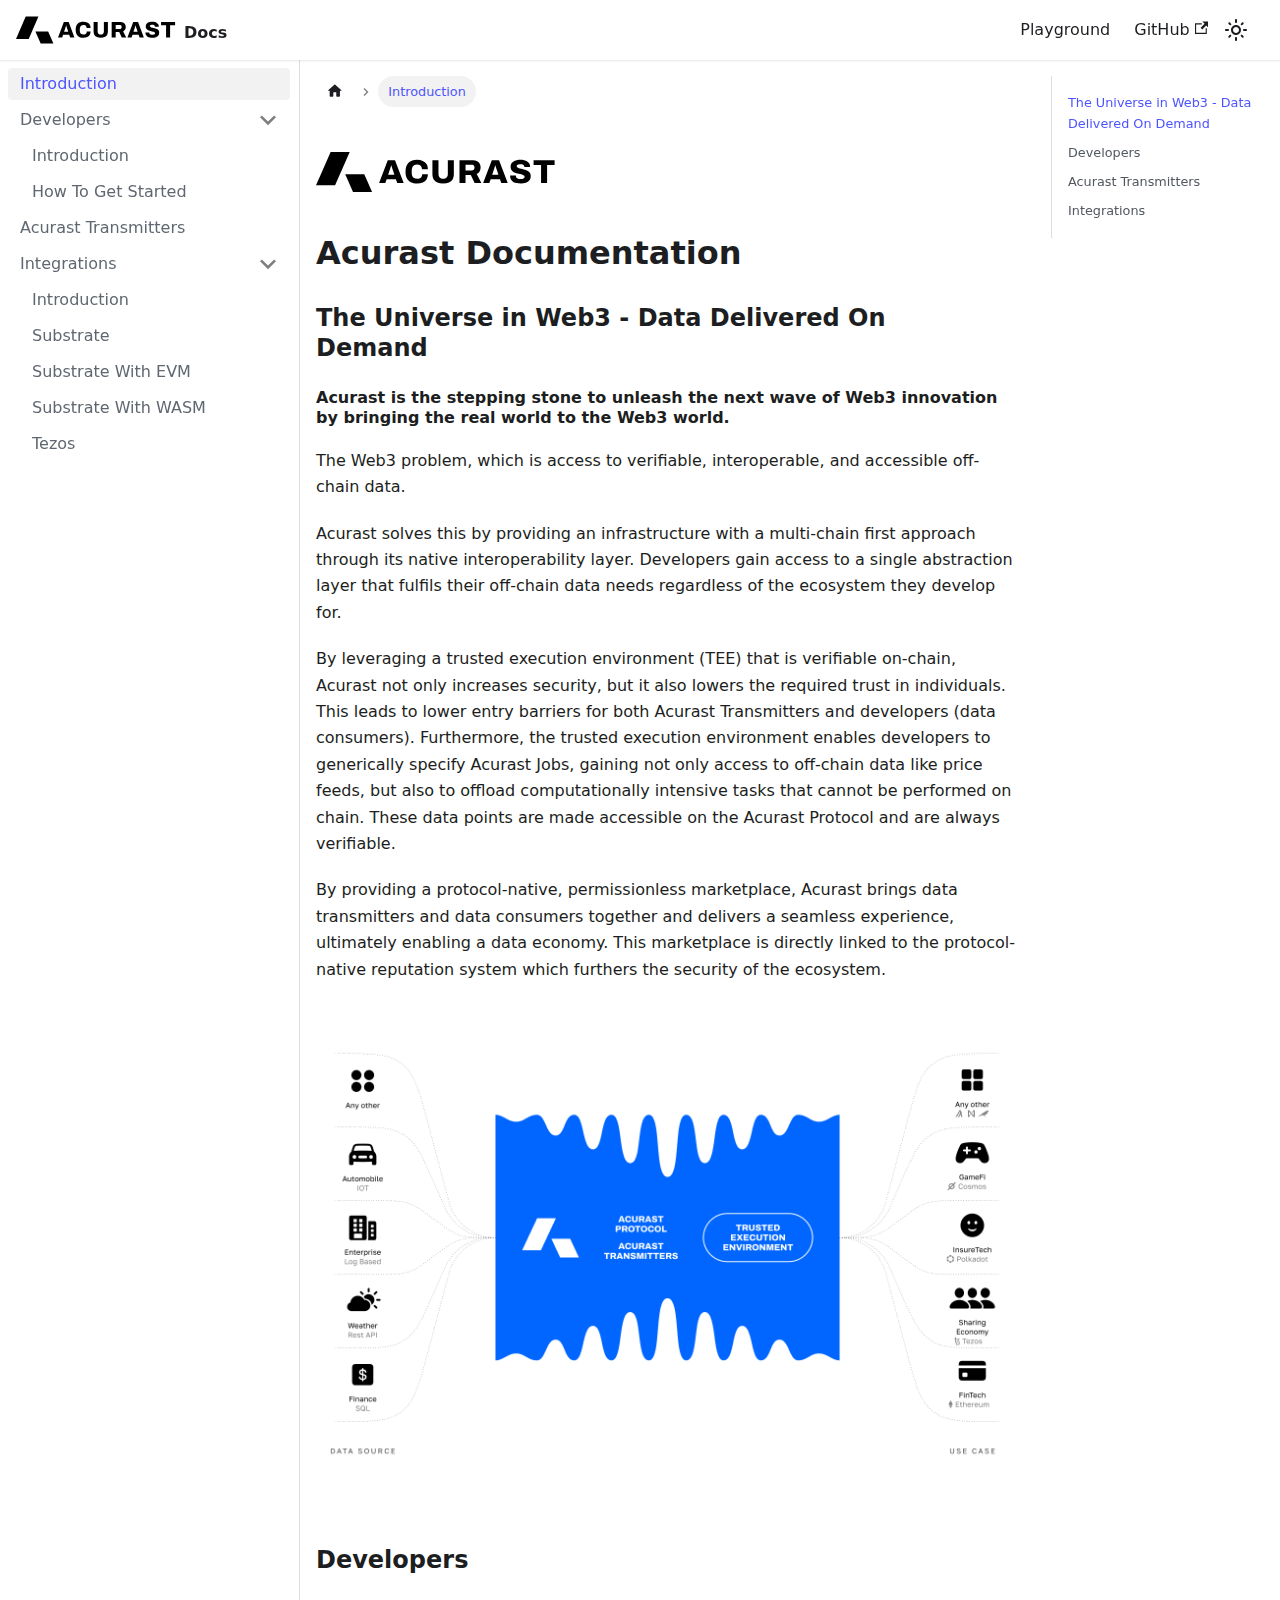
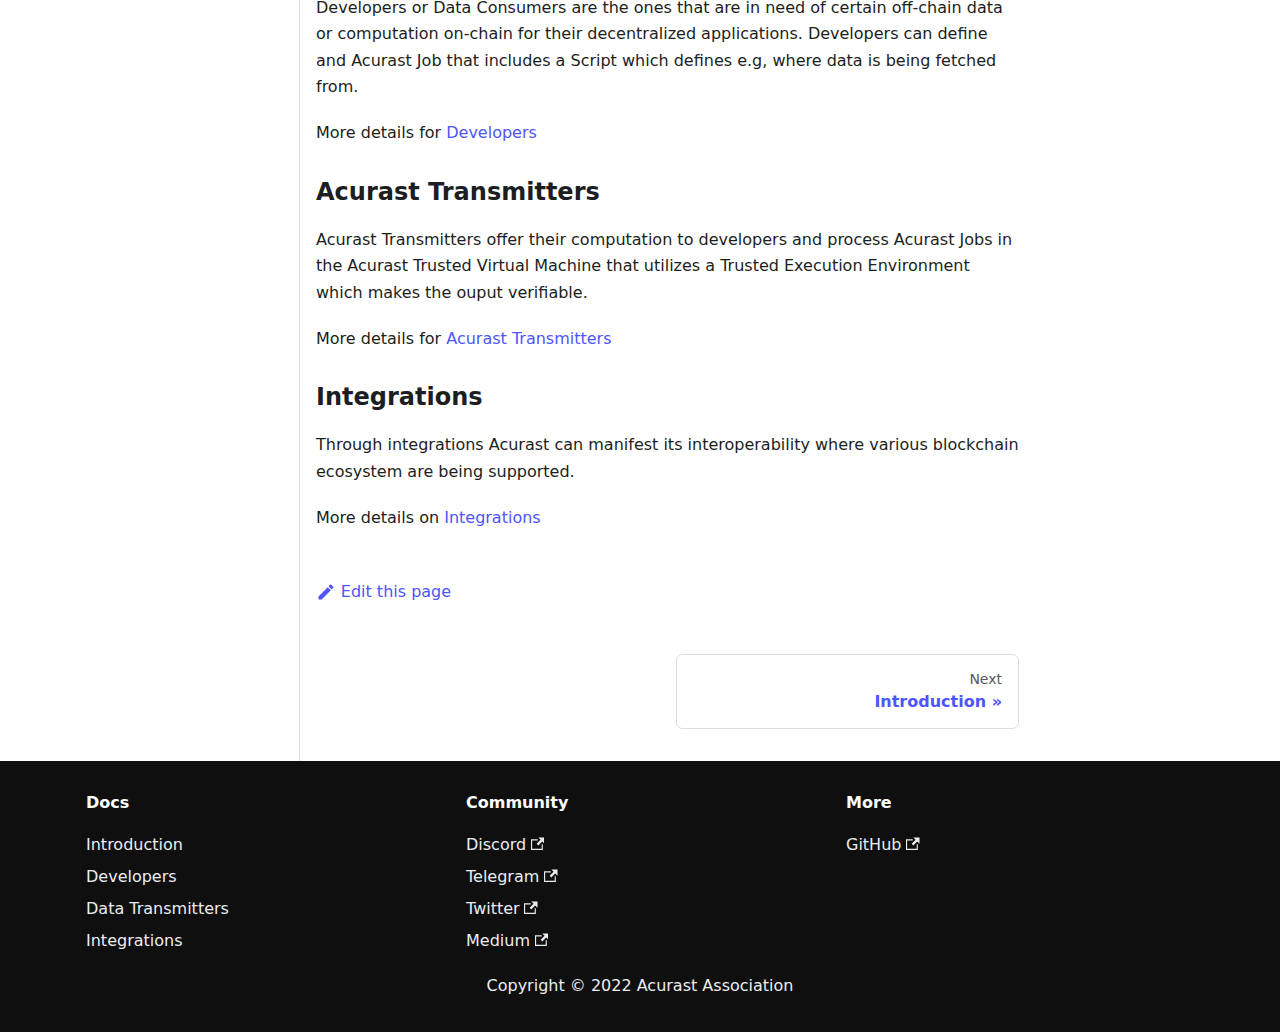
<file: index.html>
<!doctype html>
<html lang="en" dir="ltr" class="docs-wrapper docs-doc-page docs-version-current plugin-docs plugin-id-default docs-doc-id-introduction">
<head>
<meta charset="UTF-8">
<meta name="viewport" content="width=device-width,initial-scale=1">
<meta name="generator" content="Docusaurus v2.0.1">
<title data-rh="true">Introduction | Acurast Docs</title><meta data-rh="true" name="twitter:card" content="summary_large_image"><meta data-rh="true" property="og:image" content="https://docs.acurast.com/img/social-preview.png"><meta data-rh="true" name="twitter:image" content="https://docs.acurast.com/img/social-preview.png"><meta data-rh="true" property="og:url" content="https://docs.acurast.com/"><meta data-rh="true" name="docusaurus_locale" content="en"><meta data-rh="true" name="docsearch:language" content="en"><meta data-rh="true" name="docusaurus_version" content="current"><meta data-rh="true" name="docusaurus_tag" content="docs-default-current"><meta data-rh="true" name="docsearch:version" content="current"><meta data-rh="true" name="docsearch:docusaurus_tag" content="docs-default-current"><meta data-rh="true" property="og:title" content="Introduction | Acurast Docs"><meta data-rh="true" property="og:description" content="&lt;meta"><meta data-rh="true" name="description" content="Acurast Docs. The Universe in Web3 - Data Delivered On Demand."><link data-rh="true" rel="icon" href="/img/favicon.svg"><link data-rh="true" rel="canonical" href="https://docs.acurast.com/"><link data-rh="true" rel="alternate" href="https://docs.acurast.com/" hreflang="en"><link data-rh="true" rel="alternate" href="https://docs.acurast.com/" hreflang="x-default"><script data-rh="true">function maybeInsertBanner(){window.__DOCUSAURUS_INSERT_BASEURL_BANNER&&insertBanner()}function insertBanner(){var n=document.getElementById("docusaurus-base-url-issue-banner-container");if(n){n.innerHTML='\n<div id="docusaurus-base-url-issue-banner" style="border: thick solid red; background-color: rgb(255, 230, 179); margin: 20px; padding: 20px; font-size: 20px;">\n   <p style="font-weight: bold; font-size: 30px;">Your Docusaurus site did not load properly.</p>\n   <p>A very common reason is a wrong site <a href="https://docusaurus.io/docs/docusaurus.config.js/#baseurl" style="font-weight: bold;">baseUrl configuration</a>.</p>\n   <p>Current configured baseUrl = <span style="font-weight: bold; color: red;">/</span>  (default value)</p>\n   <p>We suggest trying baseUrl = <span id="docusaurus-base-url-issue-banner-suggestion-container" style="font-weight: bold; color: green;"></span></p>\n</div>\n';var e=document.getElementById("docusaurus-base-url-issue-banner-suggestion-container"),s=window.location.pathname,r="/"===s.substr(-1)?s:s+"/";e.innerHTML=r}}window.__DOCUSAURUS_INSERT_BASEURL_BANNER=!0,document.addEventListener("DOMContentLoaded",maybeInsertBanner)</script><link rel="stylesheet" href="/assets/css/styles.4d1afc74.css">
<link rel="preload" href="/assets/js/runtime~main.b77ec04c.js" as="script">
<link rel="preload" href="/assets/js/main.fc6194dc.js" as="script">
</head>
<body class="navigation-with-keyboard">
<script>!function(){function t(t){document.documentElement.setAttribute("data-theme",t)}var e=function(){var t=null;try{t=localStorage.getItem("theme")}catch(t){}return t}();t(null!==e?e:"light")}()</script><div id="__docusaurus">
<div id="docusaurus-base-url-issue-banner-container"></div><div role="region"><a href="#" class="skipToContent_fXgn">Skip to main content</a></div><nav class="navbar navbar--fixed-top"><div class="navbar__inner"><div class="navbar__items"><button aria-label="Navigation bar toggle" class="navbar__toggle clean-btn" type="button" tabindex="0"><svg width="30" height="30" viewBox="0 0 30 30" aria-hidden="true"><path stroke="currentColor" stroke-linecap="round" stroke-miterlimit="10" stroke-width="2" d="M4 7h22M4 15h22M4 23h22"></path></svg></button><a class="navbar__brand" href="/"><div class="navbar__logo"><img src="/img/acurast_logo_dark.svg" alt="Acurast" class="themedImage_ToTc themedImage--light_HNdA"><img src="/img/acurast_logo_light.svg" alt="Acurast" class="themedImage_ToTc themedImage--dark_i4oU"></div><b class="navbar__title text--truncate">Docs</b></a></div><div class="navbar__items navbar__items--right"><a class="navbar__item navbar__link" href="/playground/">Playground</a><a href="https://github.com/acurast/" target="_blank" rel="noopener noreferrer" class="navbar__item navbar__link">GitHub<svg width="13.5" height="13.5" aria-hidden="true" viewBox="0 0 24 24" class="iconExternalLink_nPIU"><path fill="currentColor" d="M21 13v10h-21v-19h12v2h-10v15h17v-8h2zm3-12h-10.988l4.035 4-6.977 7.07 2.828 2.828 6.977-7.07 4.125 4.172v-11z"></path></svg></a><div class="toggle_vylO colorModeToggle_DEke"><button class="clean-btn toggleButton_gllP toggleButtonDisabled_aARS" type="button" disabled="" title="Switch between dark and light mode (currently light mode)" aria-label="Switch between dark and light mode (currently light mode)"><svg viewBox="0 0 24 24" width="24" height="24" class="lightToggleIcon_pyhR"><path fill="currentColor" d="M12,9c1.65,0,3,1.35,3,3s-1.35,3-3,3s-3-1.35-3-3S10.35,9,12,9 M12,7c-2.76,0-5,2.24-5,5s2.24,5,5,5s5-2.24,5-5 S14.76,7,12,7L12,7z M2,13l2,0c0.55,0,1-0.45,1-1s-0.45-1-1-1l-2,0c-0.55,0-1,0.45-1,1S1.45,13,2,13z M20,13l2,0c0.55,0,1-0.45,1-1 s-0.45-1-1-1l-2,0c-0.55,0-1,0.45-1,1S19.45,13,20,13z M11,2v2c0,0.55,0.45,1,1,1s1-0.45,1-1V2c0-0.55-0.45-1-1-1S11,1.45,11,2z M11,20v2c0,0.55,0.45,1,1,1s1-0.45,1-1v-2c0-0.55-0.45-1-1-1C11.45,19,11,19.45,11,20z M5.99,4.58c-0.39-0.39-1.03-0.39-1.41,0 c-0.39,0.39-0.39,1.03,0,1.41l1.06,1.06c0.39,0.39,1.03,0.39,1.41,0s0.39-1.03,0-1.41L5.99,4.58z M18.36,16.95 c-0.39-0.39-1.03-0.39-1.41,0c-0.39,0.39-0.39,1.03,0,1.41l1.06,1.06c0.39,0.39,1.03,0.39,1.41,0c0.39-0.39,0.39-1.03,0-1.41 L18.36,16.95z M19.42,5.99c0.39-0.39,0.39-1.03,0-1.41c-0.39-0.39-1.03-0.39-1.41,0l-1.06,1.06c-0.39,0.39-0.39,1.03,0,1.41 s1.03,0.39,1.41,0L19.42,5.99z M7.05,18.36c0.39-0.39,0.39-1.03,0-1.41c-0.39-0.39-1.03-0.39-1.41,0l-1.06,1.06 c-0.39,0.39-0.39,1.03,0,1.41s1.03,0.39,1.41,0L7.05,18.36z"></path></svg><svg viewBox="0 0 24 24" width="24" height="24" class="darkToggleIcon_wfgR"><path fill="currentColor" d="M9.37,5.51C9.19,6.15,9.1,6.82,9.1,7.5c0,4.08,3.32,7.4,7.4,7.4c0.68,0,1.35-0.09,1.99-0.27C17.45,17.19,14.93,19,12,19 c-3.86,0-7-3.14-7-7C5,9.07,6.81,6.55,9.37,5.51z M12,3c-4.97,0-9,4.03-9,9s4.03,9,9,9s9-4.03,9-9c0-0.46-0.04-0.92-0.1-1.36 c-0.98,1.37-2.58,2.26-4.4,2.26c-2.98,0-5.4-2.42-5.4-5.4c0-1.81,0.89-3.42,2.26-4.4C12.92,3.04,12.46,3,12,3L12,3z"></path></svg></button></div><div class="searchBox_ZlJk"></div></div></div><div role="presentation" class="navbar-sidebar__backdrop"></div></nav><div class="main-wrapper mainWrapper_z2l0 docsWrapper_BCFX"><button aria-label="Scroll back to top" class="clean-btn theme-back-to-top-button backToTopButton_sjWU" type="button"></button><div class="docPage__5DB"><aside class="theme-doc-sidebar-container docSidebarContainer_b6E3"><div class="sidebar_njMd"><nav class="menu thin-scrollbar menu_SIkG"><ul class="theme-doc-sidebar-menu menu__list"><li class="theme-doc-sidebar-item-link theme-doc-sidebar-item-link-level-1 menu__list-item"><a class="menu__link menu__link--active" aria-current="page" href="/">Introduction</a></li><li class="theme-doc-sidebar-item-category theme-doc-sidebar-item-category-level-1 menu__list-item"><div class="menu__list-item-collapsible"><a class="menu__link menu__link--sublist menu__link--sublist-caret" aria-expanded="true" href="/developers/introduction">Developers</a></div><ul style="display:block;overflow:visible;height:auto" class="menu__list"><li class="theme-doc-sidebar-item-link theme-doc-sidebar-item-link-level-2 menu__list-item"><a class="menu__link" tabindex="0" href="/developers/introduction">Introduction</a></li><li class="theme-doc-sidebar-item-link theme-doc-sidebar-item-link-level-2 menu__list-item"><a class="menu__link" tabindex="0" href="/developers/get-started">How To Get Started</a></li></ul></li><li class="theme-doc-sidebar-item-link theme-doc-sidebar-item-link-level-1 menu__list-item"><a class="menu__link" href="/acurast-transmitters">Acurast Transmitters</a></li><li class="theme-doc-sidebar-item-category theme-doc-sidebar-item-category-level-1 menu__list-item"><div class="menu__list-item-collapsible"><a class="menu__link menu__link--sublist menu__link--sublist-caret" aria-expanded="true" href="/integrations/introduction">Integrations</a></div><ul style="display:block;overflow:visible;height:auto" class="menu__list"><li class="theme-doc-sidebar-item-link theme-doc-sidebar-item-link-level-2 menu__list-item"><a class="menu__link" tabindex="0" href="/integrations/introduction">Introduction</a></li><li class="theme-doc-sidebar-item-link theme-doc-sidebar-item-link-level-2 menu__list-item"><a class="menu__link" tabindex="0" href="/integrations/substrate">Substrate</a></li><li class="theme-doc-sidebar-item-link theme-doc-sidebar-item-link-level-2 menu__list-item"><a class="menu__link" tabindex="0" href="/integrations/substrate-evm">Substrate With EVM</a></li><li class="theme-doc-sidebar-item-link theme-doc-sidebar-item-link-level-2 menu__list-item"><a class="menu__link" tabindex="0" href="/integrations/substrate-wasm">Substrate With WASM</a></li><li class="theme-doc-sidebar-item-link theme-doc-sidebar-item-link-level-2 menu__list-item"><a class="menu__link" tabindex="0" href="/integrations/tezos">Tezos</a></li></ul></li></ul></nav></div></aside><main class="docMainContainer_gTbr"><div class="container padding-top--md padding-bottom--lg"><div class="row"><div class="col docItemCol_VOVn"><div class="docItemContainer_Djhp"><article><nav class="theme-doc-breadcrumbs breadcrumbsContainer_Z_bl" aria-label="Breadcrumbs"><ul class="breadcrumbs" itemscope="" itemtype="https://schema.org/BreadcrumbList"><li class="breadcrumbs__item"><a aria-label="Home page" class="breadcrumbs__link" href="/"><svg viewBox="0 0 24 24" class="breadcrumbHomeIcon_OVgt"><path d="M10 19v-5h4v5c0 .55.45 1 1 1h3c.55 0 1-.45 1-1v-7h1.7c.46 0 .68-.57.33-.87L12.67 3.6c-.38-.34-.96-.34-1.34 0l-8.36 7.53c-.34.3-.13.87.33.87H5v7c0 .55.45 1 1 1h3c.55 0 1-.45 1-1z" fill="currentColor"></path></svg></a></li><li itemscope="" itemprop="itemListElement" itemtype="https://schema.org/ListItem" class="breadcrumbs__item breadcrumbs__item--active"><span class="breadcrumbs__link" itemprop="name">Introduction</span><meta itemprop="position" content="1"></li></ul></nav><div class="tocCollapsible_ETCw theme-doc-toc-mobile tocMobile_ITEo"><button type="button" class="clean-btn tocCollapsibleButton_TO0P">On this page</button></div><div class="theme-doc-markdown markdown"><div class="padding-vert--md"></div><img src="/img/acurast_logo_dark.svg" class="themedImage_ToTc themedImage--light_HNdA" width="240px"><img src="/img/acurast_logo_light.svg" class="themedImage_ToTc themedImage--dark_i4oU" width="240px"><div class="padding-vert--md"></div><h1>Acurast Documentation</h1><h3 class="anchor anchorWithStickyNavbar_LWe7" id="the-universe-in-web3---data-delivered-on-demand">The Universe in Web3 - Data Delivered On Demand<a class="hash-link" href="#the-universe-in-web3---data-delivered-on-demand" title="Direct link to heading">​</a></h3><h4 class="anchor anchorWithStickyNavbar_LWe7" id="introduction">Acurast is the stepping stone to unleash the next wave of Web3 innovation by bringing the real world to the Web3 world.<a class="hash-link" href="#introduction" title="Direct link to heading">​</a></h4><p>The Web3 problem, which is access to verifiable, interoperable, and accessible off-chain data.</p><p>Acurast solves this by providing an infrastructure with a multi-chain first approach through its native interoperability layer. Developers gain access to a single abstraction layer that fulfils their off-chain data needs regardless of the ecosystem they develop for.</p><p>By leveraging a trusted execution environment (TEE) that is verifiable on-chain, Acurast not only increases security, but it also lowers the required trust in individuals. This leads to lower entry barriers for both Acurast Transmitters and developers (data consumers).
Furthermore, the trusted execution environment enables developers to generically specify Acurast Jobs, gaining not only access to off-chain data like price feeds, but also to offload computationally intensive tasks that cannot be performed on chain. These data points are made accessible on the Acurast Protocol and are always verifiable.</p><p>By providing a protocol-native, permissionless marketplace, Acurast brings data transmitters and data consumers together and delivers a seamless experience, ultimately enabling a data economy. This marketplace is directly linked to the protocol-native reputation system which furthers the security of the ecosystem.</p><div class="padding-vert--md"></div><img src="/img/acurast-overview.png" alt="Docusaurus themed image" class="themedImage_ToTc themedImage--light_HNdA"><img src="/img/acurast-overview_dark.png" alt="Docusaurus themed image" class="themedImage_ToTc themedImage--dark_i4oU"><div class="padding-vert--md"></div><h3 class="anchor anchorWithStickyNavbar_LWe7" id="developers">Developers<a class="hash-link" href="#developers" title="Direct link to heading">​</a></h3><p>Developers or Data Consumers are the ones that are in need of certain off-chain data or computation on-chain for their decentralized applications. Developers can define and Acurast Job that includes a Script which defines e.g, where data is being fetched from.</p><p>More details for <a href="/developers/introduction">Developers</a></p><h3 class="anchor anchorWithStickyNavbar_LWe7" id="acurast-transmitters">Acurast Transmitters<a class="hash-link" href="#acurast-transmitters" title="Direct link to heading">​</a></h3><p>Acurast Transmitters offer their computation to developers and process Acurast Jobs in the Acurast Trusted Virtual Machine that utilizes a Trusted Execution Environment which makes the ouput verifiable.</p><p>More details for <a href="/acurast-transmitters/">Acurast Transmitters</a></p><h3 class="anchor anchorWithStickyNavbar_LWe7" id="integrations">Integrations<a class="hash-link" href="#integrations" title="Direct link to heading">​</a></h3><p>Through integrations Acurast can manifest its interoperability where various blockchain ecosystem are being supported.</p><p>More details on <a href="/integrations/substrate">Integrations</a></p></div><footer class="theme-doc-footer docusaurus-mt-lg"><div class="theme-doc-footer-edit-meta-row row"><div class="col"><a href="https://github.com/acurast/acurast-docs/docs/introduction.mdx" target="_blank" rel="noreferrer noopener" class="theme-edit-this-page"><svg fill="currentColor" height="20" width="20" viewBox="0 0 40 40" class="iconEdit_Z9Sw" aria-hidden="true"><g><path d="m34.5 11.7l-3 3.1-6.3-6.3 3.1-3q0.5-0.5 1.2-0.5t1.1 0.5l3.9 3.9q0.5 0.4 0.5 1.1t-0.5 1.2z m-29.5 17.1l18.4-18.5 6.3 6.3-18.4 18.4h-6.3v-6.2z"></path></g></svg>Edit this page</a></div><div class="col lastUpdated_vwxv"></div></div></footer></article><nav class="pagination-nav docusaurus-mt-lg" aria-label="Docs pages navigation"><a class="pagination-nav__link pagination-nav__link--next" href="/developers/introduction"><div class="pagination-nav__sublabel">Next</div><div class="pagination-nav__label">Introduction</div></a></nav></div></div><div class="col col--3"><div class="tableOfContents_bqdL thin-scrollbar theme-doc-toc-desktop"><ul class="table-of-contents table-of-contents__left-border"><li><a href="#the-universe-in-web3---data-delivered-on-demand" class="table-of-contents__link toc-highlight">The Universe in Web3 - Data Delivered On Demand</a></li><li><a href="#developers" class="table-of-contents__link toc-highlight">Developers</a></li><li><a href="#acurast-transmitters" class="table-of-contents__link toc-highlight">Acurast Transmitters</a></li><li><a href="#integrations" class="table-of-contents__link toc-highlight">Integrations</a></li></ul></div></div></div></div></main></div></div><footer class="footer footer--dark"><div class="container container-fluid"><div class="row footer__links"><div class="col footer__col"><div class="footer__title">Docs</div><ul class="footer__items clean-list"><li class="footer__item"><a class="footer__link-item" href="/">Introduction</a></li><li class="footer__item"><a class="footer__link-item" href="/developers/introduction">Developers</a></li><li class="footer__item"><a class="footer__link-item" href="/acurast-transmitters">Data Transmitters</a></li><li class="footer__item"><a class="footer__link-item" href="/integrations/introduction">Integrations</a></li></ul></div><div class="col footer__col"><div class="footer__title">Community</div><ul class="footer__items clean-list"><li class="footer__item"><a href="https://discord.gg/wqgC6b6aKe" target="_blank" rel="noopener noreferrer" class="footer__link-item">Discord<svg width="13.5" height="13.5" aria-hidden="true" viewBox="0 0 24 24" class="iconExternalLink_nPIU"><path fill="currentColor" d="M21 13v10h-21v-19h12v2h-10v15h17v-8h2zm3-12h-10.988l4.035 4-6.977 7.07 2.828 2.828 6.977-7.07 4.125 4.172v-11z"></path></svg></a></li><li class="footer__item"><a href="https://t.me/acurastnetwork" target="_blank" rel="noopener noreferrer" class="footer__link-item">Telegram<svg width="13.5" height="13.5" aria-hidden="true" viewBox="0 0 24 24" class="iconExternalLink_nPIU"><path fill="currentColor" d="M21 13v10h-21v-19h12v2h-10v15h17v-8h2zm3-12h-10.988l4.035 4-6.977 7.07 2.828 2.828 6.977-7.07 4.125 4.172v-11z"></path></svg></a></li><li class="footer__item"><a href="https://twitter.com/acurastnetwork" target="_blank" rel="noopener noreferrer" class="footer__link-item">Twitter<svg width="13.5" height="13.5" aria-hidden="true" viewBox="0 0 24 24" class="iconExternalLink_nPIU"><path fill="currentColor" d="M21 13v10h-21v-19h12v2h-10v15h17v-8h2zm3-12h-10.988l4.035 4-6.977 7.07 2.828 2.828 6.977-7.07 4.125 4.172v-11z"></path></svg></a></li><li class="footer__item"><a href="https://acurast.medium.com/" target="_blank" rel="noopener noreferrer" class="footer__link-item">Medium<svg width="13.5" height="13.5" aria-hidden="true" viewBox="0 0 24 24" class="iconExternalLink_nPIU"><path fill="currentColor" d="M21 13v10h-21v-19h12v2h-10v15h17v-8h2zm3-12h-10.988l4.035 4-6.977 7.07 2.828 2.828 6.977-7.07 4.125 4.172v-11z"></path></svg></a></li></ul></div><div class="col footer__col"><div class="footer__title">More</div><ul class="footer__items clean-list"><li class="footer__item"><a href="https://github.com/acurast/" target="_blank" rel="noopener noreferrer" class="footer__link-item">GitHub<svg width="13.5" height="13.5" aria-hidden="true" viewBox="0 0 24 24" class="iconExternalLink_nPIU"><path fill="currentColor" d="M21 13v10h-21v-19h12v2h-10v15h17v-8h2zm3-12h-10.988l4.035 4-6.977 7.07 2.828 2.828 6.977-7.07 4.125 4.172v-11z"></path></svg></a></li></ul></div></div><div class="footer__bottom text--center"><div class="footer__copyright">Copyright © 2022 Acurast Association</div></div></div></footer></div>
<script src="/assets/js/runtime~main.b77ec04c.js"></script>
<script src="/assets/js/main.fc6194dc.js"></script>
</body>
</html>
</file>
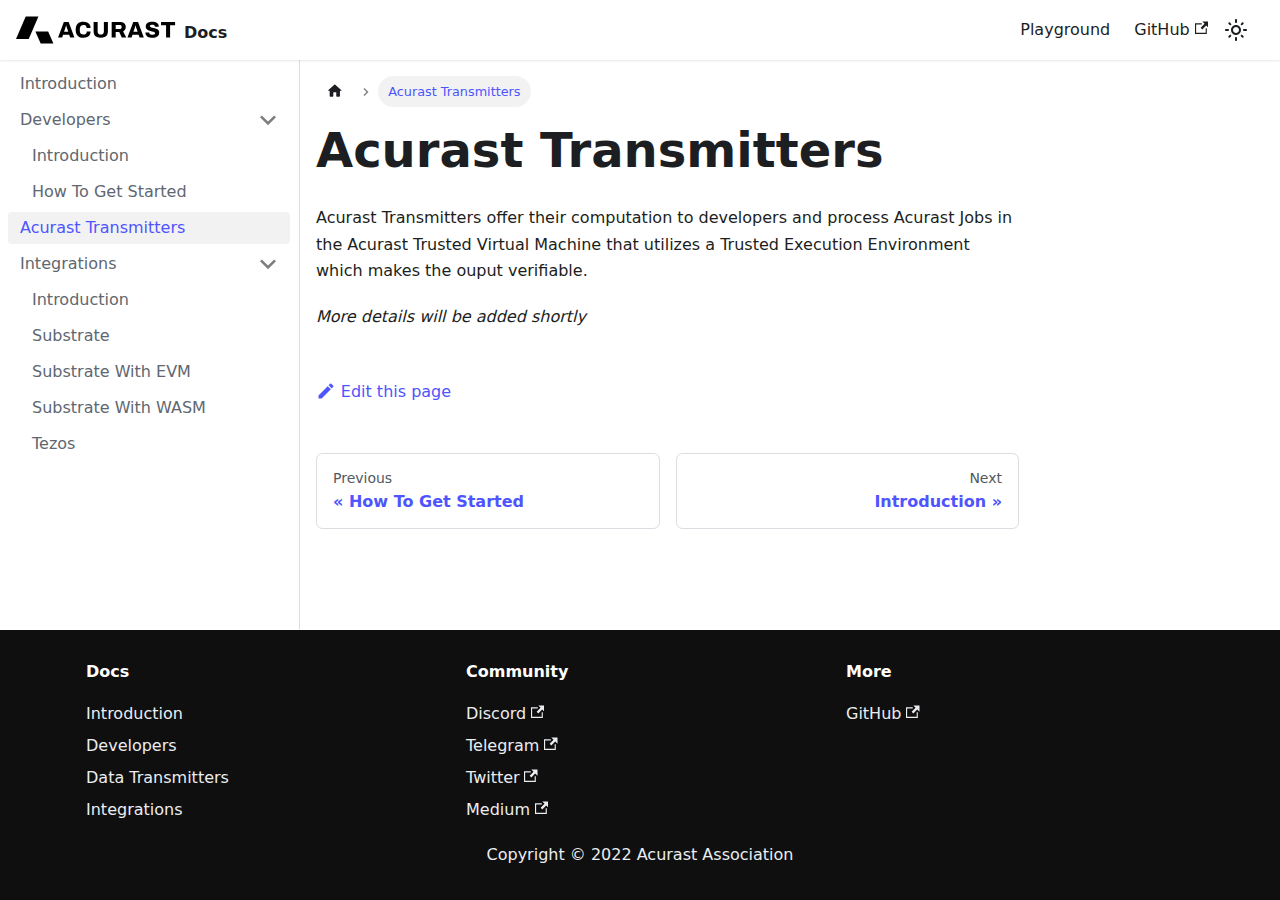
<file: acurast-transmitters/index.html>
<!doctype html>
<html lang="en" dir="ltr" class="docs-wrapper docs-doc-page docs-version-current plugin-docs plugin-id-default docs-doc-id-acurast-transmitters">
<head>
<meta charset="UTF-8">
<meta name="viewport" content="width=device-width,initial-scale=1">
<meta name="generator" content="Docusaurus v2.0.1">
<title data-rh="true">Acurast Transmitters | Acurast Docs</title><meta data-rh="true" name="twitter:card" content="summary_large_image"><meta data-rh="true" property="og:image" content="https://docs.acurast.com/img/social-preview.png"><meta data-rh="true" name="twitter:image" content="https://docs.acurast.com/img/social-preview.png"><meta data-rh="true" property="og:url" content="https://docs.acurast.com/acurast-transmitters"><meta data-rh="true" name="docusaurus_locale" content="en"><meta data-rh="true" name="docsearch:language" content="en"><meta data-rh="true" name="docusaurus_version" content="current"><meta data-rh="true" name="docusaurus_tag" content="docs-default-current"><meta data-rh="true" name="docsearch:version" content="current"><meta data-rh="true" name="docsearch:docusaurus_tag" content="docs-default-current"><meta data-rh="true" property="og:title" content="Acurast Transmitters | Acurast Docs"><meta data-rh="true" name="description" content="Acurast Transmitters offer their computation to developers and process Acurast Jobs in the Acurast Trusted Virtual Machine that utilizes a Trusted Execution Environment which makes the ouput verifiable."><meta data-rh="true" property="og:description" content="Acurast Transmitters offer their computation to developers and process Acurast Jobs in the Acurast Trusted Virtual Machine that utilizes a Trusted Execution Environment which makes the ouput verifiable."><link data-rh="true" rel="icon" href="/img/favicon.svg"><link data-rh="true" rel="canonical" href="https://docs.acurast.com/acurast-transmitters"><link data-rh="true" rel="alternate" href="https://docs.acurast.com/acurast-transmitters" hreflang="en"><link data-rh="true" rel="alternate" href="https://docs.acurast.com/acurast-transmitters" hreflang="x-default"><link rel="stylesheet" href="/assets/css/styles.4d1afc74.css">
<link rel="preload" href="/assets/js/runtime~main.b77ec04c.js" as="script">
<link rel="preload" href="/assets/js/main.fc6194dc.js" as="script">
</head>
<body class="navigation-with-keyboard">
<script>!function(){function t(t){document.documentElement.setAttribute("data-theme",t)}var e=function(){var t=null;try{t=localStorage.getItem("theme")}catch(t){}return t}();t(null!==e?e:"light")}()</script><div id="__docusaurus">
<div role="region"><a href="#" class="skipToContent_fXgn">Skip to main content</a></div><nav class="navbar navbar--fixed-top"><div class="navbar__inner"><div class="navbar__items"><button aria-label="Navigation bar toggle" class="navbar__toggle clean-btn" type="button" tabindex="0"><svg width="30" height="30" viewBox="0 0 30 30" aria-hidden="true"><path stroke="currentColor" stroke-linecap="round" stroke-miterlimit="10" stroke-width="2" d="M4 7h22M4 15h22M4 23h22"></path></svg></button><a class="navbar__brand" href="/"><div class="navbar__logo"><img src="/img/acurast_logo_dark.svg" alt="Acurast" class="themedImage_ToTc themedImage--light_HNdA"><img src="/img/acurast_logo_light.svg" alt="Acurast" class="themedImage_ToTc themedImage--dark_i4oU"></div><b class="navbar__title text--truncate">Docs</b></a></div><div class="navbar__items navbar__items--right"><a class="navbar__item navbar__link" href="/playground/">Playground</a><a href="https://github.com/acurast/" target="_blank" rel="noopener noreferrer" class="navbar__item navbar__link">GitHub<svg width="13.5" height="13.5" aria-hidden="true" viewBox="0 0 24 24" class="iconExternalLink_nPIU"><path fill="currentColor" d="M21 13v10h-21v-19h12v2h-10v15h17v-8h2zm3-12h-10.988l4.035 4-6.977 7.07 2.828 2.828 6.977-7.07 4.125 4.172v-11z"></path></svg></a><div class="toggle_vylO colorModeToggle_DEke"><button class="clean-btn toggleButton_gllP toggleButtonDisabled_aARS" type="button" disabled="" title="Switch between dark and light mode (currently light mode)" aria-label="Switch between dark and light mode (currently light mode)"><svg viewBox="0 0 24 24" width="24" height="24" class="lightToggleIcon_pyhR"><path fill="currentColor" d="M12,9c1.65,0,3,1.35,3,3s-1.35,3-3,3s-3-1.35-3-3S10.35,9,12,9 M12,7c-2.76,0-5,2.24-5,5s2.24,5,5,5s5-2.24,5-5 S14.76,7,12,7L12,7z M2,13l2,0c0.55,0,1-0.45,1-1s-0.45-1-1-1l-2,0c-0.55,0-1,0.45-1,1S1.45,13,2,13z M20,13l2,0c0.55,0,1-0.45,1-1 s-0.45-1-1-1l-2,0c-0.55,0-1,0.45-1,1S19.45,13,20,13z M11,2v2c0,0.55,0.45,1,1,1s1-0.45,1-1V2c0-0.55-0.45-1-1-1S11,1.45,11,2z M11,20v2c0,0.55,0.45,1,1,1s1-0.45,1-1v-2c0-0.55-0.45-1-1-1C11.45,19,11,19.45,11,20z M5.99,4.58c-0.39-0.39-1.03-0.39-1.41,0 c-0.39,0.39-0.39,1.03,0,1.41l1.06,1.06c0.39,0.39,1.03,0.39,1.41,0s0.39-1.03,0-1.41L5.99,4.58z M18.36,16.95 c-0.39-0.39-1.03-0.39-1.41,0c-0.39,0.39-0.39,1.03,0,1.41l1.06,1.06c0.39,0.39,1.03,0.39,1.41,0c0.39-0.39,0.39-1.03,0-1.41 L18.36,16.95z M19.42,5.99c0.39-0.39,0.39-1.03,0-1.41c-0.39-0.39-1.03-0.39-1.41,0l-1.06,1.06c-0.39,0.39-0.39,1.03,0,1.41 s1.03,0.39,1.41,0L19.42,5.99z M7.05,18.36c0.39-0.39,0.39-1.03,0-1.41c-0.39-0.39-1.03-0.39-1.41,0l-1.06,1.06 c-0.39,0.39-0.39,1.03,0,1.41s1.03,0.39,1.41,0L7.05,18.36z"></path></svg><svg viewBox="0 0 24 24" width="24" height="24" class="darkToggleIcon_wfgR"><path fill="currentColor" d="M9.37,5.51C9.19,6.15,9.1,6.82,9.1,7.5c0,4.08,3.32,7.4,7.4,7.4c0.68,0,1.35-0.09,1.99-0.27C17.45,17.19,14.93,19,12,19 c-3.86,0-7-3.14-7-7C5,9.07,6.81,6.55,9.37,5.51z M12,3c-4.97,0-9,4.03-9,9s4.03,9,9,9s9-4.03,9-9c0-0.46-0.04-0.92-0.1-1.36 c-0.98,1.37-2.58,2.26-4.4,2.26c-2.98,0-5.4-2.42-5.4-5.4c0-1.81,0.89-3.42,2.26-4.4C12.92,3.04,12.46,3,12,3L12,3z"></path></svg></button></div><div class="searchBox_ZlJk"></div></div></div><div role="presentation" class="navbar-sidebar__backdrop"></div></nav><div class="main-wrapper mainWrapper_z2l0 docsWrapper_BCFX"><button aria-label="Scroll back to top" class="clean-btn theme-back-to-top-button backToTopButton_sjWU" type="button"></button><div class="docPage__5DB"><aside class="theme-doc-sidebar-container docSidebarContainer_b6E3"><div class="sidebar_njMd"><nav class="menu thin-scrollbar menu_SIkG"><ul class="theme-doc-sidebar-menu menu__list"><li class="theme-doc-sidebar-item-link theme-doc-sidebar-item-link-level-1 menu__list-item"><a class="menu__link" href="/">Introduction</a></li><li class="theme-doc-sidebar-item-category theme-doc-sidebar-item-category-level-1 menu__list-item"><div class="menu__list-item-collapsible"><a class="menu__link menu__link--sublist menu__link--sublist-caret" aria-expanded="true" href="/developers/introduction">Developers</a></div><ul style="display:block;overflow:visible;height:auto" class="menu__list"><li class="theme-doc-sidebar-item-link theme-doc-sidebar-item-link-level-2 menu__list-item"><a class="menu__link" tabindex="0" href="/developers/introduction">Introduction</a></li><li class="theme-doc-sidebar-item-link theme-doc-sidebar-item-link-level-2 menu__list-item"><a class="menu__link" tabindex="0" href="/developers/get-started">How To Get Started</a></li></ul></li><li class="theme-doc-sidebar-item-link theme-doc-sidebar-item-link-level-1 menu__list-item"><a class="menu__link menu__link--active" aria-current="page" href="/acurast-transmitters">Acurast Transmitters</a></li><li class="theme-doc-sidebar-item-category theme-doc-sidebar-item-category-level-1 menu__list-item"><div class="menu__list-item-collapsible"><a class="menu__link menu__link--sublist menu__link--sublist-caret" aria-expanded="true" href="/integrations/introduction">Integrations</a></div><ul style="display:block;overflow:visible;height:auto" class="menu__list"><li class="theme-doc-sidebar-item-link theme-doc-sidebar-item-link-level-2 menu__list-item"><a class="menu__link" tabindex="0" href="/integrations/introduction">Introduction</a></li><li class="theme-doc-sidebar-item-link theme-doc-sidebar-item-link-level-2 menu__list-item"><a class="menu__link" tabindex="0" href="/integrations/substrate">Substrate</a></li><li class="theme-doc-sidebar-item-link theme-doc-sidebar-item-link-level-2 menu__list-item"><a class="menu__link" tabindex="0" href="/integrations/substrate-evm">Substrate With EVM</a></li><li class="theme-doc-sidebar-item-link theme-doc-sidebar-item-link-level-2 menu__list-item"><a class="menu__link" tabindex="0" href="/integrations/substrate-wasm">Substrate With WASM</a></li><li class="theme-doc-sidebar-item-link theme-doc-sidebar-item-link-level-2 menu__list-item"><a class="menu__link" tabindex="0" href="/integrations/tezos">Tezos</a></li></ul></li></ul></nav></div></aside><main class="docMainContainer_gTbr"><div class="container padding-top--md padding-bottom--lg"><div class="row"><div class="col docItemCol_VOVn"><div class="docItemContainer_Djhp"><article><nav class="theme-doc-breadcrumbs breadcrumbsContainer_Z_bl" aria-label="Breadcrumbs"><ul class="breadcrumbs" itemscope="" itemtype="https://schema.org/BreadcrumbList"><li class="breadcrumbs__item"><a aria-label="Home page" class="breadcrumbs__link" href="/"><svg viewBox="0 0 24 24" class="breadcrumbHomeIcon_OVgt"><path d="M10 19v-5h4v5c0 .55.45 1 1 1h3c.55 0 1-.45 1-1v-7h1.7c.46 0 .68-.57.33-.87L12.67 3.6c-.38-.34-.96-.34-1.34 0l-8.36 7.53c-.34.3-.13.87.33.87H5v7c0 .55.45 1 1 1h3c.55 0 1-.45 1-1z" fill="currentColor"></path></svg></a></li><li itemscope="" itemprop="itemListElement" itemtype="https://schema.org/ListItem" class="breadcrumbs__item breadcrumbs__item--active"><span class="breadcrumbs__link" itemprop="name">Acurast Transmitters</span><meta itemprop="position" content="1"></li></ul></nav><div class="theme-doc-markdown markdown"><header><h1>Acurast Transmitters</h1></header><p>Acurast Transmitters offer their computation to developers and process Acurast Jobs in the Acurast Trusted Virtual Machine that utilizes a Trusted Execution Environment which makes the ouput verifiable.</p><p><em>More details will be added shortly</em></p></div><footer class="theme-doc-footer docusaurus-mt-lg"><div class="theme-doc-footer-edit-meta-row row"><div class="col"><a href="https://github.com/acurast/acurast-docs/docs/acurast-transmitters.mdx" target="_blank" rel="noreferrer noopener" class="theme-edit-this-page"><svg fill="currentColor" height="20" width="20" viewBox="0 0 40 40" class="iconEdit_Z9Sw" aria-hidden="true"><g><path d="m34.5 11.7l-3 3.1-6.3-6.3 3.1-3q0.5-0.5 1.2-0.5t1.1 0.5l3.9 3.9q0.5 0.4 0.5 1.1t-0.5 1.2z m-29.5 17.1l18.4-18.5 6.3 6.3-18.4 18.4h-6.3v-6.2z"></path></g></svg>Edit this page</a></div><div class="col lastUpdated_vwxv"></div></div></footer></article><nav class="pagination-nav docusaurus-mt-lg" aria-label="Docs pages navigation"><a class="pagination-nav__link pagination-nav__link--prev" href="/developers/get-started"><div class="pagination-nav__sublabel">Previous</div><div class="pagination-nav__label">How To Get Started</div></a><a class="pagination-nav__link pagination-nav__link--next" href="/integrations/introduction"><div class="pagination-nav__sublabel">Next</div><div class="pagination-nav__label">Introduction</div></a></nav></div></div></div></div></main></div></div><footer class="footer footer--dark"><div class="container container-fluid"><div class="row footer__links"><div class="col footer__col"><div class="footer__title">Docs</div><ul class="footer__items clean-list"><li class="footer__item"><a class="footer__link-item" href="/">Introduction</a></li><li class="footer__item"><a class="footer__link-item" href="/developers/introduction">Developers</a></li><li class="footer__item"><a class="footer__link-item" href="/acurast-transmitters">Data Transmitters</a></li><li class="footer__item"><a class="footer__link-item" href="/integrations/introduction">Integrations</a></li></ul></div><div class="col footer__col"><div class="footer__title">Community</div><ul class="footer__items clean-list"><li class="footer__item"><a href="https://discord.gg/wqgC6b6aKe" target="_blank" rel="noopener noreferrer" class="footer__link-item">Discord<svg width="13.5" height="13.5" aria-hidden="true" viewBox="0 0 24 24" class="iconExternalLink_nPIU"><path fill="currentColor" d="M21 13v10h-21v-19h12v2h-10v15h17v-8h2zm3-12h-10.988l4.035 4-6.977 7.07 2.828 2.828 6.977-7.07 4.125 4.172v-11z"></path></svg></a></li><li class="footer__item"><a href="https://t.me/acurastnetwork" target="_blank" rel="noopener noreferrer" class="footer__link-item">Telegram<svg width="13.5" height="13.5" aria-hidden="true" viewBox="0 0 24 24" class="iconExternalLink_nPIU"><path fill="currentColor" d="M21 13v10h-21v-19h12v2h-10v15h17v-8h2zm3-12h-10.988l4.035 4-6.977 7.07 2.828 2.828 6.977-7.07 4.125 4.172v-11z"></path></svg></a></li><li class="footer__item"><a href="https://twitter.com/acurastnetwork" target="_blank" rel="noopener noreferrer" class="footer__link-item">Twitter<svg width="13.5" height="13.5" aria-hidden="true" viewBox="0 0 24 24" class="iconExternalLink_nPIU"><path fill="currentColor" d="M21 13v10h-21v-19h12v2h-10v15h17v-8h2zm3-12h-10.988l4.035 4-6.977 7.07 2.828 2.828 6.977-7.07 4.125 4.172v-11z"></path></svg></a></li><li class="footer__item"><a href="https://acurast.medium.com/" target="_blank" rel="noopener noreferrer" class="footer__link-item">Medium<svg width="13.5" height="13.5" aria-hidden="true" viewBox="0 0 24 24" class="iconExternalLink_nPIU"><path fill="currentColor" d="M21 13v10h-21v-19h12v2h-10v15h17v-8h2zm3-12h-10.988l4.035 4-6.977 7.07 2.828 2.828 6.977-7.07 4.125 4.172v-11z"></path></svg></a></li></ul></div><div class="col footer__col"><div class="footer__title">More</div><ul class="footer__items clean-list"><li class="footer__item"><a href="https://github.com/acurast/" target="_blank" rel="noopener noreferrer" class="footer__link-item">GitHub<svg width="13.5" height="13.5" aria-hidden="true" viewBox="0 0 24 24" class="iconExternalLink_nPIU"><path fill="currentColor" d="M21 13v10h-21v-19h12v2h-10v15h17v-8h2zm3-12h-10.988l4.035 4-6.977 7.07 2.828 2.828 6.977-7.07 4.125 4.172v-11z"></path></svg></a></li></ul></div></div><div class="footer__bottom text--center"><div class="footer__copyright">Copyright © 2022 Acurast Association</div></div></div></footer></div>
<script src="/assets/js/runtime~main.b77ec04c.js"></script>
<script src="/assets/js/main.fc6194dc.js"></script>
</body>
</html>
</file>
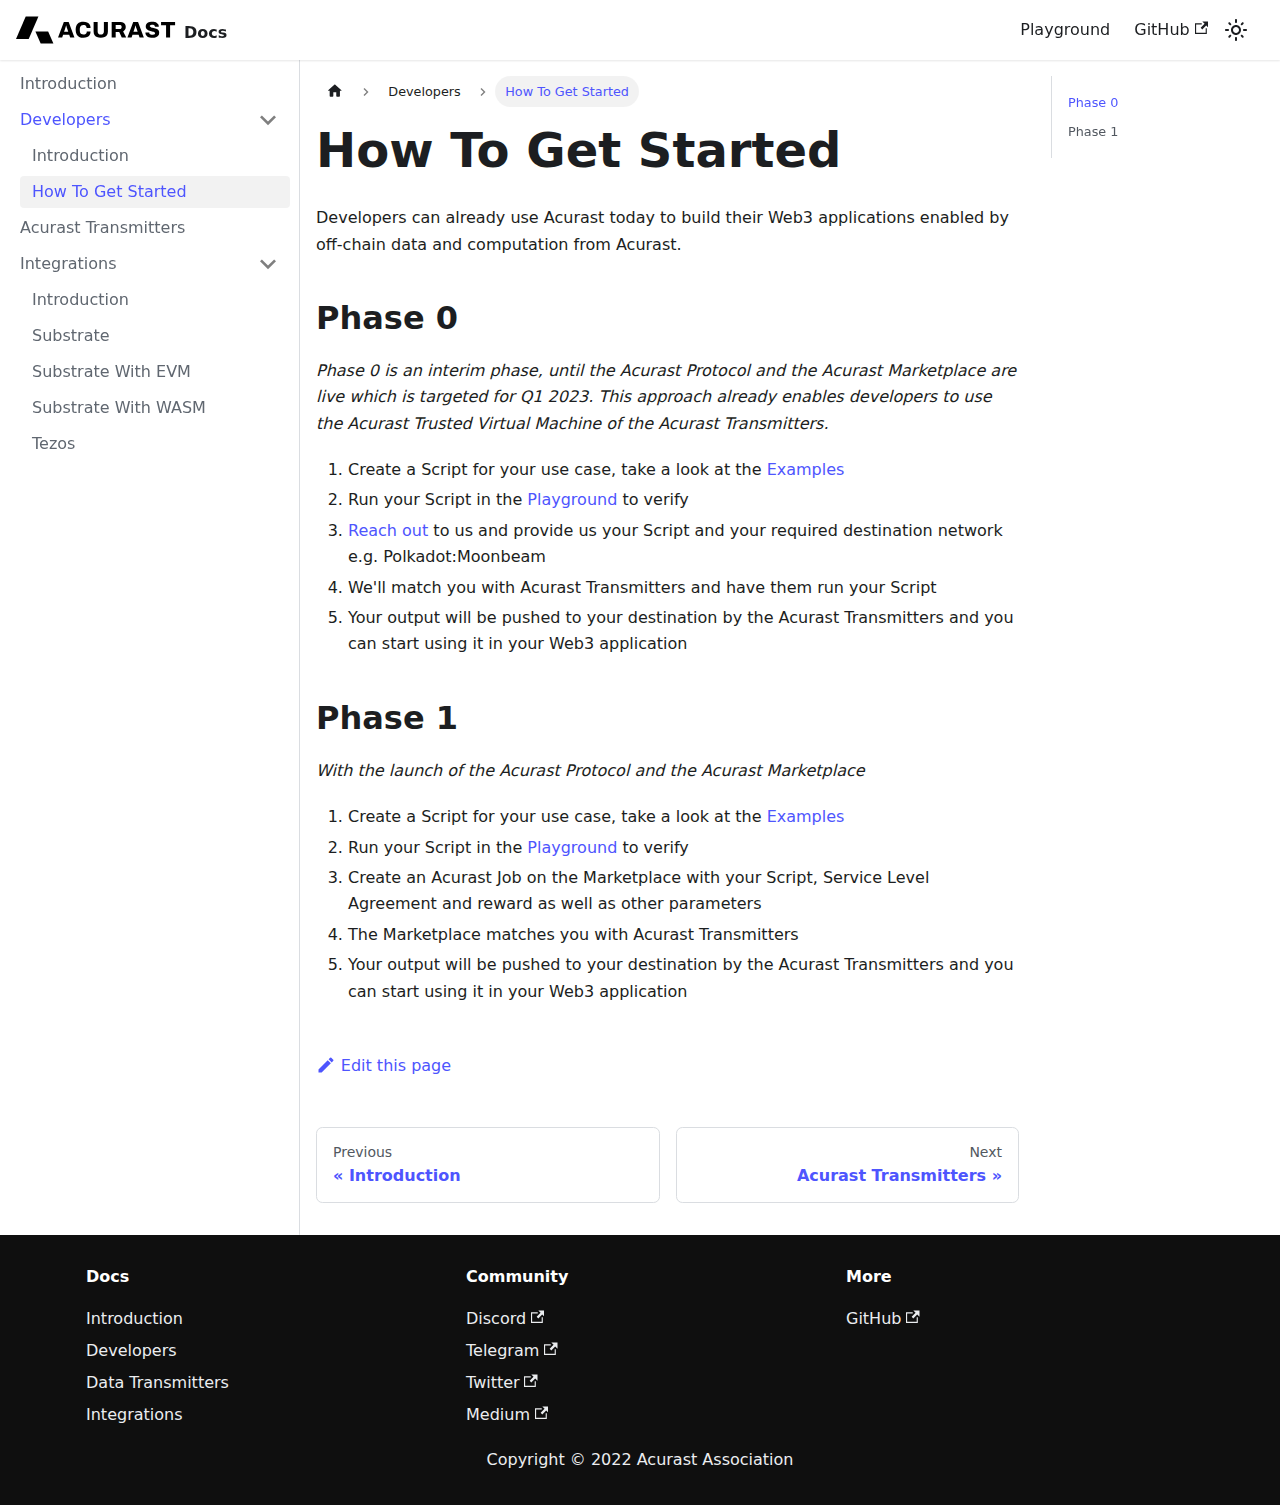
<file: developers/get-started/index.html>
<!doctype html>
<html lang="en" dir="ltr" class="docs-wrapper docs-doc-page docs-version-current plugin-docs plugin-id-default docs-doc-id-developers/get-started">
<head>
<meta charset="UTF-8">
<meta name="viewport" content="width=device-width,initial-scale=1">
<meta name="generator" content="Docusaurus v2.0.1">
<title data-rh="true">How To Get Started | Acurast Docs</title><meta data-rh="true" name="twitter:card" content="summary_large_image"><meta data-rh="true" property="og:image" content="https://docs.acurast.com/img/social-preview.png"><meta data-rh="true" name="twitter:image" content="https://docs.acurast.com/img/social-preview.png"><meta data-rh="true" property="og:url" content="https://docs.acurast.com/developers/get-started"><meta data-rh="true" name="docusaurus_locale" content="en"><meta data-rh="true" name="docsearch:language" content="en"><meta data-rh="true" name="docusaurus_version" content="current"><meta data-rh="true" name="docusaurus_tag" content="docs-default-current"><meta data-rh="true" name="docsearch:version" content="current"><meta data-rh="true" name="docsearch:docusaurus_tag" content="docs-default-current"><meta data-rh="true" property="og:title" content="How To Get Started | Acurast Docs"><meta data-rh="true" name="description" content="Developers can already use Acurast today to build their Web3 applications enabled by off-chain data and computation from Acurast."><meta data-rh="true" property="og:description" content="Developers can already use Acurast today to build their Web3 applications enabled by off-chain data and computation from Acurast."><link data-rh="true" rel="icon" href="/img/favicon.svg"><link data-rh="true" rel="canonical" href="https://docs.acurast.com/developers/get-started"><link data-rh="true" rel="alternate" href="https://docs.acurast.com/developers/get-started" hreflang="en"><link data-rh="true" rel="alternate" href="https://docs.acurast.com/developers/get-started" hreflang="x-default"><link rel="stylesheet" href="/assets/css/styles.4d1afc74.css">
<link rel="preload" href="/assets/js/runtime~main.b77ec04c.js" as="script">
<link rel="preload" href="/assets/js/main.fc6194dc.js" as="script">
</head>
<body class="navigation-with-keyboard">
<script>!function(){function t(t){document.documentElement.setAttribute("data-theme",t)}var e=function(){var t=null;try{t=localStorage.getItem("theme")}catch(t){}return t}();t(null!==e?e:"light")}()</script><div id="__docusaurus">
<div role="region"><a href="#" class="skipToContent_fXgn">Skip to main content</a></div><nav class="navbar navbar--fixed-top"><div class="navbar__inner"><div class="navbar__items"><button aria-label="Navigation bar toggle" class="navbar__toggle clean-btn" type="button" tabindex="0"><svg width="30" height="30" viewBox="0 0 30 30" aria-hidden="true"><path stroke="currentColor" stroke-linecap="round" stroke-miterlimit="10" stroke-width="2" d="M4 7h22M4 15h22M4 23h22"></path></svg></button><a class="navbar__brand" href="/"><div class="navbar__logo"><img src="/img/acurast_logo_dark.svg" alt="Acurast" class="themedImage_ToTc themedImage--light_HNdA"><img src="/img/acurast_logo_light.svg" alt="Acurast" class="themedImage_ToTc themedImage--dark_i4oU"></div><b class="navbar__title text--truncate">Docs</b></a></div><div class="navbar__items navbar__items--right"><a class="navbar__item navbar__link" href="/playground/">Playground</a><a href="https://github.com/acurast/" target="_blank" rel="noopener noreferrer" class="navbar__item navbar__link">GitHub<svg width="13.5" height="13.5" aria-hidden="true" viewBox="0 0 24 24" class="iconExternalLink_nPIU"><path fill="currentColor" d="M21 13v10h-21v-19h12v2h-10v15h17v-8h2zm3-12h-10.988l4.035 4-6.977 7.07 2.828 2.828 6.977-7.07 4.125 4.172v-11z"></path></svg></a><div class="toggle_vylO colorModeToggle_DEke"><button class="clean-btn toggleButton_gllP toggleButtonDisabled_aARS" type="button" disabled="" title="Switch between dark and light mode (currently light mode)" aria-label="Switch between dark and light mode (currently light mode)"><svg viewBox="0 0 24 24" width="24" height="24" class="lightToggleIcon_pyhR"><path fill="currentColor" d="M12,9c1.65,0,3,1.35,3,3s-1.35,3-3,3s-3-1.35-3-3S10.35,9,12,9 M12,7c-2.76,0-5,2.24-5,5s2.24,5,5,5s5-2.24,5-5 S14.76,7,12,7L12,7z M2,13l2,0c0.55,0,1-0.45,1-1s-0.45-1-1-1l-2,0c-0.55,0-1,0.45-1,1S1.45,13,2,13z M20,13l2,0c0.55,0,1-0.45,1-1 s-0.45-1-1-1l-2,0c-0.55,0-1,0.45-1,1S19.45,13,20,13z M11,2v2c0,0.55,0.45,1,1,1s1-0.45,1-1V2c0-0.55-0.45-1-1-1S11,1.45,11,2z M11,20v2c0,0.55,0.45,1,1,1s1-0.45,1-1v-2c0-0.55-0.45-1-1-1C11.45,19,11,19.45,11,20z M5.99,4.58c-0.39-0.39-1.03-0.39-1.41,0 c-0.39,0.39-0.39,1.03,0,1.41l1.06,1.06c0.39,0.39,1.03,0.39,1.41,0s0.39-1.03,0-1.41L5.99,4.58z M18.36,16.95 c-0.39-0.39-1.03-0.39-1.41,0c-0.39,0.39-0.39,1.03,0,1.41l1.06,1.06c0.39,0.39,1.03,0.39,1.41,0c0.39-0.39,0.39-1.03,0-1.41 L18.36,16.95z M19.42,5.99c0.39-0.39,0.39-1.03,0-1.41c-0.39-0.39-1.03-0.39-1.41,0l-1.06,1.06c-0.39,0.39-0.39,1.03,0,1.41 s1.03,0.39,1.41,0L19.42,5.99z M7.05,18.36c0.39-0.39,0.39-1.03,0-1.41c-0.39-0.39-1.03-0.39-1.41,0l-1.06,1.06 c-0.39,0.39-0.39,1.03,0,1.41s1.03,0.39,1.41,0L7.05,18.36z"></path></svg><svg viewBox="0 0 24 24" width="24" height="24" class="darkToggleIcon_wfgR"><path fill="currentColor" d="M9.37,5.51C9.19,6.15,9.1,6.82,9.1,7.5c0,4.08,3.32,7.4,7.4,7.4c0.68,0,1.35-0.09,1.99-0.27C17.45,17.19,14.93,19,12,19 c-3.86,0-7-3.14-7-7C5,9.07,6.81,6.55,9.37,5.51z M12,3c-4.97,0-9,4.03-9,9s4.03,9,9,9s9-4.03,9-9c0-0.46-0.04-0.92-0.1-1.36 c-0.98,1.37-2.58,2.26-4.4,2.26c-2.98,0-5.4-2.42-5.4-5.4c0-1.81,0.89-3.42,2.26-4.4C12.92,3.04,12.46,3,12,3L12,3z"></path></svg></button></div><div class="searchBox_ZlJk"></div></div></div><div role="presentation" class="navbar-sidebar__backdrop"></div></nav><div class="main-wrapper mainWrapper_z2l0 docsWrapper_BCFX"><button aria-label="Scroll back to top" class="clean-btn theme-back-to-top-button backToTopButton_sjWU" type="button"></button><div class="docPage__5DB"><aside class="theme-doc-sidebar-container docSidebarContainer_b6E3"><div class="sidebar_njMd"><nav class="menu thin-scrollbar menu_SIkG"><ul class="theme-doc-sidebar-menu menu__list"><li class="theme-doc-sidebar-item-link theme-doc-sidebar-item-link-level-1 menu__list-item"><a class="menu__link" href="/">Introduction</a></li><li class="theme-doc-sidebar-item-category theme-doc-sidebar-item-category-level-1 menu__list-item"><div class="menu__list-item-collapsible"><a class="menu__link menu__link--sublist menu__link--sublist-caret menu__link--active" aria-expanded="true" href="/developers/introduction">Developers</a></div><ul style="display:block;overflow:visible;height:auto" class="menu__list"><li class="theme-doc-sidebar-item-link theme-doc-sidebar-item-link-level-2 menu__list-item"><a class="menu__link" tabindex="0" href="/developers/introduction">Introduction</a></li><li class="theme-doc-sidebar-item-link theme-doc-sidebar-item-link-level-2 menu__list-item"><a class="menu__link menu__link--active" aria-current="page" tabindex="0" href="/developers/get-started">How To Get Started</a></li></ul></li><li class="theme-doc-sidebar-item-link theme-doc-sidebar-item-link-level-1 menu__list-item"><a class="menu__link" href="/acurast-transmitters">Acurast Transmitters</a></li><li class="theme-doc-sidebar-item-category theme-doc-sidebar-item-category-level-1 menu__list-item"><div class="menu__list-item-collapsible"><a class="menu__link menu__link--sublist menu__link--sublist-caret" aria-expanded="true" href="/integrations/introduction">Integrations</a></div><ul style="display:block;overflow:visible;height:auto" class="menu__list"><li class="theme-doc-sidebar-item-link theme-doc-sidebar-item-link-level-2 menu__list-item"><a class="menu__link" tabindex="0" href="/integrations/introduction">Introduction</a></li><li class="theme-doc-sidebar-item-link theme-doc-sidebar-item-link-level-2 menu__list-item"><a class="menu__link" tabindex="0" href="/integrations/substrate">Substrate</a></li><li class="theme-doc-sidebar-item-link theme-doc-sidebar-item-link-level-2 menu__list-item"><a class="menu__link" tabindex="0" href="/integrations/substrate-evm">Substrate With EVM</a></li><li class="theme-doc-sidebar-item-link theme-doc-sidebar-item-link-level-2 menu__list-item"><a class="menu__link" tabindex="0" href="/integrations/substrate-wasm">Substrate With WASM</a></li><li class="theme-doc-sidebar-item-link theme-doc-sidebar-item-link-level-2 menu__list-item"><a class="menu__link" tabindex="0" href="/integrations/tezos">Tezos</a></li></ul></li></ul></nav></div></aside><main class="docMainContainer_gTbr"><div class="container padding-top--md padding-bottom--lg"><div class="row"><div class="col docItemCol_VOVn"><div class="docItemContainer_Djhp"><article><nav class="theme-doc-breadcrumbs breadcrumbsContainer_Z_bl" aria-label="Breadcrumbs"><ul class="breadcrumbs" itemscope="" itemtype="https://schema.org/BreadcrumbList"><li class="breadcrumbs__item"><a aria-label="Home page" class="breadcrumbs__link" href="/"><svg viewBox="0 0 24 24" class="breadcrumbHomeIcon_OVgt"><path d="M10 19v-5h4v5c0 .55.45 1 1 1h3c.55 0 1-.45 1-1v-7h1.7c.46 0 .68-.57.33-.87L12.67 3.6c-.38-.34-.96-.34-1.34 0l-8.36 7.53c-.34.3-.13.87.33.87H5v7c0 .55.45 1 1 1h3c.55 0 1-.45 1-1z" fill="currentColor"></path></svg></a></li><li class="breadcrumbs__item"><span class="breadcrumbs__link">Developers</span><meta itemprop="position" content="1"></li><li itemscope="" itemprop="itemListElement" itemtype="https://schema.org/ListItem" class="breadcrumbs__item breadcrumbs__item--active"><span class="breadcrumbs__link" itemprop="name">How To Get Started</span><meta itemprop="position" content="2"></li></ul></nav><div class="tocCollapsible_ETCw theme-doc-toc-mobile tocMobile_ITEo"><button type="button" class="clean-btn tocCollapsibleButton_TO0P">On this page</button></div><div class="theme-doc-markdown markdown"><h1>How To Get Started</h1><p>Developers can already use Acurast today to build their Web3 applications enabled by off-chain data and computation from Acurast.</p><h2 class="anchor anchorWithStickyNavbar_LWe7" id="phase-0">Phase 0<a class="hash-link" href="#phase-0" title="Direct link to heading">​</a></h2><p><em>Phase 0 is an interim phase, until the Acurast Protocol and the Acurast Marketplace are live which is targeted for Q1 2023. This approach already enables developers to use the Acurast Trusted Virtual Machine of the Acurast Transmitters.</em></p><ol><li>Create a Script for your use case, take a look at the <a href="/developers/introduction#examples/">Examples</a></li><li>Run your Script in the <a href="/playground/">Playground</a> to verify</li><li><a href="https://acurast.com#contact" target="_blank" rel="noopener noreferrer">Reach out</a> to us and provide us your Script and your required destination network e.g. Polkadot:Moonbeam</li><li>We&#x27;ll match you with Acurast Transmitters and have them run your Script</li><li>Your output will be pushed to your destination by the Acurast Transmitters and you can start using it in your Web3 application</li></ol><h2 class="anchor anchorWithStickyNavbar_LWe7" id="phase-1">Phase 1<a class="hash-link" href="#phase-1" title="Direct link to heading">​</a></h2><p><em>With the launch of the Acurast Protocol and the Acurast Marketplace</em></p><ol><li>Create a Script for your use case, take a look at the <a href="/developers/introduction#examples/">Examples</a></li><li>Run your Script in the <a href="/playground/">Playground</a> to verify</li><li>Create an Acurast Job on the Marketplace with your Script, Service Level Agreement and reward as well as other parameters</li><li>The Marketplace matches you with Acurast Transmitters</li><li>Your output will be pushed to your destination by the Acurast Transmitters and you can start using it in your Web3 application</li></ol></div><footer class="theme-doc-footer docusaurus-mt-lg"><div class="theme-doc-footer-edit-meta-row row"><div class="col"><a href="https://github.com/acurast/acurast-docs/docs/developers/get-started.mdx" target="_blank" rel="noreferrer noopener" class="theme-edit-this-page"><svg fill="currentColor" height="20" width="20" viewBox="0 0 40 40" class="iconEdit_Z9Sw" aria-hidden="true"><g><path d="m34.5 11.7l-3 3.1-6.3-6.3 3.1-3q0.5-0.5 1.2-0.5t1.1 0.5l3.9 3.9q0.5 0.4 0.5 1.1t-0.5 1.2z m-29.5 17.1l18.4-18.5 6.3 6.3-18.4 18.4h-6.3v-6.2z"></path></g></svg>Edit this page</a></div><div class="col lastUpdated_vwxv"></div></div></footer></article><nav class="pagination-nav docusaurus-mt-lg" aria-label="Docs pages navigation"><a class="pagination-nav__link pagination-nav__link--prev" href="/developers/introduction"><div class="pagination-nav__sublabel">Previous</div><div class="pagination-nav__label">Introduction</div></a><a class="pagination-nav__link pagination-nav__link--next" href="/acurast-transmitters"><div class="pagination-nav__sublabel">Next</div><div class="pagination-nav__label">Acurast Transmitters</div></a></nav></div></div><div class="col col--3"><div class="tableOfContents_bqdL thin-scrollbar theme-doc-toc-desktop"><ul class="table-of-contents table-of-contents__left-border"><li><a href="#phase-0" class="table-of-contents__link toc-highlight">Phase 0</a></li><li><a href="#phase-1" class="table-of-contents__link toc-highlight">Phase 1</a></li></ul></div></div></div></div></main></div></div><footer class="footer footer--dark"><div class="container container-fluid"><div class="row footer__links"><div class="col footer__col"><div class="footer__title">Docs</div><ul class="footer__items clean-list"><li class="footer__item"><a class="footer__link-item" href="/">Introduction</a></li><li class="footer__item"><a class="footer__link-item" href="/developers/introduction">Developers</a></li><li class="footer__item"><a class="footer__link-item" href="/acurast-transmitters">Data Transmitters</a></li><li class="footer__item"><a class="footer__link-item" href="/integrations/introduction">Integrations</a></li></ul></div><div class="col footer__col"><div class="footer__title">Community</div><ul class="footer__items clean-list"><li class="footer__item"><a href="https://discord.gg/wqgC6b6aKe" target="_blank" rel="noopener noreferrer" class="footer__link-item">Discord<svg width="13.5" height="13.5" aria-hidden="true" viewBox="0 0 24 24" class="iconExternalLink_nPIU"><path fill="currentColor" d="M21 13v10h-21v-19h12v2h-10v15h17v-8h2zm3-12h-10.988l4.035 4-6.977 7.07 2.828 2.828 6.977-7.07 4.125 4.172v-11z"></path></svg></a></li><li class="footer__item"><a href="https://t.me/acurastnetwork" target="_blank" rel="noopener noreferrer" class="footer__link-item">Telegram<svg width="13.5" height="13.5" aria-hidden="true" viewBox="0 0 24 24" class="iconExternalLink_nPIU"><path fill="currentColor" d="M21 13v10h-21v-19h12v2h-10v15h17v-8h2zm3-12h-10.988l4.035 4-6.977 7.07 2.828 2.828 6.977-7.07 4.125 4.172v-11z"></path></svg></a></li><li class="footer__item"><a href="https://twitter.com/acurastnetwork" target="_blank" rel="noopener noreferrer" class="footer__link-item">Twitter<svg width="13.5" height="13.5" aria-hidden="true" viewBox="0 0 24 24" class="iconExternalLink_nPIU"><path fill="currentColor" d="M21 13v10h-21v-19h12v2h-10v15h17v-8h2zm3-12h-10.988l4.035 4-6.977 7.07 2.828 2.828 6.977-7.07 4.125 4.172v-11z"></path></svg></a></li><li class="footer__item"><a href="https://acurast.medium.com/" target="_blank" rel="noopener noreferrer" class="footer__link-item">Medium<svg width="13.5" height="13.5" aria-hidden="true" viewBox="0 0 24 24" class="iconExternalLink_nPIU"><path fill="currentColor" d="M21 13v10h-21v-19h12v2h-10v15h17v-8h2zm3-12h-10.988l4.035 4-6.977 7.07 2.828 2.828 6.977-7.07 4.125 4.172v-11z"></path></svg></a></li></ul></div><div class="col footer__col"><div class="footer__title">More</div><ul class="footer__items clean-list"><li class="footer__item"><a href="https://github.com/acurast/" target="_blank" rel="noopener noreferrer" class="footer__link-item">GitHub<svg width="13.5" height="13.5" aria-hidden="true" viewBox="0 0 24 24" class="iconExternalLink_nPIU"><path fill="currentColor" d="M21 13v10h-21v-19h12v2h-10v15h17v-8h2zm3-12h-10.988l4.035 4-6.977 7.07 2.828 2.828 6.977-7.07 4.125 4.172v-11z"></path></svg></a></li></ul></div></div><div class="footer__bottom text--center"><div class="footer__copyright">Copyright © 2022 Acurast Association</div></div></div></footer></div>
<script src="/assets/js/runtime~main.b77ec04c.js"></script>
<script src="/assets/js/main.fc6194dc.js"></script>
</body>
</html>
</file>
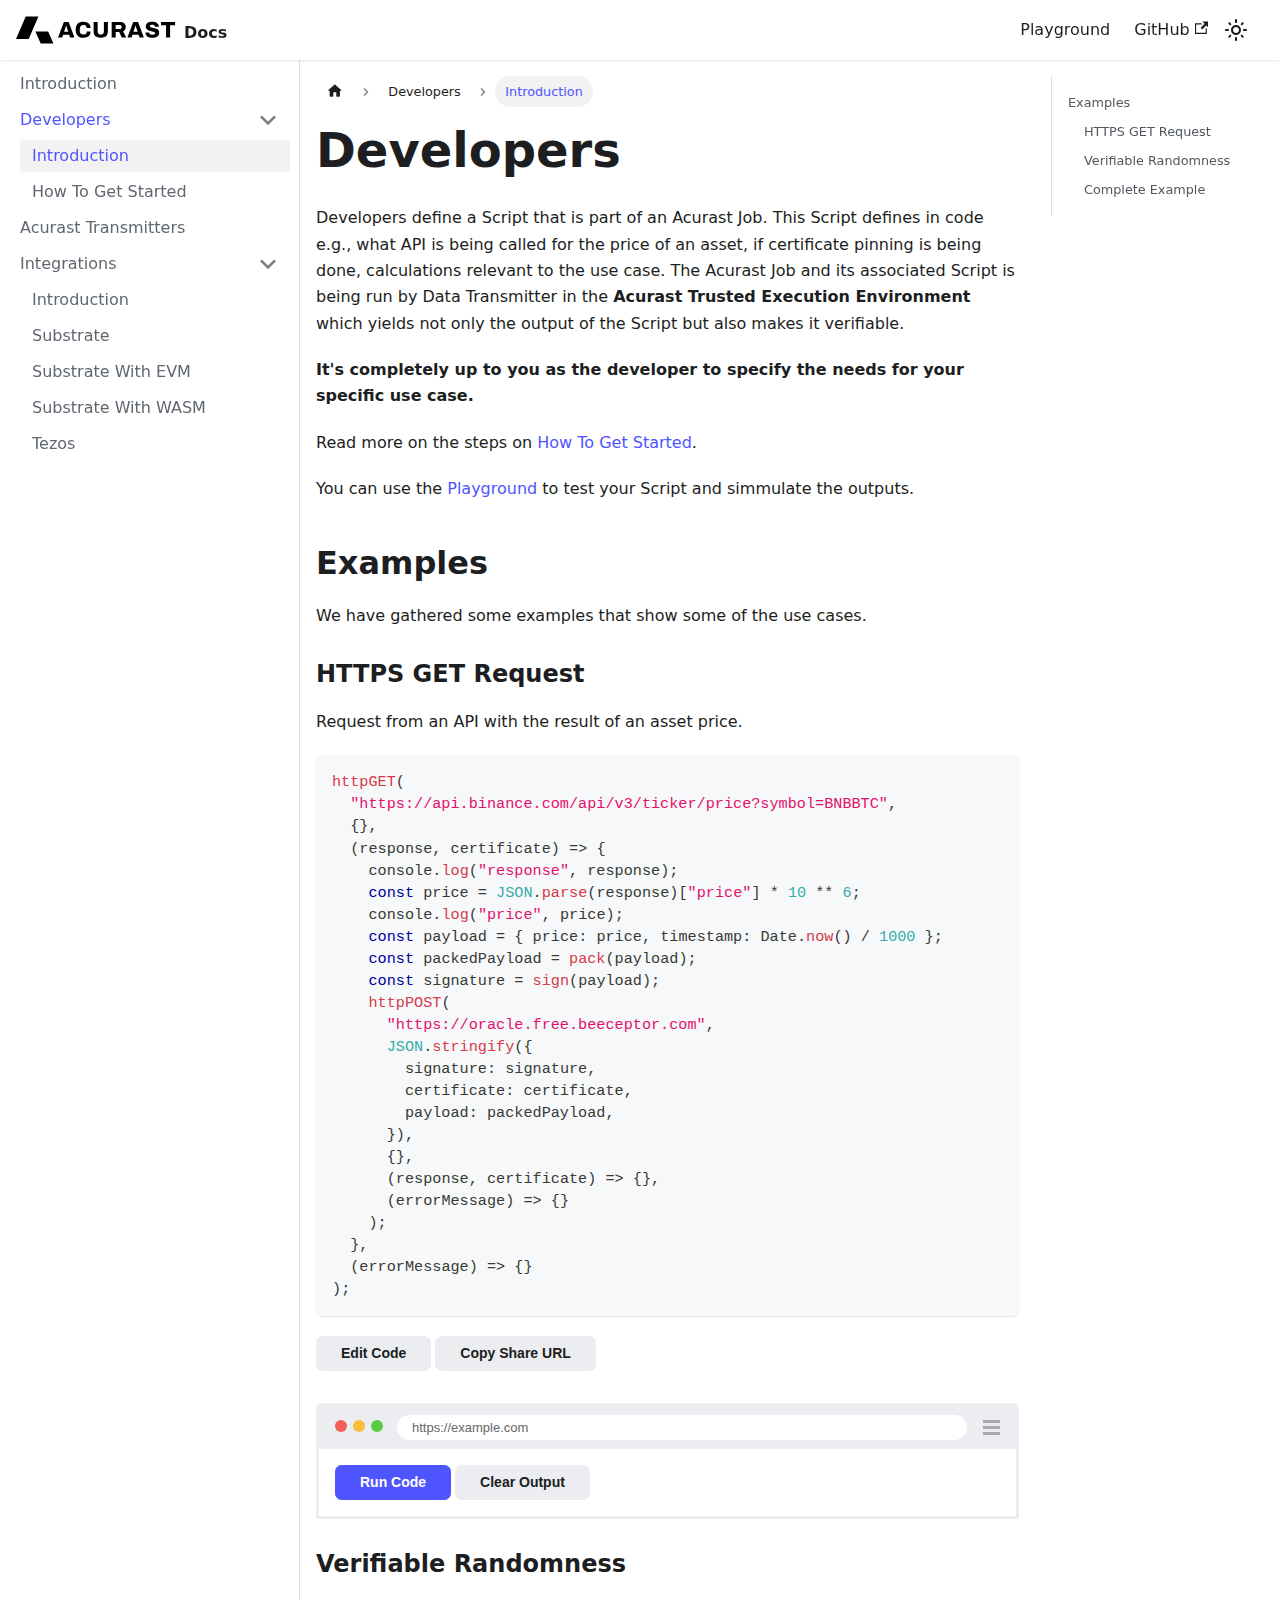
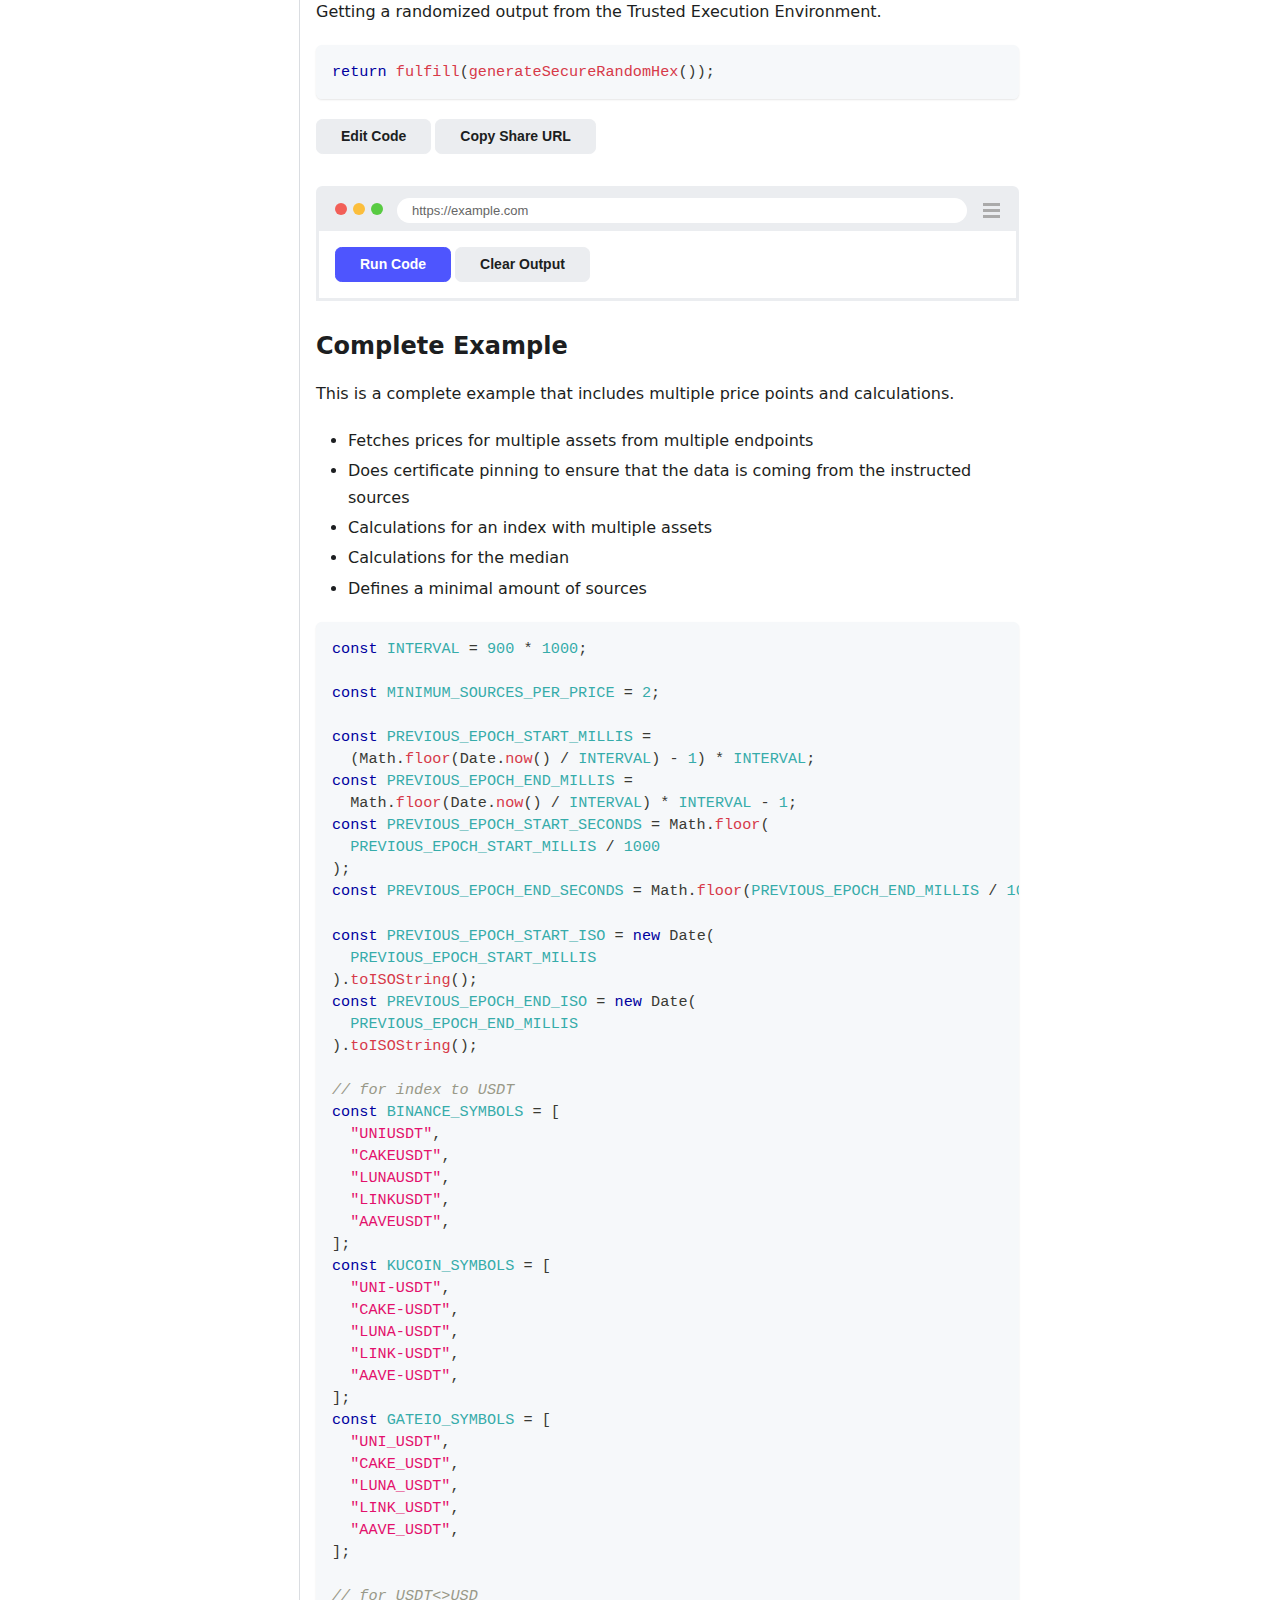
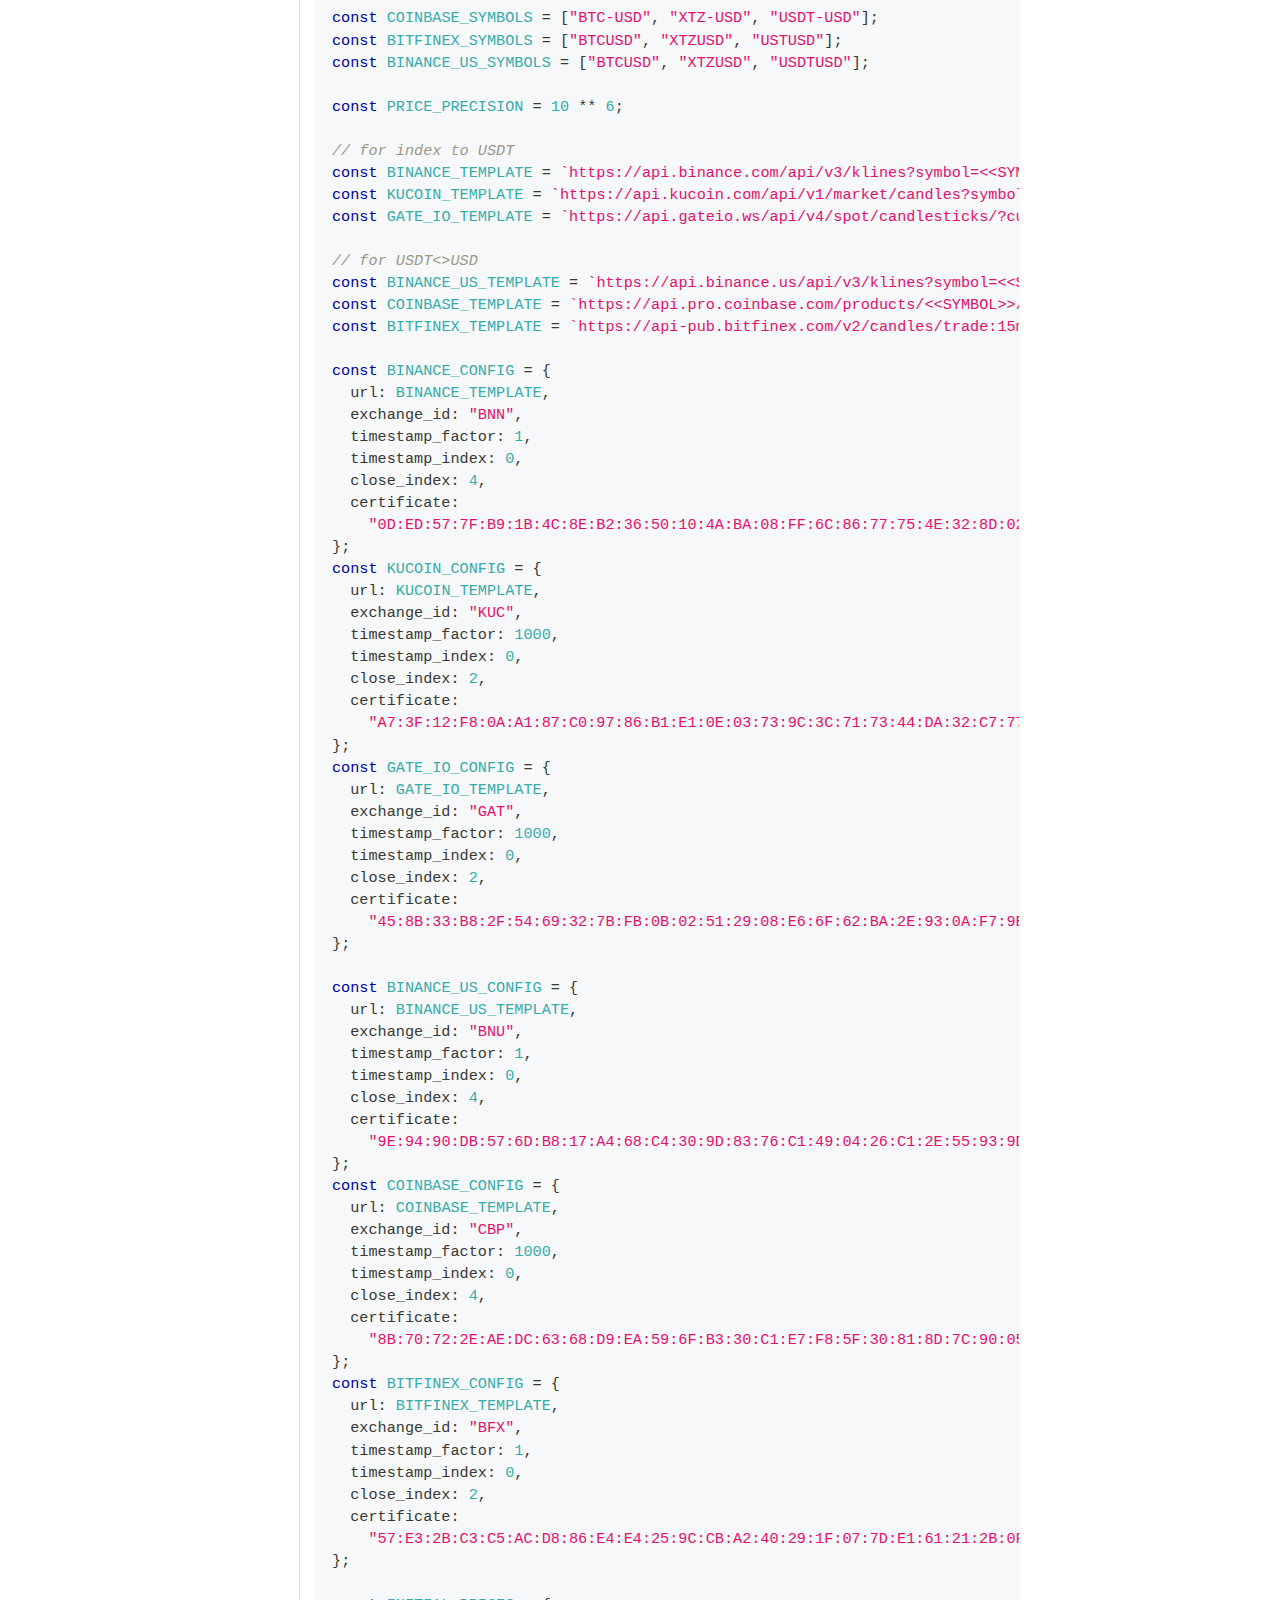
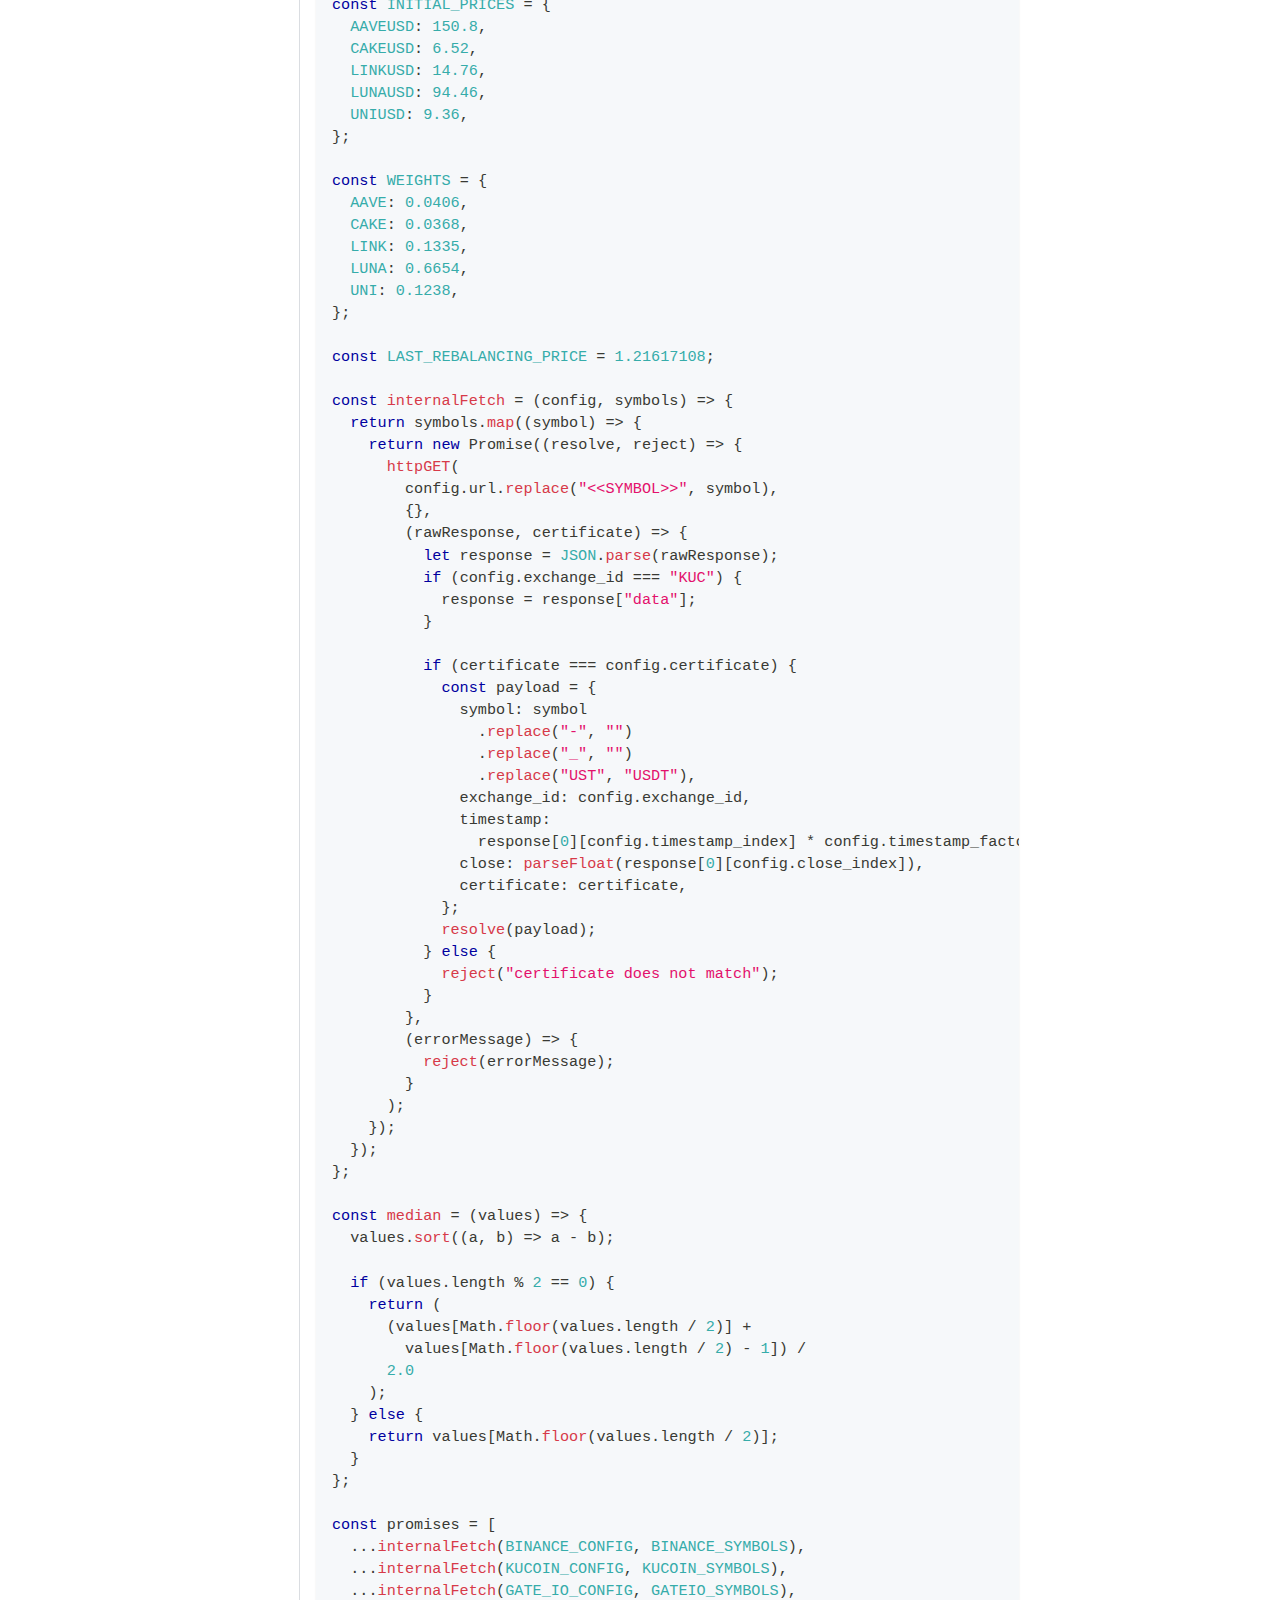
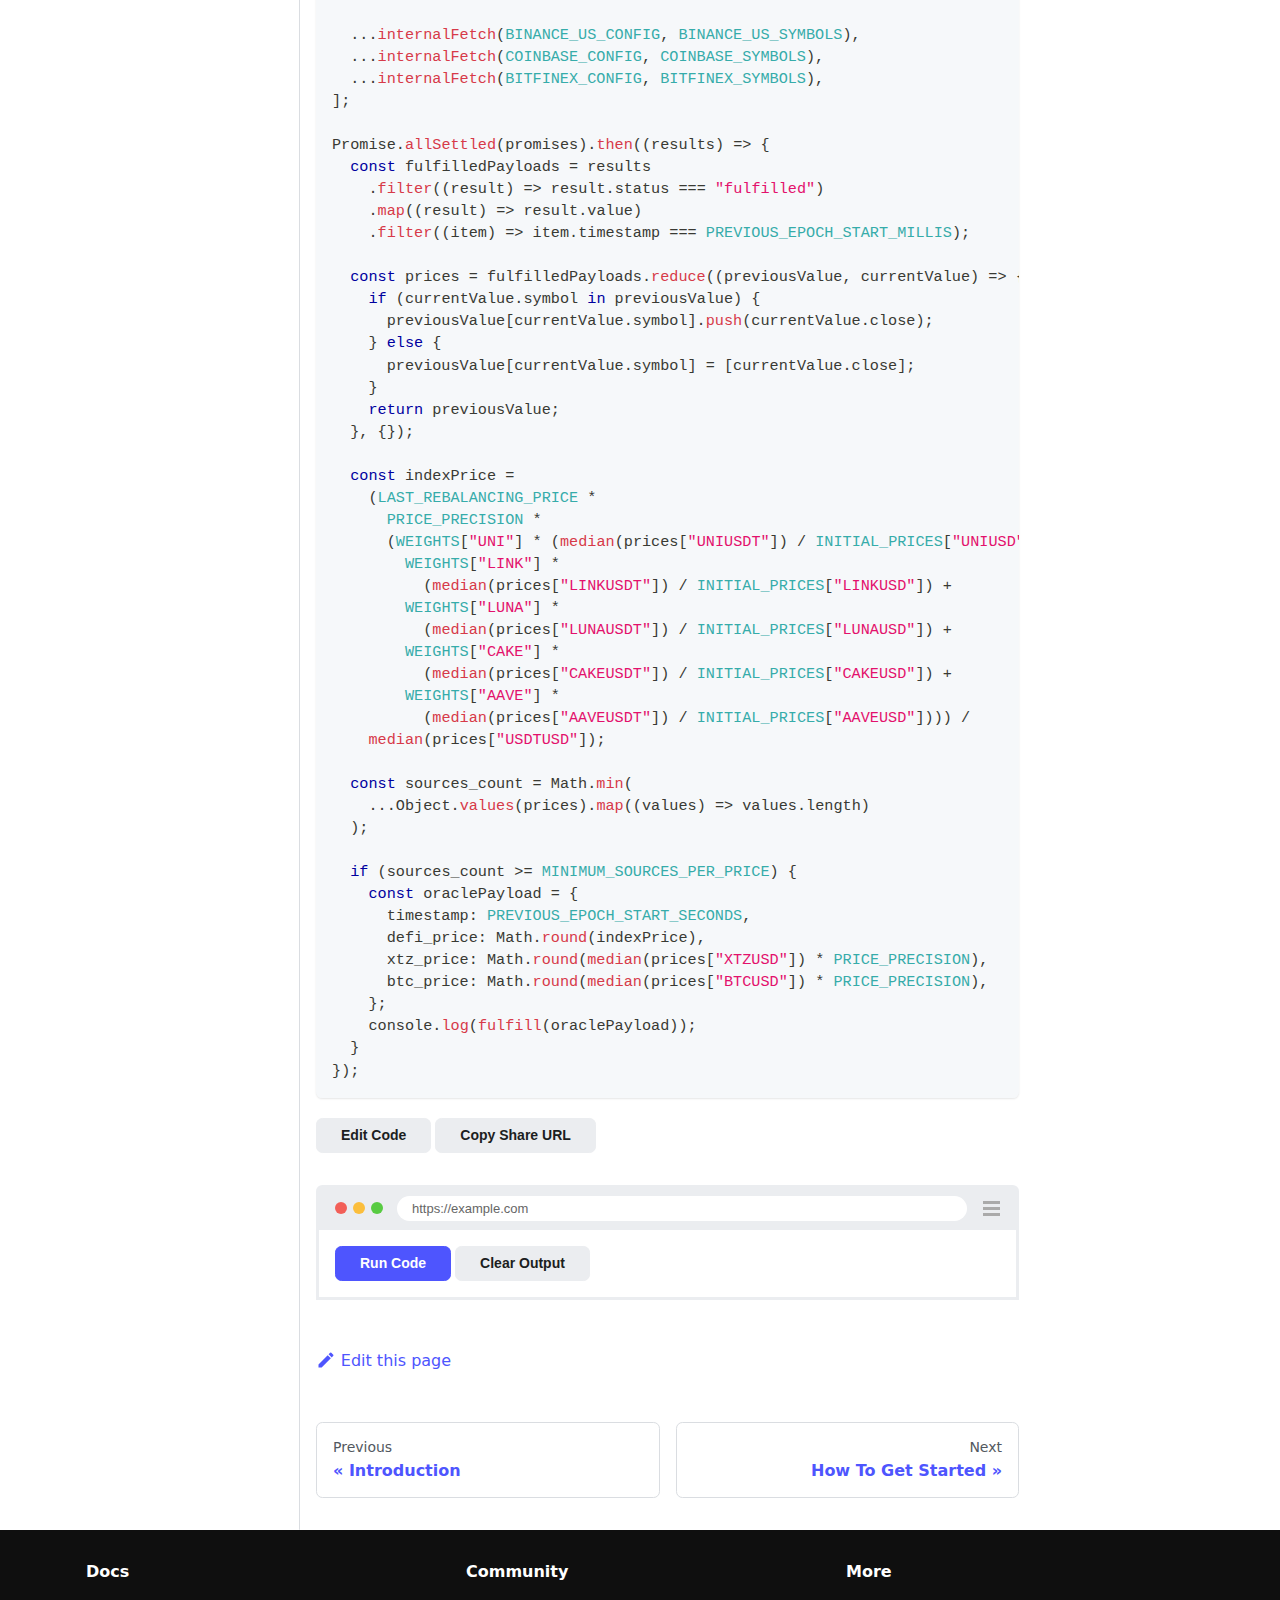
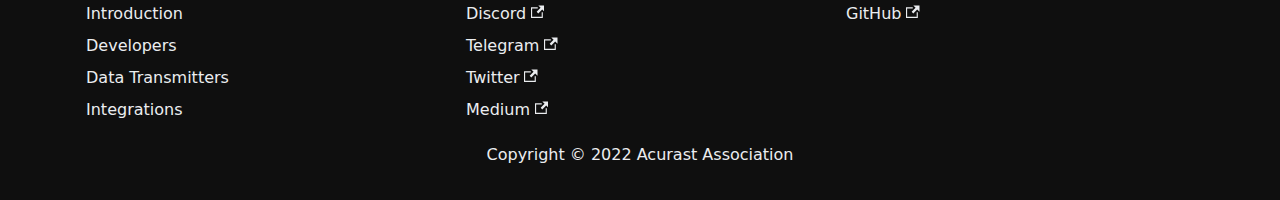
<file: developers/introduction/index.html>
<!doctype html>
<html lang="en" dir="ltr" class="docs-wrapper docs-doc-page docs-version-current plugin-docs plugin-id-default docs-doc-id-developers/introduction">
<head>
<meta charset="UTF-8">
<meta name="viewport" content="width=device-width,initial-scale=1">
<meta name="generator" content="Docusaurus v2.0.1">
<title data-rh="true">Introduction | Acurast Docs</title><meta data-rh="true" name="twitter:card" content="summary_large_image"><meta data-rh="true" property="og:image" content="https://docs.acurast.com/img/social-preview.png"><meta data-rh="true" name="twitter:image" content="https://docs.acurast.com/img/social-preview.png"><meta data-rh="true" property="og:url" content="https://docs.acurast.com/developers/introduction"><meta data-rh="true" name="docusaurus_locale" content="en"><meta data-rh="true" name="docsearch:language" content="en"><meta data-rh="true" name="docusaurus_version" content="current"><meta data-rh="true" name="docusaurus_tag" content="docs-default-current"><meta data-rh="true" name="docsearch:version" content="current"><meta data-rh="true" name="docsearch:docusaurus_tag" content="docs-default-current"><meta data-rh="true" property="og:title" content="Introduction | Acurast Docs"><meta data-rh="true" name="description" content="Developers define a Script that is part of an Acurast Job. This Script defines in code e.g., what API is being called for the price of an asset, if certificate pinning is being done, calculations relevant to the use case. The Acurast Job and its associated Script is being run by Data Transmitter in the Acurast Trusted Execution Environment which yields not only the output of the Script but also makes it verifiable."><meta data-rh="true" property="og:description" content="Developers define a Script that is part of an Acurast Job. This Script defines in code e.g., what API is being called for the price of an asset, if certificate pinning is being done, calculations relevant to the use case. The Acurast Job and its associated Script is being run by Data Transmitter in the Acurast Trusted Execution Environment which yields not only the output of the Script but also makes it verifiable."><link data-rh="true" rel="icon" href="/img/favicon.svg"><link data-rh="true" rel="canonical" href="https://docs.acurast.com/developers/introduction"><link data-rh="true" rel="alternate" href="https://docs.acurast.com/developers/introduction" hreflang="en"><link data-rh="true" rel="alternate" href="https://docs.acurast.com/developers/introduction" hreflang="x-default"><link rel="stylesheet" href="/assets/css/styles.4d1afc74.css">
<link rel="preload" href="/assets/js/runtime~main.b77ec04c.js" as="script">
<link rel="preload" href="/assets/js/main.fc6194dc.js" as="script">
</head>
<body class="navigation-with-keyboard">
<script>!function(){function t(t){document.documentElement.setAttribute("data-theme",t)}var e=function(){var t=null;try{t=localStorage.getItem("theme")}catch(t){}return t}();t(null!==e?e:"light")}()</script><div id="__docusaurus">
<div role="region"><a href="#" class="skipToContent_fXgn">Skip to main content</a></div><nav class="navbar navbar--fixed-top"><div class="navbar__inner"><div class="navbar__items"><button aria-label="Navigation bar toggle" class="navbar__toggle clean-btn" type="button" tabindex="0"><svg width="30" height="30" viewBox="0 0 30 30" aria-hidden="true"><path stroke="currentColor" stroke-linecap="round" stroke-miterlimit="10" stroke-width="2" d="M4 7h22M4 15h22M4 23h22"></path></svg></button><a class="navbar__brand" href="/"><div class="navbar__logo"><img src="/img/acurast_logo_dark.svg" alt="Acurast" class="themedImage_ToTc themedImage--light_HNdA"><img src="/img/acurast_logo_light.svg" alt="Acurast" class="themedImage_ToTc themedImage--dark_i4oU"></div><b class="navbar__title text--truncate">Docs</b></a></div><div class="navbar__items navbar__items--right"><a class="navbar__item navbar__link" href="/playground/">Playground</a><a href="https://github.com/acurast/" target="_blank" rel="noopener noreferrer" class="navbar__item navbar__link">GitHub<svg width="13.5" height="13.5" aria-hidden="true" viewBox="0 0 24 24" class="iconExternalLink_nPIU"><path fill="currentColor" d="M21 13v10h-21v-19h12v2h-10v15h17v-8h2zm3-12h-10.988l4.035 4-6.977 7.07 2.828 2.828 6.977-7.07 4.125 4.172v-11z"></path></svg></a><div class="toggle_vylO colorModeToggle_DEke"><button class="clean-btn toggleButton_gllP toggleButtonDisabled_aARS" type="button" disabled="" title="Switch between dark and light mode (currently light mode)" aria-label="Switch between dark and light mode (currently light mode)"><svg viewBox="0 0 24 24" width="24" height="24" class="lightToggleIcon_pyhR"><path fill="currentColor" d="M12,9c1.65,0,3,1.35,3,3s-1.35,3-3,3s-3-1.35-3-3S10.35,9,12,9 M12,7c-2.76,0-5,2.24-5,5s2.24,5,5,5s5-2.24,5-5 S14.76,7,12,7L12,7z M2,13l2,0c0.55,0,1-0.45,1-1s-0.45-1-1-1l-2,0c-0.55,0-1,0.45-1,1S1.45,13,2,13z M20,13l2,0c0.55,0,1-0.45,1-1 s-0.45-1-1-1l-2,0c-0.55,0-1,0.45-1,1S19.45,13,20,13z M11,2v2c0,0.55,0.45,1,1,1s1-0.45,1-1V2c0-0.55-0.45-1-1-1S11,1.45,11,2z M11,20v2c0,0.55,0.45,1,1,1s1-0.45,1-1v-2c0-0.55-0.45-1-1-1C11.45,19,11,19.45,11,20z M5.99,4.58c-0.39-0.39-1.03-0.39-1.41,0 c-0.39,0.39-0.39,1.03,0,1.41l1.06,1.06c0.39,0.39,1.03,0.39,1.41,0s0.39-1.03,0-1.41L5.99,4.58z M18.36,16.95 c-0.39-0.39-1.03-0.39-1.41,0c-0.39,0.39-0.39,1.03,0,1.41l1.06,1.06c0.39,0.39,1.03,0.39,1.41,0c0.39-0.39,0.39-1.03,0-1.41 L18.36,16.95z M19.42,5.99c0.39-0.39,0.39-1.03,0-1.41c-0.39-0.39-1.03-0.39-1.41,0l-1.06,1.06c-0.39,0.39-0.39,1.03,0,1.41 s1.03,0.39,1.41,0L19.42,5.99z M7.05,18.36c0.39-0.39,0.39-1.03,0-1.41c-0.39-0.39-1.03-0.39-1.41,0l-1.06,1.06 c-0.39,0.39-0.39,1.03,0,1.41s1.03,0.39,1.41,0L7.05,18.36z"></path></svg><svg viewBox="0 0 24 24" width="24" height="24" class="darkToggleIcon_wfgR"><path fill="currentColor" d="M9.37,5.51C9.19,6.15,9.1,6.82,9.1,7.5c0,4.08,3.32,7.4,7.4,7.4c0.68,0,1.35-0.09,1.99-0.27C17.45,17.19,14.93,19,12,19 c-3.86,0-7-3.14-7-7C5,9.07,6.81,6.55,9.37,5.51z M12,3c-4.97,0-9,4.03-9,9s4.03,9,9,9s9-4.03,9-9c0-0.46-0.04-0.92-0.1-1.36 c-0.98,1.37-2.58,2.26-4.4,2.26c-2.98,0-5.4-2.42-5.4-5.4c0-1.81,0.89-3.42,2.26-4.4C12.92,3.04,12.46,3,12,3L12,3z"></path></svg></button></div><div class="searchBox_ZlJk"></div></div></div><div role="presentation" class="navbar-sidebar__backdrop"></div></nav><div class="main-wrapper mainWrapper_z2l0 docsWrapper_BCFX"><button aria-label="Scroll back to top" class="clean-btn theme-back-to-top-button backToTopButton_sjWU" type="button"></button><div class="docPage__5DB"><aside class="theme-doc-sidebar-container docSidebarContainer_b6E3"><div class="sidebar_njMd"><nav class="menu thin-scrollbar menu_SIkG"><ul class="theme-doc-sidebar-menu menu__list"><li class="theme-doc-sidebar-item-link theme-doc-sidebar-item-link-level-1 menu__list-item"><a class="menu__link" href="/">Introduction</a></li><li class="theme-doc-sidebar-item-category theme-doc-sidebar-item-category-level-1 menu__list-item"><div class="menu__list-item-collapsible"><a class="menu__link menu__link--sublist menu__link--sublist-caret menu__link--active" aria-expanded="true" href="/developers/introduction">Developers</a></div><ul style="display:block;overflow:visible;height:auto" class="menu__list"><li class="theme-doc-sidebar-item-link theme-doc-sidebar-item-link-level-2 menu__list-item"><a class="menu__link menu__link--active" aria-current="page" tabindex="0" href="/developers/introduction">Introduction</a></li><li class="theme-doc-sidebar-item-link theme-doc-sidebar-item-link-level-2 menu__list-item"><a class="menu__link" tabindex="0" href="/developers/get-started">How To Get Started</a></li></ul></li><li class="theme-doc-sidebar-item-link theme-doc-sidebar-item-link-level-1 menu__list-item"><a class="menu__link" href="/acurast-transmitters">Acurast Transmitters</a></li><li class="theme-doc-sidebar-item-category theme-doc-sidebar-item-category-level-1 menu__list-item"><div class="menu__list-item-collapsible"><a class="menu__link menu__link--sublist menu__link--sublist-caret" aria-expanded="true" href="/integrations/introduction">Integrations</a></div><ul style="display:block;overflow:visible;height:auto" class="menu__list"><li class="theme-doc-sidebar-item-link theme-doc-sidebar-item-link-level-2 menu__list-item"><a class="menu__link" tabindex="0" href="/integrations/introduction">Introduction</a></li><li class="theme-doc-sidebar-item-link theme-doc-sidebar-item-link-level-2 menu__list-item"><a class="menu__link" tabindex="0" href="/integrations/substrate">Substrate</a></li><li class="theme-doc-sidebar-item-link theme-doc-sidebar-item-link-level-2 menu__list-item"><a class="menu__link" tabindex="0" href="/integrations/substrate-evm">Substrate With EVM</a></li><li class="theme-doc-sidebar-item-link theme-doc-sidebar-item-link-level-2 menu__list-item"><a class="menu__link" tabindex="0" href="/integrations/substrate-wasm">Substrate With WASM</a></li><li class="theme-doc-sidebar-item-link theme-doc-sidebar-item-link-level-2 menu__list-item"><a class="menu__link" tabindex="0" href="/integrations/tezos">Tezos</a></li></ul></li></ul></nav></div></aside><main class="docMainContainer_gTbr"><div class="container padding-top--md padding-bottom--lg"><div class="row"><div class="col docItemCol_VOVn"><div class="docItemContainer_Djhp"><article><nav class="theme-doc-breadcrumbs breadcrumbsContainer_Z_bl" aria-label="Breadcrumbs"><ul class="breadcrumbs" itemscope="" itemtype="https://schema.org/BreadcrumbList"><li class="breadcrumbs__item"><a aria-label="Home page" class="breadcrumbs__link" href="/"><svg viewBox="0 0 24 24" class="breadcrumbHomeIcon_OVgt"><path d="M10 19v-5h4v5c0 .55.45 1 1 1h3c.55 0 1-.45 1-1v-7h1.7c.46 0 .68-.57.33-.87L12.67 3.6c-.38-.34-.96-.34-1.34 0l-8.36 7.53c-.34.3-.13.87.33.87H5v7c0 .55.45 1 1 1h3c.55 0 1-.45 1-1z" fill="currentColor"></path></svg></a></li><li class="breadcrumbs__item"><span class="breadcrumbs__link">Developers</span><meta itemprop="position" content="1"></li><li itemscope="" itemprop="itemListElement" itemtype="https://schema.org/ListItem" class="breadcrumbs__item breadcrumbs__item--active"><span class="breadcrumbs__link" itemprop="name">Introduction</span><meta itemprop="position" content="2"></li></ul></nav><div class="tocCollapsible_ETCw theme-doc-toc-mobile tocMobile_ITEo"><button type="button" class="clean-btn tocCollapsibleButton_TO0P">On this page</button></div><div class="theme-doc-markdown markdown"><h1>Developers</h1><p>Developers define a Script that is part of an Acurast Job. This Script defines in code e.g., what API is being called for the price of an asset, if certificate pinning is being done, calculations relevant to the use case. The Acurast Job and its associated Script is being run by Data Transmitter in the <strong>Acurast Trusted Execution Environment</strong> which yields not only the output of the Script but also makes it verifiable.</p><p><strong>It&#x27;s completely up to you as the developer to specify the needs for your specific use case.</strong></p><p>Read more on the steps on <a href="/developers/get-started">How To Get Started</a>.</p><p>You can use the <a href="/playground/">Playground</a> to test your Script and simmulate the outputs.</p><h2 class="anchor anchorWithStickyNavbar_LWe7" id="examples">Examples<a class="hash-link" href="#examples" title="Direct link to heading">​</a></h2><p>We have gathered some examples that show some of the use cases.</p><h3 class="anchor anchorWithStickyNavbar_LWe7" id="https-get-request">HTTPS GET Request<a class="hash-link" href="#https-get-request" title="Direct link to heading">​</a></h3><p>Request from an API with the result of an asset price.</p><div class="language-ts codeBlockContainer_Ckt0 theme-code-block" style="--prism-color:#393A34;--prism-background-color:#f6f8fa"><div class="codeBlockContent_biex"><pre tabindex="0" class="prism-code language-ts codeBlock_bY9V thin-scrollbar"><code class="codeBlockLines_e6Vv"><span class="token-line" style="color:#393A34"><span class="token function" style="color:#d73a49">httpGET</span><span class="token punctuation" style="color:#393A34">(</span><span class="token plain"></span><br></span><span class="token-line" style="color:#393A34"><span class="token plain">  </span><span class="token string" style="color:#e3116c">&quot;https://api.binance.com/api/v3/ticker/price?symbol=BNBBTC&quot;</span><span class="token punctuation" style="color:#393A34">,</span><span class="token plain"></span><br></span><span class="token-line" style="color:#393A34"><span class="token plain">  </span><span class="token punctuation" style="color:#393A34">{</span><span class="token punctuation" style="color:#393A34">}</span><span class="token punctuation" style="color:#393A34">,</span><span class="token plain"></span><br></span><span class="token-line" style="color:#393A34"><span class="token plain">  </span><span class="token punctuation" style="color:#393A34">(</span><span class="token plain">response</span><span class="token punctuation" style="color:#393A34">,</span><span class="token plain"> certificate</span><span class="token punctuation" style="color:#393A34">)</span><span class="token plain"> </span><span class="token operator" style="color:#393A34">=&gt;</span><span class="token plain"> </span><span class="token punctuation" style="color:#393A34">{</span><span class="token plain"></span><br></span><span class="token-line" style="color:#393A34"><span class="token plain">    </span><span class="token builtin">console</span><span class="token punctuation" style="color:#393A34">.</span><span class="token function" style="color:#d73a49">log</span><span class="token punctuation" style="color:#393A34">(</span><span class="token string" style="color:#e3116c">&quot;response&quot;</span><span class="token punctuation" style="color:#393A34">,</span><span class="token plain"> response</span><span class="token punctuation" style="color:#393A34">)</span><span class="token punctuation" style="color:#393A34">;</span><span class="token plain"></span><br></span><span class="token-line" style="color:#393A34"><span class="token plain">    </span><span class="token keyword" style="color:#00009f">const</span><span class="token plain"> price </span><span class="token operator" style="color:#393A34">=</span><span class="token plain"> </span><span class="token constant" style="color:#36acaa">JSON</span><span class="token punctuation" style="color:#393A34">.</span><span class="token function" style="color:#d73a49">parse</span><span class="token punctuation" style="color:#393A34">(</span><span class="token plain">response</span><span class="token punctuation" style="color:#393A34">)</span><span class="token punctuation" style="color:#393A34">[</span><span class="token string" style="color:#e3116c">&quot;price&quot;</span><span class="token punctuation" style="color:#393A34">]</span><span class="token plain"> </span><span class="token operator" style="color:#393A34">*</span><span class="token plain"> </span><span class="token number" style="color:#36acaa">10</span><span class="token plain"> </span><span class="token operator" style="color:#393A34">**</span><span class="token plain"> </span><span class="token number" style="color:#36acaa">6</span><span class="token punctuation" style="color:#393A34">;</span><span class="token plain"></span><br></span><span class="token-line" style="color:#393A34"><span class="token plain">    </span><span class="token builtin">console</span><span class="token punctuation" style="color:#393A34">.</span><span class="token function" style="color:#d73a49">log</span><span class="token punctuation" style="color:#393A34">(</span><span class="token string" style="color:#e3116c">&quot;price&quot;</span><span class="token punctuation" style="color:#393A34">,</span><span class="token plain"> price</span><span class="token punctuation" style="color:#393A34">)</span><span class="token punctuation" style="color:#393A34">;</span><span class="token plain"></span><br></span><span class="token-line" style="color:#393A34"><span class="token plain">    </span><span class="token keyword" style="color:#00009f">const</span><span class="token plain"> payload </span><span class="token operator" style="color:#393A34">=</span><span class="token plain"> </span><span class="token punctuation" style="color:#393A34">{</span><span class="token plain"> price</span><span class="token operator" style="color:#393A34">:</span><span class="token plain"> price</span><span class="token punctuation" style="color:#393A34">,</span><span class="token plain"> timestamp</span><span class="token operator" style="color:#393A34">:</span><span class="token plain"> Date</span><span class="token punctuation" style="color:#393A34">.</span><span class="token function" style="color:#d73a49">now</span><span class="token punctuation" style="color:#393A34">(</span><span class="token punctuation" style="color:#393A34">)</span><span class="token plain"> </span><span class="token operator" style="color:#393A34">/</span><span class="token plain"> </span><span class="token number" style="color:#36acaa">1000</span><span class="token plain"> </span><span class="token punctuation" style="color:#393A34">}</span><span class="token punctuation" style="color:#393A34">;</span><span class="token plain"></span><br></span><span class="token-line" style="color:#393A34"><span class="token plain">    </span><span class="token keyword" style="color:#00009f">const</span><span class="token plain"> packedPayload </span><span class="token operator" style="color:#393A34">=</span><span class="token plain"> </span><span class="token function" style="color:#d73a49">pack</span><span class="token punctuation" style="color:#393A34">(</span><span class="token plain">payload</span><span class="token punctuation" style="color:#393A34">)</span><span class="token punctuation" style="color:#393A34">;</span><span class="token plain"></span><br></span><span class="token-line" style="color:#393A34"><span class="token plain">    </span><span class="token keyword" style="color:#00009f">const</span><span class="token plain"> signature </span><span class="token operator" style="color:#393A34">=</span><span class="token plain"> </span><span class="token function" style="color:#d73a49">sign</span><span class="token punctuation" style="color:#393A34">(</span><span class="token plain">payload</span><span class="token punctuation" style="color:#393A34">)</span><span class="token punctuation" style="color:#393A34">;</span><span class="token plain"></span><br></span><span class="token-line" style="color:#393A34"><span class="token plain">    </span><span class="token function" style="color:#d73a49">httpPOST</span><span class="token punctuation" style="color:#393A34">(</span><span class="token plain"></span><br></span><span class="token-line" style="color:#393A34"><span class="token plain">      </span><span class="token string" style="color:#e3116c">&quot;https://oracle.free.beeceptor.com&quot;</span><span class="token punctuation" style="color:#393A34">,</span><span class="token plain"></span><br></span><span class="token-line" style="color:#393A34"><span class="token plain">      </span><span class="token constant" style="color:#36acaa">JSON</span><span class="token punctuation" style="color:#393A34">.</span><span class="token function" style="color:#d73a49">stringify</span><span class="token punctuation" style="color:#393A34">(</span><span class="token punctuation" style="color:#393A34">{</span><span class="token plain"></span><br></span><span class="token-line" style="color:#393A34"><span class="token plain">        signature</span><span class="token operator" style="color:#393A34">:</span><span class="token plain"> signature</span><span class="token punctuation" style="color:#393A34">,</span><span class="token plain"></span><br></span><span class="token-line" style="color:#393A34"><span class="token plain">        certificate</span><span class="token operator" style="color:#393A34">:</span><span class="token plain"> certificate</span><span class="token punctuation" style="color:#393A34">,</span><span class="token plain"></span><br></span><span class="token-line" style="color:#393A34"><span class="token plain">        payload</span><span class="token operator" style="color:#393A34">:</span><span class="token plain"> packedPayload</span><span class="token punctuation" style="color:#393A34">,</span><span class="token plain"></span><br></span><span class="token-line" style="color:#393A34"><span class="token plain">      </span><span class="token punctuation" style="color:#393A34">}</span><span class="token punctuation" style="color:#393A34">)</span><span class="token punctuation" style="color:#393A34">,</span><span class="token plain"></span><br></span><span class="token-line" style="color:#393A34"><span class="token plain">      </span><span class="token punctuation" style="color:#393A34">{</span><span class="token punctuation" style="color:#393A34">}</span><span class="token punctuation" style="color:#393A34">,</span><span class="token plain"></span><br></span><span class="token-line" style="color:#393A34"><span class="token plain">      </span><span class="token punctuation" style="color:#393A34">(</span><span class="token plain">response</span><span class="token punctuation" style="color:#393A34">,</span><span class="token plain"> certificate</span><span class="token punctuation" style="color:#393A34">)</span><span class="token plain"> </span><span class="token operator" style="color:#393A34">=&gt;</span><span class="token plain"> </span><span class="token punctuation" style="color:#393A34">{</span><span class="token punctuation" style="color:#393A34">}</span><span class="token punctuation" style="color:#393A34">,</span><span class="token plain"></span><br></span><span class="token-line" style="color:#393A34"><span class="token plain">      </span><span class="token punctuation" style="color:#393A34">(</span><span class="token plain">errorMessage</span><span class="token punctuation" style="color:#393A34">)</span><span class="token plain"> </span><span class="token operator" style="color:#393A34">=&gt;</span><span class="token plain"> </span><span class="token punctuation" style="color:#393A34">{</span><span class="token punctuation" style="color:#393A34">}</span><span class="token plain"></span><br></span><span class="token-line" style="color:#393A34"><span class="token plain">    </span><span class="token punctuation" style="color:#393A34">)</span><span class="token punctuation" style="color:#393A34">;</span><span class="token plain"></span><br></span><span class="token-line" style="color:#393A34"><span class="token plain">  </span><span class="token punctuation" style="color:#393A34">}</span><span class="token punctuation" style="color:#393A34">,</span><span class="token plain"></span><br></span><span class="token-line" style="color:#393A34"><span class="token plain">  </span><span class="token punctuation" style="color:#393A34">(</span><span class="token plain">errorMessage</span><span class="token punctuation" style="color:#393A34">)</span><span class="token plain"> </span><span class="token operator" style="color:#393A34">=&gt;</span><span class="token plain"> </span><span class="token punctuation" style="color:#393A34">{</span><span class="token punctuation" style="color:#393A34">}</span><span class="token plain"></span><br></span><span class="token-line" style="color:#393A34"><span class="token plain"></span><span class="token punctuation" style="color:#393A34">)</span><span class="token punctuation" style="color:#393A34">;</span><br></span></code></pre><div class="buttonGroup__atx"><button type="button" aria-label="Copy code to clipboard" title="Copy" class="clean-btn"><span class="copyButtonIcons_eSgA" aria-hidden="true"><svg class="copyButtonIcon_y97N" viewBox="0 0 24 24"><path d="M19,21H8V7H19M19,5H8A2,2 0 0,0 6,7V21A2,2 0 0,0 8,23H19A2,2 0 0,0 21,21V7A2,2 0 0,0 19,5M16,1H4A2,2 0 0,0 2,3V17H4V3H16V1Z"></path></svg><svg class="copyButtonSuccessIcon_LjdS" viewBox="0 0 24 24"><path d="M21,7L9,19L3.5,13.5L4.91,12.09L9,16.17L19.59,5.59L21,7Z"></path></svg></span></button></div></div></div><button class="button button--secondary margin-bottom--lg margin-right--xs">Edit Code</button><button class="button button--secondary margin-bottom--lg">Copy Share URL</button><div class="browserWindow_my1Q" style="min-height:"><div class="browserWindowHeader_jXSR"><div class="buttons_uHc7"><span class="dot_giz1" style="background:#f25f58"></span><span class="dot_giz1" style="background:#fbbe3c"></span><span class="dot_giz1" style="background:#58cb42"></span></div><div class="browserWindowAddressBar_Pd8y">https://example.com</div><div class="browserWindowMenuIcon_Vhuh"><div><span class="bar_rrRL"></span><span class="bar_rrRL"></span><span class="bar_rrRL"></span></div></div></div><div class="browserWindowBody_Idgs"><button class="button button--primary margin-right--xs">Run Code</button><button class="button button--secondary">Clear Output</button></div></div><h3 class="anchor anchorWithStickyNavbar_LWe7" id="verifiable-randomness">Verifiable Randomness<a class="hash-link" href="#verifiable-randomness" title="Direct link to heading">​</a></h3><p>Getting a randomized output from the Trusted Execution Environment.</p><div class="language-ts codeBlockContainer_Ckt0 theme-code-block" style="--prism-color:#393A34;--prism-background-color:#f6f8fa"><div class="codeBlockContent_biex"><pre tabindex="0" class="prism-code language-ts codeBlock_bY9V thin-scrollbar"><code class="codeBlockLines_e6Vv"><span class="token-line" style="color:#393A34"><span class="token keyword" style="color:#00009f">return</span><span class="token plain"> </span><span class="token function" style="color:#d73a49">fulfill</span><span class="token punctuation" style="color:#393A34">(</span><span class="token function" style="color:#d73a49">generateSecureRandomHex</span><span class="token punctuation" style="color:#393A34">(</span><span class="token punctuation" style="color:#393A34">)</span><span class="token punctuation" style="color:#393A34">)</span><span class="token punctuation" style="color:#393A34">;</span><br></span></code></pre><div class="buttonGroup__atx"><button type="button" aria-label="Copy code to clipboard" title="Copy" class="clean-btn"><span class="copyButtonIcons_eSgA" aria-hidden="true"><svg class="copyButtonIcon_y97N" viewBox="0 0 24 24"><path d="M19,21H8V7H19M19,5H8A2,2 0 0,0 6,7V21A2,2 0 0,0 8,23H19A2,2 0 0,0 21,21V7A2,2 0 0,0 19,5M16,1H4A2,2 0 0,0 2,3V17H4V3H16V1Z"></path></svg><svg class="copyButtonSuccessIcon_LjdS" viewBox="0 0 24 24"><path d="M21,7L9,19L3.5,13.5L4.91,12.09L9,16.17L19.59,5.59L21,7Z"></path></svg></span></button></div></div></div><button class="button button--secondary margin-bottom--lg margin-right--xs">Edit Code</button><button class="button button--secondary margin-bottom--lg">Copy Share URL</button><div class="browserWindow_my1Q" style="min-height:"><div class="browserWindowHeader_jXSR"><div class="buttons_uHc7"><span class="dot_giz1" style="background:#f25f58"></span><span class="dot_giz1" style="background:#fbbe3c"></span><span class="dot_giz1" style="background:#58cb42"></span></div><div class="browserWindowAddressBar_Pd8y">https://example.com</div><div class="browserWindowMenuIcon_Vhuh"><div><span class="bar_rrRL"></span><span class="bar_rrRL"></span><span class="bar_rrRL"></span></div></div></div><div class="browserWindowBody_Idgs"><button class="button button--primary margin-right--xs">Run Code</button><button class="button button--secondary">Clear Output</button></div></div><h3 class="anchor anchorWithStickyNavbar_LWe7" id="complete-example">Complete Example<a class="hash-link" href="#complete-example" title="Direct link to heading">​</a></h3><p>This is a complete example that includes multiple price points and calculations.</p><ul><li>Fetches prices for multiple assets from multiple endpoints</li><li>Does certificate pinning to ensure that the data is coming from the instructed sources</li><li>Calculations for an index with multiple assets</li><li>Calculations for the median</li><li>Defines a minimal amount of sources</li></ul><div class="language-ts codeBlockContainer_Ckt0 theme-code-block" style="--prism-color:#393A34;--prism-background-color:#f6f8fa"><div class="codeBlockContent_biex"><pre tabindex="0" class="prism-code language-ts codeBlock_bY9V thin-scrollbar"><code class="codeBlockLines_e6Vv"><span class="token-line" style="color:#393A34"><span class="token keyword" style="color:#00009f">const</span><span class="token plain"> </span><span class="token constant" style="color:#36acaa">INTERVAL</span><span class="token plain"> </span><span class="token operator" style="color:#393A34">=</span><span class="token plain"> </span><span class="token number" style="color:#36acaa">900</span><span class="token plain"> </span><span class="token operator" style="color:#393A34">*</span><span class="token plain"> </span><span class="token number" style="color:#36acaa">1000</span><span class="token punctuation" style="color:#393A34">;</span><span class="token plain"></span><br></span><span class="token-line" style="color:#393A34"><span class="token plain" style="display:inline-block"></span><br></span><span class="token-line" style="color:#393A34"><span class="token plain"></span><span class="token keyword" style="color:#00009f">const</span><span class="token plain"> </span><span class="token constant" style="color:#36acaa">MINIMUM_SOURCES_PER_PRICE</span><span class="token plain"> </span><span class="token operator" style="color:#393A34">=</span><span class="token plain"> </span><span class="token number" style="color:#36acaa">2</span><span class="token punctuation" style="color:#393A34">;</span><span class="token plain"></span><br></span><span class="token-line" style="color:#393A34"><span class="token plain" style="display:inline-block"></span><br></span><span class="token-line" style="color:#393A34"><span class="token plain"></span><span class="token keyword" style="color:#00009f">const</span><span class="token plain"> </span><span class="token constant" style="color:#36acaa">PREVIOUS_EPOCH_START_MILLIS</span><span class="token plain"> </span><span class="token operator" style="color:#393A34">=</span><span class="token plain"></span><br></span><span class="token-line" style="color:#393A34"><span class="token plain">  </span><span class="token punctuation" style="color:#393A34">(</span><span class="token plain">Math</span><span class="token punctuation" style="color:#393A34">.</span><span class="token function" style="color:#d73a49">floor</span><span class="token punctuation" style="color:#393A34">(</span><span class="token plain">Date</span><span class="token punctuation" style="color:#393A34">.</span><span class="token function" style="color:#d73a49">now</span><span class="token punctuation" style="color:#393A34">(</span><span class="token punctuation" style="color:#393A34">)</span><span class="token plain"> </span><span class="token operator" style="color:#393A34">/</span><span class="token plain"> </span><span class="token constant" style="color:#36acaa">INTERVAL</span><span class="token punctuation" style="color:#393A34">)</span><span class="token plain"> </span><span class="token operator" style="color:#393A34">-</span><span class="token plain"> </span><span class="token number" style="color:#36acaa">1</span><span class="token punctuation" style="color:#393A34">)</span><span class="token plain"> </span><span class="token operator" style="color:#393A34">*</span><span class="token plain"> </span><span class="token constant" style="color:#36acaa">INTERVAL</span><span class="token punctuation" style="color:#393A34">;</span><span class="token plain"></span><br></span><span class="token-line" style="color:#393A34"><span class="token plain"></span><span class="token keyword" style="color:#00009f">const</span><span class="token plain"> </span><span class="token constant" style="color:#36acaa">PREVIOUS_EPOCH_END_MILLIS</span><span class="token plain"> </span><span class="token operator" style="color:#393A34">=</span><span class="token plain"></span><br></span><span class="token-line" style="color:#393A34"><span class="token plain">  Math</span><span class="token punctuation" style="color:#393A34">.</span><span class="token function" style="color:#d73a49">floor</span><span class="token punctuation" style="color:#393A34">(</span><span class="token plain">Date</span><span class="token punctuation" style="color:#393A34">.</span><span class="token function" style="color:#d73a49">now</span><span class="token punctuation" style="color:#393A34">(</span><span class="token punctuation" style="color:#393A34">)</span><span class="token plain"> </span><span class="token operator" style="color:#393A34">/</span><span class="token plain"> </span><span class="token constant" style="color:#36acaa">INTERVAL</span><span class="token punctuation" style="color:#393A34">)</span><span class="token plain"> </span><span class="token operator" style="color:#393A34">*</span><span class="token plain"> </span><span class="token constant" style="color:#36acaa">INTERVAL</span><span class="token plain"> </span><span class="token operator" style="color:#393A34">-</span><span class="token plain"> </span><span class="token number" style="color:#36acaa">1</span><span class="token punctuation" style="color:#393A34">;</span><span class="token plain"></span><br></span><span class="token-line" style="color:#393A34"><span class="token plain"></span><span class="token keyword" style="color:#00009f">const</span><span class="token plain"> </span><span class="token constant" style="color:#36acaa">PREVIOUS_EPOCH_START_SECONDS</span><span class="token plain"> </span><span class="token operator" style="color:#393A34">=</span><span class="token plain"> Math</span><span class="token punctuation" style="color:#393A34">.</span><span class="token function" style="color:#d73a49">floor</span><span class="token punctuation" style="color:#393A34">(</span><span class="token plain"></span><br></span><span class="token-line" style="color:#393A34"><span class="token plain">  </span><span class="token constant" style="color:#36acaa">PREVIOUS_EPOCH_START_MILLIS</span><span class="token plain"> </span><span class="token operator" style="color:#393A34">/</span><span class="token plain"> </span><span class="token number" style="color:#36acaa">1000</span><span class="token plain"></span><br></span><span class="token-line" style="color:#393A34"><span class="token plain"></span><span class="token punctuation" style="color:#393A34">)</span><span class="token punctuation" style="color:#393A34">;</span><span class="token plain"></span><br></span><span class="token-line" style="color:#393A34"><span class="token plain"></span><span class="token keyword" style="color:#00009f">const</span><span class="token plain"> </span><span class="token constant" style="color:#36acaa">PREVIOUS_EPOCH_END_SECONDS</span><span class="token plain"> </span><span class="token operator" style="color:#393A34">=</span><span class="token plain"> Math</span><span class="token punctuation" style="color:#393A34">.</span><span class="token function" style="color:#d73a49">floor</span><span class="token punctuation" style="color:#393A34">(</span><span class="token constant" style="color:#36acaa">PREVIOUS_EPOCH_END_MILLIS</span><span class="token plain"> </span><span class="token operator" style="color:#393A34">/</span><span class="token plain"> </span><span class="token number" style="color:#36acaa">1000</span><span class="token punctuation" style="color:#393A34">)</span><span class="token punctuation" style="color:#393A34">;</span><span class="token plain"></span><br></span><span class="token-line" style="color:#393A34"><span class="token plain" style="display:inline-block"></span><br></span><span class="token-line" style="color:#393A34"><span class="token plain"></span><span class="token keyword" style="color:#00009f">const</span><span class="token plain"> </span><span class="token constant" style="color:#36acaa">PREVIOUS_EPOCH_START_ISO</span><span class="token plain"> </span><span class="token operator" style="color:#393A34">=</span><span class="token plain"> </span><span class="token keyword" style="color:#00009f">new</span><span class="token plain"> </span><span class="token class-name">Date</span><span class="token punctuation" style="color:#393A34">(</span><span class="token plain"></span><br></span><span class="token-line" style="color:#393A34"><span class="token plain">  </span><span class="token constant" style="color:#36acaa">PREVIOUS_EPOCH_START_MILLIS</span><span class="token plain"></span><br></span><span class="token-line" style="color:#393A34"><span class="token plain"></span><span class="token punctuation" style="color:#393A34">)</span><span class="token punctuation" style="color:#393A34">.</span><span class="token function" style="color:#d73a49">toISOString</span><span class="token punctuation" style="color:#393A34">(</span><span class="token punctuation" style="color:#393A34">)</span><span class="token punctuation" style="color:#393A34">;</span><span class="token plain"></span><br></span><span class="token-line" style="color:#393A34"><span class="token plain"></span><span class="token keyword" style="color:#00009f">const</span><span class="token plain"> </span><span class="token constant" style="color:#36acaa">PREVIOUS_EPOCH_END_ISO</span><span class="token plain"> </span><span class="token operator" style="color:#393A34">=</span><span class="token plain"> </span><span class="token keyword" style="color:#00009f">new</span><span class="token plain"> </span><span class="token class-name">Date</span><span class="token punctuation" style="color:#393A34">(</span><span class="token plain"></span><br></span><span class="token-line" style="color:#393A34"><span class="token plain">  </span><span class="token constant" style="color:#36acaa">PREVIOUS_EPOCH_END_MILLIS</span><span class="token plain"></span><br></span><span class="token-line" style="color:#393A34"><span class="token plain"></span><span class="token punctuation" style="color:#393A34">)</span><span class="token punctuation" style="color:#393A34">.</span><span class="token function" style="color:#d73a49">toISOString</span><span class="token punctuation" style="color:#393A34">(</span><span class="token punctuation" style="color:#393A34">)</span><span class="token punctuation" style="color:#393A34">;</span><span class="token plain"></span><br></span><span class="token-line" style="color:#393A34"><span class="token plain" style="display:inline-block"></span><br></span><span class="token-line" style="color:#393A34"><span class="token plain"></span><span class="token comment" style="color:#999988;font-style:italic">// for index to USDT</span><span class="token plain"></span><br></span><span class="token-line" style="color:#393A34"><span class="token plain"></span><span class="token keyword" style="color:#00009f">const</span><span class="token plain"> </span><span class="token constant" style="color:#36acaa">BINANCE_SYMBOLS</span><span class="token plain"> </span><span class="token operator" style="color:#393A34">=</span><span class="token plain"> </span><span class="token punctuation" style="color:#393A34">[</span><span class="token plain"></span><br></span><span class="token-line" style="color:#393A34"><span class="token plain">  </span><span class="token string" style="color:#e3116c">&quot;UNIUSDT&quot;</span><span class="token punctuation" style="color:#393A34">,</span><span class="token plain"></span><br></span><span class="token-line" style="color:#393A34"><span class="token plain">  </span><span class="token string" style="color:#e3116c">&quot;CAKEUSDT&quot;</span><span class="token punctuation" style="color:#393A34">,</span><span class="token plain"></span><br></span><span class="token-line" style="color:#393A34"><span class="token plain">  </span><span class="token string" style="color:#e3116c">&quot;LUNAUSDT&quot;</span><span class="token punctuation" style="color:#393A34">,</span><span class="token plain"></span><br></span><span class="token-line" style="color:#393A34"><span class="token plain">  </span><span class="token string" style="color:#e3116c">&quot;LINKUSDT&quot;</span><span class="token punctuation" style="color:#393A34">,</span><span class="token plain"></span><br></span><span class="token-line" style="color:#393A34"><span class="token plain">  </span><span class="token string" style="color:#e3116c">&quot;AAVEUSDT&quot;</span><span class="token punctuation" style="color:#393A34">,</span><span class="token plain"></span><br></span><span class="token-line" style="color:#393A34"><span class="token plain"></span><span class="token punctuation" style="color:#393A34">]</span><span class="token punctuation" style="color:#393A34">;</span><span class="token plain"></span><br></span><span class="token-line" style="color:#393A34"><span class="token plain"></span><span class="token keyword" style="color:#00009f">const</span><span class="token plain"> </span><span class="token constant" style="color:#36acaa">KUCOIN_SYMBOLS</span><span class="token plain"> </span><span class="token operator" style="color:#393A34">=</span><span class="token plain"> </span><span class="token punctuation" style="color:#393A34">[</span><span class="token plain"></span><br></span><span class="token-line" style="color:#393A34"><span class="token plain">  </span><span class="token string" style="color:#e3116c">&quot;UNI-USDT&quot;</span><span class="token punctuation" style="color:#393A34">,</span><span class="token plain"></span><br></span><span class="token-line" style="color:#393A34"><span class="token plain">  </span><span class="token string" style="color:#e3116c">&quot;CAKE-USDT&quot;</span><span class="token punctuation" style="color:#393A34">,</span><span class="token plain"></span><br></span><span class="token-line" style="color:#393A34"><span class="token plain">  </span><span class="token string" style="color:#e3116c">&quot;LUNA-USDT&quot;</span><span class="token punctuation" style="color:#393A34">,</span><span class="token plain"></span><br></span><span class="token-line" style="color:#393A34"><span class="token plain">  </span><span class="token string" style="color:#e3116c">&quot;LINK-USDT&quot;</span><span class="token punctuation" style="color:#393A34">,</span><span class="token plain"></span><br></span><span class="token-line" style="color:#393A34"><span class="token plain">  </span><span class="token string" style="color:#e3116c">&quot;AAVE-USDT&quot;</span><span class="token punctuation" style="color:#393A34">,</span><span class="token plain"></span><br></span><span class="token-line" style="color:#393A34"><span class="token plain"></span><span class="token punctuation" style="color:#393A34">]</span><span class="token punctuation" style="color:#393A34">;</span><span class="token plain"></span><br></span><span class="token-line" style="color:#393A34"><span class="token plain"></span><span class="token keyword" style="color:#00009f">const</span><span class="token plain"> </span><span class="token constant" style="color:#36acaa">GATEIO_SYMBOLS</span><span class="token plain"> </span><span class="token operator" style="color:#393A34">=</span><span class="token plain"> </span><span class="token punctuation" style="color:#393A34">[</span><span class="token plain"></span><br></span><span class="token-line" style="color:#393A34"><span class="token plain">  </span><span class="token string" style="color:#e3116c">&quot;UNI_USDT&quot;</span><span class="token punctuation" style="color:#393A34">,</span><span class="token plain"></span><br></span><span class="token-line" style="color:#393A34"><span class="token plain">  </span><span class="token string" style="color:#e3116c">&quot;CAKE_USDT&quot;</span><span class="token punctuation" style="color:#393A34">,</span><span class="token plain"></span><br></span><span class="token-line" style="color:#393A34"><span class="token plain">  </span><span class="token string" style="color:#e3116c">&quot;LUNA_USDT&quot;</span><span class="token punctuation" style="color:#393A34">,</span><span class="token plain"></span><br></span><span class="token-line" style="color:#393A34"><span class="token plain">  </span><span class="token string" style="color:#e3116c">&quot;LINK_USDT&quot;</span><span class="token punctuation" style="color:#393A34">,</span><span class="token plain"></span><br></span><span class="token-line" style="color:#393A34"><span class="token plain">  </span><span class="token string" style="color:#e3116c">&quot;AAVE_USDT&quot;</span><span class="token punctuation" style="color:#393A34">,</span><span class="token plain"></span><br></span><span class="token-line" style="color:#393A34"><span class="token plain"></span><span class="token punctuation" style="color:#393A34">]</span><span class="token punctuation" style="color:#393A34">;</span><span class="token plain"></span><br></span><span class="token-line" style="color:#393A34"><span class="token plain" style="display:inline-block"></span><br></span><span class="token-line" style="color:#393A34"><span class="token plain"></span><span class="token comment" style="color:#999988;font-style:italic">// for USDT&lt;&gt;USD</span><span class="token plain"></span><br></span><span class="token-line" style="color:#393A34"><span class="token plain"></span><span class="token keyword" style="color:#00009f">const</span><span class="token plain"> </span><span class="token constant" style="color:#36acaa">COINBASE_SYMBOLS</span><span class="token plain"> </span><span class="token operator" style="color:#393A34">=</span><span class="token plain"> </span><span class="token punctuation" style="color:#393A34">[</span><span class="token string" style="color:#e3116c">&quot;BTC-USD&quot;</span><span class="token punctuation" style="color:#393A34">,</span><span class="token plain"> </span><span class="token string" style="color:#e3116c">&quot;XTZ-USD&quot;</span><span class="token punctuation" style="color:#393A34">,</span><span class="token plain"> </span><span class="token string" style="color:#e3116c">&quot;USDT-USD&quot;</span><span class="token punctuation" style="color:#393A34">]</span><span class="token punctuation" style="color:#393A34">;</span><span class="token plain"></span><br></span><span class="token-line" style="color:#393A34"><span class="token plain"></span><span class="token keyword" style="color:#00009f">const</span><span class="token plain"> </span><span class="token constant" style="color:#36acaa">BITFINEX_SYMBOLS</span><span class="token plain"> </span><span class="token operator" style="color:#393A34">=</span><span class="token plain"> </span><span class="token punctuation" style="color:#393A34">[</span><span class="token string" style="color:#e3116c">&quot;BTCUSD&quot;</span><span class="token punctuation" style="color:#393A34">,</span><span class="token plain"> </span><span class="token string" style="color:#e3116c">&quot;XTZUSD&quot;</span><span class="token punctuation" style="color:#393A34">,</span><span class="token plain"> </span><span class="token string" style="color:#e3116c">&quot;USTUSD&quot;</span><span class="token punctuation" style="color:#393A34">]</span><span class="token punctuation" style="color:#393A34">;</span><span class="token plain"></span><br></span><span class="token-line" style="color:#393A34"><span class="token plain"></span><span class="token keyword" style="color:#00009f">const</span><span class="token plain"> </span><span class="token constant" style="color:#36acaa">BINANCE_US_SYMBOLS</span><span class="token plain"> </span><span class="token operator" style="color:#393A34">=</span><span class="token plain"> </span><span class="token punctuation" style="color:#393A34">[</span><span class="token string" style="color:#e3116c">&quot;BTCUSD&quot;</span><span class="token punctuation" style="color:#393A34">,</span><span class="token plain"> </span><span class="token string" style="color:#e3116c">&quot;XTZUSD&quot;</span><span class="token punctuation" style="color:#393A34">,</span><span class="token plain"> </span><span class="token string" style="color:#e3116c">&quot;USDTUSD&quot;</span><span class="token punctuation" style="color:#393A34">]</span><span class="token punctuation" style="color:#393A34">;</span><span class="token plain"></span><br></span><span class="token-line" style="color:#393A34"><span class="token plain" style="display:inline-block"></span><br></span><span class="token-line" style="color:#393A34"><span class="token plain"></span><span class="token keyword" style="color:#00009f">const</span><span class="token plain"> </span><span class="token constant" style="color:#36acaa">PRICE_PRECISION</span><span class="token plain"> </span><span class="token operator" style="color:#393A34">=</span><span class="token plain"> </span><span class="token number" style="color:#36acaa">10</span><span class="token plain"> </span><span class="token operator" style="color:#393A34">**</span><span class="token plain"> </span><span class="token number" style="color:#36acaa">6</span><span class="token punctuation" style="color:#393A34">;</span><span class="token plain"></span><br></span><span class="token-line" style="color:#393A34"><span class="token plain" style="display:inline-block"></span><br></span><span class="token-line" style="color:#393A34"><span class="token plain"></span><span class="token comment" style="color:#999988;font-style:italic">// for index to USDT</span><span class="token plain"></span><br></span><span class="token-line" style="color:#393A34"><span class="token plain"></span><span class="token keyword" style="color:#00009f">const</span><span class="token plain"> </span><span class="token constant" style="color:#36acaa">BINANCE_TEMPLATE</span><span class="token plain"> </span><span class="token operator" style="color:#393A34">=</span><span class="token plain"> </span><span class="token template-string template-punctuation string" style="color:#e3116c">`</span><span class="token template-string string" style="color:#e3116c">https://api.binance.com/api/v3/klines?symbol=&lt;&lt;SYMBOL&gt;&gt;&amp;interval=15m&amp;startTime=</span><span class="token template-string interpolation interpolation-punctuation punctuation" style="color:#393A34">${</span><span class="token template-string interpolation constant" style="color:#36acaa">PREVIOUS_EPOCH_START_MILLIS</span><span class="token template-string interpolation interpolation-punctuation punctuation" style="color:#393A34">}</span><span class="token template-string string" style="color:#e3116c">&amp;endTime=</span><span class="token template-string interpolation interpolation-punctuation punctuation" style="color:#393A34">${</span><span class="token template-string interpolation constant" style="color:#36acaa">PREVIOUS_EPOCH_END_MILLIS</span><span class="token template-string interpolation interpolation-punctuation punctuation" style="color:#393A34">}</span><span class="token template-string template-punctuation string" style="color:#e3116c">`</span><span class="token punctuation" style="color:#393A34">;</span><span class="token plain"></span><br></span><span class="token-line" style="color:#393A34"><span class="token plain"></span><span class="token keyword" style="color:#00009f">const</span><span class="token plain"> </span><span class="token constant" style="color:#36acaa">KUCOIN_TEMPLATE</span><span class="token plain"> </span><span class="token operator" style="color:#393A34">=</span><span class="token plain"> </span><span class="token template-string template-punctuation string" style="color:#e3116c">`</span><span class="token template-string string" style="color:#e3116c">https://api.kucoin.com/api/v1/market/candles?symbol=&lt;&lt;SYMBOL&gt;&gt;&amp;type=15min&amp;startAt=</span><span class="token template-string interpolation interpolation-punctuation punctuation" style="color:#393A34">${</span><span class="token template-string interpolation constant" style="color:#36acaa">PREVIOUS_EPOCH_START_SECONDS</span><span class="token template-string interpolation interpolation-punctuation punctuation" style="color:#393A34">}</span><span class="token template-string string" style="color:#e3116c">&amp;endAt=</span><span class="token template-string interpolation interpolation-punctuation punctuation" style="color:#393A34">${</span><span class="token template-string interpolation constant" style="color:#36acaa">PREVIOUS_EPOCH_END_SECONDS</span><span class="token template-string interpolation interpolation-punctuation punctuation" style="color:#393A34">}</span><span class="token template-string template-punctuation string" style="color:#e3116c">`</span><span class="token punctuation" style="color:#393A34">;</span><span class="token plain"></span><br></span><span class="token-line" style="color:#393A34"><span class="token plain"></span><span class="token keyword" style="color:#00009f">const</span><span class="token plain"> </span><span class="token constant" style="color:#36acaa">GATE_IO_TEMPLATE</span><span class="token plain"> </span><span class="token operator" style="color:#393A34">=</span><span class="token plain"> </span><span class="token template-string template-punctuation string" style="color:#e3116c">`</span><span class="token template-string string" style="color:#e3116c">https://api.gateio.ws/api/v4/spot/candlesticks/?currency_pair=&lt;&lt;SYMBOL&gt;&gt;&amp;interval=15m&amp;from=</span><span class="token template-string interpolation interpolation-punctuation punctuation" style="color:#393A34">${</span><span class="token template-string interpolation constant" style="color:#36acaa">PREVIOUS_EPOCH_START_SECONDS</span><span class="token template-string interpolation interpolation-punctuation punctuation" style="color:#393A34">}</span><span class="token template-string string" style="color:#e3116c">&amp;to=</span><span class="token template-string interpolation interpolation-punctuation punctuation" style="color:#393A34">${</span><span class="token template-string interpolation constant" style="color:#36acaa">PREVIOUS_EPOCH_END_SECONDS</span><span class="token template-string interpolation interpolation-punctuation punctuation" style="color:#393A34">}</span><span class="token template-string template-punctuation string" style="color:#e3116c">`</span><span class="token punctuation" style="color:#393A34">;</span><span class="token plain"></span><br></span><span class="token-line" style="color:#393A34"><span class="token plain" style="display:inline-block"></span><br></span><span class="token-line" style="color:#393A34"><span class="token plain"></span><span class="token comment" style="color:#999988;font-style:italic">// for USDT&lt;&gt;USD</span><span class="token plain"></span><br></span><span class="token-line" style="color:#393A34"><span class="token plain"></span><span class="token keyword" style="color:#00009f">const</span><span class="token plain"> </span><span class="token constant" style="color:#36acaa">BINANCE_US_TEMPLATE</span><span class="token plain"> </span><span class="token operator" style="color:#393A34">=</span><span class="token plain"> </span><span class="token template-string template-punctuation string" style="color:#e3116c">`</span><span class="token template-string string" style="color:#e3116c">https://api.binance.us/api/v3/klines?symbol=&lt;&lt;SYMBOL&gt;&gt;&amp;interval=15m&amp;startTime=</span><span class="token template-string interpolation interpolation-punctuation punctuation" style="color:#393A34">${</span><span class="token template-string interpolation constant" style="color:#36acaa">PREVIOUS_EPOCH_START_MILLIS</span><span class="token template-string interpolation interpolation-punctuation punctuation" style="color:#393A34">}</span><span class="token template-string string" style="color:#e3116c">&amp;endTime=</span><span class="token template-string interpolation interpolation-punctuation punctuation" style="color:#393A34">${</span><span class="token template-string interpolation constant" style="color:#36acaa">PREVIOUS_EPOCH_END_MILLIS</span><span class="token template-string interpolation interpolation-punctuation punctuation" style="color:#393A34">}</span><span class="token template-string template-punctuation string" style="color:#e3116c">`</span><span class="token punctuation" style="color:#393A34">;</span><span class="token plain"></span><br></span><span class="token-line" style="color:#393A34"><span class="token plain"></span><span class="token keyword" style="color:#00009f">const</span><span class="token plain"> </span><span class="token constant" style="color:#36acaa">COINBASE_TEMPLATE</span><span class="token plain"> </span><span class="token operator" style="color:#393A34">=</span><span class="token plain"> </span><span class="token template-string template-punctuation string" style="color:#e3116c">`</span><span class="token template-string string" style="color:#e3116c">https://api.pro.coinbase.com/products/&lt;&lt;SYMBOL&gt;&gt;/candles?granularity=900&amp;start=</span><span class="token template-string interpolation interpolation-punctuation punctuation" style="color:#393A34">${</span><span class="token template-string interpolation constant" style="color:#36acaa">PREVIOUS_EPOCH_START_ISO</span><span class="token template-string interpolation interpolation-punctuation punctuation" style="color:#393A34">}</span><span class="token template-string string" style="color:#e3116c">&amp;end=</span><span class="token template-string interpolation interpolation-punctuation punctuation" style="color:#393A34">${</span><span class="token template-string interpolation constant" style="color:#36acaa">PREVIOUS_EPOCH_END_ISO</span><span class="token template-string interpolation interpolation-punctuation punctuation" style="color:#393A34">}</span><span class="token template-string template-punctuation string" style="color:#e3116c">`</span><span class="token punctuation" style="color:#393A34">;</span><span class="token plain"></span><br></span><span class="token-line" style="color:#393A34"><span class="token plain"></span><span class="token keyword" style="color:#00009f">const</span><span class="token plain"> </span><span class="token constant" style="color:#36acaa">BITFINEX_TEMPLATE</span><span class="token plain"> </span><span class="token operator" style="color:#393A34">=</span><span class="token plain"> </span><span class="token template-string template-punctuation string" style="color:#e3116c">`</span><span class="token template-string string" style="color:#e3116c">https://api-pub.bitfinex.com/v2/candles/trade:15m:t&lt;&lt;SYMBOL&gt;&gt;/hist?start=</span><span class="token template-string interpolation interpolation-punctuation punctuation" style="color:#393A34">${</span><span class="token template-string interpolation constant" style="color:#36acaa">PREVIOUS_EPOCH_START_MILLIS</span><span class="token template-string interpolation interpolation-punctuation punctuation" style="color:#393A34">}</span><span class="token template-string string" style="color:#e3116c">&amp;end=</span><span class="token template-string interpolation interpolation-punctuation punctuation" style="color:#393A34">${</span><span class="token template-string interpolation constant" style="color:#36acaa">PREVIOUS_EPOCH_END_MILLIS</span><span class="token template-string interpolation interpolation-punctuation punctuation" style="color:#393A34">}</span><span class="token template-string template-punctuation string" style="color:#e3116c">`</span><span class="token punctuation" style="color:#393A34">;</span><span class="token plain"></span><br></span><span class="token-line" style="color:#393A34"><span class="token plain" style="display:inline-block"></span><br></span><span class="token-line" style="color:#393A34"><span class="token plain"></span><span class="token keyword" style="color:#00009f">const</span><span class="token plain"> </span><span class="token constant" style="color:#36acaa">BINANCE_CONFIG</span><span class="token plain"> </span><span class="token operator" style="color:#393A34">=</span><span class="token plain"> </span><span class="token punctuation" style="color:#393A34">{</span><span class="token plain"></span><br></span><span class="token-line" style="color:#393A34"><span class="token plain">  url</span><span class="token operator" style="color:#393A34">:</span><span class="token plain"> </span><span class="token constant" style="color:#36acaa">BINANCE_TEMPLATE</span><span class="token punctuation" style="color:#393A34">,</span><span class="token plain"></span><br></span><span class="token-line" style="color:#393A34"><span class="token plain">  exchange_id</span><span class="token operator" style="color:#393A34">:</span><span class="token plain"> </span><span class="token string" style="color:#e3116c">&quot;BNN&quot;</span><span class="token punctuation" style="color:#393A34">,</span><span class="token plain"></span><br></span><span class="token-line" style="color:#393A34"><span class="token plain">  timestamp_factor</span><span class="token operator" style="color:#393A34">:</span><span class="token plain"> </span><span class="token number" style="color:#36acaa">1</span><span class="token punctuation" style="color:#393A34">,</span><span class="token plain"></span><br></span><span class="token-line" style="color:#393A34"><span class="token plain">  timestamp_index</span><span class="token operator" style="color:#393A34">:</span><span class="token plain"> </span><span class="token number" style="color:#36acaa">0</span><span class="token punctuation" style="color:#393A34">,</span><span class="token plain"></span><br></span><span class="token-line" style="color:#393A34"><span class="token plain">  close_index</span><span class="token operator" style="color:#393A34">:</span><span class="token plain"> </span><span class="token number" style="color:#36acaa">4</span><span class="token punctuation" style="color:#393A34">,</span><span class="token plain"></span><br></span><span class="token-line" style="color:#393A34"><span class="token plain">  certificate</span><span class="token operator" style="color:#393A34">:</span><span class="token plain"></span><br></span><span class="token-line" style="color:#393A34"><span class="token plain">    </span><span class="token string" style="color:#e3116c">&quot;0D:ED:57:7F:B9:1B:4C:8E:B2:36:50:10:4A:BA:08:FF:6C:86:77:75:4E:32:8D:02:09:E1:BE:F3:42:7B:BD:D4&quot;</span><span class="token punctuation" style="color:#393A34">,</span><span class="token plain"></span><br></span><span class="token-line" style="color:#393A34"><span class="token plain"></span><span class="token punctuation" style="color:#393A34">}</span><span class="token punctuation" style="color:#393A34">;</span><span class="token plain"></span><br></span><span class="token-line" style="color:#393A34"><span class="token plain"></span><span class="token keyword" style="color:#00009f">const</span><span class="token plain"> </span><span class="token constant" style="color:#36acaa">KUCOIN_CONFIG</span><span class="token plain"> </span><span class="token operator" style="color:#393A34">=</span><span class="token plain"> </span><span class="token punctuation" style="color:#393A34">{</span><span class="token plain"></span><br></span><span class="token-line" style="color:#393A34"><span class="token plain">  url</span><span class="token operator" style="color:#393A34">:</span><span class="token plain"> </span><span class="token constant" style="color:#36acaa">KUCOIN_TEMPLATE</span><span class="token punctuation" style="color:#393A34">,</span><span class="token plain"></span><br></span><span class="token-line" style="color:#393A34"><span class="token plain">  exchange_id</span><span class="token operator" style="color:#393A34">:</span><span class="token plain"> </span><span class="token string" style="color:#e3116c">&quot;KUC&quot;</span><span class="token punctuation" style="color:#393A34">,</span><span class="token plain"></span><br></span><span class="token-line" style="color:#393A34"><span class="token plain">  timestamp_factor</span><span class="token operator" style="color:#393A34">:</span><span class="token plain"> </span><span class="token number" style="color:#36acaa">1000</span><span class="token punctuation" style="color:#393A34">,</span><span class="token plain"></span><br></span><span class="token-line" style="color:#393A34"><span class="token plain">  timestamp_index</span><span class="token operator" style="color:#393A34">:</span><span class="token plain"> </span><span class="token number" style="color:#36acaa">0</span><span class="token punctuation" style="color:#393A34">,</span><span class="token plain"></span><br></span><span class="token-line" style="color:#393A34"><span class="token plain">  close_index</span><span class="token operator" style="color:#393A34">:</span><span class="token plain"> </span><span class="token number" style="color:#36acaa">2</span><span class="token punctuation" style="color:#393A34">,</span><span class="token plain"></span><br></span><span class="token-line" style="color:#393A34"><span class="token plain">  certificate</span><span class="token operator" style="color:#393A34">:</span><span class="token plain"></span><br></span><span class="token-line" style="color:#393A34"><span class="token plain">    </span><span class="token string" style="color:#e3116c">&quot;A7:3F:12:F8:0A:A1:87:C0:97:86:B1:E1:0E:03:73:9C:3C:71:73:44:DA:32:C7:77:21:57:0F:48:5C:FC:18:6F&quot;</span><span class="token punctuation" style="color:#393A34">,</span><span class="token plain"></span><br></span><span class="token-line" style="color:#393A34"><span class="token plain"></span><span class="token punctuation" style="color:#393A34">}</span><span class="token punctuation" style="color:#393A34">;</span><span class="token plain"></span><br></span><span class="token-line" style="color:#393A34"><span class="token plain"></span><span class="token keyword" style="color:#00009f">const</span><span class="token plain"> </span><span class="token constant" style="color:#36acaa">GATE_IO_CONFIG</span><span class="token plain"> </span><span class="token operator" style="color:#393A34">=</span><span class="token plain"> </span><span class="token punctuation" style="color:#393A34">{</span><span class="token plain"></span><br></span><span class="token-line" style="color:#393A34"><span class="token plain">  url</span><span class="token operator" style="color:#393A34">:</span><span class="token plain"> </span><span class="token constant" style="color:#36acaa">GATE_IO_TEMPLATE</span><span class="token punctuation" style="color:#393A34">,</span><span class="token plain"></span><br></span><span class="token-line" style="color:#393A34"><span class="token plain">  exchange_id</span><span class="token operator" style="color:#393A34">:</span><span class="token plain"> </span><span class="token string" style="color:#e3116c">&quot;GAT&quot;</span><span class="token punctuation" style="color:#393A34">,</span><span class="token plain"></span><br></span><span class="token-line" style="color:#393A34"><span class="token plain">  timestamp_factor</span><span class="token operator" style="color:#393A34">:</span><span class="token plain"> </span><span class="token number" style="color:#36acaa">1000</span><span class="token punctuation" style="color:#393A34">,</span><span class="token plain"></span><br></span><span class="token-line" style="color:#393A34"><span class="token plain">  timestamp_index</span><span class="token operator" style="color:#393A34">:</span><span class="token plain"> </span><span class="token number" style="color:#36acaa">0</span><span class="token punctuation" style="color:#393A34">,</span><span class="token plain"></span><br></span><span class="token-line" style="color:#393A34"><span class="token plain">  close_index</span><span class="token operator" style="color:#393A34">:</span><span class="token plain"> </span><span class="token number" style="color:#36acaa">2</span><span class="token punctuation" style="color:#393A34">,</span><span class="token plain"></span><br></span><span class="token-line" style="color:#393A34"><span class="token plain">  certificate</span><span class="token operator" style="color:#393A34">:</span><span class="token plain"></span><br></span><span class="token-line" style="color:#393A34"><span class="token plain">    </span><span class="token string" style="color:#e3116c">&quot;45:8B:33:B8:2F:54:69:32:7B:FB:0B:02:51:29:08:E6:6F:62:BA:2E:93:0A:F7:9E:CB:03:07:C2:E8:E9:DC:74&quot;</span><span class="token punctuation" style="color:#393A34">,</span><span class="token plain"></span><br></span><span class="token-line" style="color:#393A34"><span class="token plain"></span><span class="token punctuation" style="color:#393A34">}</span><span class="token punctuation" style="color:#393A34">;</span><span class="token plain"></span><br></span><span class="token-line" style="color:#393A34"><span class="token plain" style="display:inline-block"></span><br></span><span class="token-line" style="color:#393A34"><span class="token plain"></span><span class="token keyword" style="color:#00009f">const</span><span class="token plain"> </span><span class="token constant" style="color:#36acaa">BINANCE_US_CONFIG</span><span class="token plain"> </span><span class="token operator" style="color:#393A34">=</span><span class="token plain"> </span><span class="token punctuation" style="color:#393A34">{</span><span class="token plain"></span><br></span><span class="token-line" style="color:#393A34"><span class="token plain">  url</span><span class="token operator" style="color:#393A34">:</span><span class="token plain"> </span><span class="token constant" style="color:#36acaa">BINANCE_US_TEMPLATE</span><span class="token punctuation" style="color:#393A34">,</span><span class="token plain"></span><br></span><span class="token-line" style="color:#393A34"><span class="token plain">  exchange_id</span><span class="token operator" style="color:#393A34">:</span><span class="token plain"> </span><span class="token string" style="color:#e3116c">&quot;BNU&quot;</span><span class="token punctuation" style="color:#393A34">,</span><span class="token plain"></span><br></span><span class="token-line" style="color:#393A34"><span class="token plain">  timestamp_factor</span><span class="token operator" style="color:#393A34">:</span><span class="token plain"> </span><span class="token number" style="color:#36acaa">1</span><span class="token punctuation" style="color:#393A34">,</span><span class="token plain"></span><br></span><span class="token-line" style="color:#393A34"><span class="token plain">  timestamp_index</span><span class="token operator" style="color:#393A34">:</span><span class="token plain"> </span><span class="token number" style="color:#36acaa">0</span><span class="token punctuation" style="color:#393A34">,</span><span class="token plain"></span><br></span><span class="token-line" style="color:#393A34"><span class="token plain">  close_index</span><span class="token operator" style="color:#393A34">:</span><span class="token plain"> </span><span class="token number" style="color:#36acaa">4</span><span class="token punctuation" style="color:#393A34">,</span><span class="token plain"></span><br></span><span class="token-line" style="color:#393A34"><span class="token plain">  certificate</span><span class="token operator" style="color:#393A34">:</span><span class="token plain"></span><br></span><span class="token-line" style="color:#393A34"><span class="token plain">    </span><span class="token string" style="color:#e3116c">&quot;9E:94:90:DB:57:6D:B8:17:A4:68:C4:30:9D:83:76:C1:49:04:26:C1:2E:55:93:9D:E0:92:A6:13:16:14:E0:FA&quot;</span><span class="token punctuation" style="color:#393A34">,</span><span class="token plain"></span><br></span><span class="token-line" style="color:#393A34"><span class="token plain"></span><span class="token punctuation" style="color:#393A34">}</span><span class="token punctuation" style="color:#393A34">;</span><span class="token plain"></span><br></span><span class="token-line" style="color:#393A34"><span class="token plain"></span><span class="token keyword" style="color:#00009f">const</span><span class="token plain"> </span><span class="token constant" style="color:#36acaa">COINBASE_CONFIG</span><span class="token plain"> </span><span class="token operator" style="color:#393A34">=</span><span class="token plain"> </span><span class="token punctuation" style="color:#393A34">{</span><span class="token plain"></span><br></span><span class="token-line" style="color:#393A34"><span class="token plain">  url</span><span class="token operator" style="color:#393A34">:</span><span class="token plain"> </span><span class="token constant" style="color:#36acaa">COINBASE_TEMPLATE</span><span class="token punctuation" style="color:#393A34">,</span><span class="token plain"></span><br></span><span class="token-line" style="color:#393A34"><span class="token plain">  exchange_id</span><span class="token operator" style="color:#393A34">:</span><span class="token plain"> </span><span class="token string" style="color:#e3116c">&quot;CBP&quot;</span><span class="token punctuation" style="color:#393A34">,</span><span class="token plain"></span><br></span><span class="token-line" style="color:#393A34"><span class="token plain">  timestamp_factor</span><span class="token operator" style="color:#393A34">:</span><span class="token plain"> </span><span class="token number" style="color:#36acaa">1000</span><span class="token punctuation" style="color:#393A34">,</span><span class="token plain"></span><br></span><span class="token-line" style="color:#393A34"><span class="token plain">  timestamp_index</span><span class="token operator" style="color:#393A34">:</span><span class="token plain"> </span><span class="token number" style="color:#36acaa">0</span><span class="token punctuation" style="color:#393A34">,</span><span class="token plain"></span><br></span><span class="token-line" style="color:#393A34"><span class="token plain">  close_index</span><span class="token operator" style="color:#393A34">:</span><span class="token plain"> </span><span class="token number" style="color:#36acaa">4</span><span class="token punctuation" style="color:#393A34">,</span><span class="token plain"></span><br></span><span class="token-line" style="color:#393A34"><span class="token plain">  certificate</span><span class="token operator" style="color:#393A34">:</span><span class="token plain"></span><br></span><span class="token-line" style="color:#393A34"><span class="token plain">    </span><span class="token string" style="color:#e3116c">&quot;8B:70:72:2E:AE:DC:63:68:D9:EA:59:6F:B3:30:C1:E7:F8:5F:30:81:8D:7C:90:05:73:BC:64:04:61:D1:03:03&quot;</span><span class="token punctuation" style="color:#393A34">,</span><span class="token plain"></span><br></span><span class="token-line" style="color:#393A34"><span class="token plain"></span><span class="token punctuation" style="color:#393A34">}</span><span class="token punctuation" style="color:#393A34">;</span><span class="token plain"></span><br></span><span class="token-line" style="color:#393A34"><span class="token plain"></span><span class="token keyword" style="color:#00009f">const</span><span class="token plain"> </span><span class="token constant" style="color:#36acaa">BITFINEX_CONFIG</span><span class="token plain"> </span><span class="token operator" style="color:#393A34">=</span><span class="token plain"> </span><span class="token punctuation" style="color:#393A34">{</span><span class="token plain"></span><br></span><span class="token-line" style="color:#393A34"><span class="token plain">  url</span><span class="token operator" style="color:#393A34">:</span><span class="token plain"> </span><span class="token constant" style="color:#36acaa">BITFINEX_TEMPLATE</span><span class="token punctuation" style="color:#393A34">,</span><span class="token plain"></span><br></span><span class="token-line" style="color:#393A34"><span class="token plain">  exchange_id</span><span class="token operator" style="color:#393A34">:</span><span class="token plain"> </span><span class="token string" style="color:#e3116c">&quot;BFX&quot;</span><span class="token punctuation" style="color:#393A34">,</span><span class="token plain"></span><br></span><span class="token-line" style="color:#393A34"><span class="token plain">  timestamp_factor</span><span class="token operator" style="color:#393A34">:</span><span class="token plain"> </span><span class="token number" style="color:#36acaa">1</span><span class="token punctuation" style="color:#393A34">,</span><span class="token plain"></span><br></span><span class="token-line" style="color:#393A34"><span class="token plain">  timestamp_index</span><span class="token operator" style="color:#393A34">:</span><span class="token plain"> </span><span class="token number" style="color:#36acaa">0</span><span class="token punctuation" style="color:#393A34">,</span><span class="token plain"></span><br></span><span class="token-line" style="color:#393A34"><span class="token plain">  close_index</span><span class="token operator" style="color:#393A34">:</span><span class="token plain"> </span><span class="token number" style="color:#36acaa">2</span><span class="token punctuation" style="color:#393A34">,</span><span class="token plain"></span><br></span><span class="token-line" style="color:#393A34"><span class="token plain">  certificate</span><span class="token operator" style="color:#393A34">:</span><span class="token plain"></span><br></span><span class="token-line" style="color:#393A34"><span class="token plain">    </span><span class="token string" style="color:#e3116c">&quot;57:E3:2B:C3:C5:AC:D8:86:E4:E4:25:9C:CB:A2:40:29:1F:07:7D:E1:61:21:2B:0F:B0:EC:8E:71:4A:82:C8:D1&quot;</span><span class="token punctuation" style="color:#393A34">,</span><span class="token plain"></span><br></span><span class="token-line" style="color:#393A34"><span class="token plain"></span><span class="token punctuation" style="color:#393A34">}</span><span class="token punctuation" style="color:#393A34">;</span><span class="token plain"></span><br></span><span class="token-line" style="color:#393A34"><span class="token plain" style="display:inline-block"></span><br></span><span class="token-line" style="color:#393A34"><span class="token plain"></span><span class="token keyword" style="color:#00009f">const</span><span class="token plain"> </span><span class="token constant" style="color:#36acaa">INITIAL_PRICES</span><span class="token plain"> </span><span class="token operator" style="color:#393A34">=</span><span class="token plain"> </span><span class="token punctuation" style="color:#393A34">{</span><span class="token plain"></span><br></span><span class="token-line" style="color:#393A34"><span class="token plain">  </span><span class="token constant" style="color:#36acaa">AAVEUSD</span><span class="token operator" style="color:#393A34">:</span><span class="token plain"> </span><span class="token number" style="color:#36acaa">150.8</span><span class="token punctuation" style="color:#393A34">,</span><span class="token plain"></span><br></span><span class="token-line" style="color:#393A34"><span class="token plain">  </span><span class="token constant" style="color:#36acaa">CAKEUSD</span><span class="token operator" style="color:#393A34">:</span><span class="token plain"> </span><span class="token number" style="color:#36acaa">6.52</span><span class="token punctuation" style="color:#393A34">,</span><span class="token plain"></span><br></span><span class="token-line" style="color:#393A34"><span class="token plain">  </span><span class="token constant" style="color:#36acaa">LINKUSD</span><span class="token operator" style="color:#393A34">:</span><span class="token plain"> </span><span class="token number" style="color:#36acaa">14.76</span><span class="token punctuation" style="color:#393A34">,</span><span class="token plain"></span><br></span><span class="token-line" style="color:#393A34"><span class="token plain">  </span><span class="token constant" style="color:#36acaa">LUNAUSD</span><span class="token operator" style="color:#393A34">:</span><span class="token plain"> </span><span class="token number" style="color:#36acaa">94.46</span><span class="token punctuation" style="color:#393A34">,</span><span class="token plain"></span><br></span><span class="token-line" style="color:#393A34"><span class="token plain">  </span><span class="token constant" style="color:#36acaa">UNIUSD</span><span class="token operator" style="color:#393A34">:</span><span class="token plain"> </span><span class="token number" style="color:#36acaa">9.36</span><span class="token punctuation" style="color:#393A34">,</span><span class="token plain"></span><br></span><span class="token-line" style="color:#393A34"><span class="token plain"></span><span class="token punctuation" style="color:#393A34">}</span><span class="token punctuation" style="color:#393A34">;</span><span class="token plain"></span><br></span><span class="token-line" style="color:#393A34"><span class="token plain" style="display:inline-block"></span><br></span><span class="token-line" style="color:#393A34"><span class="token plain"></span><span class="token keyword" style="color:#00009f">const</span><span class="token plain"> </span><span class="token constant" style="color:#36acaa">WEIGHTS</span><span class="token plain"> </span><span class="token operator" style="color:#393A34">=</span><span class="token plain"> </span><span class="token punctuation" style="color:#393A34">{</span><span class="token plain"></span><br></span><span class="token-line" style="color:#393A34"><span class="token plain">  </span><span class="token constant" style="color:#36acaa">AAVE</span><span class="token operator" style="color:#393A34">:</span><span class="token plain"> </span><span class="token number" style="color:#36acaa">0.0406</span><span class="token punctuation" style="color:#393A34">,</span><span class="token plain"></span><br></span><span class="token-line" style="color:#393A34"><span class="token plain">  </span><span class="token constant" style="color:#36acaa">CAKE</span><span class="token operator" style="color:#393A34">:</span><span class="token plain"> </span><span class="token number" style="color:#36acaa">0.0368</span><span class="token punctuation" style="color:#393A34">,</span><span class="token plain"></span><br></span><span class="token-line" style="color:#393A34"><span class="token plain">  </span><span class="token constant" style="color:#36acaa">LINK</span><span class="token operator" style="color:#393A34">:</span><span class="token plain"> </span><span class="token number" style="color:#36acaa">0.1335</span><span class="token punctuation" style="color:#393A34">,</span><span class="token plain"></span><br></span><span class="token-line" style="color:#393A34"><span class="token plain">  </span><span class="token constant" style="color:#36acaa">LUNA</span><span class="token operator" style="color:#393A34">:</span><span class="token plain"> </span><span class="token number" style="color:#36acaa">0.6654</span><span class="token punctuation" style="color:#393A34">,</span><span class="token plain"></span><br></span><span class="token-line" style="color:#393A34"><span class="token plain">  </span><span class="token constant" style="color:#36acaa">UNI</span><span class="token operator" style="color:#393A34">:</span><span class="token plain"> </span><span class="token number" style="color:#36acaa">0.1238</span><span class="token punctuation" style="color:#393A34">,</span><span class="token plain"></span><br></span><span class="token-line" style="color:#393A34"><span class="token plain"></span><span class="token punctuation" style="color:#393A34">}</span><span class="token punctuation" style="color:#393A34">;</span><span class="token plain"></span><br></span><span class="token-line" style="color:#393A34"><span class="token plain" style="display:inline-block"></span><br></span><span class="token-line" style="color:#393A34"><span class="token plain"></span><span class="token keyword" style="color:#00009f">const</span><span class="token plain"> </span><span class="token constant" style="color:#36acaa">LAST_REBALANCING_PRICE</span><span class="token plain"> </span><span class="token operator" style="color:#393A34">=</span><span class="token plain"> </span><span class="token number" style="color:#36acaa">1.21617108</span><span class="token punctuation" style="color:#393A34">;</span><span class="token plain"></span><br></span><span class="token-line" style="color:#393A34"><span class="token plain" style="display:inline-block"></span><br></span><span class="token-line" style="color:#393A34"><span class="token plain"></span><span class="token keyword" style="color:#00009f">const</span><span class="token plain"> </span><span class="token function-variable function" style="color:#d73a49">internalFetch</span><span class="token plain"> </span><span class="token operator" style="color:#393A34">=</span><span class="token plain"> </span><span class="token punctuation" style="color:#393A34">(</span><span class="token plain">config</span><span class="token punctuation" style="color:#393A34">,</span><span class="token plain"> symbols</span><span class="token punctuation" style="color:#393A34">)</span><span class="token plain"> </span><span class="token operator" style="color:#393A34">=&gt;</span><span class="token plain"> </span><span class="token punctuation" style="color:#393A34">{</span><span class="token plain"></span><br></span><span class="token-line" style="color:#393A34"><span class="token plain">  </span><span class="token keyword" style="color:#00009f">return</span><span class="token plain"> symbols</span><span class="token punctuation" style="color:#393A34">.</span><span class="token function" style="color:#d73a49">map</span><span class="token punctuation" style="color:#393A34">(</span><span class="token punctuation" style="color:#393A34">(</span><span class="token builtin">symbol</span><span class="token punctuation" style="color:#393A34">)</span><span class="token plain"> </span><span class="token operator" style="color:#393A34">=&gt;</span><span class="token plain"> </span><span class="token punctuation" style="color:#393A34">{</span><span class="token plain"></span><br></span><span class="token-line" style="color:#393A34"><span class="token plain">    </span><span class="token keyword" style="color:#00009f">return</span><span class="token plain"> </span><span class="token keyword" style="color:#00009f">new</span><span class="token plain"> </span><span class="token class-name builtin">Promise</span><span class="token punctuation" style="color:#393A34">(</span><span class="token punctuation" style="color:#393A34">(</span><span class="token plain">resolve</span><span class="token punctuation" style="color:#393A34">,</span><span class="token plain"> reject</span><span class="token punctuation" style="color:#393A34">)</span><span class="token plain"> </span><span class="token operator" style="color:#393A34">=&gt;</span><span class="token plain"> </span><span class="token punctuation" style="color:#393A34">{</span><span class="token plain"></span><br></span><span class="token-line" style="color:#393A34"><span class="token plain">      </span><span class="token function" style="color:#d73a49">httpGET</span><span class="token punctuation" style="color:#393A34">(</span><span class="token plain"></span><br></span><span class="token-line" style="color:#393A34"><span class="token plain">        config</span><span class="token punctuation" style="color:#393A34">.</span><span class="token plain">url</span><span class="token punctuation" style="color:#393A34">.</span><span class="token function" style="color:#d73a49">replace</span><span class="token punctuation" style="color:#393A34">(</span><span class="token string" style="color:#e3116c">&quot;&lt;&lt;SYMBOL&gt;&gt;&quot;</span><span class="token punctuation" style="color:#393A34">,</span><span class="token plain"> </span><span class="token builtin">symbol</span><span class="token punctuation" style="color:#393A34">)</span><span class="token punctuation" style="color:#393A34">,</span><span class="token plain"></span><br></span><span class="token-line" style="color:#393A34"><span class="token plain">        </span><span class="token punctuation" style="color:#393A34">{</span><span class="token punctuation" style="color:#393A34">}</span><span class="token punctuation" style="color:#393A34">,</span><span class="token plain"></span><br></span><span class="token-line" style="color:#393A34"><span class="token plain">        </span><span class="token punctuation" style="color:#393A34">(</span><span class="token plain">rawResponse</span><span class="token punctuation" style="color:#393A34">,</span><span class="token plain"> certificate</span><span class="token punctuation" style="color:#393A34">)</span><span class="token plain"> </span><span class="token operator" style="color:#393A34">=&gt;</span><span class="token plain"> </span><span class="token punctuation" style="color:#393A34">{</span><span class="token plain"></span><br></span><span class="token-line" style="color:#393A34"><span class="token plain">          </span><span class="token keyword" style="color:#00009f">let</span><span class="token plain"> response </span><span class="token operator" style="color:#393A34">=</span><span class="token plain"> </span><span class="token constant" style="color:#36acaa">JSON</span><span class="token punctuation" style="color:#393A34">.</span><span class="token function" style="color:#d73a49">parse</span><span class="token punctuation" style="color:#393A34">(</span><span class="token plain">rawResponse</span><span class="token punctuation" style="color:#393A34">)</span><span class="token punctuation" style="color:#393A34">;</span><span class="token plain"></span><br></span><span class="token-line" style="color:#393A34"><span class="token plain">          </span><span class="token keyword" style="color:#00009f">if</span><span class="token plain"> </span><span class="token punctuation" style="color:#393A34">(</span><span class="token plain">config</span><span class="token punctuation" style="color:#393A34">.</span><span class="token plain">exchange_id </span><span class="token operator" style="color:#393A34">===</span><span class="token plain"> </span><span class="token string" style="color:#e3116c">&quot;KUC&quot;</span><span class="token punctuation" style="color:#393A34">)</span><span class="token plain"> </span><span class="token punctuation" style="color:#393A34">{</span><span class="token plain"></span><br></span><span class="token-line" style="color:#393A34"><span class="token plain">            response </span><span class="token operator" style="color:#393A34">=</span><span class="token plain"> response</span><span class="token punctuation" style="color:#393A34">[</span><span class="token string" style="color:#e3116c">&quot;data&quot;</span><span class="token punctuation" style="color:#393A34">]</span><span class="token punctuation" style="color:#393A34">;</span><span class="token plain"></span><br></span><span class="token-line" style="color:#393A34"><span class="token plain">          </span><span class="token punctuation" style="color:#393A34">}</span><span class="token plain"></span><br></span><span class="token-line" style="color:#393A34"><span class="token plain" style="display:inline-block"></span><br></span><span class="token-line" style="color:#393A34"><span class="token plain">          </span><span class="token keyword" style="color:#00009f">if</span><span class="token plain"> </span><span class="token punctuation" style="color:#393A34">(</span><span class="token plain">certificate </span><span class="token operator" style="color:#393A34">===</span><span class="token plain"> config</span><span class="token punctuation" style="color:#393A34">.</span><span class="token plain">certificate</span><span class="token punctuation" style="color:#393A34">)</span><span class="token plain"> </span><span class="token punctuation" style="color:#393A34">{</span><span class="token plain"></span><br></span><span class="token-line" style="color:#393A34"><span class="token plain">            </span><span class="token keyword" style="color:#00009f">const</span><span class="token plain"> payload </span><span class="token operator" style="color:#393A34">=</span><span class="token plain"> </span><span class="token punctuation" style="color:#393A34">{</span><span class="token plain"></span><br></span><span class="token-line" style="color:#393A34"><span class="token plain">              </span><span class="token builtin">symbol</span><span class="token operator" style="color:#393A34">:</span><span class="token plain"> </span><span class="token builtin">symbol</span><span class="token plain"></span><br></span><span class="token-line" style="color:#393A34"><span class="token plain">                </span><span class="token punctuation" style="color:#393A34">.</span><span class="token function" style="color:#d73a49">replace</span><span class="token punctuation" style="color:#393A34">(</span><span class="token string" style="color:#e3116c">&quot;-&quot;</span><span class="token punctuation" style="color:#393A34">,</span><span class="token plain"> </span><span class="token string" style="color:#e3116c">&quot;&quot;</span><span class="token punctuation" style="color:#393A34">)</span><span class="token plain"></span><br></span><span class="token-line" style="color:#393A34"><span class="token plain">                </span><span class="token punctuation" style="color:#393A34">.</span><span class="token function" style="color:#d73a49">replace</span><span class="token punctuation" style="color:#393A34">(</span><span class="token string" style="color:#e3116c">&quot;_&quot;</span><span class="token punctuation" style="color:#393A34">,</span><span class="token plain"> </span><span class="token string" style="color:#e3116c">&quot;&quot;</span><span class="token punctuation" style="color:#393A34">)</span><span class="token plain"></span><br></span><span class="token-line" style="color:#393A34"><span class="token plain">                </span><span class="token punctuation" style="color:#393A34">.</span><span class="token function" style="color:#d73a49">replace</span><span class="token punctuation" style="color:#393A34">(</span><span class="token string" style="color:#e3116c">&quot;UST&quot;</span><span class="token punctuation" style="color:#393A34">,</span><span class="token plain"> </span><span class="token string" style="color:#e3116c">&quot;USDT&quot;</span><span class="token punctuation" style="color:#393A34">)</span><span class="token punctuation" style="color:#393A34">,</span><span class="token plain"></span><br></span><span class="token-line" style="color:#393A34"><span class="token plain">              exchange_id</span><span class="token operator" style="color:#393A34">:</span><span class="token plain"> config</span><span class="token punctuation" style="color:#393A34">.</span><span class="token plain">exchange_id</span><span class="token punctuation" style="color:#393A34">,</span><span class="token plain"></span><br></span><span class="token-line" style="color:#393A34"><span class="token plain">              timestamp</span><span class="token operator" style="color:#393A34">:</span><span class="token plain"></span><br></span><span class="token-line" style="color:#393A34"><span class="token plain">                response</span><span class="token punctuation" style="color:#393A34">[</span><span class="token number" style="color:#36acaa">0</span><span class="token punctuation" style="color:#393A34">]</span><span class="token punctuation" style="color:#393A34">[</span><span class="token plain">config</span><span class="token punctuation" style="color:#393A34">.</span><span class="token plain">timestamp_index</span><span class="token punctuation" style="color:#393A34">]</span><span class="token plain"> </span><span class="token operator" style="color:#393A34">*</span><span class="token plain"> config</span><span class="token punctuation" style="color:#393A34">.</span><span class="token plain">timestamp_factor</span><span class="token punctuation" style="color:#393A34">,</span><span class="token plain"></span><br></span><span class="token-line" style="color:#393A34"><span class="token plain">              close</span><span class="token operator" style="color:#393A34">:</span><span class="token plain"> </span><span class="token function" style="color:#d73a49">parseFloat</span><span class="token punctuation" style="color:#393A34">(</span><span class="token plain">response</span><span class="token punctuation" style="color:#393A34">[</span><span class="token number" style="color:#36acaa">0</span><span class="token punctuation" style="color:#393A34">]</span><span class="token punctuation" style="color:#393A34">[</span><span class="token plain">config</span><span class="token punctuation" style="color:#393A34">.</span><span class="token plain">close_index</span><span class="token punctuation" style="color:#393A34">]</span><span class="token punctuation" style="color:#393A34">)</span><span class="token punctuation" style="color:#393A34">,</span><span class="token plain"></span><br></span><span class="token-line" style="color:#393A34"><span class="token plain">              certificate</span><span class="token operator" style="color:#393A34">:</span><span class="token plain"> certificate</span><span class="token punctuation" style="color:#393A34">,</span><span class="token plain"></span><br></span><span class="token-line" style="color:#393A34"><span class="token plain">            </span><span class="token punctuation" style="color:#393A34">}</span><span class="token punctuation" style="color:#393A34">;</span><span class="token plain"></span><br></span><span class="token-line" style="color:#393A34"><span class="token plain">            </span><span class="token function" style="color:#d73a49">resolve</span><span class="token punctuation" style="color:#393A34">(</span><span class="token plain">payload</span><span class="token punctuation" style="color:#393A34">)</span><span class="token punctuation" style="color:#393A34">;</span><span class="token plain"></span><br></span><span class="token-line" style="color:#393A34"><span class="token plain">          </span><span class="token punctuation" style="color:#393A34">}</span><span class="token plain"> </span><span class="token keyword" style="color:#00009f">else</span><span class="token plain"> </span><span class="token punctuation" style="color:#393A34">{</span><span class="token plain"></span><br></span><span class="token-line" style="color:#393A34"><span class="token plain">            </span><span class="token function" style="color:#d73a49">reject</span><span class="token punctuation" style="color:#393A34">(</span><span class="token string" style="color:#e3116c">&quot;certificate does not match&quot;</span><span class="token punctuation" style="color:#393A34">)</span><span class="token punctuation" style="color:#393A34">;</span><span class="token plain"></span><br></span><span class="token-line" style="color:#393A34"><span class="token plain">          </span><span class="token punctuation" style="color:#393A34">}</span><span class="token plain"></span><br></span><span class="token-line" style="color:#393A34"><span class="token plain">        </span><span class="token punctuation" style="color:#393A34">}</span><span class="token punctuation" style="color:#393A34">,</span><span class="token plain"></span><br></span><span class="token-line" style="color:#393A34"><span class="token plain">        </span><span class="token punctuation" style="color:#393A34">(</span><span class="token plain">errorMessage</span><span class="token punctuation" style="color:#393A34">)</span><span class="token plain"> </span><span class="token operator" style="color:#393A34">=&gt;</span><span class="token plain"> </span><span class="token punctuation" style="color:#393A34">{</span><span class="token plain"></span><br></span><span class="token-line" style="color:#393A34"><span class="token plain">          </span><span class="token function" style="color:#d73a49">reject</span><span class="token punctuation" style="color:#393A34">(</span><span class="token plain">errorMessage</span><span class="token punctuation" style="color:#393A34">)</span><span class="token punctuation" style="color:#393A34">;</span><span class="token plain"></span><br></span><span class="token-line" style="color:#393A34"><span class="token plain">        </span><span class="token punctuation" style="color:#393A34">}</span><span class="token plain"></span><br></span><span class="token-line" style="color:#393A34"><span class="token plain">      </span><span class="token punctuation" style="color:#393A34">)</span><span class="token punctuation" style="color:#393A34">;</span><span class="token plain"></span><br></span><span class="token-line" style="color:#393A34"><span class="token plain">    </span><span class="token punctuation" style="color:#393A34">}</span><span class="token punctuation" style="color:#393A34">)</span><span class="token punctuation" style="color:#393A34">;</span><span class="token plain"></span><br></span><span class="token-line" style="color:#393A34"><span class="token plain">  </span><span class="token punctuation" style="color:#393A34">}</span><span class="token punctuation" style="color:#393A34">)</span><span class="token punctuation" style="color:#393A34">;</span><span class="token plain"></span><br></span><span class="token-line" style="color:#393A34"><span class="token plain"></span><span class="token punctuation" style="color:#393A34">}</span><span class="token punctuation" style="color:#393A34">;</span><span class="token plain"></span><br></span><span class="token-line" style="color:#393A34"><span class="token plain" style="display:inline-block"></span><br></span><span class="token-line" style="color:#393A34"><span class="token plain"></span><span class="token keyword" style="color:#00009f">const</span><span class="token plain"> </span><span class="token function-variable function" style="color:#d73a49">median</span><span class="token plain"> </span><span class="token operator" style="color:#393A34">=</span><span class="token plain"> </span><span class="token punctuation" style="color:#393A34">(</span><span class="token plain">values</span><span class="token punctuation" style="color:#393A34">)</span><span class="token plain"> </span><span class="token operator" style="color:#393A34">=&gt;</span><span class="token plain"> </span><span class="token punctuation" style="color:#393A34">{</span><span class="token plain"></span><br></span><span class="token-line" style="color:#393A34"><span class="token plain">  values</span><span class="token punctuation" style="color:#393A34">.</span><span class="token function" style="color:#d73a49">sort</span><span class="token punctuation" style="color:#393A34">(</span><span class="token punctuation" style="color:#393A34">(</span><span class="token plain">a</span><span class="token punctuation" style="color:#393A34">,</span><span class="token plain"> b</span><span class="token punctuation" style="color:#393A34">)</span><span class="token plain"> </span><span class="token operator" style="color:#393A34">=&gt;</span><span class="token plain"> a </span><span class="token operator" style="color:#393A34">-</span><span class="token plain"> b</span><span class="token punctuation" style="color:#393A34">)</span><span class="token punctuation" style="color:#393A34">;</span><span class="token plain"></span><br></span><span class="token-line" style="color:#393A34"><span class="token plain" style="display:inline-block"></span><br></span><span class="token-line" style="color:#393A34"><span class="token plain">  </span><span class="token keyword" style="color:#00009f">if</span><span class="token plain"> </span><span class="token punctuation" style="color:#393A34">(</span><span class="token plain">values</span><span class="token punctuation" style="color:#393A34">.</span><span class="token plain">length </span><span class="token operator" style="color:#393A34">%</span><span class="token plain"> </span><span class="token number" style="color:#36acaa">2</span><span class="token plain"> </span><span class="token operator" style="color:#393A34">==</span><span class="token plain"> </span><span class="token number" style="color:#36acaa">0</span><span class="token punctuation" style="color:#393A34">)</span><span class="token plain"> </span><span class="token punctuation" style="color:#393A34">{</span><span class="token plain"></span><br></span><span class="token-line" style="color:#393A34"><span class="token plain">    </span><span class="token keyword" style="color:#00009f">return</span><span class="token plain"> </span><span class="token punctuation" style="color:#393A34">(</span><span class="token plain"></span><br></span><span class="token-line" style="color:#393A34"><span class="token plain">      </span><span class="token punctuation" style="color:#393A34">(</span><span class="token plain">values</span><span class="token punctuation" style="color:#393A34">[</span><span class="token plain">Math</span><span class="token punctuation" style="color:#393A34">.</span><span class="token function" style="color:#d73a49">floor</span><span class="token punctuation" style="color:#393A34">(</span><span class="token plain">values</span><span class="token punctuation" style="color:#393A34">.</span><span class="token plain">length </span><span class="token operator" style="color:#393A34">/</span><span class="token plain"> </span><span class="token number" style="color:#36acaa">2</span><span class="token punctuation" style="color:#393A34">)</span><span class="token punctuation" style="color:#393A34">]</span><span class="token plain"> </span><span class="token operator" style="color:#393A34">+</span><span class="token plain"></span><br></span><span class="token-line" style="color:#393A34"><span class="token plain">        values</span><span class="token punctuation" style="color:#393A34">[</span><span class="token plain">Math</span><span class="token punctuation" style="color:#393A34">.</span><span class="token function" style="color:#d73a49">floor</span><span class="token punctuation" style="color:#393A34">(</span><span class="token plain">values</span><span class="token punctuation" style="color:#393A34">.</span><span class="token plain">length </span><span class="token operator" style="color:#393A34">/</span><span class="token plain"> </span><span class="token number" style="color:#36acaa">2</span><span class="token punctuation" style="color:#393A34">)</span><span class="token plain"> </span><span class="token operator" style="color:#393A34">-</span><span class="token plain"> </span><span class="token number" style="color:#36acaa">1</span><span class="token punctuation" style="color:#393A34">]</span><span class="token punctuation" style="color:#393A34">)</span><span class="token plain"> </span><span class="token operator" style="color:#393A34">/</span><span class="token plain"></span><br></span><span class="token-line" style="color:#393A34"><span class="token plain">      </span><span class="token number" style="color:#36acaa">2.0</span><span class="token plain"></span><br></span><span class="token-line" style="color:#393A34"><span class="token plain">    </span><span class="token punctuation" style="color:#393A34">)</span><span class="token punctuation" style="color:#393A34">;</span><span class="token plain"></span><br></span><span class="token-line" style="color:#393A34"><span class="token plain">  </span><span class="token punctuation" style="color:#393A34">}</span><span class="token plain"> </span><span class="token keyword" style="color:#00009f">else</span><span class="token plain"> </span><span class="token punctuation" style="color:#393A34">{</span><span class="token plain"></span><br></span><span class="token-line" style="color:#393A34"><span class="token plain">    </span><span class="token keyword" style="color:#00009f">return</span><span class="token plain"> values</span><span class="token punctuation" style="color:#393A34">[</span><span class="token plain">Math</span><span class="token punctuation" style="color:#393A34">.</span><span class="token function" style="color:#d73a49">floor</span><span class="token punctuation" style="color:#393A34">(</span><span class="token plain">values</span><span class="token punctuation" style="color:#393A34">.</span><span class="token plain">length </span><span class="token operator" style="color:#393A34">/</span><span class="token plain"> </span><span class="token number" style="color:#36acaa">2</span><span class="token punctuation" style="color:#393A34">)</span><span class="token punctuation" style="color:#393A34">]</span><span class="token punctuation" style="color:#393A34">;</span><span class="token plain"></span><br></span><span class="token-line" style="color:#393A34"><span class="token plain">  </span><span class="token punctuation" style="color:#393A34">}</span><span class="token plain"></span><br></span><span class="token-line" style="color:#393A34"><span class="token plain"></span><span class="token punctuation" style="color:#393A34">}</span><span class="token punctuation" style="color:#393A34">;</span><span class="token plain"></span><br></span><span class="token-line" style="color:#393A34"><span class="token plain" style="display:inline-block"></span><br></span><span class="token-line" style="color:#393A34"><span class="token plain"></span><span class="token keyword" style="color:#00009f">const</span><span class="token plain"> promises </span><span class="token operator" style="color:#393A34">=</span><span class="token plain"> </span><span class="token punctuation" style="color:#393A34">[</span><span class="token plain"></span><br></span><span class="token-line" style="color:#393A34"><span class="token plain">  </span><span class="token operator" style="color:#393A34">...</span><span class="token function" style="color:#d73a49">internalFetch</span><span class="token punctuation" style="color:#393A34">(</span><span class="token constant" style="color:#36acaa">BINANCE_CONFIG</span><span class="token punctuation" style="color:#393A34">,</span><span class="token plain"> </span><span class="token constant" style="color:#36acaa">BINANCE_SYMBOLS</span><span class="token punctuation" style="color:#393A34">)</span><span class="token punctuation" style="color:#393A34">,</span><span class="token plain"></span><br></span><span class="token-line" style="color:#393A34"><span class="token plain">  </span><span class="token operator" style="color:#393A34">...</span><span class="token function" style="color:#d73a49">internalFetch</span><span class="token punctuation" style="color:#393A34">(</span><span class="token constant" style="color:#36acaa">KUCOIN_CONFIG</span><span class="token punctuation" style="color:#393A34">,</span><span class="token plain"> </span><span class="token constant" style="color:#36acaa">KUCOIN_SYMBOLS</span><span class="token punctuation" style="color:#393A34">)</span><span class="token punctuation" style="color:#393A34">,</span><span class="token plain"></span><br></span><span class="token-line" style="color:#393A34"><span class="token plain">  </span><span class="token operator" style="color:#393A34">...</span><span class="token function" style="color:#d73a49">internalFetch</span><span class="token punctuation" style="color:#393A34">(</span><span class="token constant" style="color:#36acaa">GATE_IO_CONFIG</span><span class="token punctuation" style="color:#393A34">,</span><span class="token plain"> </span><span class="token constant" style="color:#36acaa">GATEIO_SYMBOLS</span><span class="token punctuation" style="color:#393A34">)</span><span class="token punctuation" style="color:#393A34">,</span><span class="token plain"></span><br></span><span class="token-line" style="color:#393A34"><span class="token plain" style="display:inline-block"></span><br></span><span class="token-line" style="color:#393A34"><span class="token plain">  </span><span class="token operator" style="color:#393A34">...</span><span class="token function" style="color:#d73a49">internalFetch</span><span class="token punctuation" style="color:#393A34">(</span><span class="token constant" style="color:#36acaa">BINANCE_US_CONFIG</span><span class="token punctuation" style="color:#393A34">,</span><span class="token plain"> </span><span class="token constant" style="color:#36acaa">BINANCE_US_SYMBOLS</span><span class="token punctuation" style="color:#393A34">)</span><span class="token punctuation" style="color:#393A34">,</span><span class="token plain"></span><br></span><span class="token-line" style="color:#393A34"><span class="token plain">  </span><span class="token operator" style="color:#393A34">...</span><span class="token function" style="color:#d73a49">internalFetch</span><span class="token punctuation" style="color:#393A34">(</span><span class="token constant" style="color:#36acaa">COINBASE_CONFIG</span><span class="token punctuation" style="color:#393A34">,</span><span class="token plain"> </span><span class="token constant" style="color:#36acaa">COINBASE_SYMBOLS</span><span class="token punctuation" style="color:#393A34">)</span><span class="token punctuation" style="color:#393A34">,</span><span class="token plain"></span><br></span><span class="token-line" style="color:#393A34"><span class="token plain">  </span><span class="token operator" style="color:#393A34">...</span><span class="token function" style="color:#d73a49">internalFetch</span><span class="token punctuation" style="color:#393A34">(</span><span class="token constant" style="color:#36acaa">BITFINEX_CONFIG</span><span class="token punctuation" style="color:#393A34">,</span><span class="token plain"> </span><span class="token constant" style="color:#36acaa">BITFINEX_SYMBOLS</span><span class="token punctuation" style="color:#393A34">)</span><span class="token punctuation" style="color:#393A34">,</span><span class="token plain"></span><br></span><span class="token-line" style="color:#393A34"><span class="token plain"></span><span class="token punctuation" style="color:#393A34">]</span><span class="token punctuation" style="color:#393A34">;</span><span class="token plain"></span><br></span><span class="token-line" style="color:#393A34"><span class="token plain" style="display:inline-block"></span><br></span><span class="token-line" style="color:#393A34"><span class="token plain"></span><span class="token builtin">Promise</span><span class="token punctuation" style="color:#393A34">.</span><span class="token function" style="color:#d73a49">allSettled</span><span class="token punctuation" style="color:#393A34">(</span><span class="token plain">promises</span><span class="token punctuation" style="color:#393A34">)</span><span class="token punctuation" style="color:#393A34">.</span><span class="token function" style="color:#d73a49">then</span><span class="token punctuation" style="color:#393A34">(</span><span class="token punctuation" style="color:#393A34">(</span><span class="token plain">results</span><span class="token punctuation" style="color:#393A34">)</span><span class="token plain"> </span><span class="token operator" style="color:#393A34">=&gt;</span><span class="token plain"> </span><span class="token punctuation" style="color:#393A34">{</span><span class="token plain"></span><br></span><span class="token-line" style="color:#393A34"><span class="token plain">  </span><span class="token keyword" style="color:#00009f">const</span><span class="token plain"> fulfilledPayloads </span><span class="token operator" style="color:#393A34">=</span><span class="token plain"> results</span><br></span><span class="token-line" style="color:#393A34"><span class="token plain">    </span><span class="token punctuation" style="color:#393A34">.</span><span class="token function" style="color:#d73a49">filter</span><span class="token punctuation" style="color:#393A34">(</span><span class="token punctuation" style="color:#393A34">(</span><span class="token plain">result</span><span class="token punctuation" style="color:#393A34">)</span><span class="token plain"> </span><span class="token operator" style="color:#393A34">=&gt;</span><span class="token plain"> result</span><span class="token punctuation" style="color:#393A34">.</span><span class="token plain">status </span><span class="token operator" style="color:#393A34">===</span><span class="token plain"> </span><span class="token string" style="color:#e3116c">&quot;fulfilled&quot;</span><span class="token punctuation" style="color:#393A34">)</span><span class="token plain"></span><br></span><span class="token-line" style="color:#393A34"><span class="token plain">    </span><span class="token punctuation" style="color:#393A34">.</span><span class="token function" style="color:#d73a49">map</span><span class="token punctuation" style="color:#393A34">(</span><span class="token punctuation" style="color:#393A34">(</span><span class="token plain">result</span><span class="token punctuation" style="color:#393A34">)</span><span class="token plain"> </span><span class="token operator" style="color:#393A34">=&gt;</span><span class="token plain"> result</span><span class="token punctuation" style="color:#393A34">.</span><span class="token plain">value</span><span class="token punctuation" style="color:#393A34">)</span><span class="token plain"></span><br></span><span class="token-line" style="color:#393A34"><span class="token plain">    </span><span class="token punctuation" style="color:#393A34">.</span><span class="token function" style="color:#d73a49">filter</span><span class="token punctuation" style="color:#393A34">(</span><span class="token punctuation" style="color:#393A34">(</span><span class="token plain">item</span><span class="token punctuation" style="color:#393A34">)</span><span class="token plain"> </span><span class="token operator" style="color:#393A34">=&gt;</span><span class="token plain"> item</span><span class="token punctuation" style="color:#393A34">.</span><span class="token plain">timestamp </span><span class="token operator" style="color:#393A34">===</span><span class="token plain"> </span><span class="token constant" style="color:#36acaa">PREVIOUS_EPOCH_START_MILLIS</span><span class="token punctuation" style="color:#393A34">)</span><span class="token punctuation" style="color:#393A34">;</span><span class="token plain"></span><br></span><span class="token-line" style="color:#393A34"><span class="token plain" style="display:inline-block"></span><br></span><span class="token-line" style="color:#393A34"><span class="token plain">  </span><span class="token keyword" style="color:#00009f">const</span><span class="token plain"> prices </span><span class="token operator" style="color:#393A34">=</span><span class="token plain"> fulfilledPayloads</span><span class="token punctuation" style="color:#393A34">.</span><span class="token function" style="color:#d73a49">reduce</span><span class="token punctuation" style="color:#393A34">(</span><span class="token punctuation" style="color:#393A34">(</span><span class="token plain">previousValue</span><span class="token punctuation" style="color:#393A34">,</span><span class="token plain"> currentValue</span><span class="token punctuation" style="color:#393A34">)</span><span class="token plain"> </span><span class="token operator" style="color:#393A34">=&gt;</span><span class="token plain"> </span><span class="token punctuation" style="color:#393A34">{</span><span class="token plain"></span><br></span><span class="token-line" style="color:#393A34"><span class="token plain">    </span><span class="token keyword" style="color:#00009f">if</span><span class="token plain"> </span><span class="token punctuation" style="color:#393A34">(</span><span class="token plain">currentValue</span><span class="token punctuation" style="color:#393A34">.</span><span class="token builtin">symbol</span><span class="token plain"> </span><span class="token keyword" style="color:#00009f">in</span><span class="token plain"> previousValue</span><span class="token punctuation" style="color:#393A34">)</span><span class="token plain"> </span><span class="token punctuation" style="color:#393A34">{</span><span class="token plain"></span><br></span><span class="token-line" style="color:#393A34"><span class="token plain">      previousValue</span><span class="token punctuation" style="color:#393A34">[</span><span class="token plain">currentValue</span><span class="token punctuation" style="color:#393A34">.</span><span class="token builtin">symbol</span><span class="token punctuation" style="color:#393A34">]</span><span class="token punctuation" style="color:#393A34">.</span><span class="token function" style="color:#d73a49">push</span><span class="token punctuation" style="color:#393A34">(</span><span class="token plain">currentValue</span><span class="token punctuation" style="color:#393A34">.</span><span class="token plain">close</span><span class="token punctuation" style="color:#393A34">)</span><span class="token punctuation" style="color:#393A34">;</span><span class="token plain"></span><br></span><span class="token-line" style="color:#393A34"><span class="token plain">    </span><span class="token punctuation" style="color:#393A34">}</span><span class="token plain"> </span><span class="token keyword" style="color:#00009f">else</span><span class="token plain"> </span><span class="token punctuation" style="color:#393A34">{</span><span class="token plain"></span><br></span><span class="token-line" style="color:#393A34"><span class="token plain">      previousValue</span><span class="token punctuation" style="color:#393A34">[</span><span class="token plain">currentValue</span><span class="token punctuation" style="color:#393A34">.</span><span class="token builtin">symbol</span><span class="token punctuation" style="color:#393A34">]</span><span class="token plain"> </span><span class="token operator" style="color:#393A34">=</span><span class="token plain"> </span><span class="token punctuation" style="color:#393A34">[</span><span class="token plain">currentValue</span><span class="token punctuation" style="color:#393A34">.</span><span class="token plain">close</span><span class="token punctuation" style="color:#393A34">]</span><span class="token punctuation" style="color:#393A34">;</span><span class="token plain"></span><br></span><span class="token-line" style="color:#393A34"><span class="token plain">    </span><span class="token punctuation" style="color:#393A34">}</span><span class="token plain"></span><br></span><span class="token-line" style="color:#393A34"><span class="token plain">    </span><span class="token keyword" style="color:#00009f">return</span><span class="token plain"> previousValue</span><span class="token punctuation" style="color:#393A34">;</span><span class="token plain"></span><br></span><span class="token-line" style="color:#393A34"><span class="token plain">  </span><span class="token punctuation" style="color:#393A34">}</span><span class="token punctuation" style="color:#393A34">,</span><span class="token plain"> </span><span class="token punctuation" style="color:#393A34">{</span><span class="token punctuation" style="color:#393A34">}</span><span class="token punctuation" style="color:#393A34">)</span><span class="token punctuation" style="color:#393A34">;</span><span class="token plain"></span><br></span><span class="token-line" style="color:#393A34"><span class="token plain" style="display:inline-block"></span><br></span><span class="token-line" style="color:#393A34"><span class="token plain">  </span><span class="token keyword" style="color:#00009f">const</span><span class="token plain"> indexPrice </span><span class="token operator" style="color:#393A34">=</span><span class="token plain"></span><br></span><span class="token-line" style="color:#393A34"><span class="token plain">    </span><span class="token punctuation" style="color:#393A34">(</span><span class="token constant" style="color:#36acaa">LAST_REBALANCING_PRICE</span><span class="token plain"> </span><span class="token operator" style="color:#393A34">*</span><span class="token plain"></span><br></span><span class="token-line" style="color:#393A34"><span class="token plain">      </span><span class="token constant" style="color:#36acaa">PRICE_PRECISION</span><span class="token plain"> </span><span class="token operator" style="color:#393A34">*</span><span class="token plain"></span><br></span><span class="token-line" style="color:#393A34"><span class="token plain">      </span><span class="token punctuation" style="color:#393A34">(</span><span class="token constant" style="color:#36acaa">WEIGHTS</span><span class="token punctuation" style="color:#393A34">[</span><span class="token string" style="color:#e3116c">&quot;UNI&quot;</span><span class="token punctuation" style="color:#393A34">]</span><span class="token plain"> </span><span class="token operator" style="color:#393A34">*</span><span class="token plain"> </span><span class="token punctuation" style="color:#393A34">(</span><span class="token function" style="color:#d73a49">median</span><span class="token punctuation" style="color:#393A34">(</span><span class="token plain">prices</span><span class="token punctuation" style="color:#393A34">[</span><span class="token string" style="color:#e3116c">&quot;UNIUSDT&quot;</span><span class="token punctuation" style="color:#393A34">]</span><span class="token punctuation" style="color:#393A34">)</span><span class="token plain"> </span><span class="token operator" style="color:#393A34">/</span><span class="token plain"> </span><span class="token constant" style="color:#36acaa">INITIAL_PRICES</span><span class="token punctuation" style="color:#393A34">[</span><span class="token string" style="color:#e3116c">&quot;UNIUSD&quot;</span><span class="token punctuation" style="color:#393A34">]</span><span class="token punctuation" style="color:#393A34">)</span><span class="token plain"> </span><span class="token operator" style="color:#393A34">+</span><span class="token plain"></span><br></span><span class="token-line" style="color:#393A34"><span class="token plain">        </span><span class="token constant" style="color:#36acaa">WEIGHTS</span><span class="token punctuation" style="color:#393A34">[</span><span class="token string" style="color:#e3116c">&quot;LINK&quot;</span><span class="token punctuation" style="color:#393A34">]</span><span class="token plain"> </span><span class="token operator" style="color:#393A34">*</span><span class="token plain"></span><br></span><span class="token-line" style="color:#393A34"><span class="token plain">          </span><span class="token punctuation" style="color:#393A34">(</span><span class="token function" style="color:#d73a49">median</span><span class="token punctuation" style="color:#393A34">(</span><span class="token plain">prices</span><span class="token punctuation" style="color:#393A34">[</span><span class="token string" style="color:#e3116c">&quot;LINKUSDT&quot;</span><span class="token punctuation" style="color:#393A34">]</span><span class="token punctuation" style="color:#393A34">)</span><span class="token plain"> </span><span class="token operator" style="color:#393A34">/</span><span class="token plain"> </span><span class="token constant" style="color:#36acaa">INITIAL_PRICES</span><span class="token punctuation" style="color:#393A34">[</span><span class="token string" style="color:#e3116c">&quot;LINKUSD&quot;</span><span class="token punctuation" style="color:#393A34">]</span><span class="token punctuation" style="color:#393A34">)</span><span class="token plain"> </span><span class="token operator" style="color:#393A34">+</span><span class="token plain"></span><br></span><span class="token-line" style="color:#393A34"><span class="token plain">        </span><span class="token constant" style="color:#36acaa">WEIGHTS</span><span class="token punctuation" style="color:#393A34">[</span><span class="token string" style="color:#e3116c">&quot;LUNA&quot;</span><span class="token punctuation" style="color:#393A34">]</span><span class="token plain"> </span><span class="token operator" style="color:#393A34">*</span><span class="token plain"></span><br></span><span class="token-line" style="color:#393A34"><span class="token plain">          </span><span class="token punctuation" style="color:#393A34">(</span><span class="token function" style="color:#d73a49">median</span><span class="token punctuation" style="color:#393A34">(</span><span class="token plain">prices</span><span class="token punctuation" style="color:#393A34">[</span><span class="token string" style="color:#e3116c">&quot;LUNAUSDT&quot;</span><span class="token punctuation" style="color:#393A34">]</span><span class="token punctuation" style="color:#393A34">)</span><span class="token plain"> </span><span class="token operator" style="color:#393A34">/</span><span class="token plain"> </span><span class="token constant" style="color:#36acaa">INITIAL_PRICES</span><span class="token punctuation" style="color:#393A34">[</span><span class="token string" style="color:#e3116c">&quot;LUNAUSD&quot;</span><span class="token punctuation" style="color:#393A34">]</span><span class="token punctuation" style="color:#393A34">)</span><span class="token plain"> </span><span class="token operator" style="color:#393A34">+</span><span class="token plain"></span><br></span><span class="token-line" style="color:#393A34"><span class="token plain">        </span><span class="token constant" style="color:#36acaa">WEIGHTS</span><span class="token punctuation" style="color:#393A34">[</span><span class="token string" style="color:#e3116c">&quot;CAKE&quot;</span><span class="token punctuation" style="color:#393A34">]</span><span class="token plain"> </span><span class="token operator" style="color:#393A34">*</span><span class="token plain"></span><br></span><span class="token-line" style="color:#393A34"><span class="token plain">          </span><span class="token punctuation" style="color:#393A34">(</span><span class="token function" style="color:#d73a49">median</span><span class="token punctuation" style="color:#393A34">(</span><span class="token plain">prices</span><span class="token punctuation" style="color:#393A34">[</span><span class="token string" style="color:#e3116c">&quot;CAKEUSDT&quot;</span><span class="token punctuation" style="color:#393A34">]</span><span class="token punctuation" style="color:#393A34">)</span><span class="token plain"> </span><span class="token operator" style="color:#393A34">/</span><span class="token plain"> </span><span class="token constant" style="color:#36acaa">INITIAL_PRICES</span><span class="token punctuation" style="color:#393A34">[</span><span class="token string" style="color:#e3116c">&quot;CAKEUSD&quot;</span><span class="token punctuation" style="color:#393A34">]</span><span class="token punctuation" style="color:#393A34">)</span><span class="token plain"> </span><span class="token operator" style="color:#393A34">+</span><span class="token plain"></span><br></span><span class="token-line" style="color:#393A34"><span class="token plain">        </span><span class="token constant" style="color:#36acaa">WEIGHTS</span><span class="token punctuation" style="color:#393A34">[</span><span class="token string" style="color:#e3116c">&quot;AAVE&quot;</span><span class="token punctuation" style="color:#393A34">]</span><span class="token plain"> </span><span class="token operator" style="color:#393A34">*</span><span class="token plain"></span><br></span><span class="token-line" style="color:#393A34"><span class="token plain">          </span><span class="token punctuation" style="color:#393A34">(</span><span class="token function" style="color:#d73a49">median</span><span class="token punctuation" style="color:#393A34">(</span><span class="token plain">prices</span><span class="token punctuation" style="color:#393A34">[</span><span class="token string" style="color:#e3116c">&quot;AAVEUSDT&quot;</span><span class="token punctuation" style="color:#393A34">]</span><span class="token punctuation" style="color:#393A34">)</span><span class="token plain"> </span><span class="token operator" style="color:#393A34">/</span><span class="token plain"> </span><span class="token constant" style="color:#36acaa">INITIAL_PRICES</span><span class="token punctuation" style="color:#393A34">[</span><span class="token string" style="color:#e3116c">&quot;AAVEUSD&quot;</span><span class="token punctuation" style="color:#393A34">]</span><span class="token punctuation" style="color:#393A34">)</span><span class="token punctuation" style="color:#393A34">)</span><span class="token punctuation" style="color:#393A34">)</span><span class="token plain"> </span><span class="token operator" style="color:#393A34">/</span><span class="token plain"></span><br></span><span class="token-line" style="color:#393A34"><span class="token plain">    </span><span class="token function" style="color:#d73a49">median</span><span class="token punctuation" style="color:#393A34">(</span><span class="token plain">prices</span><span class="token punctuation" style="color:#393A34">[</span><span class="token string" style="color:#e3116c">&quot;USDTUSD&quot;</span><span class="token punctuation" style="color:#393A34">]</span><span class="token punctuation" style="color:#393A34">)</span><span class="token punctuation" style="color:#393A34">;</span><span class="token plain"></span><br></span><span class="token-line" style="color:#393A34"><span class="token plain" style="display:inline-block"></span><br></span><span class="token-line" style="color:#393A34"><span class="token plain">  </span><span class="token keyword" style="color:#00009f">const</span><span class="token plain"> sources_count </span><span class="token operator" style="color:#393A34">=</span><span class="token plain"> Math</span><span class="token punctuation" style="color:#393A34">.</span><span class="token function" style="color:#d73a49">min</span><span class="token punctuation" style="color:#393A34">(</span><span class="token plain"></span><br></span><span class="token-line" style="color:#393A34"><span class="token plain">    </span><span class="token operator" style="color:#393A34">...</span><span class="token plain">Object</span><span class="token punctuation" style="color:#393A34">.</span><span class="token function" style="color:#d73a49">values</span><span class="token punctuation" style="color:#393A34">(</span><span class="token plain">prices</span><span class="token punctuation" style="color:#393A34">)</span><span class="token punctuation" style="color:#393A34">.</span><span class="token function" style="color:#d73a49">map</span><span class="token punctuation" style="color:#393A34">(</span><span class="token punctuation" style="color:#393A34">(</span><span class="token plain">values</span><span class="token punctuation" style="color:#393A34">)</span><span class="token plain"> </span><span class="token operator" style="color:#393A34">=&gt;</span><span class="token plain"> values</span><span class="token punctuation" style="color:#393A34">.</span><span class="token plain">length</span><span class="token punctuation" style="color:#393A34">)</span><span class="token plain"></span><br></span><span class="token-line" style="color:#393A34"><span class="token plain">  </span><span class="token punctuation" style="color:#393A34">)</span><span class="token punctuation" style="color:#393A34">;</span><span class="token plain"></span><br></span><span class="token-line" style="color:#393A34"><span class="token plain" style="display:inline-block"></span><br></span><span class="token-line" style="color:#393A34"><span class="token plain">  </span><span class="token keyword" style="color:#00009f">if</span><span class="token plain"> </span><span class="token punctuation" style="color:#393A34">(</span><span class="token plain">sources_count </span><span class="token operator" style="color:#393A34">&gt;=</span><span class="token plain"> </span><span class="token constant" style="color:#36acaa">MINIMUM_SOURCES_PER_PRICE</span><span class="token punctuation" style="color:#393A34">)</span><span class="token plain"> </span><span class="token punctuation" style="color:#393A34">{</span><span class="token plain"></span><br></span><span class="token-line" style="color:#393A34"><span class="token plain">    </span><span class="token keyword" style="color:#00009f">const</span><span class="token plain"> oraclePayload </span><span class="token operator" style="color:#393A34">=</span><span class="token plain"> </span><span class="token punctuation" style="color:#393A34">{</span><span class="token plain"></span><br></span><span class="token-line" style="color:#393A34"><span class="token plain">      timestamp</span><span class="token operator" style="color:#393A34">:</span><span class="token plain"> </span><span class="token constant" style="color:#36acaa">PREVIOUS_EPOCH_START_SECONDS</span><span class="token punctuation" style="color:#393A34">,</span><span class="token plain"></span><br></span><span class="token-line" style="color:#393A34"><span class="token plain">      defi_price</span><span class="token operator" style="color:#393A34">:</span><span class="token plain"> Math</span><span class="token punctuation" style="color:#393A34">.</span><span class="token function" style="color:#d73a49">round</span><span class="token punctuation" style="color:#393A34">(</span><span class="token plain">indexPrice</span><span class="token punctuation" style="color:#393A34">)</span><span class="token punctuation" style="color:#393A34">,</span><span class="token plain"></span><br></span><span class="token-line" style="color:#393A34"><span class="token plain">      xtz_price</span><span class="token operator" style="color:#393A34">:</span><span class="token plain"> Math</span><span class="token punctuation" style="color:#393A34">.</span><span class="token function" style="color:#d73a49">round</span><span class="token punctuation" style="color:#393A34">(</span><span class="token function" style="color:#d73a49">median</span><span class="token punctuation" style="color:#393A34">(</span><span class="token plain">prices</span><span class="token punctuation" style="color:#393A34">[</span><span class="token string" style="color:#e3116c">&quot;XTZUSD&quot;</span><span class="token punctuation" style="color:#393A34">]</span><span class="token punctuation" style="color:#393A34">)</span><span class="token plain"> </span><span class="token operator" style="color:#393A34">*</span><span class="token plain"> </span><span class="token constant" style="color:#36acaa">PRICE_PRECISION</span><span class="token punctuation" style="color:#393A34">)</span><span class="token punctuation" style="color:#393A34">,</span><span class="token plain"></span><br></span><span class="token-line" style="color:#393A34"><span class="token plain">      btc_price</span><span class="token operator" style="color:#393A34">:</span><span class="token plain"> Math</span><span class="token punctuation" style="color:#393A34">.</span><span class="token function" style="color:#d73a49">round</span><span class="token punctuation" style="color:#393A34">(</span><span class="token function" style="color:#d73a49">median</span><span class="token punctuation" style="color:#393A34">(</span><span class="token plain">prices</span><span class="token punctuation" style="color:#393A34">[</span><span class="token string" style="color:#e3116c">&quot;BTCUSD&quot;</span><span class="token punctuation" style="color:#393A34">]</span><span class="token punctuation" style="color:#393A34">)</span><span class="token plain"> </span><span class="token operator" style="color:#393A34">*</span><span class="token plain"> </span><span class="token constant" style="color:#36acaa">PRICE_PRECISION</span><span class="token punctuation" style="color:#393A34">)</span><span class="token punctuation" style="color:#393A34">,</span><span class="token plain"></span><br></span><span class="token-line" style="color:#393A34"><span class="token plain">    </span><span class="token punctuation" style="color:#393A34">}</span><span class="token punctuation" style="color:#393A34">;</span><span class="token plain"></span><br></span><span class="token-line" style="color:#393A34"><span class="token plain">    </span><span class="token builtin">console</span><span class="token punctuation" style="color:#393A34">.</span><span class="token function" style="color:#d73a49">log</span><span class="token punctuation" style="color:#393A34">(</span><span class="token function" style="color:#d73a49">fulfill</span><span class="token punctuation" style="color:#393A34">(</span><span class="token plain">oraclePayload</span><span class="token punctuation" style="color:#393A34">)</span><span class="token punctuation" style="color:#393A34">)</span><span class="token punctuation" style="color:#393A34">;</span><span class="token plain"></span><br></span><span class="token-line" style="color:#393A34"><span class="token plain">  </span><span class="token punctuation" style="color:#393A34">}</span><span class="token plain"></span><br></span><span class="token-line" style="color:#393A34"><span class="token plain"></span><span class="token punctuation" style="color:#393A34">}</span><span class="token punctuation" style="color:#393A34">)</span><span class="token punctuation" style="color:#393A34">;</span><br></span></code></pre><div class="buttonGroup__atx"><button type="button" aria-label="Copy code to clipboard" title="Copy" class="clean-btn"><span class="copyButtonIcons_eSgA" aria-hidden="true"><svg class="copyButtonIcon_y97N" viewBox="0 0 24 24"><path d="M19,21H8V7H19M19,5H8A2,2 0 0,0 6,7V21A2,2 0 0,0 8,23H19A2,2 0 0,0 21,21V7A2,2 0 0,0 19,5M16,1H4A2,2 0 0,0 2,3V17H4V3H16V1Z"></path></svg><svg class="copyButtonSuccessIcon_LjdS" viewBox="0 0 24 24"><path d="M21,7L9,19L3.5,13.5L4.91,12.09L9,16.17L19.59,5.59L21,7Z"></path></svg></span></button></div></div></div><button class="button button--secondary margin-bottom--lg margin-right--xs">Edit Code</button><button class="button button--secondary margin-bottom--lg">Copy Share URL</button><div class="browserWindow_my1Q" style="min-height:"><div class="browserWindowHeader_jXSR"><div class="buttons_uHc7"><span class="dot_giz1" style="background:#f25f58"></span><span class="dot_giz1" style="background:#fbbe3c"></span><span class="dot_giz1" style="background:#58cb42"></span></div><div class="browserWindowAddressBar_Pd8y">https://example.com</div><div class="browserWindowMenuIcon_Vhuh"><div><span class="bar_rrRL"></span><span class="bar_rrRL"></span><span class="bar_rrRL"></span></div></div></div><div class="browserWindowBody_Idgs"><button class="button button--primary margin-right--xs">Run Code</button><button class="button button--secondary">Clear Output</button></div></div></div><footer class="theme-doc-footer docusaurus-mt-lg"><div class="theme-doc-footer-edit-meta-row row"><div class="col"><a href="https://github.com/acurast/acurast-docs/docs/developers/introduction.mdx" target="_blank" rel="noreferrer noopener" class="theme-edit-this-page"><svg fill="currentColor" height="20" width="20" viewBox="0 0 40 40" class="iconEdit_Z9Sw" aria-hidden="true"><g><path d="m34.5 11.7l-3 3.1-6.3-6.3 3.1-3q0.5-0.5 1.2-0.5t1.1 0.5l3.9 3.9q0.5 0.4 0.5 1.1t-0.5 1.2z m-29.5 17.1l18.4-18.5 6.3 6.3-18.4 18.4h-6.3v-6.2z"></path></g></svg>Edit this page</a></div><div class="col lastUpdated_vwxv"></div></div></footer></article><nav class="pagination-nav docusaurus-mt-lg" aria-label="Docs pages navigation"><a class="pagination-nav__link pagination-nav__link--prev" href="/"><div class="pagination-nav__sublabel">Previous</div><div class="pagination-nav__label">Introduction</div></a><a class="pagination-nav__link pagination-nav__link--next" href="/developers/get-started"><div class="pagination-nav__sublabel">Next</div><div class="pagination-nav__label">How To Get Started</div></a></nav></div></div><div class="col col--3"><div class="tableOfContents_bqdL thin-scrollbar theme-doc-toc-desktop"><ul class="table-of-contents table-of-contents__left-border"><li><a href="#examples" class="table-of-contents__link toc-highlight">Examples</a><ul><li><a href="#https-get-request" class="table-of-contents__link toc-highlight">HTTPS GET Request</a></li><li><a href="#verifiable-randomness" class="table-of-contents__link toc-highlight">Verifiable Randomness</a></li><li><a href="#complete-example" class="table-of-contents__link toc-highlight">Complete Example</a></li></ul></li></ul></div></div></div></div></main></div></div><footer class="footer footer--dark"><div class="container container-fluid"><div class="row footer__links"><div class="col footer__col"><div class="footer__title">Docs</div><ul class="footer__items clean-list"><li class="footer__item"><a class="footer__link-item" href="/">Introduction</a></li><li class="footer__item"><a class="footer__link-item" href="/developers/introduction">Developers</a></li><li class="footer__item"><a class="footer__link-item" href="/acurast-transmitters">Data Transmitters</a></li><li class="footer__item"><a class="footer__link-item" href="/integrations/introduction">Integrations</a></li></ul></div><div class="col footer__col"><div class="footer__title">Community</div><ul class="footer__items clean-list"><li class="footer__item"><a href="https://discord.gg/wqgC6b6aKe" target="_blank" rel="noopener noreferrer" class="footer__link-item">Discord<svg width="13.5" height="13.5" aria-hidden="true" viewBox="0 0 24 24" class="iconExternalLink_nPIU"><path fill="currentColor" d="M21 13v10h-21v-19h12v2h-10v15h17v-8h2zm3-12h-10.988l4.035 4-6.977 7.07 2.828 2.828 6.977-7.07 4.125 4.172v-11z"></path></svg></a></li><li class="footer__item"><a href="https://t.me/acurastnetwork" target="_blank" rel="noopener noreferrer" class="footer__link-item">Telegram<svg width="13.5" height="13.5" aria-hidden="true" viewBox="0 0 24 24" class="iconExternalLink_nPIU"><path fill="currentColor" d="M21 13v10h-21v-19h12v2h-10v15h17v-8h2zm3-12h-10.988l4.035 4-6.977 7.07 2.828 2.828 6.977-7.07 4.125 4.172v-11z"></path></svg></a></li><li class="footer__item"><a href="https://twitter.com/acurastnetwork" target="_blank" rel="noopener noreferrer" class="footer__link-item">Twitter<svg width="13.5" height="13.5" aria-hidden="true" viewBox="0 0 24 24" class="iconExternalLink_nPIU"><path fill="currentColor" d="M21 13v10h-21v-19h12v2h-10v15h17v-8h2zm3-12h-10.988l4.035 4-6.977 7.07 2.828 2.828 6.977-7.07 4.125 4.172v-11z"></path></svg></a></li><li class="footer__item"><a href="https://acurast.medium.com/" target="_blank" rel="noopener noreferrer" class="footer__link-item">Medium<svg width="13.5" height="13.5" aria-hidden="true" viewBox="0 0 24 24" class="iconExternalLink_nPIU"><path fill="currentColor" d="M21 13v10h-21v-19h12v2h-10v15h17v-8h2zm3-12h-10.988l4.035 4-6.977 7.07 2.828 2.828 6.977-7.07 4.125 4.172v-11z"></path></svg></a></li></ul></div><div class="col footer__col"><div class="footer__title">More</div><ul class="footer__items clean-list"><li class="footer__item"><a href="https://github.com/acurast/" target="_blank" rel="noopener noreferrer" class="footer__link-item">GitHub<svg width="13.5" height="13.5" aria-hidden="true" viewBox="0 0 24 24" class="iconExternalLink_nPIU"><path fill="currentColor" d="M21 13v10h-21v-19h12v2h-10v15h17v-8h2zm3-12h-10.988l4.035 4-6.977 7.07 2.828 2.828 6.977-7.07 4.125 4.172v-11z"></path></svg></a></li></ul></div></div><div class="footer__bottom text--center"><div class="footer__copyright">Copyright © 2022 Acurast Association</div></div></div></footer></div>
<script src="/assets/js/runtime~main.b77ec04c.js"></script>
<script src="/assets/js/main.fc6194dc.js"></script>
</body>
</html>
</file>
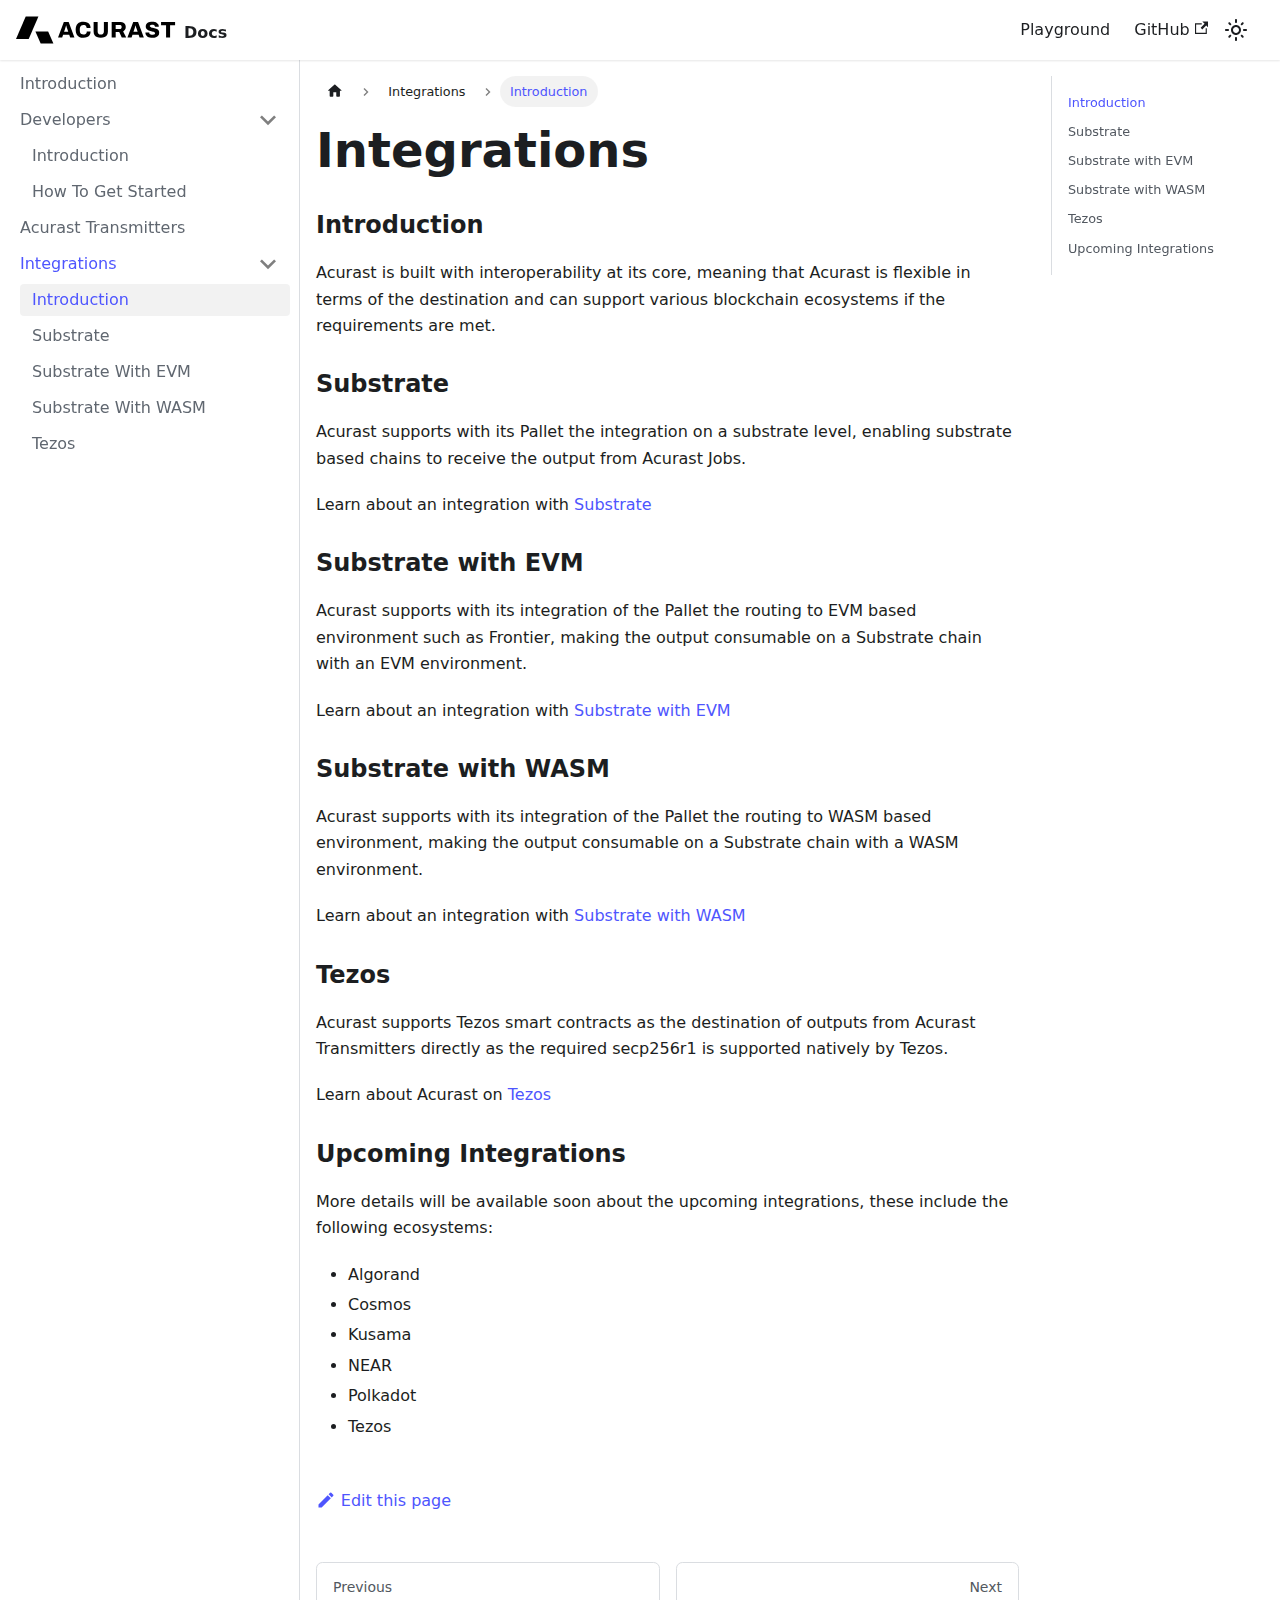
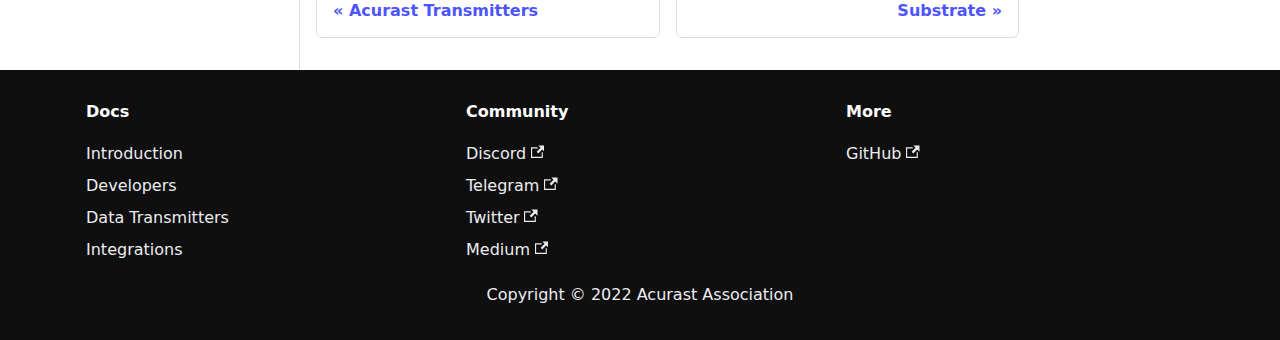
<file: integrations/introduction/index.html>
<!doctype html>
<html lang="en" dir="ltr" class="docs-wrapper docs-doc-page docs-version-current plugin-docs plugin-id-default docs-doc-id-integrations/introduction">
<head>
<meta charset="UTF-8">
<meta name="viewport" content="width=device-width,initial-scale=1">
<meta name="generator" content="Docusaurus v2.0.1">
<title data-rh="true">Introduction | Acurast Docs</title><meta data-rh="true" name="twitter:card" content="summary_large_image"><meta data-rh="true" property="og:image" content="https://docs.acurast.com/img/social-preview.png"><meta data-rh="true" name="twitter:image" content="https://docs.acurast.com/img/social-preview.png"><meta data-rh="true" property="og:url" content="https://docs.acurast.com/integrations/introduction"><meta data-rh="true" name="docusaurus_locale" content="en"><meta data-rh="true" name="docsearch:language" content="en"><meta data-rh="true" name="docusaurus_version" content="current"><meta data-rh="true" name="docusaurus_tag" content="docs-default-current"><meta data-rh="true" name="docsearch:version" content="current"><meta data-rh="true" name="docsearch:docusaurus_tag" content="docs-default-current"><meta data-rh="true" property="og:title" content="Introduction | Acurast Docs"><meta data-rh="true" name="description" content="Introduction"><meta data-rh="true" property="og:description" content="Introduction"><link data-rh="true" rel="icon" href="/img/favicon.svg"><link data-rh="true" rel="canonical" href="https://docs.acurast.com/integrations/introduction"><link data-rh="true" rel="alternate" href="https://docs.acurast.com/integrations/introduction" hreflang="en"><link data-rh="true" rel="alternate" href="https://docs.acurast.com/integrations/introduction" hreflang="x-default"><link rel="stylesheet" href="/assets/css/styles.4d1afc74.css">
<link rel="preload" href="/assets/js/runtime~main.b77ec04c.js" as="script">
<link rel="preload" href="/assets/js/main.fc6194dc.js" as="script">
</head>
<body class="navigation-with-keyboard">
<script>!function(){function t(t){document.documentElement.setAttribute("data-theme",t)}var e=function(){var t=null;try{t=localStorage.getItem("theme")}catch(t){}return t}();t(null!==e?e:"light")}()</script><div id="__docusaurus">
<div role="region"><a href="#" class="skipToContent_fXgn">Skip to main content</a></div><nav class="navbar navbar--fixed-top"><div class="navbar__inner"><div class="navbar__items"><button aria-label="Navigation bar toggle" class="navbar__toggle clean-btn" type="button" tabindex="0"><svg width="30" height="30" viewBox="0 0 30 30" aria-hidden="true"><path stroke="currentColor" stroke-linecap="round" stroke-miterlimit="10" stroke-width="2" d="M4 7h22M4 15h22M4 23h22"></path></svg></button><a class="navbar__brand" href="/"><div class="navbar__logo"><img src="/img/acurast_logo_dark.svg" alt="Acurast" class="themedImage_ToTc themedImage--light_HNdA"><img src="/img/acurast_logo_light.svg" alt="Acurast" class="themedImage_ToTc themedImage--dark_i4oU"></div><b class="navbar__title text--truncate">Docs</b></a></div><div class="navbar__items navbar__items--right"><a class="navbar__item navbar__link" href="/playground/">Playground</a><a href="https://github.com/acurast/" target="_blank" rel="noopener noreferrer" class="navbar__item navbar__link">GitHub<svg width="13.5" height="13.5" aria-hidden="true" viewBox="0 0 24 24" class="iconExternalLink_nPIU"><path fill="currentColor" d="M21 13v10h-21v-19h12v2h-10v15h17v-8h2zm3-12h-10.988l4.035 4-6.977 7.07 2.828 2.828 6.977-7.07 4.125 4.172v-11z"></path></svg></a><div class="toggle_vylO colorModeToggle_DEke"><button class="clean-btn toggleButton_gllP toggleButtonDisabled_aARS" type="button" disabled="" title="Switch between dark and light mode (currently light mode)" aria-label="Switch between dark and light mode (currently light mode)"><svg viewBox="0 0 24 24" width="24" height="24" class="lightToggleIcon_pyhR"><path fill="currentColor" d="M12,9c1.65,0,3,1.35,3,3s-1.35,3-3,3s-3-1.35-3-3S10.35,9,12,9 M12,7c-2.76,0-5,2.24-5,5s2.24,5,5,5s5-2.24,5-5 S14.76,7,12,7L12,7z M2,13l2,0c0.55,0,1-0.45,1-1s-0.45-1-1-1l-2,0c-0.55,0-1,0.45-1,1S1.45,13,2,13z M20,13l2,0c0.55,0,1-0.45,1-1 s-0.45-1-1-1l-2,0c-0.55,0-1,0.45-1,1S19.45,13,20,13z M11,2v2c0,0.55,0.45,1,1,1s1-0.45,1-1V2c0-0.55-0.45-1-1-1S11,1.45,11,2z M11,20v2c0,0.55,0.45,1,1,1s1-0.45,1-1v-2c0-0.55-0.45-1-1-1C11.45,19,11,19.45,11,20z M5.99,4.58c-0.39-0.39-1.03-0.39-1.41,0 c-0.39,0.39-0.39,1.03,0,1.41l1.06,1.06c0.39,0.39,1.03,0.39,1.41,0s0.39-1.03,0-1.41L5.99,4.58z M18.36,16.95 c-0.39-0.39-1.03-0.39-1.41,0c-0.39,0.39-0.39,1.03,0,1.41l1.06,1.06c0.39,0.39,1.03,0.39,1.41,0c0.39-0.39,0.39-1.03,0-1.41 L18.36,16.95z M19.42,5.99c0.39-0.39,0.39-1.03,0-1.41c-0.39-0.39-1.03-0.39-1.41,0l-1.06,1.06c-0.39,0.39-0.39,1.03,0,1.41 s1.03,0.39,1.41,0L19.42,5.99z M7.05,18.36c0.39-0.39,0.39-1.03,0-1.41c-0.39-0.39-1.03-0.39-1.41,0l-1.06,1.06 c-0.39,0.39-0.39,1.03,0,1.41s1.03,0.39,1.41,0L7.05,18.36z"></path></svg><svg viewBox="0 0 24 24" width="24" height="24" class="darkToggleIcon_wfgR"><path fill="currentColor" d="M9.37,5.51C9.19,6.15,9.1,6.82,9.1,7.5c0,4.08,3.32,7.4,7.4,7.4c0.68,0,1.35-0.09,1.99-0.27C17.45,17.19,14.93,19,12,19 c-3.86,0-7-3.14-7-7C5,9.07,6.81,6.55,9.37,5.51z M12,3c-4.97,0-9,4.03-9,9s4.03,9,9,9s9-4.03,9-9c0-0.46-0.04-0.92-0.1-1.36 c-0.98,1.37-2.58,2.26-4.4,2.26c-2.98,0-5.4-2.42-5.4-5.4c0-1.81,0.89-3.42,2.26-4.4C12.92,3.04,12.46,3,12,3L12,3z"></path></svg></button></div><div class="searchBox_ZlJk"></div></div></div><div role="presentation" class="navbar-sidebar__backdrop"></div></nav><div class="main-wrapper mainWrapper_z2l0 docsWrapper_BCFX"><button aria-label="Scroll back to top" class="clean-btn theme-back-to-top-button backToTopButton_sjWU" type="button"></button><div class="docPage__5DB"><aside class="theme-doc-sidebar-container docSidebarContainer_b6E3"><div class="sidebar_njMd"><nav class="menu thin-scrollbar menu_SIkG"><ul class="theme-doc-sidebar-menu menu__list"><li class="theme-doc-sidebar-item-link theme-doc-sidebar-item-link-level-1 menu__list-item"><a class="menu__link" href="/">Introduction</a></li><li class="theme-doc-sidebar-item-category theme-doc-sidebar-item-category-level-1 menu__list-item"><div class="menu__list-item-collapsible"><a class="menu__link menu__link--sublist menu__link--sublist-caret" aria-expanded="true" href="/developers/introduction">Developers</a></div><ul style="display:block;overflow:visible;height:auto" class="menu__list"><li class="theme-doc-sidebar-item-link theme-doc-sidebar-item-link-level-2 menu__list-item"><a class="menu__link" tabindex="0" href="/developers/introduction">Introduction</a></li><li class="theme-doc-sidebar-item-link theme-doc-sidebar-item-link-level-2 menu__list-item"><a class="menu__link" tabindex="0" href="/developers/get-started">How To Get Started</a></li></ul></li><li class="theme-doc-sidebar-item-link theme-doc-sidebar-item-link-level-1 menu__list-item"><a class="menu__link" href="/acurast-transmitters">Acurast Transmitters</a></li><li class="theme-doc-sidebar-item-category theme-doc-sidebar-item-category-level-1 menu__list-item"><div class="menu__list-item-collapsible"><a class="menu__link menu__link--sublist menu__link--sublist-caret menu__link--active" aria-expanded="true" href="/integrations/introduction">Integrations</a></div><ul style="display:block;overflow:visible;height:auto" class="menu__list"><li class="theme-doc-sidebar-item-link theme-doc-sidebar-item-link-level-2 menu__list-item"><a class="menu__link menu__link--active" aria-current="page" tabindex="0" href="/integrations/introduction">Introduction</a></li><li class="theme-doc-sidebar-item-link theme-doc-sidebar-item-link-level-2 menu__list-item"><a class="menu__link" tabindex="0" href="/integrations/substrate">Substrate</a></li><li class="theme-doc-sidebar-item-link theme-doc-sidebar-item-link-level-2 menu__list-item"><a class="menu__link" tabindex="0" href="/integrations/substrate-evm">Substrate With EVM</a></li><li class="theme-doc-sidebar-item-link theme-doc-sidebar-item-link-level-2 menu__list-item"><a class="menu__link" tabindex="0" href="/integrations/substrate-wasm">Substrate With WASM</a></li><li class="theme-doc-sidebar-item-link theme-doc-sidebar-item-link-level-2 menu__list-item"><a class="menu__link" tabindex="0" href="/integrations/tezos">Tezos</a></li></ul></li></ul></nav></div></aside><main class="docMainContainer_gTbr"><div class="container padding-top--md padding-bottom--lg"><div class="row"><div class="col docItemCol_VOVn"><div class="docItemContainer_Djhp"><article><nav class="theme-doc-breadcrumbs breadcrumbsContainer_Z_bl" aria-label="Breadcrumbs"><ul class="breadcrumbs" itemscope="" itemtype="https://schema.org/BreadcrumbList"><li class="breadcrumbs__item"><a aria-label="Home page" class="breadcrumbs__link" href="/"><svg viewBox="0 0 24 24" class="breadcrumbHomeIcon_OVgt"><path d="M10 19v-5h4v5c0 .55.45 1 1 1h3c.55 0 1-.45 1-1v-7h1.7c.46 0 .68-.57.33-.87L12.67 3.6c-.38-.34-.96-.34-1.34 0l-8.36 7.53c-.34.3-.13.87.33.87H5v7c0 .55.45 1 1 1h3c.55 0 1-.45 1-1z" fill="currentColor"></path></svg></a></li><li class="breadcrumbs__item"><span class="breadcrumbs__link">Integrations</span><meta itemprop="position" content="1"></li><li itemscope="" itemprop="itemListElement" itemtype="https://schema.org/ListItem" class="breadcrumbs__item breadcrumbs__item--active"><span class="breadcrumbs__link" itemprop="name">Introduction</span><meta itemprop="position" content="2"></li></ul></nav><div class="tocCollapsible_ETCw theme-doc-toc-mobile tocMobile_ITEo"><button type="button" class="clean-btn tocCollapsibleButton_TO0P">On this page</button></div><div class="theme-doc-markdown markdown"><h1>Integrations</h1><h3 class="anchor anchorWithStickyNavbar_LWe7" id="introduction">Introduction<a class="hash-link" href="#introduction" title="Direct link to heading">​</a></h3><p>Acurast is built with interoperability at its core, meaning that Acurast is flexible in terms of the destination and can support various blockchain ecosystems if the requirements are met.</p><h3 class="anchor anchorWithStickyNavbar_LWe7" id="substrate">Substrate<a class="hash-link" href="#substrate" title="Direct link to heading">​</a></h3><p>Acurast supports with its Pallet the integration on a substrate level, enabling substrate based chains to receive the output from Acurast Jobs.</p><p>Learn about an integration with <a href="/integrations/substrate/">Substrate</a></p><h3 class="anchor anchorWithStickyNavbar_LWe7" id="substrate-with-evm">Substrate with EVM<a class="hash-link" href="#substrate-with-evm" title="Direct link to heading">​</a></h3><p>Acurast supports with its integration of the Pallet the routing to EVM based environment such as Frontier, making the output consumable on a Substrate chain with an EVM environment.</p><p>Learn about an integration with <a href="/integrations/substrate-evm/">Substrate with EVM</a></p><h3 class="anchor anchorWithStickyNavbar_LWe7" id="substrate-with-wasm">Substrate with WASM<a class="hash-link" href="#substrate-with-wasm" title="Direct link to heading">​</a></h3><p>Acurast supports with its integration of the Pallet the routing to WASM based environment, making the output consumable on a Substrate chain with a WASM environment.</p><p>Learn about an integration with <a href="/integrations/substrate-wasm/">Substrate with WASM</a></p><h3 class="anchor anchorWithStickyNavbar_LWe7" id="tezos">Tezos<a class="hash-link" href="#tezos" title="Direct link to heading">​</a></h3><p>Acurast supports Tezos smart contracts as the destination of outputs from Acurast Transmitters directly as the required secp256r1 is supported natively by Tezos.</p><p>Learn about Acurast on <a href="/integrations/tezos/">Tezos</a></p><h3 class="anchor anchorWithStickyNavbar_LWe7" id="upcoming-integrations">Upcoming Integrations<a class="hash-link" href="#upcoming-integrations" title="Direct link to heading">​</a></h3><p>More details will be available soon about the upcoming integrations, these include the following ecosystems:</p><ul><li>Algorand</li><li>Cosmos</li><li>Kusama</li><li>NEAR</li><li>Polkadot</li><li>Tezos</li></ul></div><footer class="theme-doc-footer docusaurus-mt-lg"><div class="theme-doc-footer-edit-meta-row row"><div class="col"><a href="https://github.com/acurast/acurast-docs/docs/integrations/introduction.mdx" target="_blank" rel="noreferrer noopener" class="theme-edit-this-page"><svg fill="currentColor" height="20" width="20" viewBox="0 0 40 40" class="iconEdit_Z9Sw" aria-hidden="true"><g><path d="m34.5 11.7l-3 3.1-6.3-6.3 3.1-3q0.5-0.5 1.2-0.5t1.1 0.5l3.9 3.9q0.5 0.4 0.5 1.1t-0.5 1.2z m-29.5 17.1l18.4-18.5 6.3 6.3-18.4 18.4h-6.3v-6.2z"></path></g></svg>Edit this page</a></div><div class="col lastUpdated_vwxv"></div></div></footer></article><nav class="pagination-nav docusaurus-mt-lg" aria-label="Docs pages navigation"><a class="pagination-nav__link pagination-nav__link--prev" href="/acurast-transmitters"><div class="pagination-nav__sublabel">Previous</div><div class="pagination-nav__label">Acurast Transmitters</div></a><a class="pagination-nav__link pagination-nav__link--next" href="/integrations/substrate"><div class="pagination-nav__sublabel">Next</div><div class="pagination-nav__label">Substrate</div></a></nav></div></div><div class="col col--3"><div class="tableOfContents_bqdL thin-scrollbar theme-doc-toc-desktop"><ul class="table-of-contents table-of-contents__left-border"><li><a href="#introduction" class="table-of-contents__link toc-highlight">Introduction</a></li><li><a href="#substrate" class="table-of-contents__link toc-highlight">Substrate</a></li><li><a href="#substrate-with-evm" class="table-of-contents__link toc-highlight">Substrate with EVM</a></li><li><a href="#substrate-with-wasm" class="table-of-contents__link toc-highlight">Substrate with WASM</a></li><li><a href="#tezos" class="table-of-contents__link toc-highlight">Tezos</a></li><li><a href="#upcoming-integrations" class="table-of-contents__link toc-highlight">Upcoming Integrations</a></li></ul></div></div></div></div></main></div></div><footer class="footer footer--dark"><div class="container container-fluid"><div class="row footer__links"><div class="col footer__col"><div class="footer__title">Docs</div><ul class="footer__items clean-list"><li class="footer__item"><a class="footer__link-item" href="/">Introduction</a></li><li class="footer__item"><a class="footer__link-item" href="/developers/introduction">Developers</a></li><li class="footer__item"><a class="footer__link-item" href="/acurast-transmitters">Data Transmitters</a></li><li class="footer__item"><a class="footer__link-item" href="/integrations/introduction">Integrations</a></li></ul></div><div class="col footer__col"><div class="footer__title">Community</div><ul class="footer__items clean-list"><li class="footer__item"><a href="https://discord.gg/wqgC6b6aKe" target="_blank" rel="noopener noreferrer" class="footer__link-item">Discord<svg width="13.5" height="13.5" aria-hidden="true" viewBox="0 0 24 24" class="iconExternalLink_nPIU"><path fill="currentColor" d="M21 13v10h-21v-19h12v2h-10v15h17v-8h2zm3-12h-10.988l4.035 4-6.977 7.07 2.828 2.828 6.977-7.07 4.125 4.172v-11z"></path></svg></a></li><li class="footer__item"><a href="https://t.me/acurastnetwork" target="_blank" rel="noopener noreferrer" class="footer__link-item">Telegram<svg width="13.5" height="13.5" aria-hidden="true" viewBox="0 0 24 24" class="iconExternalLink_nPIU"><path fill="currentColor" d="M21 13v10h-21v-19h12v2h-10v15h17v-8h2zm3-12h-10.988l4.035 4-6.977 7.07 2.828 2.828 6.977-7.07 4.125 4.172v-11z"></path></svg></a></li><li class="footer__item"><a href="https://twitter.com/acurastnetwork" target="_blank" rel="noopener noreferrer" class="footer__link-item">Twitter<svg width="13.5" height="13.5" aria-hidden="true" viewBox="0 0 24 24" class="iconExternalLink_nPIU"><path fill="currentColor" d="M21 13v10h-21v-19h12v2h-10v15h17v-8h2zm3-12h-10.988l4.035 4-6.977 7.07 2.828 2.828 6.977-7.07 4.125 4.172v-11z"></path></svg></a></li><li class="footer__item"><a href="https://acurast.medium.com/" target="_blank" rel="noopener noreferrer" class="footer__link-item">Medium<svg width="13.5" height="13.5" aria-hidden="true" viewBox="0 0 24 24" class="iconExternalLink_nPIU"><path fill="currentColor" d="M21 13v10h-21v-19h12v2h-10v15h17v-8h2zm3-12h-10.988l4.035 4-6.977 7.07 2.828 2.828 6.977-7.07 4.125 4.172v-11z"></path></svg></a></li></ul></div><div class="col footer__col"><div class="footer__title">More</div><ul class="footer__items clean-list"><li class="footer__item"><a href="https://github.com/acurast/" target="_blank" rel="noopener noreferrer" class="footer__link-item">GitHub<svg width="13.5" height="13.5" aria-hidden="true" viewBox="0 0 24 24" class="iconExternalLink_nPIU"><path fill="currentColor" d="M21 13v10h-21v-19h12v2h-10v15h17v-8h2zm3-12h-10.988l4.035 4-6.977 7.07 2.828 2.828 6.977-7.07 4.125 4.172v-11z"></path></svg></a></li></ul></div></div><div class="footer__bottom text--center"><div class="footer__copyright">Copyright © 2022 Acurast Association</div></div></div></footer></div>
<script src="/assets/js/runtime~main.b77ec04c.js"></script>
<script src="/assets/js/main.fc6194dc.js"></script>
</body>
</html>
</file>
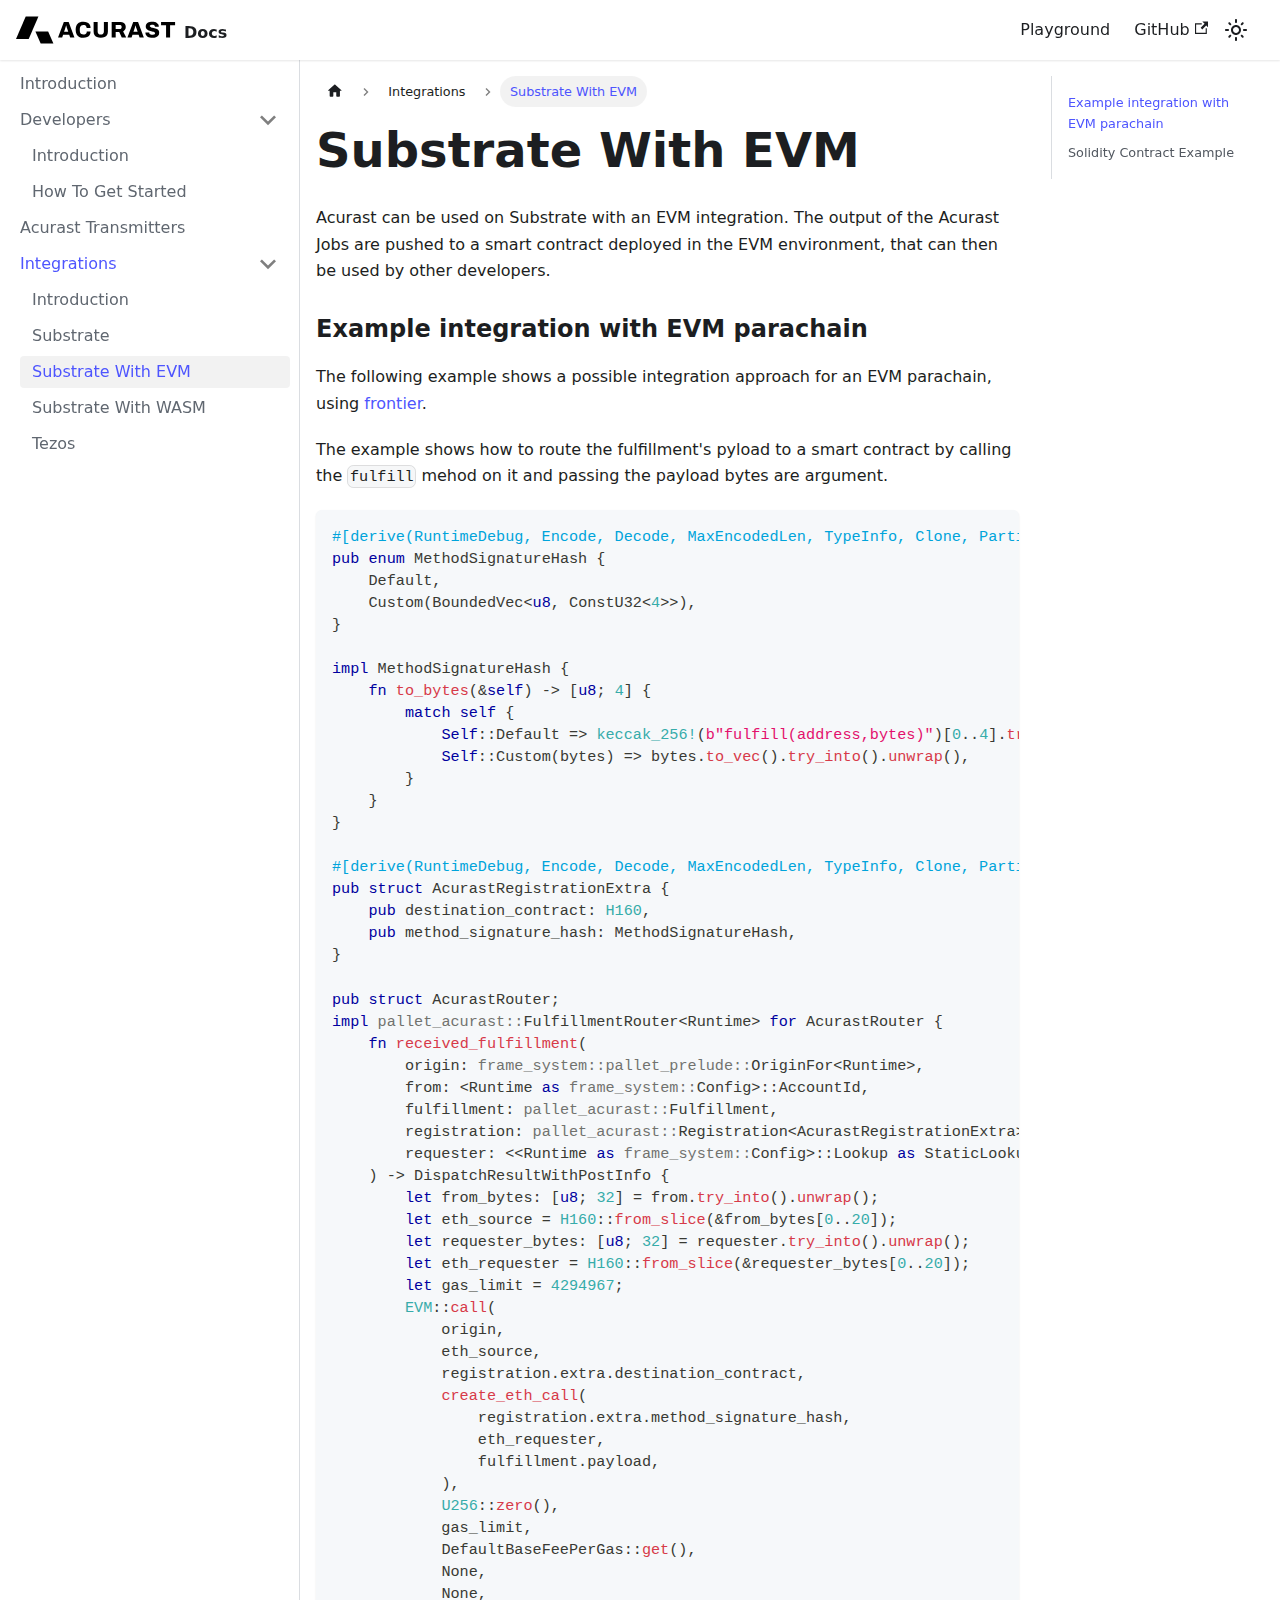
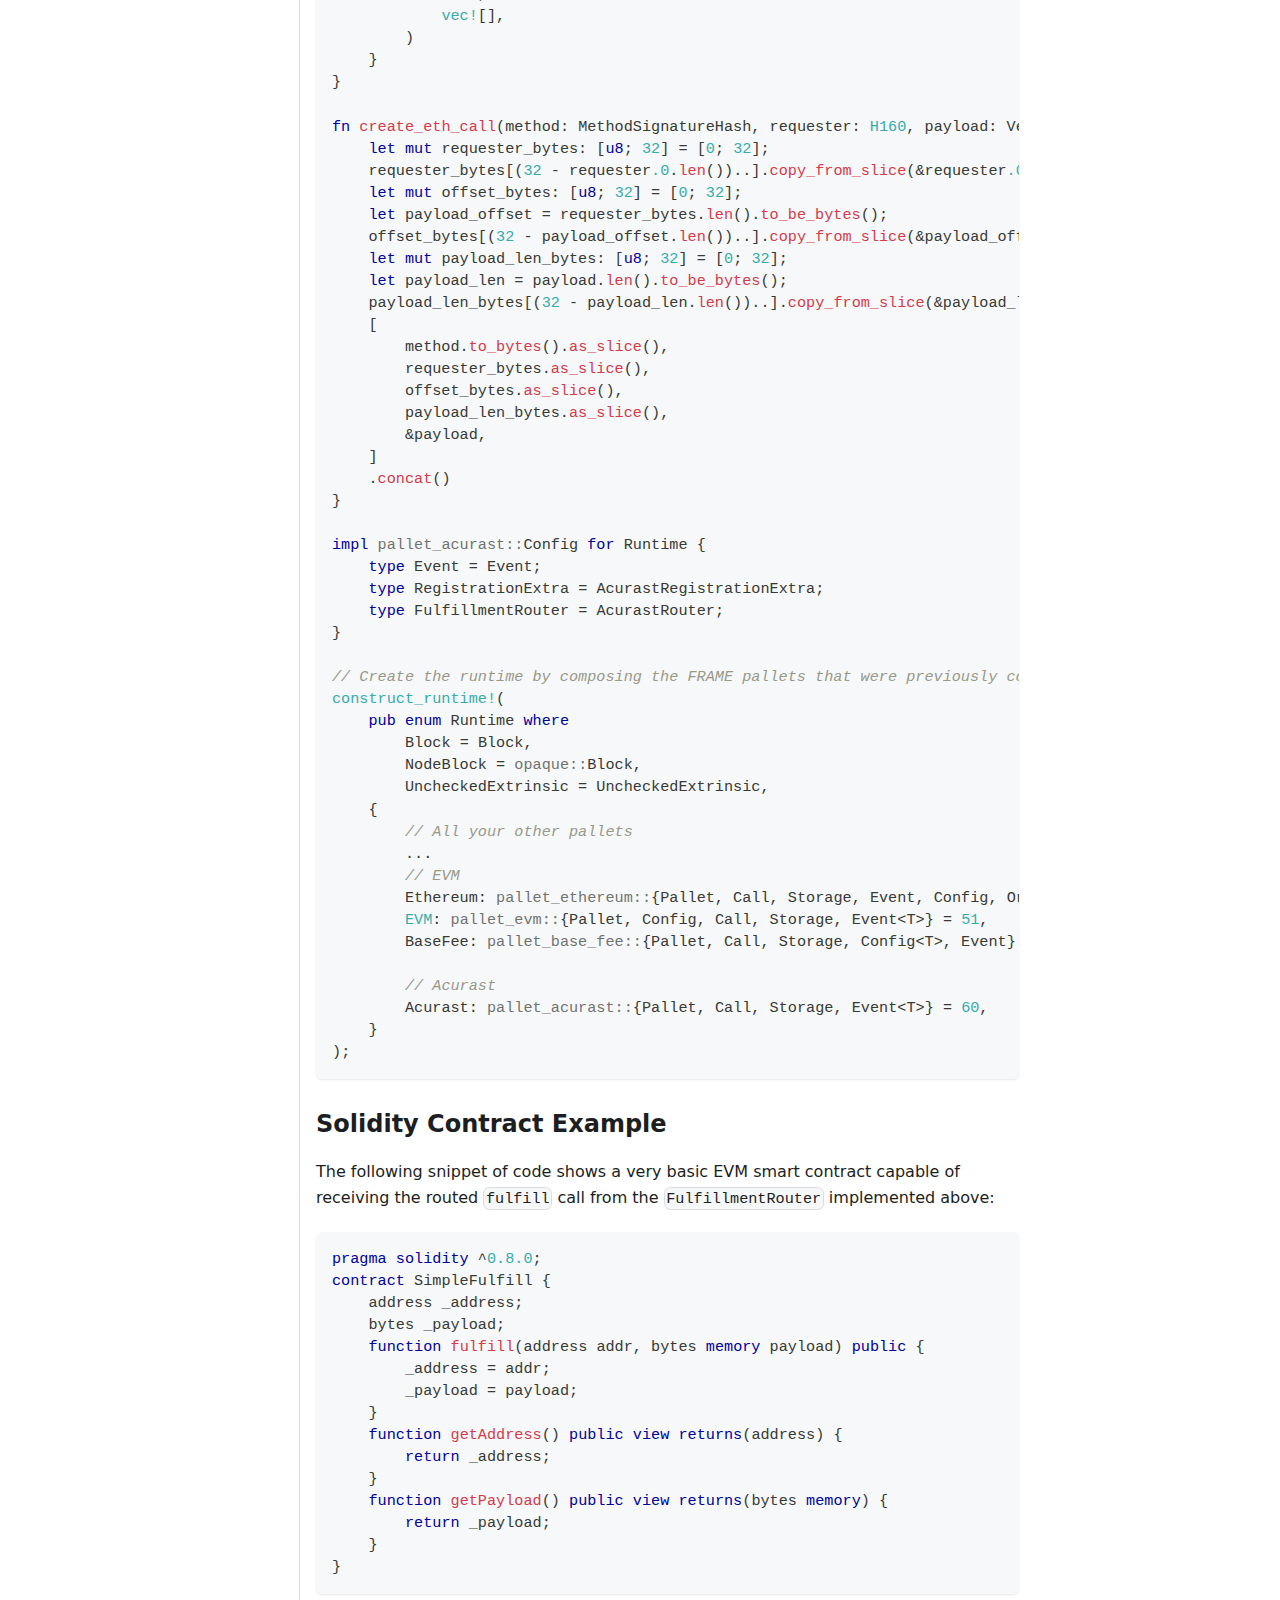
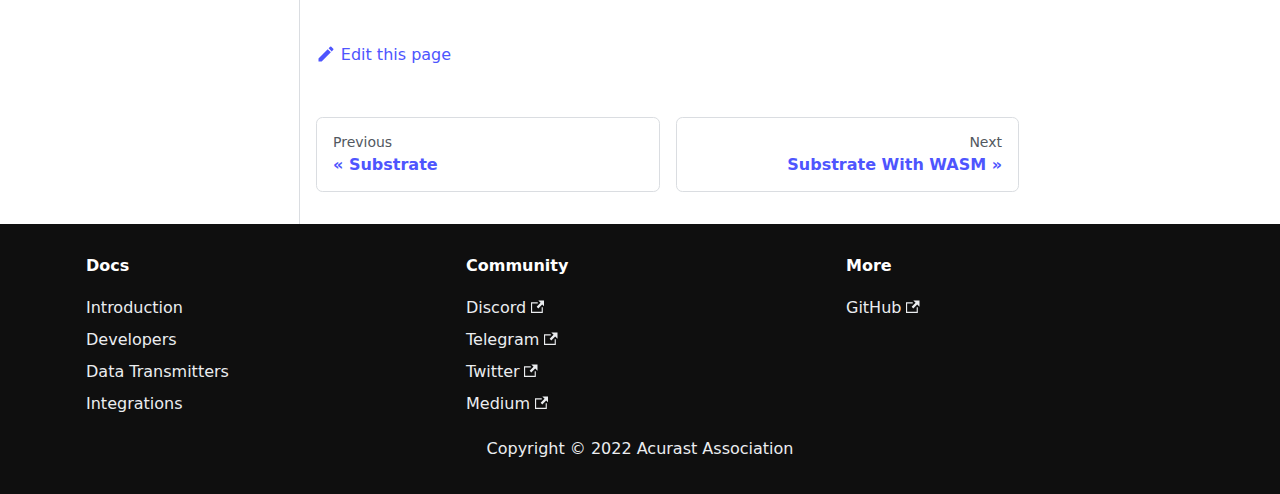
<file: integrations/substrate-evm/index.html>
<!doctype html>
<html lang="en" dir="ltr" class="docs-wrapper docs-doc-page docs-version-current plugin-docs plugin-id-default docs-doc-id-integrations/substrate-evm">
<head>
<meta charset="UTF-8">
<meta name="viewport" content="width=device-width,initial-scale=1">
<meta name="generator" content="Docusaurus v2.0.1">
<title data-rh="true">Substrate With EVM | Acurast Docs</title><meta data-rh="true" name="twitter:card" content="summary_large_image"><meta data-rh="true" property="og:image" content="https://docs.acurast.com/img/social-preview.png"><meta data-rh="true" name="twitter:image" content="https://docs.acurast.com/img/social-preview.png"><meta data-rh="true" property="og:url" content="https://docs.acurast.com/integrations/substrate-evm"><meta data-rh="true" name="docusaurus_locale" content="en"><meta data-rh="true" name="docsearch:language" content="en"><meta data-rh="true" name="docusaurus_version" content="current"><meta data-rh="true" name="docusaurus_tag" content="docs-default-current"><meta data-rh="true" name="docsearch:version" content="current"><meta data-rh="true" name="docsearch:docusaurus_tag" content="docs-default-current"><meta data-rh="true" property="og:title" content="Substrate With EVM | Acurast Docs"><meta data-rh="true" name="description" content="Acurast can be used on Substrate with an EVM integration. The output of the Acurast Jobs are pushed to a smart contract deployed in the EVM environment, that can then be used by other developers."><meta data-rh="true" property="og:description" content="Acurast can be used on Substrate with an EVM integration. The output of the Acurast Jobs are pushed to a smart contract deployed in the EVM environment, that can then be used by other developers."><link data-rh="true" rel="icon" href="/img/favicon.svg"><link data-rh="true" rel="canonical" href="https://docs.acurast.com/integrations/substrate-evm"><link data-rh="true" rel="alternate" href="https://docs.acurast.com/integrations/substrate-evm" hreflang="en"><link data-rh="true" rel="alternate" href="https://docs.acurast.com/integrations/substrate-evm" hreflang="x-default"><link rel="stylesheet" href="/assets/css/styles.4d1afc74.css">
<link rel="preload" href="/assets/js/runtime~main.b77ec04c.js" as="script">
<link rel="preload" href="/assets/js/main.fc6194dc.js" as="script">
</head>
<body class="navigation-with-keyboard">
<script>!function(){function t(t){document.documentElement.setAttribute("data-theme",t)}var e=function(){var t=null;try{t=localStorage.getItem("theme")}catch(t){}return t}();t(null!==e?e:"light")}()</script><div id="__docusaurus">
<div role="region"><a href="#" class="skipToContent_fXgn">Skip to main content</a></div><nav class="navbar navbar--fixed-top"><div class="navbar__inner"><div class="navbar__items"><button aria-label="Navigation bar toggle" class="navbar__toggle clean-btn" type="button" tabindex="0"><svg width="30" height="30" viewBox="0 0 30 30" aria-hidden="true"><path stroke="currentColor" stroke-linecap="round" stroke-miterlimit="10" stroke-width="2" d="M4 7h22M4 15h22M4 23h22"></path></svg></button><a class="navbar__brand" href="/"><div class="navbar__logo"><img src="/img/acurast_logo_dark.svg" alt="Acurast" class="themedImage_ToTc themedImage--light_HNdA"><img src="/img/acurast_logo_light.svg" alt="Acurast" class="themedImage_ToTc themedImage--dark_i4oU"></div><b class="navbar__title text--truncate">Docs</b></a></div><div class="navbar__items navbar__items--right"><a class="navbar__item navbar__link" href="/playground/">Playground</a><a href="https://github.com/acurast/" target="_blank" rel="noopener noreferrer" class="navbar__item navbar__link">GitHub<svg width="13.5" height="13.5" aria-hidden="true" viewBox="0 0 24 24" class="iconExternalLink_nPIU"><path fill="currentColor" d="M21 13v10h-21v-19h12v2h-10v15h17v-8h2zm3-12h-10.988l4.035 4-6.977 7.07 2.828 2.828 6.977-7.07 4.125 4.172v-11z"></path></svg></a><div class="toggle_vylO colorModeToggle_DEke"><button class="clean-btn toggleButton_gllP toggleButtonDisabled_aARS" type="button" disabled="" title="Switch between dark and light mode (currently light mode)" aria-label="Switch between dark and light mode (currently light mode)"><svg viewBox="0 0 24 24" width="24" height="24" class="lightToggleIcon_pyhR"><path fill="currentColor" d="M12,9c1.65,0,3,1.35,3,3s-1.35,3-3,3s-3-1.35-3-3S10.35,9,12,9 M12,7c-2.76,0-5,2.24-5,5s2.24,5,5,5s5-2.24,5-5 S14.76,7,12,7L12,7z M2,13l2,0c0.55,0,1-0.45,1-1s-0.45-1-1-1l-2,0c-0.55,0-1,0.45-1,1S1.45,13,2,13z M20,13l2,0c0.55,0,1-0.45,1-1 s-0.45-1-1-1l-2,0c-0.55,0-1,0.45-1,1S19.45,13,20,13z M11,2v2c0,0.55,0.45,1,1,1s1-0.45,1-1V2c0-0.55-0.45-1-1-1S11,1.45,11,2z M11,20v2c0,0.55,0.45,1,1,1s1-0.45,1-1v-2c0-0.55-0.45-1-1-1C11.45,19,11,19.45,11,20z M5.99,4.58c-0.39-0.39-1.03-0.39-1.41,0 c-0.39,0.39-0.39,1.03,0,1.41l1.06,1.06c0.39,0.39,1.03,0.39,1.41,0s0.39-1.03,0-1.41L5.99,4.58z M18.36,16.95 c-0.39-0.39-1.03-0.39-1.41,0c-0.39,0.39-0.39,1.03,0,1.41l1.06,1.06c0.39,0.39,1.03,0.39,1.41,0c0.39-0.39,0.39-1.03,0-1.41 L18.36,16.95z M19.42,5.99c0.39-0.39,0.39-1.03,0-1.41c-0.39-0.39-1.03-0.39-1.41,0l-1.06,1.06c-0.39,0.39-0.39,1.03,0,1.41 s1.03,0.39,1.41,0L19.42,5.99z M7.05,18.36c0.39-0.39,0.39-1.03,0-1.41c-0.39-0.39-1.03-0.39-1.41,0l-1.06,1.06 c-0.39,0.39-0.39,1.03,0,1.41s1.03,0.39,1.41,0L7.05,18.36z"></path></svg><svg viewBox="0 0 24 24" width="24" height="24" class="darkToggleIcon_wfgR"><path fill="currentColor" d="M9.37,5.51C9.19,6.15,9.1,6.82,9.1,7.5c0,4.08,3.32,7.4,7.4,7.4c0.68,0,1.35-0.09,1.99-0.27C17.45,17.19,14.93,19,12,19 c-3.86,0-7-3.14-7-7C5,9.07,6.81,6.55,9.37,5.51z M12,3c-4.97,0-9,4.03-9,9s4.03,9,9,9s9-4.03,9-9c0-0.46-0.04-0.92-0.1-1.36 c-0.98,1.37-2.58,2.26-4.4,2.26c-2.98,0-5.4-2.42-5.4-5.4c0-1.81,0.89-3.42,2.26-4.4C12.92,3.04,12.46,3,12,3L12,3z"></path></svg></button></div><div class="searchBox_ZlJk"></div></div></div><div role="presentation" class="navbar-sidebar__backdrop"></div></nav><div class="main-wrapper mainWrapper_z2l0 docsWrapper_BCFX"><button aria-label="Scroll back to top" class="clean-btn theme-back-to-top-button backToTopButton_sjWU" type="button"></button><div class="docPage__5DB"><aside class="theme-doc-sidebar-container docSidebarContainer_b6E3"><div class="sidebar_njMd"><nav class="menu thin-scrollbar menu_SIkG"><ul class="theme-doc-sidebar-menu menu__list"><li class="theme-doc-sidebar-item-link theme-doc-sidebar-item-link-level-1 menu__list-item"><a class="menu__link" href="/">Introduction</a></li><li class="theme-doc-sidebar-item-category theme-doc-sidebar-item-category-level-1 menu__list-item"><div class="menu__list-item-collapsible"><a class="menu__link menu__link--sublist menu__link--sublist-caret" aria-expanded="true" href="/developers/introduction">Developers</a></div><ul style="display:block;overflow:visible;height:auto" class="menu__list"><li class="theme-doc-sidebar-item-link theme-doc-sidebar-item-link-level-2 menu__list-item"><a class="menu__link" tabindex="0" href="/developers/introduction">Introduction</a></li><li class="theme-doc-sidebar-item-link theme-doc-sidebar-item-link-level-2 menu__list-item"><a class="menu__link" tabindex="0" href="/developers/get-started">How To Get Started</a></li></ul></li><li class="theme-doc-sidebar-item-link theme-doc-sidebar-item-link-level-1 menu__list-item"><a class="menu__link" href="/acurast-transmitters">Acurast Transmitters</a></li><li class="theme-doc-sidebar-item-category theme-doc-sidebar-item-category-level-1 menu__list-item"><div class="menu__list-item-collapsible"><a class="menu__link menu__link--sublist menu__link--sublist-caret menu__link--active" aria-expanded="true" href="/integrations/introduction">Integrations</a></div><ul style="display:block;overflow:visible;height:auto" class="menu__list"><li class="theme-doc-sidebar-item-link theme-doc-sidebar-item-link-level-2 menu__list-item"><a class="menu__link" tabindex="0" href="/integrations/introduction">Introduction</a></li><li class="theme-doc-sidebar-item-link theme-doc-sidebar-item-link-level-2 menu__list-item"><a class="menu__link" tabindex="0" href="/integrations/substrate">Substrate</a></li><li class="theme-doc-sidebar-item-link theme-doc-sidebar-item-link-level-2 menu__list-item"><a class="menu__link menu__link--active" aria-current="page" tabindex="0" href="/integrations/substrate-evm">Substrate With EVM</a></li><li class="theme-doc-sidebar-item-link theme-doc-sidebar-item-link-level-2 menu__list-item"><a class="menu__link" tabindex="0" href="/integrations/substrate-wasm">Substrate With WASM</a></li><li class="theme-doc-sidebar-item-link theme-doc-sidebar-item-link-level-2 menu__list-item"><a class="menu__link" tabindex="0" href="/integrations/tezos">Tezos</a></li></ul></li></ul></nav></div></aside><main class="docMainContainer_gTbr"><div class="container padding-top--md padding-bottom--lg"><div class="row"><div class="col docItemCol_VOVn"><div class="docItemContainer_Djhp"><article><nav class="theme-doc-breadcrumbs breadcrumbsContainer_Z_bl" aria-label="Breadcrumbs"><ul class="breadcrumbs" itemscope="" itemtype="https://schema.org/BreadcrumbList"><li class="breadcrumbs__item"><a aria-label="Home page" class="breadcrumbs__link" href="/"><svg viewBox="0 0 24 24" class="breadcrumbHomeIcon_OVgt"><path d="M10 19v-5h4v5c0 .55.45 1 1 1h3c.55 0 1-.45 1-1v-7h1.7c.46 0 .68-.57.33-.87L12.67 3.6c-.38-.34-.96-.34-1.34 0l-8.36 7.53c-.34.3-.13.87.33.87H5v7c0 .55.45 1 1 1h3c.55 0 1-.45 1-1z" fill="currentColor"></path></svg></a></li><li class="breadcrumbs__item"><span class="breadcrumbs__link">Integrations</span><meta itemprop="position" content="1"></li><li itemscope="" itemprop="itemListElement" itemtype="https://schema.org/ListItem" class="breadcrumbs__item breadcrumbs__item--active"><span class="breadcrumbs__link" itemprop="name">Substrate With EVM</span><meta itemprop="position" content="2"></li></ul></nav><div class="tocCollapsible_ETCw theme-doc-toc-mobile tocMobile_ITEo"><button type="button" class="clean-btn tocCollapsibleButton_TO0P">On this page</button></div><div class="theme-doc-markdown markdown"><h1>Substrate With EVM</h1><p>Acurast can be used on Substrate with an EVM integration. The output of the Acurast Jobs are pushed to a smart contract deployed in the EVM environment, that can then be used by other developers.</p><h3 class="anchor anchorWithStickyNavbar_LWe7" id="example-integration-with-evm-parachain">Example integration with EVM parachain<a class="hash-link" href="#example-integration-with-evm-parachain" title="Direct link to heading">​</a></h3><p>The following example shows a possible integration approach for an EVM parachain, using <a href="https://github.com/paritytech/frontier" target="_blank" rel="noopener noreferrer">frontier</a>.</p><p>The example shows how to route the fulfillment&#x27;s pyload to a smart contract by calling the <code>fulfill</code> mehod on it and passing the payload bytes are argument.</p><div class="language-rust codeBlockContainer_Ckt0 theme-code-block" style="--prism-color:#393A34;--prism-background-color:#f6f8fa"><div class="codeBlockContent_biex"><pre tabindex="0" class="prism-code language-rust codeBlock_bY9V thin-scrollbar"><code class="codeBlockLines_e6Vv"><span class="token-line" style="color:#393A34"><span class="token attribute attr-name" style="color:#00a4db">#[derive(RuntimeDebug, Encode, Decode, MaxEncodedLen, TypeInfo, Clone, PartialEq)]</span><span class="token plain"></span><br></span><span class="token-line" style="color:#393A34"><span class="token plain"></span><span class="token keyword" style="color:#00009f">pub</span><span class="token plain"> </span><span class="token keyword" style="color:#00009f">enum</span><span class="token plain"> </span><span class="token type-definition class-name">MethodSignatureHash</span><span class="token plain"> </span><span class="token punctuation" style="color:#393A34">{</span><span class="token plain"></span><br></span><span class="token-line" style="color:#393A34"><span class="token plain">    </span><span class="token class-name">Default</span><span class="token punctuation" style="color:#393A34">,</span><span class="token plain"></span><br></span><span class="token-line" style="color:#393A34"><span class="token plain">    </span><span class="token class-name">Custom</span><span class="token punctuation" style="color:#393A34">(</span><span class="token class-name">BoundedVec</span><span class="token operator" style="color:#393A34">&lt;</span><span class="token keyword" style="color:#00009f">u8</span><span class="token punctuation" style="color:#393A34">,</span><span class="token plain"> </span><span class="token class-name">ConstU32</span><span class="token operator" style="color:#393A34">&lt;</span><span class="token number" style="color:#36acaa">4</span><span class="token operator" style="color:#393A34">&gt;&gt;</span><span class="token punctuation" style="color:#393A34">)</span><span class="token punctuation" style="color:#393A34">,</span><span class="token plain"></span><br></span><span class="token-line" style="color:#393A34"><span class="token plain"></span><span class="token punctuation" style="color:#393A34">}</span><span class="token plain"></span><br></span><span class="token-line" style="color:#393A34"><span class="token plain" style="display:inline-block"></span><br></span><span class="token-line" style="color:#393A34"><span class="token plain"></span><span class="token keyword" style="color:#00009f">impl</span><span class="token plain"> </span><span class="token class-name">MethodSignatureHash</span><span class="token plain"> </span><span class="token punctuation" style="color:#393A34">{</span><span class="token plain"></span><br></span><span class="token-line" style="color:#393A34"><span class="token plain">    </span><span class="token keyword" style="color:#00009f">fn</span><span class="token plain"> </span><span class="token function-definition function" style="color:#d73a49">to_bytes</span><span class="token punctuation" style="color:#393A34">(</span><span class="token operator" style="color:#393A34">&amp;</span><span class="token keyword" style="color:#00009f">self</span><span class="token punctuation" style="color:#393A34">)</span><span class="token plain"> </span><span class="token punctuation" style="color:#393A34">-&gt;</span><span class="token plain"> </span><span class="token punctuation" style="color:#393A34">[</span><span class="token keyword" style="color:#00009f">u8</span><span class="token punctuation" style="color:#393A34">;</span><span class="token plain"> </span><span class="token number" style="color:#36acaa">4</span><span class="token punctuation" style="color:#393A34">]</span><span class="token plain"> </span><span class="token punctuation" style="color:#393A34">{</span><span class="token plain"></span><br></span><span class="token-line" style="color:#393A34"><span class="token plain">        </span><span class="token keyword" style="color:#00009f">match</span><span class="token plain"> </span><span class="token keyword" style="color:#00009f">self</span><span class="token plain"> </span><span class="token punctuation" style="color:#393A34">{</span><span class="token plain"></span><br></span><span class="token-line" style="color:#393A34"><span class="token plain">            </span><span class="token keyword" style="color:#00009f">Self</span><span class="token punctuation" style="color:#393A34">::</span><span class="token class-name">Default</span><span class="token plain"> </span><span class="token operator" style="color:#393A34">=&gt;</span><span class="token plain"> </span><span class="token macro property" style="color:#36acaa">keccak_256!</span><span class="token punctuation" style="color:#393A34">(</span><span class="token string" style="color:#e3116c">b&quot;fulfill(address,bytes)&quot;</span><span class="token punctuation" style="color:#393A34">)</span><span class="token punctuation" style="color:#393A34">[</span><span class="token number" style="color:#36acaa">0</span><span class="token punctuation" style="color:#393A34">..</span><span class="token number" style="color:#36acaa">4</span><span class="token punctuation" style="color:#393A34">]</span><span class="token punctuation" style="color:#393A34">.</span><span class="token function" style="color:#d73a49">try_into</span><span class="token punctuation" style="color:#393A34">(</span><span class="token punctuation" style="color:#393A34">)</span><span class="token punctuation" style="color:#393A34">.</span><span class="token function" style="color:#d73a49">unwrap</span><span class="token punctuation" style="color:#393A34">(</span><span class="token punctuation" style="color:#393A34">)</span><span class="token punctuation" style="color:#393A34">,</span><span class="token plain"></span><br></span><span class="token-line" style="color:#393A34"><span class="token plain">            </span><span class="token keyword" style="color:#00009f">Self</span><span class="token punctuation" style="color:#393A34">::</span><span class="token class-name">Custom</span><span class="token punctuation" style="color:#393A34">(</span><span class="token plain">bytes</span><span class="token punctuation" style="color:#393A34">)</span><span class="token plain"> </span><span class="token operator" style="color:#393A34">=&gt;</span><span class="token plain"> bytes</span><span class="token punctuation" style="color:#393A34">.</span><span class="token function" style="color:#d73a49">to_vec</span><span class="token punctuation" style="color:#393A34">(</span><span class="token punctuation" style="color:#393A34">)</span><span class="token punctuation" style="color:#393A34">.</span><span class="token function" style="color:#d73a49">try_into</span><span class="token punctuation" style="color:#393A34">(</span><span class="token punctuation" style="color:#393A34">)</span><span class="token punctuation" style="color:#393A34">.</span><span class="token function" style="color:#d73a49">unwrap</span><span class="token punctuation" style="color:#393A34">(</span><span class="token punctuation" style="color:#393A34">)</span><span class="token punctuation" style="color:#393A34">,</span><span class="token plain"></span><br></span><span class="token-line" style="color:#393A34"><span class="token plain">        </span><span class="token punctuation" style="color:#393A34">}</span><span class="token plain"></span><br></span><span class="token-line" style="color:#393A34"><span class="token plain">    </span><span class="token punctuation" style="color:#393A34">}</span><span class="token plain"></span><br></span><span class="token-line" style="color:#393A34"><span class="token plain"></span><span class="token punctuation" style="color:#393A34">}</span><span class="token plain"></span><br></span><span class="token-line" style="color:#393A34"><span class="token plain" style="display:inline-block"></span><br></span><span class="token-line" style="color:#393A34"><span class="token plain"></span><span class="token attribute attr-name" style="color:#00a4db">#[derive(RuntimeDebug, Encode, Decode, MaxEncodedLen, TypeInfo, Clone, PartialEq)]</span><span class="token plain"></span><br></span><span class="token-line" style="color:#393A34"><span class="token plain"></span><span class="token keyword" style="color:#00009f">pub</span><span class="token plain"> </span><span class="token keyword" style="color:#00009f">struct</span><span class="token plain"> </span><span class="token type-definition class-name">AcurastRegistrationExtra</span><span class="token plain"> </span><span class="token punctuation" style="color:#393A34">{</span><span class="token plain"></span><br></span><span class="token-line" style="color:#393A34"><span class="token plain">    </span><span class="token keyword" style="color:#00009f">pub</span><span class="token plain"> destination_contract</span><span class="token punctuation" style="color:#393A34">:</span><span class="token plain"> </span><span class="token constant" style="color:#36acaa">H160</span><span class="token punctuation" style="color:#393A34">,</span><span class="token plain"></span><br></span><span class="token-line" style="color:#393A34"><span class="token plain">    </span><span class="token keyword" style="color:#00009f">pub</span><span class="token plain"> method_signature_hash</span><span class="token punctuation" style="color:#393A34">:</span><span class="token plain"> </span><span class="token class-name">MethodSignatureHash</span><span class="token punctuation" style="color:#393A34">,</span><span class="token plain"></span><br></span><span class="token-line" style="color:#393A34"><span class="token plain"></span><span class="token punctuation" style="color:#393A34">}</span><span class="token plain"></span><br></span><span class="token-line" style="color:#393A34"><span class="token plain" style="display:inline-block"></span><br></span><span class="token-line" style="color:#393A34"><span class="token plain"></span><span class="token keyword" style="color:#00009f">pub</span><span class="token plain"> </span><span class="token keyword" style="color:#00009f">struct</span><span class="token plain"> </span><span class="token type-definition class-name">AcurastRouter</span><span class="token punctuation" style="color:#393A34">;</span><span class="token plain"></span><br></span><span class="token-line" style="color:#393A34"><span class="token plain"></span><span class="token keyword" style="color:#00009f">impl</span><span class="token plain"> </span><span class="token namespace" style="opacity:0.7">pallet_acurast</span><span class="token namespace punctuation" style="opacity:0.7;color:#393A34">::</span><span class="token class-name">FulfillmentRouter</span><span class="token operator" style="color:#393A34">&lt;</span><span class="token class-name">Runtime</span><span class="token operator" style="color:#393A34">&gt;</span><span class="token plain"> </span><span class="token keyword" style="color:#00009f">for</span><span class="token plain"> </span><span class="token class-name">AcurastRouter</span><span class="token plain"> </span><span class="token punctuation" style="color:#393A34">{</span><span class="token plain"></span><br></span><span class="token-line" style="color:#393A34"><span class="token plain">    </span><span class="token keyword" style="color:#00009f">fn</span><span class="token plain"> </span><span class="token function-definition function" style="color:#d73a49">received_fulfillment</span><span class="token punctuation" style="color:#393A34">(</span><span class="token plain"></span><br></span><span class="token-line" style="color:#393A34"><span class="token plain">        origin</span><span class="token punctuation" style="color:#393A34">:</span><span class="token plain"> </span><span class="token namespace" style="opacity:0.7">frame_system</span><span class="token namespace punctuation" style="opacity:0.7;color:#393A34">::</span><span class="token namespace" style="opacity:0.7">pallet_prelude</span><span class="token namespace punctuation" style="opacity:0.7;color:#393A34">::</span><span class="token class-name">OriginFor</span><span class="token operator" style="color:#393A34">&lt;</span><span class="token class-name">Runtime</span><span class="token operator" style="color:#393A34">&gt;</span><span class="token punctuation" style="color:#393A34">,</span><span class="token plain"></span><br></span><span class="token-line" style="color:#393A34"><span class="token plain">        from</span><span class="token punctuation" style="color:#393A34">:</span><span class="token plain"> </span><span class="token operator" style="color:#393A34">&lt;</span><span class="token class-name">Runtime</span><span class="token plain"> </span><span class="token keyword" style="color:#00009f">as</span><span class="token plain"> </span><span class="token namespace" style="opacity:0.7">frame_system</span><span class="token namespace punctuation" style="opacity:0.7;color:#393A34">::</span><span class="token class-name">Config</span><span class="token operator" style="color:#393A34">&gt;</span><span class="token punctuation" style="color:#393A34">::</span><span class="token class-name">AccountId</span><span class="token punctuation" style="color:#393A34">,</span><span class="token plain"></span><br></span><span class="token-line" style="color:#393A34"><span class="token plain">        fulfillment</span><span class="token punctuation" style="color:#393A34">:</span><span class="token plain"> </span><span class="token namespace" style="opacity:0.7">pallet_acurast</span><span class="token namespace punctuation" style="opacity:0.7;color:#393A34">::</span><span class="token class-name">Fulfillment</span><span class="token punctuation" style="color:#393A34">,</span><span class="token plain"></span><br></span><span class="token-line" style="color:#393A34"><span class="token plain">        registration</span><span class="token punctuation" style="color:#393A34">:</span><span class="token plain"> </span><span class="token namespace" style="opacity:0.7">pallet_acurast</span><span class="token namespace punctuation" style="opacity:0.7;color:#393A34">::</span><span class="token class-name">Registration</span><span class="token operator" style="color:#393A34">&lt;</span><span class="token class-name">AcurastRegistrationExtra</span><span class="token operator" style="color:#393A34">&gt;</span><span class="token punctuation" style="color:#393A34">,</span><span class="token plain"></span><br></span><span class="token-line" style="color:#393A34"><span class="token plain">        requester</span><span class="token punctuation" style="color:#393A34">:</span><span class="token plain"> </span><span class="token operator" style="color:#393A34">&lt;&lt;</span><span class="token class-name">Runtime</span><span class="token plain"> </span><span class="token keyword" style="color:#00009f">as</span><span class="token plain"> </span><span class="token namespace" style="opacity:0.7">frame_system</span><span class="token namespace punctuation" style="opacity:0.7;color:#393A34">::</span><span class="token class-name">Config</span><span class="token operator" style="color:#393A34">&gt;</span><span class="token punctuation" style="color:#393A34">::</span><span class="token class-name">Lookup</span><span class="token plain"> </span><span class="token keyword" style="color:#00009f">as</span><span class="token plain"> </span><span class="token class-name">StaticLookup</span><span class="token operator" style="color:#393A34">&gt;</span><span class="token punctuation" style="color:#393A34">::</span><span class="token class-name">Target</span><span class="token punctuation" style="color:#393A34">,</span><span class="token plain"></span><br></span><span class="token-line" style="color:#393A34"><span class="token plain">    </span><span class="token punctuation" style="color:#393A34">)</span><span class="token plain"> </span><span class="token punctuation" style="color:#393A34">-&gt;</span><span class="token plain"> </span><span class="token class-name">DispatchResultWithPostInfo</span><span class="token plain"> </span><span class="token punctuation" style="color:#393A34">{</span><span class="token plain"></span><br></span><span class="token-line" style="color:#393A34"><span class="token plain">        </span><span class="token keyword" style="color:#00009f">let</span><span class="token plain"> from_bytes</span><span class="token punctuation" style="color:#393A34">:</span><span class="token plain"> </span><span class="token punctuation" style="color:#393A34">[</span><span class="token keyword" style="color:#00009f">u8</span><span class="token punctuation" style="color:#393A34">;</span><span class="token plain"> </span><span class="token number" style="color:#36acaa">32</span><span class="token punctuation" style="color:#393A34">]</span><span class="token plain"> </span><span class="token operator" style="color:#393A34">=</span><span class="token plain"> from</span><span class="token punctuation" style="color:#393A34">.</span><span class="token function" style="color:#d73a49">try_into</span><span class="token punctuation" style="color:#393A34">(</span><span class="token punctuation" style="color:#393A34">)</span><span class="token punctuation" style="color:#393A34">.</span><span class="token function" style="color:#d73a49">unwrap</span><span class="token punctuation" style="color:#393A34">(</span><span class="token punctuation" style="color:#393A34">)</span><span class="token punctuation" style="color:#393A34">;</span><span class="token plain"></span><br></span><span class="token-line" style="color:#393A34"><span class="token plain">        </span><span class="token keyword" style="color:#00009f">let</span><span class="token plain"> eth_source </span><span class="token operator" style="color:#393A34">=</span><span class="token plain"> </span><span class="token constant" style="color:#36acaa">H160</span><span class="token punctuation" style="color:#393A34">::</span><span class="token function" style="color:#d73a49">from_slice</span><span class="token punctuation" style="color:#393A34">(</span><span class="token operator" style="color:#393A34">&amp;</span><span class="token plain">from_bytes</span><span class="token punctuation" style="color:#393A34">[</span><span class="token number" style="color:#36acaa">0</span><span class="token punctuation" style="color:#393A34">..</span><span class="token number" style="color:#36acaa">20</span><span class="token punctuation" style="color:#393A34">]</span><span class="token punctuation" style="color:#393A34">)</span><span class="token punctuation" style="color:#393A34">;</span><span class="token plain"></span><br></span><span class="token-line" style="color:#393A34"><span class="token plain">        </span><span class="token keyword" style="color:#00009f">let</span><span class="token plain"> requester_bytes</span><span class="token punctuation" style="color:#393A34">:</span><span class="token plain"> </span><span class="token punctuation" style="color:#393A34">[</span><span class="token keyword" style="color:#00009f">u8</span><span class="token punctuation" style="color:#393A34">;</span><span class="token plain"> </span><span class="token number" style="color:#36acaa">32</span><span class="token punctuation" style="color:#393A34">]</span><span class="token plain"> </span><span class="token operator" style="color:#393A34">=</span><span class="token plain"> requester</span><span class="token punctuation" style="color:#393A34">.</span><span class="token function" style="color:#d73a49">try_into</span><span class="token punctuation" style="color:#393A34">(</span><span class="token punctuation" style="color:#393A34">)</span><span class="token punctuation" style="color:#393A34">.</span><span class="token function" style="color:#d73a49">unwrap</span><span class="token punctuation" style="color:#393A34">(</span><span class="token punctuation" style="color:#393A34">)</span><span class="token punctuation" style="color:#393A34">;</span><span class="token plain"></span><br></span><span class="token-line" style="color:#393A34"><span class="token plain">        </span><span class="token keyword" style="color:#00009f">let</span><span class="token plain"> eth_requester </span><span class="token operator" style="color:#393A34">=</span><span class="token plain"> </span><span class="token constant" style="color:#36acaa">H160</span><span class="token punctuation" style="color:#393A34">::</span><span class="token function" style="color:#d73a49">from_slice</span><span class="token punctuation" style="color:#393A34">(</span><span class="token operator" style="color:#393A34">&amp;</span><span class="token plain">requester_bytes</span><span class="token punctuation" style="color:#393A34">[</span><span class="token number" style="color:#36acaa">0</span><span class="token punctuation" style="color:#393A34">..</span><span class="token number" style="color:#36acaa">20</span><span class="token punctuation" style="color:#393A34">]</span><span class="token punctuation" style="color:#393A34">)</span><span class="token punctuation" style="color:#393A34">;</span><span class="token plain"></span><br></span><span class="token-line" style="color:#393A34"><span class="token plain">        </span><span class="token keyword" style="color:#00009f">let</span><span class="token plain"> gas_limit </span><span class="token operator" style="color:#393A34">=</span><span class="token plain"> </span><span class="token number" style="color:#36acaa">4294967</span><span class="token punctuation" style="color:#393A34">;</span><span class="token plain"></span><br></span><span class="token-line" style="color:#393A34"><span class="token plain">        </span><span class="token constant" style="color:#36acaa">EVM</span><span class="token punctuation" style="color:#393A34">::</span><span class="token function" style="color:#d73a49">call</span><span class="token punctuation" style="color:#393A34">(</span><span class="token plain"></span><br></span><span class="token-line" style="color:#393A34"><span class="token plain">            origin</span><span class="token punctuation" style="color:#393A34">,</span><span class="token plain"></span><br></span><span class="token-line" style="color:#393A34"><span class="token plain">            eth_source</span><span class="token punctuation" style="color:#393A34">,</span><span class="token plain"></span><br></span><span class="token-line" style="color:#393A34"><span class="token plain">            registration</span><span class="token punctuation" style="color:#393A34">.</span><span class="token plain">extra</span><span class="token punctuation" style="color:#393A34">.</span><span class="token plain">destination_contract</span><span class="token punctuation" style="color:#393A34">,</span><span class="token plain"></span><br></span><span class="token-line" style="color:#393A34"><span class="token plain">            </span><span class="token function" style="color:#d73a49">create_eth_call</span><span class="token punctuation" style="color:#393A34">(</span><span class="token plain"></span><br></span><span class="token-line" style="color:#393A34"><span class="token plain">                registration</span><span class="token punctuation" style="color:#393A34">.</span><span class="token plain">extra</span><span class="token punctuation" style="color:#393A34">.</span><span class="token plain">method_signature_hash</span><span class="token punctuation" style="color:#393A34">,</span><span class="token plain"></span><br></span><span class="token-line" style="color:#393A34"><span class="token plain">                eth_requester</span><span class="token punctuation" style="color:#393A34">,</span><span class="token plain"></span><br></span><span class="token-line" style="color:#393A34"><span class="token plain">                fulfillment</span><span class="token punctuation" style="color:#393A34">.</span><span class="token plain">payload</span><span class="token punctuation" style="color:#393A34">,</span><span class="token plain"></span><br></span><span class="token-line" style="color:#393A34"><span class="token plain">            </span><span class="token punctuation" style="color:#393A34">)</span><span class="token punctuation" style="color:#393A34">,</span><span class="token plain"></span><br></span><span class="token-line" style="color:#393A34"><span class="token plain">            </span><span class="token constant" style="color:#36acaa">U256</span><span class="token punctuation" style="color:#393A34">::</span><span class="token function" style="color:#d73a49">zero</span><span class="token punctuation" style="color:#393A34">(</span><span class="token punctuation" style="color:#393A34">)</span><span class="token punctuation" style="color:#393A34">,</span><span class="token plain"></span><br></span><span class="token-line" style="color:#393A34"><span class="token plain">            gas_limit</span><span class="token punctuation" style="color:#393A34">,</span><span class="token plain"></span><br></span><span class="token-line" style="color:#393A34"><span class="token plain">            </span><span class="token class-name">DefaultBaseFeePerGas</span><span class="token punctuation" style="color:#393A34">::</span><span class="token function" style="color:#d73a49">get</span><span class="token punctuation" style="color:#393A34">(</span><span class="token punctuation" style="color:#393A34">)</span><span class="token punctuation" style="color:#393A34">,</span><span class="token plain"></span><br></span><span class="token-line" style="color:#393A34"><span class="token plain">            </span><span class="token class-name">None</span><span class="token punctuation" style="color:#393A34">,</span><span class="token plain"></span><br></span><span class="token-line" style="color:#393A34"><span class="token plain">            </span><span class="token class-name">None</span><span class="token punctuation" style="color:#393A34">,</span><span class="token plain"></span><br></span><span class="token-line" style="color:#393A34"><span class="token plain">            </span><span class="token macro property" style="color:#36acaa">vec!</span><span class="token punctuation" style="color:#393A34">[</span><span class="token punctuation" style="color:#393A34">]</span><span class="token punctuation" style="color:#393A34">,</span><span class="token plain"></span><br></span><span class="token-line" style="color:#393A34"><span class="token plain">        </span><span class="token punctuation" style="color:#393A34">)</span><span class="token plain"></span><br></span><span class="token-line" style="color:#393A34"><span class="token plain">    </span><span class="token punctuation" style="color:#393A34">}</span><span class="token plain"></span><br></span><span class="token-line" style="color:#393A34"><span class="token plain"></span><span class="token punctuation" style="color:#393A34">}</span><span class="token plain"></span><br></span><span class="token-line" style="color:#393A34"><span class="token plain" style="display:inline-block"></span><br></span><span class="token-line" style="color:#393A34"><span class="token plain"></span><span class="token keyword" style="color:#00009f">fn</span><span class="token plain"> </span><span class="token function-definition function" style="color:#d73a49">create_eth_call</span><span class="token punctuation" style="color:#393A34">(</span><span class="token plain">method</span><span class="token punctuation" style="color:#393A34">:</span><span class="token plain"> </span><span class="token class-name">MethodSignatureHash</span><span class="token punctuation" style="color:#393A34">,</span><span class="token plain"> requester</span><span class="token punctuation" style="color:#393A34">:</span><span class="token plain"> </span><span class="token constant" style="color:#36acaa">H160</span><span class="token punctuation" style="color:#393A34">,</span><span class="token plain"> payload</span><span class="token punctuation" style="color:#393A34">:</span><span class="token plain"> </span><span class="token class-name">Vec</span><span class="token operator" style="color:#393A34">&lt;</span><span class="token keyword" style="color:#00009f">u8</span><span class="token operator" style="color:#393A34">&gt;</span><span class="token punctuation" style="color:#393A34">)</span><span class="token plain"> </span><span class="token punctuation" style="color:#393A34">-&gt;</span><span class="token plain"> </span><span class="token class-name">Vec</span><span class="token operator" style="color:#393A34">&lt;</span><span class="token keyword" style="color:#00009f">u8</span><span class="token operator" style="color:#393A34">&gt;</span><span class="token plain"> </span><span class="token punctuation" style="color:#393A34">{</span><span class="token plain"></span><br></span><span class="token-line" style="color:#393A34"><span class="token plain">    </span><span class="token keyword" style="color:#00009f">let</span><span class="token plain"> </span><span class="token keyword" style="color:#00009f">mut</span><span class="token plain"> requester_bytes</span><span class="token punctuation" style="color:#393A34">:</span><span class="token plain"> </span><span class="token punctuation" style="color:#393A34">[</span><span class="token keyword" style="color:#00009f">u8</span><span class="token punctuation" style="color:#393A34">;</span><span class="token plain"> </span><span class="token number" style="color:#36acaa">32</span><span class="token punctuation" style="color:#393A34">]</span><span class="token plain"> </span><span class="token operator" style="color:#393A34">=</span><span class="token plain"> </span><span class="token punctuation" style="color:#393A34">[</span><span class="token number" style="color:#36acaa">0</span><span class="token punctuation" style="color:#393A34">;</span><span class="token plain"> </span><span class="token number" style="color:#36acaa">32</span><span class="token punctuation" style="color:#393A34">]</span><span class="token punctuation" style="color:#393A34">;</span><span class="token plain"></span><br></span><span class="token-line" style="color:#393A34"><span class="token plain">    requester_bytes</span><span class="token punctuation" style="color:#393A34">[</span><span class="token punctuation" style="color:#393A34">(</span><span class="token number" style="color:#36acaa">32</span><span class="token plain"> </span><span class="token operator" style="color:#393A34">-</span><span class="token plain"> requester</span><span class="token number" style="color:#36acaa">.0</span><span class="token punctuation" style="color:#393A34">.</span><span class="token function" style="color:#d73a49">len</span><span class="token punctuation" style="color:#393A34">(</span><span class="token punctuation" style="color:#393A34">)</span><span class="token punctuation" style="color:#393A34">)</span><span class="token punctuation" style="color:#393A34">..</span><span class="token punctuation" style="color:#393A34">]</span><span class="token punctuation" style="color:#393A34">.</span><span class="token function" style="color:#d73a49">copy_from_slice</span><span class="token punctuation" style="color:#393A34">(</span><span class="token operator" style="color:#393A34">&amp;</span><span class="token plain">requester</span><span class="token number" style="color:#36acaa">.0</span><span class="token punctuation" style="color:#393A34">)</span><span class="token punctuation" style="color:#393A34">;</span><span class="token plain"></span><br></span><span class="token-line" style="color:#393A34"><span class="token plain">    </span><span class="token keyword" style="color:#00009f">let</span><span class="token plain"> </span><span class="token keyword" style="color:#00009f">mut</span><span class="token plain"> offset_bytes</span><span class="token punctuation" style="color:#393A34">:</span><span class="token plain"> </span><span class="token punctuation" style="color:#393A34">[</span><span class="token keyword" style="color:#00009f">u8</span><span class="token punctuation" style="color:#393A34">;</span><span class="token plain"> </span><span class="token number" style="color:#36acaa">32</span><span class="token punctuation" style="color:#393A34">]</span><span class="token plain"> </span><span class="token operator" style="color:#393A34">=</span><span class="token plain"> </span><span class="token punctuation" style="color:#393A34">[</span><span class="token number" style="color:#36acaa">0</span><span class="token punctuation" style="color:#393A34">;</span><span class="token plain"> </span><span class="token number" style="color:#36acaa">32</span><span class="token punctuation" style="color:#393A34">]</span><span class="token punctuation" style="color:#393A34">;</span><span class="token plain"></span><br></span><span class="token-line" style="color:#393A34"><span class="token plain">    </span><span class="token keyword" style="color:#00009f">let</span><span class="token plain"> payload_offset </span><span class="token operator" style="color:#393A34">=</span><span class="token plain"> requester_bytes</span><span class="token punctuation" style="color:#393A34">.</span><span class="token function" style="color:#d73a49">len</span><span class="token punctuation" style="color:#393A34">(</span><span class="token punctuation" style="color:#393A34">)</span><span class="token punctuation" style="color:#393A34">.</span><span class="token function" style="color:#d73a49">to_be_bytes</span><span class="token punctuation" style="color:#393A34">(</span><span class="token punctuation" style="color:#393A34">)</span><span class="token punctuation" style="color:#393A34">;</span><span class="token plain"></span><br></span><span class="token-line" style="color:#393A34"><span class="token plain">    offset_bytes</span><span class="token punctuation" style="color:#393A34">[</span><span class="token punctuation" style="color:#393A34">(</span><span class="token number" style="color:#36acaa">32</span><span class="token plain"> </span><span class="token operator" style="color:#393A34">-</span><span class="token plain"> payload_offset</span><span class="token punctuation" style="color:#393A34">.</span><span class="token function" style="color:#d73a49">len</span><span class="token punctuation" style="color:#393A34">(</span><span class="token punctuation" style="color:#393A34">)</span><span class="token punctuation" style="color:#393A34">)</span><span class="token punctuation" style="color:#393A34">..</span><span class="token punctuation" style="color:#393A34">]</span><span class="token punctuation" style="color:#393A34">.</span><span class="token function" style="color:#d73a49">copy_from_slice</span><span class="token punctuation" style="color:#393A34">(</span><span class="token operator" style="color:#393A34">&amp;</span><span class="token plain">payload_offset</span><span class="token punctuation" style="color:#393A34">)</span><span class="token punctuation" style="color:#393A34">;</span><span class="token plain"></span><br></span><span class="token-line" style="color:#393A34"><span class="token plain">    </span><span class="token keyword" style="color:#00009f">let</span><span class="token plain"> </span><span class="token keyword" style="color:#00009f">mut</span><span class="token plain"> payload_len_bytes</span><span class="token punctuation" style="color:#393A34">:</span><span class="token plain"> </span><span class="token punctuation" style="color:#393A34">[</span><span class="token keyword" style="color:#00009f">u8</span><span class="token punctuation" style="color:#393A34">;</span><span class="token plain"> </span><span class="token number" style="color:#36acaa">32</span><span class="token punctuation" style="color:#393A34">]</span><span class="token plain"> </span><span class="token operator" style="color:#393A34">=</span><span class="token plain"> </span><span class="token punctuation" style="color:#393A34">[</span><span class="token number" style="color:#36acaa">0</span><span class="token punctuation" style="color:#393A34">;</span><span class="token plain"> </span><span class="token number" style="color:#36acaa">32</span><span class="token punctuation" style="color:#393A34">]</span><span class="token punctuation" style="color:#393A34">;</span><span class="token plain"></span><br></span><span class="token-line" style="color:#393A34"><span class="token plain">    </span><span class="token keyword" style="color:#00009f">let</span><span class="token plain"> payload_len </span><span class="token operator" style="color:#393A34">=</span><span class="token plain"> payload</span><span class="token punctuation" style="color:#393A34">.</span><span class="token function" style="color:#d73a49">len</span><span class="token punctuation" style="color:#393A34">(</span><span class="token punctuation" style="color:#393A34">)</span><span class="token punctuation" style="color:#393A34">.</span><span class="token function" style="color:#d73a49">to_be_bytes</span><span class="token punctuation" style="color:#393A34">(</span><span class="token punctuation" style="color:#393A34">)</span><span class="token punctuation" style="color:#393A34">;</span><span class="token plain"></span><br></span><span class="token-line" style="color:#393A34"><span class="token plain">    payload_len_bytes</span><span class="token punctuation" style="color:#393A34">[</span><span class="token punctuation" style="color:#393A34">(</span><span class="token number" style="color:#36acaa">32</span><span class="token plain"> </span><span class="token operator" style="color:#393A34">-</span><span class="token plain"> payload_len</span><span class="token punctuation" style="color:#393A34">.</span><span class="token function" style="color:#d73a49">len</span><span class="token punctuation" style="color:#393A34">(</span><span class="token punctuation" style="color:#393A34">)</span><span class="token punctuation" style="color:#393A34">)</span><span class="token punctuation" style="color:#393A34">..</span><span class="token punctuation" style="color:#393A34">]</span><span class="token punctuation" style="color:#393A34">.</span><span class="token function" style="color:#d73a49">copy_from_slice</span><span class="token punctuation" style="color:#393A34">(</span><span class="token operator" style="color:#393A34">&amp;</span><span class="token plain">payload_len</span><span class="token punctuation" style="color:#393A34">)</span><span class="token punctuation" style="color:#393A34">;</span><span class="token plain"></span><br></span><span class="token-line" style="color:#393A34"><span class="token plain">    </span><span class="token punctuation" style="color:#393A34">[</span><span class="token plain"></span><br></span><span class="token-line" style="color:#393A34"><span class="token plain">        method</span><span class="token punctuation" style="color:#393A34">.</span><span class="token function" style="color:#d73a49">to_bytes</span><span class="token punctuation" style="color:#393A34">(</span><span class="token punctuation" style="color:#393A34">)</span><span class="token punctuation" style="color:#393A34">.</span><span class="token function" style="color:#d73a49">as_slice</span><span class="token punctuation" style="color:#393A34">(</span><span class="token punctuation" style="color:#393A34">)</span><span class="token punctuation" style="color:#393A34">,</span><span class="token plain"></span><br></span><span class="token-line" style="color:#393A34"><span class="token plain">        requester_bytes</span><span class="token punctuation" style="color:#393A34">.</span><span class="token function" style="color:#d73a49">as_slice</span><span class="token punctuation" style="color:#393A34">(</span><span class="token punctuation" style="color:#393A34">)</span><span class="token punctuation" style="color:#393A34">,</span><span class="token plain"></span><br></span><span class="token-line" style="color:#393A34"><span class="token plain">        offset_bytes</span><span class="token punctuation" style="color:#393A34">.</span><span class="token function" style="color:#d73a49">as_slice</span><span class="token punctuation" style="color:#393A34">(</span><span class="token punctuation" style="color:#393A34">)</span><span class="token punctuation" style="color:#393A34">,</span><span class="token plain"></span><br></span><span class="token-line" style="color:#393A34"><span class="token plain">        payload_len_bytes</span><span class="token punctuation" style="color:#393A34">.</span><span class="token function" style="color:#d73a49">as_slice</span><span class="token punctuation" style="color:#393A34">(</span><span class="token punctuation" style="color:#393A34">)</span><span class="token punctuation" style="color:#393A34">,</span><span class="token plain"></span><br></span><span class="token-line" style="color:#393A34"><span class="token plain">        </span><span class="token operator" style="color:#393A34">&amp;</span><span class="token plain">payload</span><span class="token punctuation" style="color:#393A34">,</span><span class="token plain"></span><br></span><span class="token-line" style="color:#393A34"><span class="token plain">    </span><span class="token punctuation" style="color:#393A34">]</span><span class="token plain"></span><br></span><span class="token-line" style="color:#393A34"><span class="token plain">    </span><span class="token punctuation" style="color:#393A34">.</span><span class="token function" style="color:#d73a49">concat</span><span class="token punctuation" style="color:#393A34">(</span><span class="token punctuation" style="color:#393A34">)</span><span class="token plain"></span><br></span><span class="token-line" style="color:#393A34"><span class="token plain"></span><span class="token punctuation" style="color:#393A34">}</span><span class="token plain"></span><br></span><span class="token-line" style="color:#393A34"><span class="token plain" style="display:inline-block"></span><br></span><span class="token-line" style="color:#393A34"><span class="token plain"></span><span class="token keyword" style="color:#00009f">impl</span><span class="token plain"> </span><span class="token namespace" style="opacity:0.7">pallet_acurast</span><span class="token namespace punctuation" style="opacity:0.7;color:#393A34">::</span><span class="token class-name">Config</span><span class="token plain"> </span><span class="token keyword" style="color:#00009f">for</span><span class="token plain"> </span><span class="token class-name">Runtime</span><span class="token plain"> </span><span class="token punctuation" style="color:#393A34">{</span><span class="token plain"></span><br></span><span class="token-line" style="color:#393A34"><span class="token plain">    </span><span class="token keyword" style="color:#00009f">type</span><span class="token plain"> </span><span class="token type-definition class-name">Event</span><span class="token plain"> </span><span class="token operator" style="color:#393A34">=</span><span class="token plain"> </span><span class="token class-name">Event</span><span class="token punctuation" style="color:#393A34">;</span><span class="token plain"></span><br></span><span class="token-line" style="color:#393A34"><span class="token plain">    </span><span class="token keyword" style="color:#00009f">type</span><span class="token plain"> </span><span class="token type-definition class-name">RegistrationExtra</span><span class="token plain"> </span><span class="token operator" style="color:#393A34">=</span><span class="token plain"> </span><span class="token class-name">AcurastRegistrationExtra</span><span class="token punctuation" style="color:#393A34">;</span><span class="token plain"></span><br></span><span class="token-line" style="color:#393A34"><span class="token plain">    </span><span class="token keyword" style="color:#00009f">type</span><span class="token plain"> </span><span class="token type-definition class-name">FulfillmentRouter</span><span class="token plain"> </span><span class="token operator" style="color:#393A34">=</span><span class="token plain"> </span><span class="token class-name">AcurastRouter</span><span class="token punctuation" style="color:#393A34">;</span><span class="token plain"></span><br></span><span class="token-line" style="color:#393A34"><span class="token plain"></span><span class="token punctuation" style="color:#393A34">}</span><span class="token plain"></span><br></span><span class="token-line" style="color:#393A34"><span class="token plain" style="display:inline-block"></span><br></span><span class="token-line" style="color:#393A34"><span class="token plain"></span><span class="token comment" style="color:#999988;font-style:italic">// Create the runtime by composing the FRAME pallets that were previously configured.</span><span class="token plain"></span><br></span><span class="token-line" style="color:#393A34"><span class="token plain"></span><span class="token macro property" style="color:#36acaa">construct_runtime!</span><span class="token punctuation" style="color:#393A34">(</span><span class="token plain"></span><br></span><span class="token-line" style="color:#393A34"><span class="token plain">    </span><span class="token keyword" style="color:#00009f">pub</span><span class="token plain"> </span><span class="token keyword" style="color:#00009f">enum</span><span class="token plain"> </span><span class="token type-definition class-name">Runtime</span><span class="token plain"> </span><span class="token keyword" style="color:#00009f">where</span><span class="token plain"></span><br></span><span class="token-line" style="color:#393A34"><span class="token plain">        </span><span class="token class-name">Block</span><span class="token plain"> </span><span class="token operator" style="color:#393A34">=</span><span class="token plain"> </span><span class="token class-name">Block</span><span class="token punctuation" style="color:#393A34">,</span><span class="token plain"></span><br></span><span class="token-line" style="color:#393A34"><span class="token plain">        </span><span class="token class-name">NodeBlock</span><span class="token plain"> </span><span class="token operator" style="color:#393A34">=</span><span class="token plain"> </span><span class="token namespace" style="opacity:0.7">opaque</span><span class="token namespace punctuation" style="opacity:0.7;color:#393A34">::</span><span class="token class-name">Block</span><span class="token punctuation" style="color:#393A34">,</span><span class="token plain"></span><br></span><span class="token-line" style="color:#393A34"><span class="token plain">        </span><span class="token class-name">UncheckedExtrinsic</span><span class="token plain"> </span><span class="token operator" style="color:#393A34">=</span><span class="token plain"> </span><span class="token class-name">UncheckedExtrinsic</span><span class="token punctuation" style="color:#393A34">,</span><span class="token plain"></span><br></span><span class="token-line" style="color:#393A34"><span class="token plain">    </span><span class="token punctuation" style="color:#393A34">{</span><span class="token plain"></span><br></span><span class="token-line" style="color:#393A34"><span class="token plain">        </span><span class="token comment" style="color:#999988;font-style:italic">// All your other pallets</span><span class="token plain"></span><br></span><span class="token-line" style="color:#393A34"><span class="token plain">        </span><span class="token punctuation" style="color:#393A34">...</span><span class="token plain"></span><br></span><span class="token-line" style="color:#393A34"><span class="token plain">        </span><span class="token comment" style="color:#999988;font-style:italic">// EVM</span><span class="token plain"></span><br></span><span class="token-line" style="color:#393A34"><span class="token plain">        </span><span class="token class-name">Ethereum</span><span class="token punctuation" style="color:#393A34">:</span><span class="token plain"> </span><span class="token namespace" style="opacity:0.7">pallet_ethereum</span><span class="token namespace punctuation" style="opacity:0.7;color:#393A34">::</span><span class="token punctuation" style="color:#393A34">{</span><span class="token class-name">Pallet</span><span class="token punctuation" style="color:#393A34">,</span><span class="token plain"> </span><span class="token class-name">Call</span><span class="token punctuation" style="color:#393A34">,</span><span class="token plain"> </span><span class="token class-name">Storage</span><span class="token punctuation" style="color:#393A34">,</span><span class="token plain"> </span><span class="token class-name">Event</span><span class="token punctuation" style="color:#393A34">,</span><span class="token plain"> </span><span class="token class-name">Config</span><span class="token punctuation" style="color:#393A34">,</span><span class="token plain"> </span><span class="token class-name">Origin</span><span class="token punctuation" style="color:#393A34">}</span><span class="token plain"> </span><span class="token operator" style="color:#393A34">=</span><span class="token plain"> </span><span class="token number" style="color:#36acaa">50</span><span class="token punctuation" style="color:#393A34">,</span><span class="token plain"></span><br></span><span class="token-line" style="color:#393A34"><span class="token plain">        </span><span class="token constant" style="color:#36acaa">EVM</span><span class="token punctuation" style="color:#393A34">:</span><span class="token plain"> </span><span class="token namespace" style="opacity:0.7">pallet_evm</span><span class="token namespace punctuation" style="opacity:0.7;color:#393A34">::</span><span class="token punctuation" style="color:#393A34">{</span><span class="token class-name">Pallet</span><span class="token punctuation" style="color:#393A34">,</span><span class="token plain"> </span><span class="token class-name">Config</span><span class="token punctuation" style="color:#393A34">,</span><span class="token plain"> </span><span class="token class-name">Call</span><span class="token punctuation" style="color:#393A34">,</span><span class="token plain"> </span><span class="token class-name">Storage</span><span class="token punctuation" style="color:#393A34">,</span><span class="token plain"> </span><span class="token class-name">Event</span><span class="token operator" style="color:#393A34">&lt;</span><span class="token class-name">T</span><span class="token operator" style="color:#393A34">&gt;</span><span class="token punctuation" style="color:#393A34">}</span><span class="token plain"> </span><span class="token operator" style="color:#393A34">=</span><span class="token plain"> </span><span class="token number" style="color:#36acaa">51</span><span class="token punctuation" style="color:#393A34">,</span><span class="token plain"></span><br></span><span class="token-line" style="color:#393A34"><span class="token plain">        </span><span class="token class-name">BaseFee</span><span class="token punctuation" style="color:#393A34">:</span><span class="token plain"> </span><span class="token namespace" style="opacity:0.7">pallet_base_fee</span><span class="token namespace punctuation" style="opacity:0.7;color:#393A34">::</span><span class="token punctuation" style="color:#393A34">{</span><span class="token class-name">Pallet</span><span class="token punctuation" style="color:#393A34">,</span><span class="token plain"> </span><span class="token class-name">Call</span><span class="token punctuation" style="color:#393A34">,</span><span class="token plain"> </span><span class="token class-name">Storage</span><span class="token punctuation" style="color:#393A34">,</span><span class="token plain"> </span><span class="token class-name">Config</span><span class="token operator" style="color:#393A34">&lt;</span><span class="token class-name">T</span><span class="token operator" style="color:#393A34">&gt;</span><span class="token punctuation" style="color:#393A34">,</span><span class="token plain"> </span><span class="token class-name">Event</span><span class="token punctuation" style="color:#393A34">}</span><span class="token plain"> </span><span class="token operator" style="color:#393A34">=</span><span class="token plain"> </span><span class="token number" style="color:#36acaa">52</span><span class="token punctuation" style="color:#393A34">,</span><span class="token plain"></span><br></span><span class="token-line" style="color:#393A34"><span class="token plain" style="display:inline-block"></span><br></span><span class="token-line" style="color:#393A34"><span class="token plain">        </span><span class="token comment" style="color:#999988;font-style:italic">// Acurast</span><span class="token plain"></span><br></span><span class="token-line" style="color:#393A34"><span class="token plain">        </span><span class="token class-name">Acurast</span><span class="token punctuation" style="color:#393A34">:</span><span class="token plain"> </span><span class="token namespace" style="opacity:0.7">pallet_acurast</span><span class="token namespace punctuation" style="opacity:0.7;color:#393A34">::</span><span class="token punctuation" style="color:#393A34">{</span><span class="token class-name">Pallet</span><span class="token punctuation" style="color:#393A34">,</span><span class="token plain"> </span><span class="token class-name">Call</span><span class="token punctuation" style="color:#393A34">,</span><span class="token plain"> </span><span class="token class-name">Storage</span><span class="token punctuation" style="color:#393A34">,</span><span class="token plain"> </span><span class="token class-name">Event</span><span class="token operator" style="color:#393A34">&lt;</span><span class="token class-name">T</span><span class="token operator" style="color:#393A34">&gt;</span><span class="token punctuation" style="color:#393A34">}</span><span class="token plain"> </span><span class="token operator" style="color:#393A34">=</span><span class="token plain"> </span><span class="token number" style="color:#36acaa">60</span><span class="token punctuation" style="color:#393A34">,</span><span class="token plain"></span><br></span><span class="token-line" style="color:#393A34"><span class="token plain">    </span><span class="token punctuation" style="color:#393A34">}</span><span class="token plain"></span><br></span><span class="token-line" style="color:#393A34"><span class="token plain"></span><span class="token punctuation" style="color:#393A34">)</span><span class="token punctuation" style="color:#393A34">;</span><br></span></code></pre><div class="buttonGroup__atx"><button type="button" aria-label="Copy code to clipboard" title="Copy" class="clean-btn"><span class="copyButtonIcons_eSgA" aria-hidden="true"><svg class="copyButtonIcon_y97N" viewBox="0 0 24 24"><path d="M19,21H8V7H19M19,5H8A2,2 0 0,0 6,7V21A2,2 0 0,0 8,23H19A2,2 0 0,0 21,21V7A2,2 0 0,0 19,5M16,1H4A2,2 0 0,0 2,3V17H4V3H16V1Z"></path></svg><svg class="copyButtonSuccessIcon_LjdS" viewBox="0 0 24 24"><path d="M21,7L9,19L3.5,13.5L4.91,12.09L9,16.17L19.59,5.59L21,7Z"></path></svg></span></button></div></div></div><h3 class="anchor anchorWithStickyNavbar_LWe7" id="solidity-contract-example">Solidity Contract Example<a class="hash-link" href="#solidity-contract-example" title="Direct link to heading">​</a></h3><p>The following snippet of code shows a very basic EVM smart contract capable of receiving the routed <code>fulfill</code> call from the <code>FulfillmentRouter</code> implemented above:</p><div class="language-solidity codeBlockContainer_Ckt0 theme-code-block" style="--prism-color:#393A34;--prism-background-color:#f6f8fa"><div class="codeBlockContent_biex"><pre tabindex="0" class="prism-code language-solidity codeBlock_bY9V thin-scrollbar"><code class="codeBlockLines_e6Vv"><span class="token-line" style="color:#393A34"><span class="token keyword" style="color:#00009f">pragma</span><span class="token plain"> </span><span class="token keyword" style="color:#00009f">solidity</span><span class="token plain"> </span><span class="token operator" style="color:#393A34">^</span><span class="token version number" style="color:#36acaa">0.8.0</span><span class="token punctuation" style="color:#393A34">;</span><span class="token plain"></span><br></span><span class="token-line" style="color:#393A34"><span class="token plain"></span><span class="token keyword" style="color:#00009f">contract</span><span class="token plain"> </span><span class="token class-name">SimpleFulfill</span><span class="token plain"> </span><span class="token punctuation" style="color:#393A34">{</span><span class="token plain"></span><br></span><span class="token-line" style="color:#393A34"><span class="token plain">    </span><span class="token builtin">address</span><span class="token plain"> _address</span><span class="token punctuation" style="color:#393A34">;</span><span class="token plain"></span><br></span><span class="token-line" style="color:#393A34"><span class="token plain">    </span><span class="token builtin">bytes</span><span class="token plain"> _payload</span><span class="token punctuation" style="color:#393A34">;</span><span class="token plain"></span><br></span><span class="token-line" style="color:#393A34"><span class="token plain">    </span><span class="token keyword" style="color:#00009f">function</span><span class="token plain"> </span><span class="token function" style="color:#d73a49">fulfill</span><span class="token punctuation" style="color:#393A34">(</span><span class="token builtin">address</span><span class="token plain"> addr</span><span class="token punctuation" style="color:#393A34">,</span><span class="token plain"> </span><span class="token builtin">bytes</span><span class="token plain"> </span><span class="token keyword" style="color:#00009f">memory</span><span class="token plain"> payload</span><span class="token punctuation" style="color:#393A34">)</span><span class="token plain"> </span><span class="token keyword" style="color:#00009f">public</span><span class="token plain"> </span><span class="token punctuation" style="color:#393A34">{</span><span class="token plain"></span><br></span><span class="token-line" style="color:#393A34"><span class="token plain">        _address </span><span class="token operator" style="color:#393A34">=</span><span class="token plain"> addr</span><span class="token punctuation" style="color:#393A34">;</span><span class="token plain"></span><br></span><span class="token-line" style="color:#393A34"><span class="token plain">        _payload </span><span class="token operator" style="color:#393A34">=</span><span class="token plain"> payload</span><span class="token punctuation" style="color:#393A34">;</span><span class="token plain"></span><br></span><span class="token-line" style="color:#393A34"><span class="token plain">    </span><span class="token punctuation" style="color:#393A34">}</span><span class="token plain"></span><br></span><span class="token-line" style="color:#393A34"><span class="token plain">    </span><span class="token keyword" style="color:#00009f">function</span><span class="token plain"> </span><span class="token function" style="color:#d73a49">getAddress</span><span class="token punctuation" style="color:#393A34">(</span><span class="token punctuation" style="color:#393A34">)</span><span class="token plain"> </span><span class="token keyword" style="color:#00009f">public</span><span class="token plain"> </span><span class="token keyword" style="color:#00009f">view</span><span class="token plain"> </span><span class="token keyword" style="color:#00009f">returns</span><span class="token punctuation" style="color:#393A34">(</span><span class="token builtin">address</span><span class="token punctuation" style="color:#393A34">)</span><span class="token plain"> </span><span class="token punctuation" style="color:#393A34">{</span><span class="token plain"></span><br></span><span class="token-line" style="color:#393A34"><span class="token plain">        </span><span class="token keyword" style="color:#00009f">return</span><span class="token plain"> _address</span><span class="token punctuation" style="color:#393A34">;</span><span class="token plain"></span><br></span><span class="token-line" style="color:#393A34"><span class="token plain">    </span><span class="token punctuation" style="color:#393A34">}</span><span class="token plain"></span><br></span><span class="token-line" style="color:#393A34"><span class="token plain">    </span><span class="token keyword" style="color:#00009f">function</span><span class="token plain"> </span><span class="token function" style="color:#d73a49">getPayload</span><span class="token punctuation" style="color:#393A34">(</span><span class="token punctuation" style="color:#393A34">)</span><span class="token plain"> </span><span class="token keyword" style="color:#00009f">public</span><span class="token plain"> </span><span class="token keyword" style="color:#00009f">view</span><span class="token plain"> </span><span class="token keyword" style="color:#00009f">returns</span><span class="token punctuation" style="color:#393A34">(</span><span class="token builtin">bytes</span><span class="token plain"> </span><span class="token keyword" style="color:#00009f">memory</span><span class="token punctuation" style="color:#393A34">)</span><span class="token plain"> </span><span class="token punctuation" style="color:#393A34">{</span><span class="token plain"></span><br></span><span class="token-line" style="color:#393A34"><span class="token plain">        </span><span class="token keyword" style="color:#00009f">return</span><span class="token plain"> _payload</span><span class="token punctuation" style="color:#393A34">;</span><span class="token plain"></span><br></span><span class="token-line" style="color:#393A34"><span class="token plain">    </span><span class="token punctuation" style="color:#393A34">}</span><span class="token plain"></span><br></span><span class="token-line" style="color:#393A34"><span class="token plain"></span><span class="token punctuation" style="color:#393A34">}</span><br></span></code></pre><div class="buttonGroup__atx"><button type="button" aria-label="Copy code to clipboard" title="Copy" class="clean-btn"><span class="copyButtonIcons_eSgA" aria-hidden="true"><svg class="copyButtonIcon_y97N" viewBox="0 0 24 24"><path d="M19,21H8V7H19M19,5H8A2,2 0 0,0 6,7V21A2,2 0 0,0 8,23H19A2,2 0 0,0 21,21V7A2,2 0 0,0 19,5M16,1H4A2,2 0 0,0 2,3V17H4V3H16V1Z"></path></svg><svg class="copyButtonSuccessIcon_LjdS" viewBox="0 0 24 24"><path d="M21,7L9,19L3.5,13.5L4.91,12.09L9,16.17L19.59,5.59L21,7Z"></path></svg></span></button></div></div></div></div><footer class="theme-doc-footer docusaurus-mt-lg"><div class="theme-doc-footer-edit-meta-row row"><div class="col"><a href="https://github.com/acurast/acurast-docs/docs/integrations/substrate-evm.mdx" target="_blank" rel="noreferrer noopener" class="theme-edit-this-page"><svg fill="currentColor" height="20" width="20" viewBox="0 0 40 40" class="iconEdit_Z9Sw" aria-hidden="true"><g><path d="m34.5 11.7l-3 3.1-6.3-6.3 3.1-3q0.5-0.5 1.2-0.5t1.1 0.5l3.9 3.9q0.5 0.4 0.5 1.1t-0.5 1.2z m-29.5 17.1l18.4-18.5 6.3 6.3-18.4 18.4h-6.3v-6.2z"></path></g></svg>Edit this page</a></div><div class="col lastUpdated_vwxv"></div></div></footer></article><nav class="pagination-nav docusaurus-mt-lg" aria-label="Docs pages navigation"><a class="pagination-nav__link pagination-nav__link--prev" href="/integrations/substrate"><div class="pagination-nav__sublabel">Previous</div><div class="pagination-nav__label">Substrate</div></a><a class="pagination-nav__link pagination-nav__link--next" href="/integrations/substrate-wasm"><div class="pagination-nav__sublabel">Next</div><div class="pagination-nav__label">Substrate With WASM</div></a></nav></div></div><div class="col col--3"><div class="tableOfContents_bqdL thin-scrollbar theme-doc-toc-desktop"><ul class="table-of-contents table-of-contents__left-border"><li><a href="#example-integration-with-evm-parachain" class="table-of-contents__link toc-highlight">Example integration with EVM parachain</a></li><li><a href="#solidity-contract-example" class="table-of-contents__link toc-highlight">Solidity Contract Example</a></li></ul></div></div></div></div></main></div></div><footer class="footer footer--dark"><div class="container container-fluid"><div class="row footer__links"><div class="col footer__col"><div class="footer__title">Docs</div><ul class="footer__items clean-list"><li class="footer__item"><a class="footer__link-item" href="/">Introduction</a></li><li class="footer__item"><a class="footer__link-item" href="/developers/introduction">Developers</a></li><li class="footer__item"><a class="footer__link-item" href="/acurast-transmitters">Data Transmitters</a></li><li class="footer__item"><a class="footer__link-item" href="/integrations/introduction">Integrations</a></li></ul></div><div class="col footer__col"><div class="footer__title">Community</div><ul class="footer__items clean-list"><li class="footer__item"><a href="https://discord.gg/wqgC6b6aKe" target="_blank" rel="noopener noreferrer" class="footer__link-item">Discord<svg width="13.5" height="13.5" aria-hidden="true" viewBox="0 0 24 24" class="iconExternalLink_nPIU"><path fill="currentColor" d="M21 13v10h-21v-19h12v2h-10v15h17v-8h2zm3-12h-10.988l4.035 4-6.977 7.07 2.828 2.828 6.977-7.07 4.125 4.172v-11z"></path></svg></a></li><li class="footer__item"><a href="https://t.me/acurastnetwork" target="_blank" rel="noopener noreferrer" class="footer__link-item">Telegram<svg width="13.5" height="13.5" aria-hidden="true" viewBox="0 0 24 24" class="iconExternalLink_nPIU"><path fill="currentColor" d="M21 13v10h-21v-19h12v2h-10v15h17v-8h2zm3-12h-10.988l4.035 4-6.977 7.07 2.828 2.828 6.977-7.07 4.125 4.172v-11z"></path></svg></a></li><li class="footer__item"><a href="https://twitter.com/acurastnetwork" target="_blank" rel="noopener noreferrer" class="footer__link-item">Twitter<svg width="13.5" height="13.5" aria-hidden="true" viewBox="0 0 24 24" class="iconExternalLink_nPIU"><path fill="currentColor" d="M21 13v10h-21v-19h12v2h-10v15h17v-8h2zm3-12h-10.988l4.035 4-6.977 7.07 2.828 2.828 6.977-7.07 4.125 4.172v-11z"></path></svg></a></li><li class="footer__item"><a href="https://acurast.medium.com/" target="_blank" rel="noopener noreferrer" class="footer__link-item">Medium<svg width="13.5" height="13.5" aria-hidden="true" viewBox="0 0 24 24" class="iconExternalLink_nPIU"><path fill="currentColor" d="M21 13v10h-21v-19h12v2h-10v15h17v-8h2zm3-12h-10.988l4.035 4-6.977 7.07 2.828 2.828 6.977-7.07 4.125 4.172v-11z"></path></svg></a></li></ul></div><div class="col footer__col"><div class="footer__title">More</div><ul class="footer__items clean-list"><li class="footer__item"><a href="https://github.com/acurast/" target="_blank" rel="noopener noreferrer" class="footer__link-item">GitHub<svg width="13.5" height="13.5" aria-hidden="true" viewBox="0 0 24 24" class="iconExternalLink_nPIU"><path fill="currentColor" d="M21 13v10h-21v-19h12v2h-10v15h17v-8h2zm3-12h-10.988l4.035 4-6.977 7.07 2.828 2.828 6.977-7.07 4.125 4.172v-11z"></path></svg></a></li></ul></div></div><div class="footer__bottom text--center"><div class="footer__copyright">Copyright © 2022 Acurast Association</div></div></div></footer></div>
<script src="/assets/js/runtime~main.b77ec04c.js"></script>
<script src="/assets/js/main.fc6194dc.js"></script>
</body>
</html>
</file>
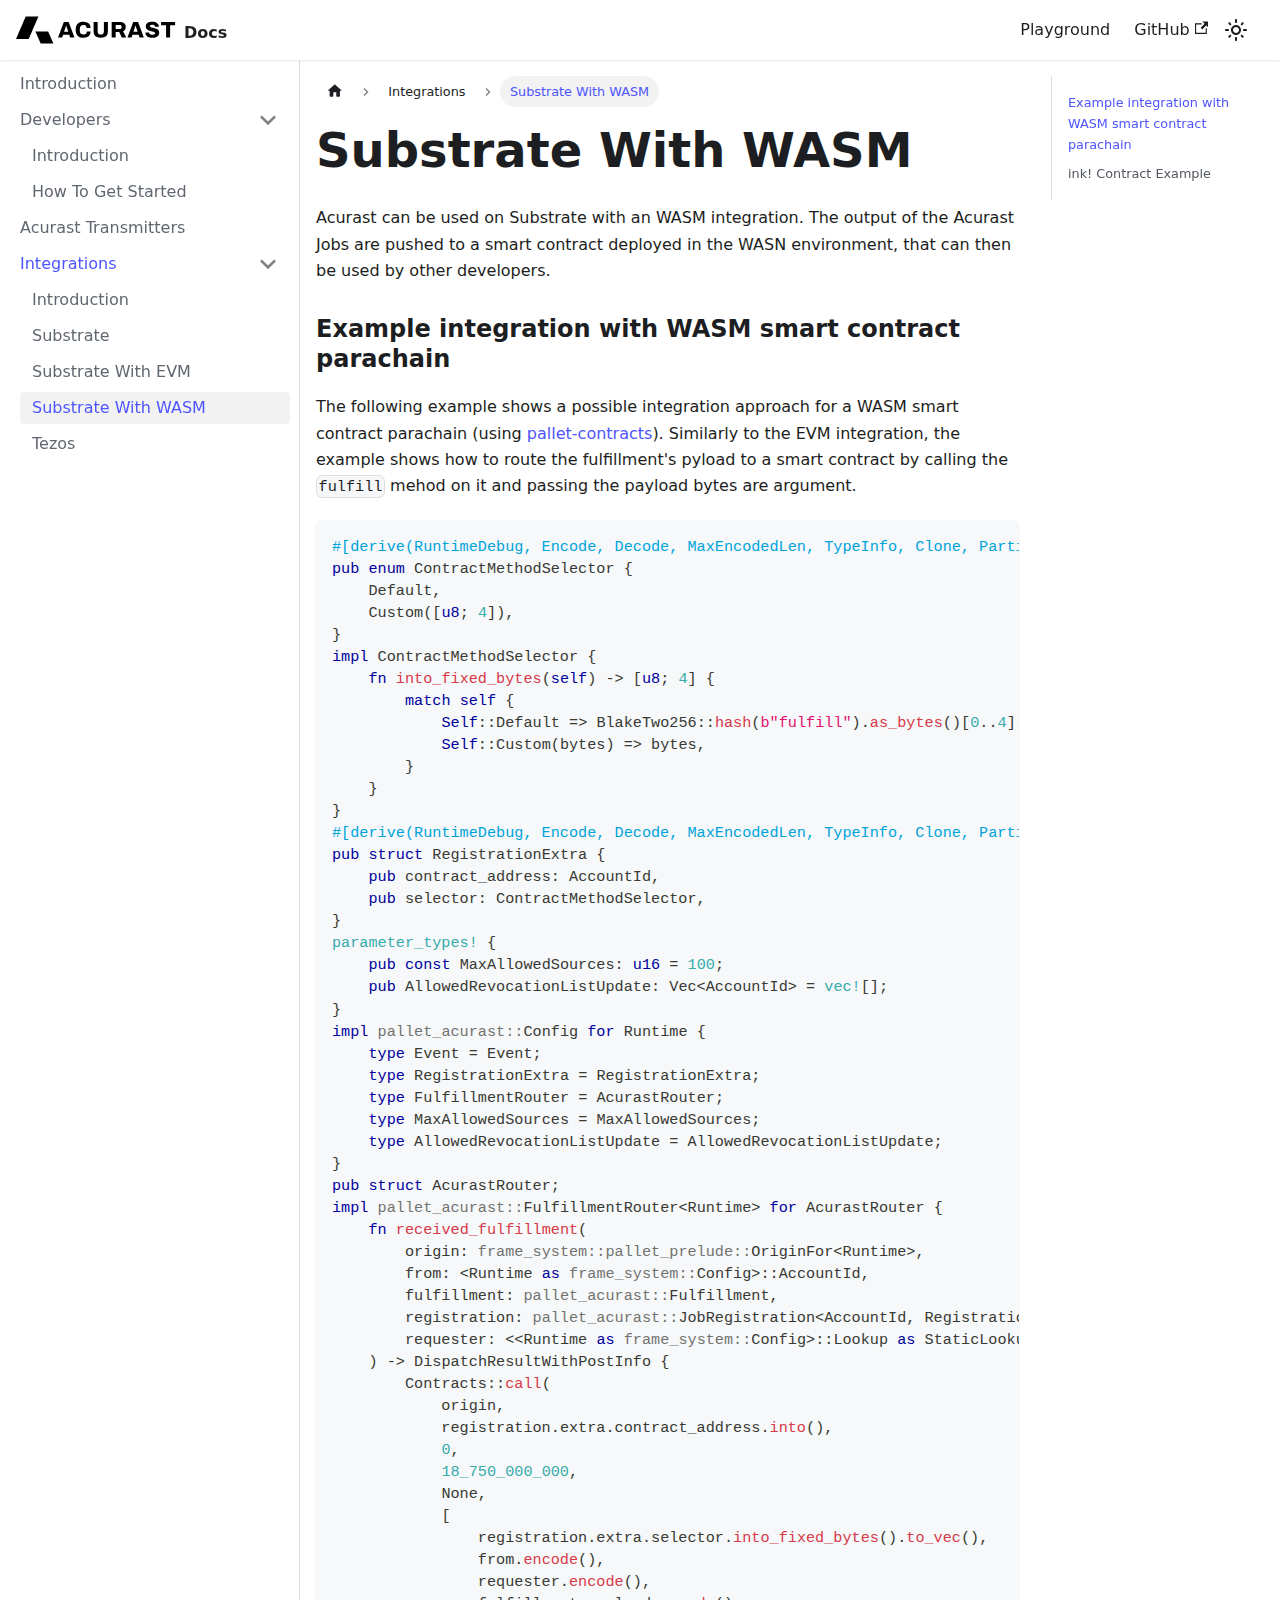
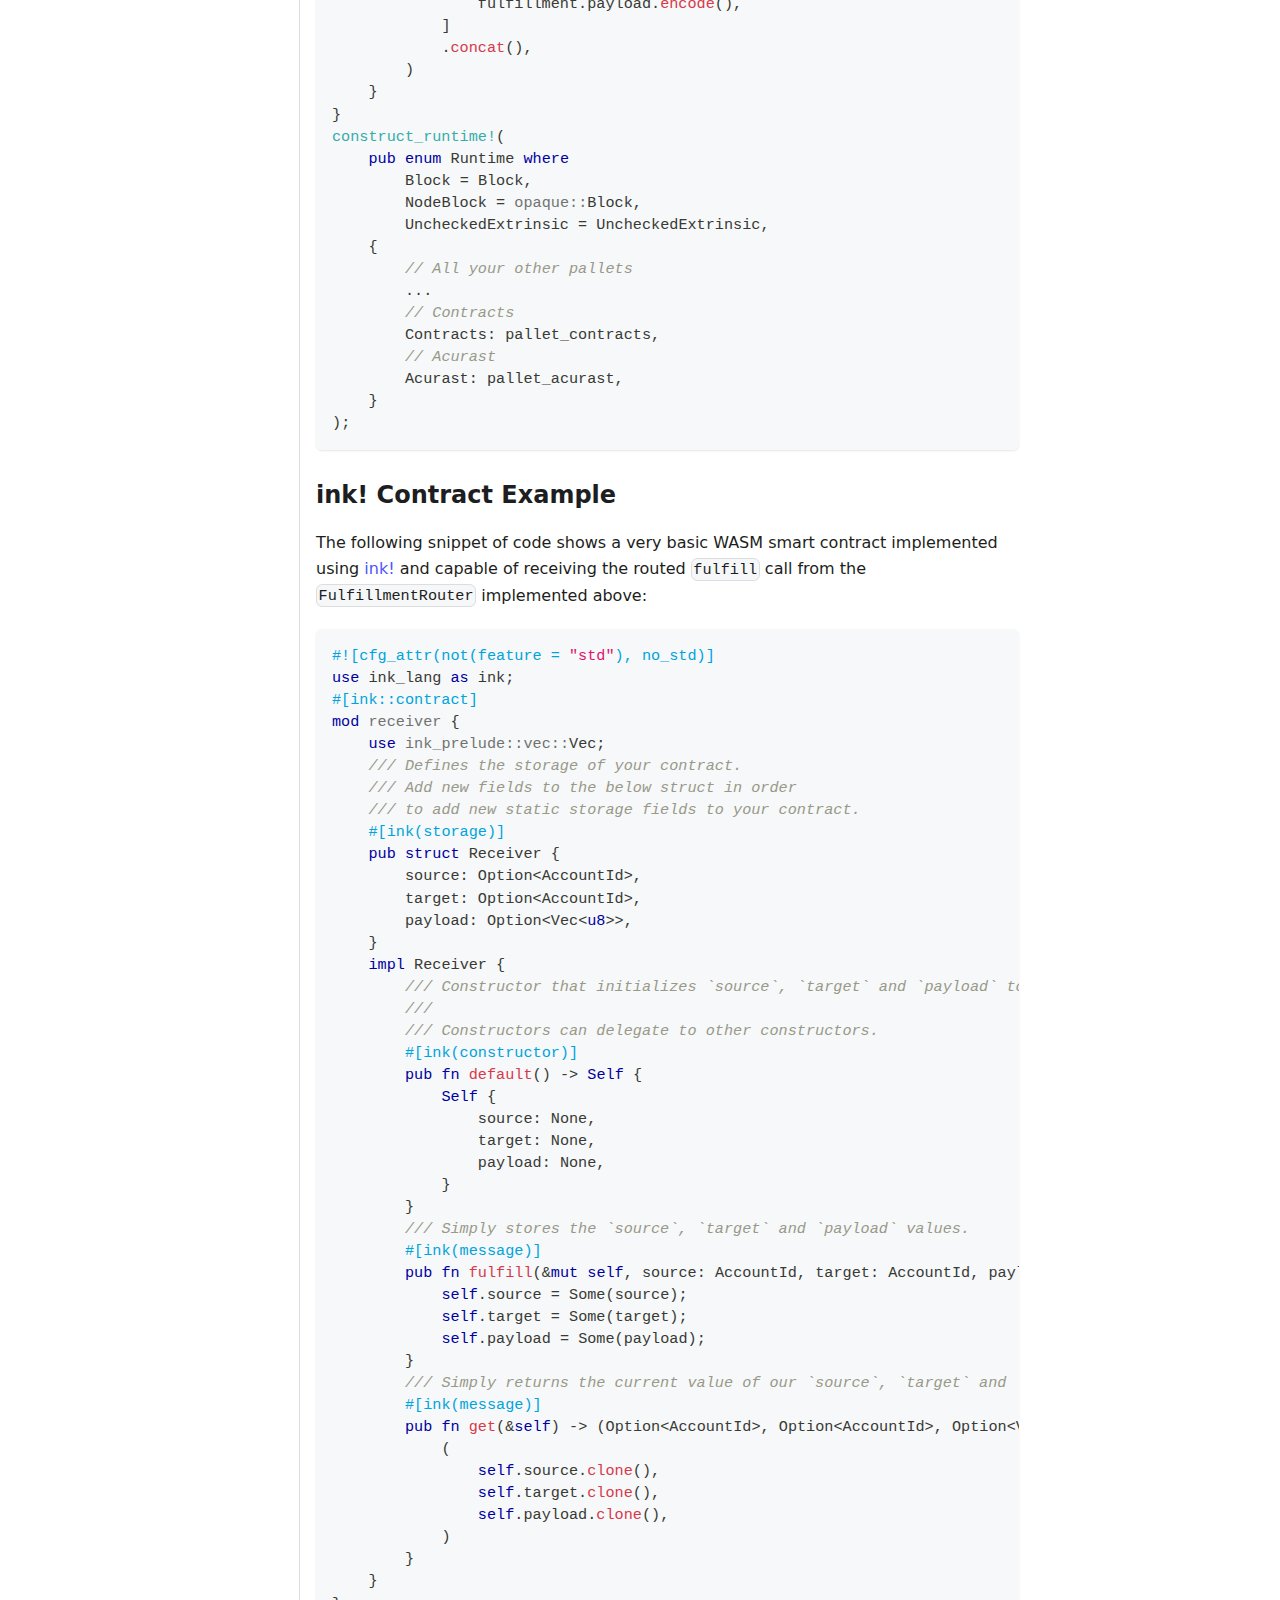
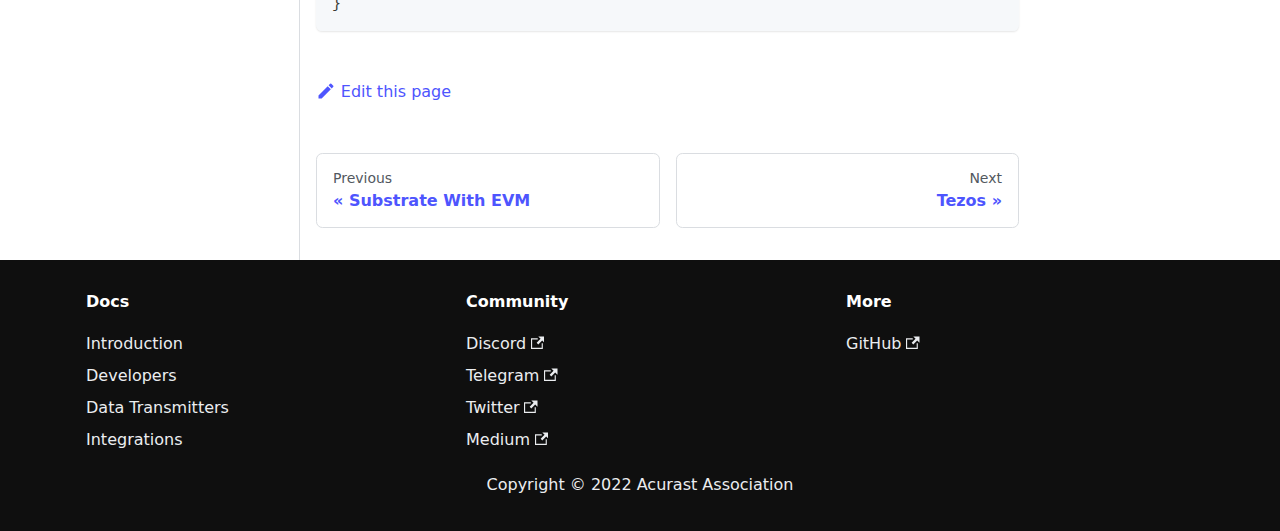
<file: integrations/substrate-wasm/index.html>
<!doctype html>
<html lang="en" dir="ltr" class="docs-wrapper docs-doc-page docs-version-current plugin-docs plugin-id-default docs-doc-id-integrations/substrate-wasm">
<head>
<meta charset="UTF-8">
<meta name="viewport" content="width=device-width,initial-scale=1">
<meta name="generator" content="Docusaurus v2.0.1">
<title data-rh="true">Substrate With WASM | Acurast Docs</title><meta data-rh="true" name="twitter:card" content="summary_large_image"><meta data-rh="true" property="og:image" content="https://docs.acurast.com/img/social-preview.png"><meta data-rh="true" name="twitter:image" content="https://docs.acurast.com/img/social-preview.png"><meta data-rh="true" property="og:url" content="https://docs.acurast.com/integrations/substrate-wasm"><meta data-rh="true" name="docusaurus_locale" content="en"><meta data-rh="true" name="docsearch:language" content="en"><meta data-rh="true" name="docusaurus_version" content="current"><meta data-rh="true" name="docusaurus_tag" content="docs-default-current"><meta data-rh="true" name="docsearch:version" content="current"><meta data-rh="true" name="docsearch:docusaurus_tag" content="docs-default-current"><meta data-rh="true" property="og:title" content="Substrate With WASM | Acurast Docs"><meta data-rh="true" name="description" content="Acurast can be used on Substrate with an WASM integration. The output of the Acurast Jobs are pushed to a smart contract deployed in the WASN environment, that can then be used by other developers."><meta data-rh="true" property="og:description" content="Acurast can be used on Substrate with an WASM integration. The output of the Acurast Jobs are pushed to a smart contract deployed in the WASN environment, that can then be used by other developers."><link data-rh="true" rel="icon" href="/img/favicon.svg"><link data-rh="true" rel="canonical" href="https://docs.acurast.com/integrations/substrate-wasm"><link data-rh="true" rel="alternate" href="https://docs.acurast.com/integrations/substrate-wasm" hreflang="en"><link data-rh="true" rel="alternate" href="https://docs.acurast.com/integrations/substrate-wasm" hreflang="x-default"><link rel="stylesheet" href="/assets/css/styles.4d1afc74.css">
<link rel="preload" href="/assets/js/runtime~main.b77ec04c.js" as="script">
<link rel="preload" href="/assets/js/main.fc6194dc.js" as="script">
</head>
<body class="navigation-with-keyboard">
<script>!function(){function t(t){document.documentElement.setAttribute("data-theme",t)}var e=function(){var t=null;try{t=localStorage.getItem("theme")}catch(t){}return t}();t(null!==e?e:"light")}()</script><div id="__docusaurus">
<div role="region"><a href="#" class="skipToContent_fXgn">Skip to main content</a></div><nav class="navbar navbar--fixed-top"><div class="navbar__inner"><div class="navbar__items"><button aria-label="Navigation bar toggle" class="navbar__toggle clean-btn" type="button" tabindex="0"><svg width="30" height="30" viewBox="0 0 30 30" aria-hidden="true"><path stroke="currentColor" stroke-linecap="round" stroke-miterlimit="10" stroke-width="2" d="M4 7h22M4 15h22M4 23h22"></path></svg></button><a class="navbar__brand" href="/"><div class="navbar__logo"><img src="/img/acurast_logo_dark.svg" alt="Acurast" class="themedImage_ToTc themedImage--light_HNdA"><img src="/img/acurast_logo_light.svg" alt="Acurast" class="themedImage_ToTc themedImage--dark_i4oU"></div><b class="navbar__title text--truncate">Docs</b></a></div><div class="navbar__items navbar__items--right"><a class="navbar__item navbar__link" href="/playground/">Playground</a><a href="https://github.com/acurast/" target="_blank" rel="noopener noreferrer" class="navbar__item navbar__link">GitHub<svg width="13.5" height="13.5" aria-hidden="true" viewBox="0 0 24 24" class="iconExternalLink_nPIU"><path fill="currentColor" d="M21 13v10h-21v-19h12v2h-10v15h17v-8h2zm3-12h-10.988l4.035 4-6.977 7.07 2.828 2.828 6.977-7.07 4.125 4.172v-11z"></path></svg></a><div class="toggle_vylO colorModeToggle_DEke"><button class="clean-btn toggleButton_gllP toggleButtonDisabled_aARS" type="button" disabled="" title="Switch between dark and light mode (currently light mode)" aria-label="Switch between dark and light mode (currently light mode)"><svg viewBox="0 0 24 24" width="24" height="24" class="lightToggleIcon_pyhR"><path fill="currentColor" d="M12,9c1.65,0,3,1.35,3,3s-1.35,3-3,3s-3-1.35-3-3S10.35,9,12,9 M12,7c-2.76,0-5,2.24-5,5s2.24,5,5,5s5-2.24,5-5 S14.76,7,12,7L12,7z M2,13l2,0c0.55,0,1-0.45,1-1s-0.45-1-1-1l-2,0c-0.55,0-1,0.45-1,1S1.45,13,2,13z M20,13l2,0c0.55,0,1-0.45,1-1 s-0.45-1-1-1l-2,0c-0.55,0-1,0.45-1,1S19.45,13,20,13z M11,2v2c0,0.55,0.45,1,1,1s1-0.45,1-1V2c0-0.55-0.45-1-1-1S11,1.45,11,2z M11,20v2c0,0.55,0.45,1,1,1s1-0.45,1-1v-2c0-0.55-0.45-1-1-1C11.45,19,11,19.45,11,20z M5.99,4.58c-0.39-0.39-1.03-0.39-1.41,0 c-0.39,0.39-0.39,1.03,0,1.41l1.06,1.06c0.39,0.39,1.03,0.39,1.41,0s0.39-1.03,0-1.41L5.99,4.58z M18.36,16.95 c-0.39-0.39-1.03-0.39-1.41,0c-0.39,0.39-0.39,1.03,0,1.41l1.06,1.06c0.39,0.39,1.03,0.39,1.41,0c0.39-0.39,0.39-1.03,0-1.41 L18.36,16.95z M19.42,5.99c0.39-0.39,0.39-1.03,0-1.41c-0.39-0.39-1.03-0.39-1.41,0l-1.06,1.06c-0.39,0.39-0.39,1.03,0,1.41 s1.03,0.39,1.41,0L19.42,5.99z M7.05,18.36c0.39-0.39,0.39-1.03,0-1.41c-0.39-0.39-1.03-0.39-1.41,0l-1.06,1.06 c-0.39,0.39-0.39,1.03,0,1.41s1.03,0.39,1.41,0L7.05,18.36z"></path></svg><svg viewBox="0 0 24 24" width="24" height="24" class="darkToggleIcon_wfgR"><path fill="currentColor" d="M9.37,5.51C9.19,6.15,9.1,6.82,9.1,7.5c0,4.08,3.32,7.4,7.4,7.4c0.68,0,1.35-0.09,1.99-0.27C17.45,17.19,14.93,19,12,19 c-3.86,0-7-3.14-7-7C5,9.07,6.81,6.55,9.37,5.51z M12,3c-4.97,0-9,4.03-9,9s4.03,9,9,9s9-4.03,9-9c0-0.46-0.04-0.92-0.1-1.36 c-0.98,1.37-2.58,2.26-4.4,2.26c-2.98,0-5.4-2.42-5.4-5.4c0-1.81,0.89-3.42,2.26-4.4C12.92,3.04,12.46,3,12,3L12,3z"></path></svg></button></div><div class="searchBox_ZlJk"></div></div></div><div role="presentation" class="navbar-sidebar__backdrop"></div></nav><div class="main-wrapper mainWrapper_z2l0 docsWrapper_BCFX"><button aria-label="Scroll back to top" class="clean-btn theme-back-to-top-button backToTopButton_sjWU" type="button"></button><div class="docPage__5DB"><aside class="theme-doc-sidebar-container docSidebarContainer_b6E3"><div class="sidebar_njMd"><nav class="menu thin-scrollbar menu_SIkG"><ul class="theme-doc-sidebar-menu menu__list"><li class="theme-doc-sidebar-item-link theme-doc-sidebar-item-link-level-1 menu__list-item"><a class="menu__link" href="/">Introduction</a></li><li class="theme-doc-sidebar-item-category theme-doc-sidebar-item-category-level-1 menu__list-item"><div class="menu__list-item-collapsible"><a class="menu__link menu__link--sublist menu__link--sublist-caret" aria-expanded="true" href="/developers/introduction">Developers</a></div><ul style="display:block;overflow:visible;height:auto" class="menu__list"><li class="theme-doc-sidebar-item-link theme-doc-sidebar-item-link-level-2 menu__list-item"><a class="menu__link" tabindex="0" href="/developers/introduction">Introduction</a></li><li class="theme-doc-sidebar-item-link theme-doc-sidebar-item-link-level-2 menu__list-item"><a class="menu__link" tabindex="0" href="/developers/get-started">How To Get Started</a></li></ul></li><li class="theme-doc-sidebar-item-link theme-doc-sidebar-item-link-level-1 menu__list-item"><a class="menu__link" href="/acurast-transmitters">Acurast Transmitters</a></li><li class="theme-doc-sidebar-item-category theme-doc-sidebar-item-category-level-1 menu__list-item"><div class="menu__list-item-collapsible"><a class="menu__link menu__link--sublist menu__link--sublist-caret menu__link--active" aria-expanded="true" href="/integrations/introduction">Integrations</a></div><ul style="display:block;overflow:visible;height:auto" class="menu__list"><li class="theme-doc-sidebar-item-link theme-doc-sidebar-item-link-level-2 menu__list-item"><a class="menu__link" tabindex="0" href="/integrations/introduction">Introduction</a></li><li class="theme-doc-sidebar-item-link theme-doc-sidebar-item-link-level-2 menu__list-item"><a class="menu__link" tabindex="0" href="/integrations/substrate">Substrate</a></li><li class="theme-doc-sidebar-item-link theme-doc-sidebar-item-link-level-2 menu__list-item"><a class="menu__link" tabindex="0" href="/integrations/substrate-evm">Substrate With EVM</a></li><li class="theme-doc-sidebar-item-link theme-doc-sidebar-item-link-level-2 menu__list-item"><a class="menu__link menu__link--active" aria-current="page" tabindex="0" href="/integrations/substrate-wasm">Substrate With WASM</a></li><li class="theme-doc-sidebar-item-link theme-doc-sidebar-item-link-level-2 menu__list-item"><a class="menu__link" tabindex="0" href="/integrations/tezos">Tezos</a></li></ul></li></ul></nav></div></aside><main class="docMainContainer_gTbr"><div class="container padding-top--md padding-bottom--lg"><div class="row"><div class="col docItemCol_VOVn"><div class="docItemContainer_Djhp"><article><nav class="theme-doc-breadcrumbs breadcrumbsContainer_Z_bl" aria-label="Breadcrumbs"><ul class="breadcrumbs" itemscope="" itemtype="https://schema.org/BreadcrumbList"><li class="breadcrumbs__item"><a aria-label="Home page" class="breadcrumbs__link" href="/"><svg viewBox="0 0 24 24" class="breadcrumbHomeIcon_OVgt"><path d="M10 19v-5h4v5c0 .55.45 1 1 1h3c.55 0 1-.45 1-1v-7h1.7c.46 0 .68-.57.33-.87L12.67 3.6c-.38-.34-.96-.34-1.34 0l-8.36 7.53c-.34.3-.13.87.33.87H5v7c0 .55.45 1 1 1h3c.55 0 1-.45 1-1z" fill="currentColor"></path></svg></a></li><li class="breadcrumbs__item"><span class="breadcrumbs__link">Integrations</span><meta itemprop="position" content="1"></li><li itemscope="" itemprop="itemListElement" itemtype="https://schema.org/ListItem" class="breadcrumbs__item breadcrumbs__item--active"><span class="breadcrumbs__link" itemprop="name">Substrate With WASM</span><meta itemprop="position" content="2"></li></ul></nav><div class="tocCollapsible_ETCw theme-doc-toc-mobile tocMobile_ITEo"><button type="button" class="clean-btn tocCollapsibleButton_TO0P">On this page</button></div><div class="theme-doc-markdown markdown"><h1>Substrate With WASM</h1><p>Acurast can be used on Substrate with an WASM integration. The output of the Acurast Jobs are pushed to a smart contract deployed in the WASN environment, that can then be used by other developers.</p><h3 class="anchor anchorWithStickyNavbar_LWe7" id="example-integration-with-wasm-smart-contract-parachain">Example integration with WASM smart contract parachain<a class="hash-link" href="#example-integration-with-wasm-smart-contract-parachain" title="Direct link to heading">​</a></h3><p>The following example shows a possible integration approach for a WASM smart contract parachain (using <a href="https://github.com/paritytech/substrate/tree/master/frame/contracts" target="_blank" rel="noopener noreferrer">pallet-contracts</a>).
Similarly to the EVM integration, the example shows how to route the fulfillment&#x27;s pyload to a smart contract by calling the <code>fulfill</code> mehod on it and passing the payload bytes are argument.</p><div class="language-rust codeBlockContainer_Ckt0 theme-code-block" style="--prism-color:#393A34;--prism-background-color:#f6f8fa"><div class="codeBlockContent_biex"><pre tabindex="0" class="prism-code language-rust codeBlock_bY9V thin-scrollbar"><code class="codeBlockLines_e6Vv"><span class="token-line" style="color:#393A34"><span class="token attribute attr-name" style="color:#00a4db">#[derive(RuntimeDebug, Encode, Decode, MaxEncodedLen, TypeInfo, Clone, PartialEq, Eq)]</span><span class="token plain"></span><br></span><span class="token-line" style="color:#393A34"><span class="token plain"></span><span class="token keyword" style="color:#00009f">pub</span><span class="token plain"> </span><span class="token keyword" style="color:#00009f">enum</span><span class="token plain"> </span><span class="token type-definition class-name">ContractMethodSelector</span><span class="token plain"> </span><span class="token punctuation" style="color:#393A34">{</span><span class="token plain"></span><br></span><span class="token-line" style="color:#393A34"><span class="token plain">    </span><span class="token class-name">Default</span><span class="token punctuation" style="color:#393A34">,</span><span class="token plain"></span><br></span><span class="token-line" style="color:#393A34"><span class="token plain">    </span><span class="token class-name">Custom</span><span class="token punctuation" style="color:#393A34">(</span><span class="token punctuation" style="color:#393A34">[</span><span class="token keyword" style="color:#00009f">u8</span><span class="token punctuation" style="color:#393A34">;</span><span class="token plain"> </span><span class="token number" style="color:#36acaa">4</span><span class="token punctuation" style="color:#393A34">]</span><span class="token punctuation" style="color:#393A34">)</span><span class="token punctuation" style="color:#393A34">,</span><span class="token plain"></span><br></span><span class="token-line" style="color:#393A34"><span class="token plain"></span><span class="token punctuation" style="color:#393A34">}</span><span class="token plain"></span><br></span><span class="token-line" style="color:#393A34"><span class="token plain"></span><span class="token keyword" style="color:#00009f">impl</span><span class="token plain"> </span><span class="token class-name">ContractMethodSelector</span><span class="token plain"> </span><span class="token punctuation" style="color:#393A34">{</span><span class="token plain"></span><br></span><span class="token-line" style="color:#393A34"><span class="token plain">    </span><span class="token keyword" style="color:#00009f">fn</span><span class="token plain"> </span><span class="token function-definition function" style="color:#d73a49">into_fixed_bytes</span><span class="token punctuation" style="color:#393A34">(</span><span class="token keyword" style="color:#00009f">self</span><span class="token punctuation" style="color:#393A34">)</span><span class="token plain"> </span><span class="token punctuation" style="color:#393A34">-&gt;</span><span class="token plain"> </span><span class="token punctuation" style="color:#393A34">[</span><span class="token keyword" style="color:#00009f">u8</span><span class="token punctuation" style="color:#393A34">;</span><span class="token plain"> </span><span class="token number" style="color:#36acaa">4</span><span class="token punctuation" style="color:#393A34">]</span><span class="token plain"> </span><span class="token punctuation" style="color:#393A34">{</span><span class="token plain"></span><br></span><span class="token-line" style="color:#393A34"><span class="token plain">        </span><span class="token keyword" style="color:#00009f">match</span><span class="token plain"> </span><span class="token keyword" style="color:#00009f">self</span><span class="token plain"> </span><span class="token punctuation" style="color:#393A34">{</span><span class="token plain"></span><br></span><span class="token-line" style="color:#393A34"><span class="token plain">            </span><span class="token keyword" style="color:#00009f">Self</span><span class="token punctuation" style="color:#393A34">::</span><span class="token class-name">Default</span><span class="token plain"> </span><span class="token operator" style="color:#393A34">=&gt;</span><span class="token plain"> </span><span class="token class-name">BlakeTwo256</span><span class="token punctuation" style="color:#393A34">::</span><span class="token function" style="color:#d73a49">hash</span><span class="token punctuation" style="color:#393A34">(</span><span class="token string" style="color:#e3116c">b&quot;fulfill&quot;</span><span class="token punctuation" style="color:#393A34">)</span><span class="token punctuation" style="color:#393A34">.</span><span class="token function" style="color:#d73a49">as_bytes</span><span class="token punctuation" style="color:#393A34">(</span><span class="token punctuation" style="color:#393A34">)</span><span class="token punctuation" style="color:#393A34">[</span><span class="token number" style="color:#36acaa">0</span><span class="token punctuation" style="color:#393A34">..</span><span class="token number" style="color:#36acaa">4</span><span class="token punctuation" style="color:#393A34">]</span><span class="token punctuation" style="color:#393A34">.</span><span class="token function" style="color:#d73a49">try_into</span><span class="token punctuation" style="color:#393A34">(</span><span class="token punctuation" style="color:#393A34">)</span><span class="token punctuation" style="color:#393A34">.</span><span class="token function" style="color:#d73a49">unwrap</span><span class="token punctuation" style="color:#393A34">(</span><span class="token punctuation" style="color:#393A34">)</span><span class="token punctuation" style="color:#393A34">,</span><span class="token plain"></span><br></span><span class="token-line" style="color:#393A34"><span class="token plain">            </span><span class="token keyword" style="color:#00009f">Self</span><span class="token punctuation" style="color:#393A34">::</span><span class="token class-name">Custom</span><span class="token punctuation" style="color:#393A34">(</span><span class="token plain">bytes</span><span class="token punctuation" style="color:#393A34">)</span><span class="token plain"> </span><span class="token operator" style="color:#393A34">=&gt;</span><span class="token plain"> bytes</span><span class="token punctuation" style="color:#393A34">,</span><span class="token plain"></span><br></span><span class="token-line" style="color:#393A34"><span class="token plain">        </span><span class="token punctuation" style="color:#393A34">}</span><span class="token plain"></span><br></span><span class="token-line" style="color:#393A34"><span class="token plain">    </span><span class="token punctuation" style="color:#393A34">}</span><span class="token plain"></span><br></span><span class="token-line" style="color:#393A34"><span class="token plain"></span><span class="token punctuation" style="color:#393A34">}</span><span class="token plain"></span><br></span><span class="token-line" style="color:#393A34"><span class="token plain"></span><span class="token attribute attr-name" style="color:#00a4db">#[derive(RuntimeDebug, Encode, Decode, MaxEncodedLen, TypeInfo, Clone, PartialEq, Eq)]</span><span class="token plain"></span><br></span><span class="token-line" style="color:#393A34"><span class="token plain"></span><span class="token keyword" style="color:#00009f">pub</span><span class="token plain"> </span><span class="token keyword" style="color:#00009f">struct</span><span class="token plain"> </span><span class="token type-definition class-name">RegistrationExtra</span><span class="token plain"> </span><span class="token punctuation" style="color:#393A34">{</span><span class="token plain"></span><br></span><span class="token-line" style="color:#393A34"><span class="token plain">    </span><span class="token keyword" style="color:#00009f">pub</span><span class="token plain"> contract_address</span><span class="token punctuation" style="color:#393A34">:</span><span class="token plain"> </span><span class="token class-name">AccountId</span><span class="token punctuation" style="color:#393A34">,</span><span class="token plain"></span><br></span><span class="token-line" style="color:#393A34"><span class="token plain">    </span><span class="token keyword" style="color:#00009f">pub</span><span class="token plain"> selector</span><span class="token punctuation" style="color:#393A34">:</span><span class="token plain"> </span><span class="token class-name">ContractMethodSelector</span><span class="token punctuation" style="color:#393A34">,</span><span class="token plain"></span><br></span><span class="token-line" style="color:#393A34"><span class="token plain"></span><span class="token punctuation" style="color:#393A34">}</span><span class="token plain"></span><br></span><span class="token-line" style="color:#393A34"><span class="token plain"></span><span class="token macro property" style="color:#36acaa">parameter_types!</span><span class="token plain"> </span><span class="token punctuation" style="color:#393A34">{</span><span class="token plain"></span><br></span><span class="token-line" style="color:#393A34"><span class="token plain">    </span><span class="token keyword" style="color:#00009f">pub</span><span class="token plain"> </span><span class="token keyword" style="color:#00009f">const</span><span class="token plain"> </span><span class="token class-name">MaxAllowedSources</span><span class="token punctuation" style="color:#393A34">:</span><span class="token plain"> </span><span class="token keyword" style="color:#00009f">u16</span><span class="token plain"> </span><span class="token operator" style="color:#393A34">=</span><span class="token plain"> </span><span class="token number" style="color:#36acaa">100</span><span class="token punctuation" style="color:#393A34">;</span><span class="token plain"></span><br></span><span class="token-line" style="color:#393A34"><span class="token plain">    </span><span class="token keyword" style="color:#00009f">pub</span><span class="token plain"> </span><span class="token class-name">AllowedRevocationListUpdate</span><span class="token punctuation" style="color:#393A34">:</span><span class="token plain"> </span><span class="token class-name">Vec</span><span class="token operator" style="color:#393A34">&lt;</span><span class="token class-name">AccountId</span><span class="token operator" style="color:#393A34">&gt;</span><span class="token plain"> </span><span class="token operator" style="color:#393A34">=</span><span class="token plain"> </span><span class="token macro property" style="color:#36acaa">vec!</span><span class="token punctuation" style="color:#393A34">[</span><span class="token punctuation" style="color:#393A34">]</span><span class="token punctuation" style="color:#393A34">;</span><span class="token plain"></span><br></span><span class="token-line" style="color:#393A34"><span class="token plain"></span><span class="token punctuation" style="color:#393A34">}</span><span class="token plain"></span><br></span><span class="token-line" style="color:#393A34"><span class="token plain"></span><span class="token keyword" style="color:#00009f">impl</span><span class="token plain"> </span><span class="token namespace" style="opacity:0.7">pallet_acurast</span><span class="token namespace punctuation" style="opacity:0.7;color:#393A34">::</span><span class="token class-name">Config</span><span class="token plain"> </span><span class="token keyword" style="color:#00009f">for</span><span class="token plain"> </span><span class="token class-name">Runtime</span><span class="token plain"> </span><span class="token punctuation" style="color:#393A34">{</span><span class="token plain"></span><br></span><span class="token-line" style="color:#393A34"><span class="token plain">    </span><span class="token keyword" style="color:#00009f">type</span><span class="token plain"> </span><span class="token type-definition class-name">Event</span><span class="token plain"> </span><span class="token operator" style="color:#393A34">=</span><span class="token plain"> </span><span class="token class-name">Event</span><span class="token punctuation" style="color:#393A34">;</span><span class="token plain"></span><br></span><span class="token-line" style="color:#393A34"><span class="token plain">    </span><span class="token keyword" style="color:#00009f">type</span><span class="token plain"> </span><span class="token type-definition class-name">RegistrationExtra</span><span class="token plain"> </span><span class="token operator" style="color:#393A34">=</span><span class="token plain"> </span><span class="token class-name">RegistrationExtra</span><span class="token punctuation" style="color:#393A34">;</span><span class="token plain"></span><br></span><span class="token-line" style="color:#393A34"><span class="token plain">    </span><span class="token keyword" style="color:#00009f">type</span><span class="token plain"> </span><span class="token type-definition class-name">FulfillmentRouter</span><span class="token plain"> </span><span class="token operator" style="color:#393A34">=</span><span class="token plain"> </span><span class="token class-name">AcurastRouter</span><span class="token punctuation" style="color:#393A34">;</span><span class="token plain"></span><br></span><span class="token-line" style="color:#393A34"><span class="token plain">    </span><span class="token keyword" style="color:#00009f">type</span><span class="token plain"> </span><span class="token type-definition class-name">MaxAllowedSources</span><span class="token plain"> </span><span class="token operator" style="color:#393A34">=</span><span class="token plain"> </span><span class="token class-name">MaxAllowedSources</span><span class="token punctuation" style="color:#393A34">;</span><span class="token plain"></span><br></span><span class="token-line" style="color:#393A34"><span class="token plain">    </span><span class="token keyword" style="color:#00009f">type</span><span class="token plain"> </span><span class="token type-definition class-name">AllowedRevocationListUpdate</span><span class="token plain"> </span><span class="token operator" style="color:#393A34">=</span><span class="token plain"> </span><span class="token class-name">AllowedRevocationListUpdate</span><span class="token punctuation" style="color:#393A34">;</span><span class="token plain"></span><br></span><span class="token-line" style="color:#393A34"><span class="token plain"></span><span class="token punctuation" style="color:#393A34">}</span><span class="token plain"></span><br></span><span class="token-line" style="color:#393A34"><span class="token plain"></span><span class="token keyword" style="color:#00009f">pub</span><span class="token plain"> </span><span class="token keyword" style="color:#00009f">struct</span><span class="token plain"> </span><span class="token type-definition class-name">AcurastRouter</span><span class="token punctuation" style="color:#393A34">;</span><span class="token plain"></span><br></span><span class="token-line" style="color:#393A34"><span class="token plain"></span><span class="token keyword" style="color:#00009f">impl</span><span class="token plain"> </span><span class="token namespace" style="opacity:0.7">pallet_acurast</span><span class="token namespace punctuation" style="opacity:0.7;color:#393A34">::</span><span class="token class-name">FulfillmentRouter</span><span class="token operator" style="color:#393A34">&lt;</span><span class="token class-name">Runtime</span><span class="token operator" style="color:#393A34">&gt;</span><span class="token plain"> </span><span class="token keyword" style="color:#00009f">for</span><span class="token plain"> </span><span class="token class-name">AcurastRouter</span><span class="token plain"> </span><span class="token punctuation" style="color:#393A34">{</span><span class="token plain"></span><br></span><span class="token-line" style="color:#393A34"><span class="token plain">    </span><span class="token keyword" style="color:#00009f">fn</span><span class="token plain"> </span><span class="token function-definition function" style="color:#d73a49">received_fulfillment</span><span class="token punctuation" style="color:#393A34">(</span><span class="token plain"></span><br></span><span class="token-line" style="color:#393A34"><span class="token plain">        origin</span><span class="token punctuation" style="color:#393A34">:</span><span class="token plain"> </span><span class="token namespace" style="opacity:0.7">frame_system</span><span class="token namespace punctuation" style="opacity:0.7;color:#393A34">::</span><span class="token namespace" style="opacity:0.7">pallet_prelude</span><span class="token namespace punctuation" style="opacity:0.7;color:#393A34">::</span><span class="token class-name">OriginFor</span><span class="token operator" style="color:#393A34">&lt;</span><span class="token class-name">Runtime</span><span class="token operator" style="color:#393A34">&gt;</span><span class="token punctuation" style="color:#393A34">,</span><span class="token plain"></span><br></span><span class="token-line" style="color:#393A34"><span class="token plain">        from</span><span class="token punctuation" style="color:#393A34">:</span><span class="token plain"> </span><span class="token operator" style="color:#393A34">&lt;</span><span class="token class-name">Runtime</span><span class="token plain"> </span><span class="token keyword" style="color:#00009f">as</span><span class="token plain"> </span><span class="token namespace" style="opacity:0.7">frame_system</span><span class="token namespace punctuation" style="opacity:0.7;color:#393A34">::</span><span class="token class-name">Config</span><span class="token operator" style="color:#393A34">&gt;</span><span class="token punctuation" style="color:#393A34">::</span><span class="token class-name">AccountId</span><span class="token punctuation" style="color:#393A34">,</span><span class="token plain"></span><br></span><span class="token-line" style="color:#393A34"><span class="token plain">        fulfillment</span><span class="token punctuation" style="color:#393A34">:</span><span class="token plain"> </span><span class="token namespace" style="opacity:0.7">pallet_acurast</span><span class="token namespace punctuation" style="opacity:0.7;color:#393A34">::</span><span class="token class-name">Fulfillment</span><span class="token punctuation" style="color:#393A34">,</span><span class="token plain"></span><br></span><span class="token-line" style="color:#393A34"><span class="token plain">        registration</span><span class="token punctuation" style="color:#393A34">:</span><span class="token plain"> </span><span class="token namespace" style="opacity:0.7">pallet_acurast</span><span class="token namespace punctuation" style="opacity:0.7;color:#393A34">::</span><span class="token class-name">JobRegistration</span><span class="token operator" style="color:#393A34">&lt;</span><span class="token class-name">AccountId</span><span class="token punctuation" style="color:#393A34">,</span><span class="token plain"> </span><span class="token class-name">RegistrationExtra</span><span class="token operator" style="color:#393A34">&gt;</span><span class="token punctuation" style="color:#393A34">,</span><span class="token plain"></span><br></span><span class="token-line" style="color:#393A34"><span class="token plain">        requester</span><span class="token punctuation" style="color:#393A34">:</span><span class="token plain"> </span><span class="token operator" style="color:#393A34">&lt;&lt;</span><span class="token class-name">Runtime</span><span class="token plain"> </span><span class="token keyword" style="color:#00009f">as</span><span class="token plain"> </span><span class="token namespace" style="opacity:0.7">frame_system</span><span class="token namespace punctuation" style="opacity:0.7;color:#393A34">::</span><span class="token class-name">Config</span><span class="token operator" style="color:#393A34">&gt;</span><span class="token punctuation" style="color:#393A34">::</span><span class="token class-name">Lookup</span><span class="token plain"> </span><span class="token keyword" style="color:#00009f">as</span><span class="token plain"> </span><span class="token class-name">StaticLookup</span><span class="token operator" style="color:#393A34">&gt;</span><span class="token punctuation" style="color:#393A34">::</span><span class="token class-name">Target</span><span class="token punctuation" style="color:#393A34">,</span><span class="token plain"></span><br></span><span class="token-line" style="color:#393A34"><span class="token plain">    </span><span class="token punctuation" style="color:#393A34">)</span><span class="token plain"> </span><span class="token punctuation" style="color:#393A34">-&gt;</span><span class="token plain"> </span><span class="token class-name">DispatchResultWithPostInfo</span><span class="token plain"> </span><span class="token punctuation" style="color:#393A34">{</span><span class="token plain"></span><br></span><span class="token-line" style="color:#393A34"><span class="token plain">        </span><span class="token class-name">Contracts</span><span class="token punctuation" style="color:#393A34">::</span><span class="token function" style="color:#d73a49">call</span><span class="token punctuation" style="color:#393A34">(</span><span class="token plain"></span><br></span><span class="token-line" style="color:#393A34"><span class="token plain">            origin</span><span class="token punctuation" style="color:#393A34">,</span><span class="token plain"></span><br></span><span class="token-line" style="color:#393A34"><span class="token plain">            registration</span><span class="token punctuation" style="color:#393A34">.</span><span class="token plain">extra</span><span class="token punctuation" style="color:#393A34">.</span><span class="token plain">contract_address</span><span class="token punctuation" style="color:#393A34">.</span><span class="token function" style="color:#d73a49">into</span><span class="token punctuation" style="color:#393A34">(</span><span class="token punctuation" style="color:#393A34">)</span><span class="token punctuation" style="color:#393A34">,</span><span class="token plain"></span><br></span><span class="token-line" style="color:#393A34"><span class="token plain">            </span><span class="token number" style="color:#36acaa">0</span><span class="token punctuation" style="color:#393A34">,</span><span class="token plain"></span><br></span><span class="token-line" style="color:#393A34"><span class="token plain">            </span><span class="token number" style="color:#36acaa">18_750_000_000</span><span class="token punctuation" style="color:#393A34">,</span><span class="token plain"></span><br></span><span class="token-line" style="color:#393A34"><span class="token plain">            </span><span class="token class-name">None</span><span class="token punctuation" style="color:#393A34">,</span><span class="token plain"></span><br></span><span class="token-line" style="color:#393A34"><span class="token plain">            </span><span class="token punctuation" style="color:#393A34">[</span><span class="token plain"></span><br></span><span class="token-line" style="color:#393A34"><span class="token plain">                registration</span><span class="token punctuation" style="color:#393A34">.</span><span class="token plain">extra</span><span class="token punctuation" style="color:#393A34">.</span><span class="token plain">selector</span><span class="token punctuation" style="color:#393A34">.</span><span class="token function" style="color:#d73a49">into_fixed_bytes</span><span class="token punctuation" style="color:#393A34">(</span><span class="token punctuation" style="color:#393A34">)</span><span class="token punctuation" style="color:#393A34">.</span><span class="token function" style="color:#d73a49">to_vec</span><span class="token punctuation" style="color:#393A34">(</span><span class="token punctuation" style="color:#393A34">)</span><span class="token punctuation" style="color:#393A34">,</span><span class="token plain"></span><br></span><span class="token-line" style="color:#393A34"><span class="token plain">                from</span><span class="token punctuation" style="color:#393A34">.</span><span class="token function" style="color:#d73a49">encode</span><span class="token punctuation" style="color:#393A34">(</span><span class="token punctuation" style="color:#393A34">)</span><span class="token punctuation" style="color:#393A34">,</span><span class="token plain"></span><br></span><span class="token-line" style="color:#393A34"><span class="token plain">                requester</span><span class="token punctuation" style="color:#393A34">.</span><span class="token function" style="color:#d73a49">encode</span><span class="token punctuation" style="color:#393A34">(</span><span class="token punctuation" style="color:#393A34">)</span><span class="token punctuation" style="color:#393A34">,</span><span class="token plain"></span><br></span><span class="token-line" style="color:#393A34"><span class="token plain">                fulfillment</span><span class="token punctuation" style="color:#393A34">.</span><span class="token plain">payload</span><span class="token punctuation" style="color:#393A34">.</span><span class="token function" style="color:#d73a49">encode</span><span class="token punctuation" style="color:#393A34">(</span><span class="token punctuation" style="color:#393A34">)</span><span class="token punctuation" style="color:#393A34">,</span><span class="token plain"></span><br></span><span class="token-line" style="color:#393A34"><span class="token plain">            </span><span class="token punctuation" style="color:#393A34">]</span><span class="token plain"></span><br></span><span class="token-line" style="color:#393A34"><span class="token plain">            </span><span class="token punctuation" style="color:#393A34">.</span><span class="token function" style="color:#d73a49">concat</span><span class="token punctuation" style="color:#393A34">(</span><span class="token punctuation" style="color:#393A34">)</span><span class="token punctuation" style="color:#393A34">,</span><span class="token plain"></span><br></span><span class="token-line" style="color:#393A34"><span class="token plain">        </span><span class="token punctuation" style="color:#393A34">)</span><span class="token plain"></span><br></span><span class="token-line" style="color:#393A34"><span class="token plain">    </span><span class="token punctuation" style="color:#393A34">}</span><span class="token plain"></span><br></span><span class="token-line" style="color:#393A34"><span class="token plain"></span><span class="token punctuation" style="color:#393A34">}</span><span class="token plain"></span><br></span><span class="token-line" style="color:#393A34"><span class="token plain"></span><span class="token macro property" style="color:#36acaa">construct_runtime!</span><span class="token punctuation" style="color:#393A34">(</span><span class="token plain"></span><br></span><span class="token-line" style="color:#393A34"><span class="token plain">    </span><span class="token keyword" style="color:#00009f">pub</span><span class="token plain"> </span><span class="token keyword" style="color:#00009f">enum</span><span class="token plain"> </span><span class="token type-definition class-name">Runtime</span><span class="token plain"> </span><span class="token keyword" style="color:#00009f">where</span><span class="token plain"></span><br></span><span class="token-line" style="color:#393A34"><span class="token plain">        </span><span class="token class-name">Block</span><span class="token plain"> </span><span class="token operator" style="color:#393A34">=</span><span class="token plain"> </span><span class="token class-name">Block</span><span class="token punctuation" style="color:#393A34">,</span><span class="token plain"></span><br></span><span class="token-line" style="color:#393A34"><span class="token plain">        </span><span class="token class-name">NodeBlock</span><span class="token plain"> </span><span class="token operator" style="color:#393A34">=</span><span class="token plain"> </span><span class="token namespace" style="opacity:0.7">opaque</span><span class="token namespace punctuation" style="opacity:0.7;color:#393A34">::</span><span class="token class-name">Block</span><span class="token punctuation" style="color:#393A34">,</span><span class="token plain"></span><br></span><span class="token-line" style="color:#393A34"><span class="token plain">        </span><span class="token class-name">UncheckedExtrinsic</span><span class="token plain"> </span><span class="token operator" style="color:#393A34">=</span><span class="token plain"> </span><span class="token class-name">UncheckedExtrinsic</span><span class="token punctuation" style="color:#393A34">,</span><span class="token plain"></span><br></span><span class="token-line" style="color:#393A34"><span class="token plain">    </span><span class="token punctuation" style="color:#393A34">{</span><span class="token plain"></span><br></span><span class="token-line" style="color:#393A34"><span class="token plain">        </span><span class="token comment" style="color:#999988;font-style:italic">// All your other pallets</span><span class="token plain"></span><br></span><span class="token-line" style="color:#393A34"><span class="token plain">        </span><span class="token punctuation" style="color:#393A34">...</span><span class="token plain"></span><br></span><span class="token-line" style="color:#393A34"><span class="token plain">        </span><span class="token comment" style="color:#999988;font-style:italic">// Contracts</span><span class="token plain"></span><br></span><span class="token-line" style="color:#393A34"><span class="token plain">        </span><span class="token class-name">Contracts</span><span class="token punctuation" style="color:#393A34">:</span><span class="token plain"> pallet_contracts</span><span class="token punctuation" style="color:#393A34">,</span><span class="token plain"></span><br></span><span class="token-line" style="color:#393A34"><span class="token plain">        </span><span class="token comment" style="color:#999988;font-style:italic">// Acurast</span><span class="token plain"></span><br></span><span class="token-line" style="color:#393A34"><span class="token plain">        </span><span class="token class-name">Acurast</span><span class="token punctuation" style="color:#393A34">:</span><span class="token plain"> pallet_acurast</span><span class="token punctuation" style="color:#393A34">,</span><span class="token plain"></span><br></span><span class="token-line" style="color:#393A34"><span class="token plain">    </span><span class="token punctuation" style="color:#393A34">}</span><span class="token plain"></span><br></span><span class="token-line" style="color:#393A34"><span class="token plain"></span><span class="token punctuation" style="color:#393A34">)</span><span class="token punctuation" style="color:#393A34">;</span><br></span></code></pre><div class="buttonGroup__atx"><button type="button" aria-label="Copy code to clipboard" title="Copy" class="clean-btn"><span class="copyButtonIcons_eSgA" aria-hidden="true"><svg class="copyButtonIcon_y97N" viewBox="0 0 24 24"><path d="M19,21H8V7H19M19,5H8A2,2 0 0,0 6,7V21A2,2 0 0,0 8,23H19A2,2 0 0,0 21,21V7A2,2 0 0,0 19,5M16,1H4A2,2 0 0,0 2,3V17H4V3H16V1Z"></path></svg><svg class="copyButtonSuccessIcon_LjdS" viewBox="0 0 24 24"><path d="M21,7L9,19L3.5,13.5L4.91,12.09L9,16.17L19.59,5.59L21,7Z"></path></svg></span></button></div></div></div><h3 class="anchor anchorWithStickyNavbar_LWe7" id="ink-contract-example">ink! Contract Example<a class="hash-link" href="#ink-contract-example" title="Direct link to heading">​</a></h3><p>The following snippet of code shows a very basic WASM smart contract implemented using <a href="https://github.com/paritytech/ink" target="_blank" rel="noopener noreferrer">ink!</a> and capable of receiving the routed <code>fulfill</code> call from the <code>FulfillmentRouter</code> implemented above:</p><div class="language-rust codeBlockContainer_Ckt0 theme-code-block" style="--prism-color:#393A34;--prism-background-color:#f6f8fa"><div class="codeBlockContent_biex"><pre tabindex="0" class="prism-code language-rust codeBlock_bY9V thin-scrollbar"><code class="codeBlockLines_e6Vv"><span class="token-line" style="color:#393A34"><span class="token attribute attr-name" style="color:#00a4db">#![cfg_attr(not(feature = </span><span class="token attribute attr-name string" style="color:#e3116c">&quot;std&quot;</span><span class="token attribute attr-name" style="color:#00a4db">), no_std)]</span><span class="token plain"></span><br></span><span class="token-line" style="color:#393A34"><span class="token plain"></span><span class="token keyword" style="color:#00009f">use</span><span class="token plain"> ink_lang </span><span class="token keyword" style="color:#00009f">as</span><span class="token plain"> ink</span><span class="token punctuation" style="color:#393A34">;</span><span class="token plain"></span><br></span><span class="token-line" style="color:#393A34"><span class="token plain"></span><span class="token attribute attr-name" style="color:#00a4db">#[ink::contract]</span><span class="token plain"></span><br></span><span class="token-line" style="color:#393A34"><span class="token plain"></span><span class="token keyword" style="color:#00009f">mod</span><span class="token plain"> </span><span class="token module-declaration namespace" style="opacity:0.7">receiver</span><span class="token plain"> </span><span class="token punctuation" style="color:#393A34">{</span><span class="token plain"></span><br></span><span class="token-line" style="color:#393A34"><span class="token plain">    </span><span class="token keyword" style="color:#00009f">use</span><span class="token plain"> </span><span class="token namespace" style="opacity:0.7">ink_prelude</span><span class="token namespace punctuation" style="opacity:0.7;color:#393A34">::</span><span class="token namespace" style="opacity:0.7">vec</span><span class="token namespace punctuation" style="opacity:0.7;color:#393A34">::</span><span class="token class-name">Vec</span><span class="token punctuation" style="color:#393A34">;</span><span class="token plain"></span><br></span><span class="token-line" style="color:#393A34"><span class="token plain">    </span><span class="token comment" style="color:#999988;font-style:italic">/// Defines the storage of your contract.</span><span class="token plain"></span><br></span><span class="token-line" style="color:#393A34"><span class="token plain">    </span><span class="token comment" style="color:#999988;font-style:italic">/// Add new fields to the below struct in order</span><span class="token plain"></span><br></span><span class="token-line" style="color:#393A34"><span class="token plain">    </span><span class="token comment" style="color:#999988;font-style:italic">/// to add new static storage fields to your contract.</span><span class="token plain"></span><br></span><span class="token-line" style="color:#393A34"><span class="token plain">    </span><span class="token attribute attr-name" style="color:#00a4db">#[ink(storage)]</span><span class="token plain"></span><br></span><span class="token-line" style="color:#393A34"><span class="token plain">    </span><span class="token keyword" style="color:#00009f">pub</span><span class="token plain"> </span><span class="token keyword" style="color:#00009f">struct</span><span class="token plain"> </span><span class="token type-definition class-name">Receiver</span><span class="token plain"> </span><span class="token punctuation" style="color:#393A34">{</span><span class="token plain"></span><br></span><span class="token-line" style="color:#393A34"><span class="token plain">        source</span><span class="token punctuation" style="color:#393A34">:</span><span class="token plain"> </span><span class="token class-name">Option</span><span class="token operator" style="color:#393A34">&lt;</span><span class="token class-name">AccountId</span><span class="token operator" style="color:#393A34">&gt;</span><span class="token punctuation" style="color:#393A34">,</span><span class="token plain"></span><br></span><span class="token-line" style="color:#393A34"><span class="token plain">        target</span><span class="token punctuation" style="color:#393A34">:</span><span class="token plain"> </span><span class="token class-name">Option</span><span class="token operator" style="color:#393A34">&lt;</span><span class="token class-name">AccountId</span><span class="token operator" style="color:#393A34">&gt;</span><span class="token punctuation" style="color:#393A34">,</span><span class="token plain"></span><br></span><span class="token-line" style="color:#393A34"><span class="token plain">        payload</span><span class="token punctuation" style="color:#393A34">:</span><span class="token plain"> </span><span class="token class-name">Option</span><span class="token operator" style="color:#393A34">&lt;</span><span class="token class-name">Vec</span><span class="token operator" style="color:#393A34">&lt;</span><span class="token keyword" style="color:#00009f">u8</span><span class="token operator" style="color:#393A34">&gt;&gt;</span><span class="token punctuation" style="color:#393A34">,</span><span class="token plain"></span><br></span><span class="token-line" style="color:#393A34"><span class="token plain">    </span><span class="token punctuation" style="color:#393A34">}</span><span class="token plain"></span><br></span><span class="token-line" style="color:#393A34"><span class="token plain">    </span><span class="token keyword" style="color:#00009f">impl</span><span class="token plain"> </span><span class="token class-name">Receiver</span><span class="token plain"> </span><span class="token punctuation" style="color:#393A34">{</span><span class="token plain"></span><br></span><span class="token-line" style="color:#393A34"><span class="token plain">        </span><span class="token comment" style="color:#999988;font-style:italic">/// Constructor that initializes `source`, `target` and `payload` to `None`.</span><span class="token plain"></span><br></span><span class="token-line" style="color:#393A34"><span class="token plain">        </span><span class="token comment" style="color:#999988;font-style:italic">///</span><span class="token plain"></span><br></span><span class="token-line" style="color:#393A34"><span class="token plain">        </span><span class="token comment" style="color:#999988;font-style:italic">/// Constructors can delegate to other constructors.</span><span class="token plain"></span><br></span><span class="token-line" style="color:#393A34"><span class="token plain">        </span><span class="token attribute attr-name" style="color:#00a4db">#[ink(constructor)]</span><span class="token plain"></span><br></span><span class="token-line" style="color:#393A34"><span class="token plain">        </span><span class="token keyword" style="color:#00009f">pub</span><span class="token plain"> </span><span class="token keyword" style="color:#00009f">fn</span><span class="token plain"> </span><span class="token function-definition function" style="color:#d73a49">default</span><span class="token punctuation" style="color:#393A34">(</span><span class="token punctuation" style="color:#393A34">)</span><span class="token plain"> </span><span class="token punctuation" style="color:#393A34">-&gt;</span><span class="token plain"> </span><span class="token keyword" style="color:#00009f">Self</span><span class="token plain"> </span><span class="token punctuation" style="color:#393A34">{</span><span class="token plain"></span><br></span><span class="token-line" style="color:#393A34"><span class="token plain">            </span><span class="token keyword" style="color:#00009f">Self</span><span class="token plain"> </span><span class="token punctuation" style="color:#393A34">{</span><span class="token plain"></span><br></span><span class="token-line" style="color:#393A34"><span class="token plain">                source</span><span class="token punctuation" style="color:#393A34">:</span><span class="token plain"> </span><span class="token class-name">None</span><span class="token punctuation" style="color:#393A34">,</span><span class="token plain"></span><br></span><span class="token-line" style="color:#393A34"><span class="token plain">                target</span><span class="token punctuation" style="color:#393A34">:</span><span class="token plain"> </span><span class="token class-name">None</span><span class="token punctuation" style="color:#393A34">,</span><span class="token plain"></span><br></span><span class="token-line" style="color:#393A34"><span class="token plain">                payload</span><span class="token punctuation" style="color:#393A34">:</span><span class="token plain"> </span><span class="token class-name">None</span><span class="token punctuation" style="color:#393A34">,</span><span class="token plain"></span><br></span><span class="token-line" style="color:#393A34"><span class="token plain">            </span><span class="token punctuation" style="color:#393A34">}</span><span class="token plain"></span><br></span><span class="token-line" style="color:#393A34"><span class="token plain">        </span><span class="token punctuation" style="color:#393A34">}</span><span class="token plain"></span><br></span><span class="token-line" style="color:#393A34"><span class="token plain">        </span><span class="token comment" style="color:#999988;font-style:italic">/// Simply stores the `source`, `target` and `payload` values.</span><span class="token plain"></span><br></span><span class="token-line" style="color:#393A34"><span class="token plain">        </span><span class="token attribute attr-name" style="color:#00a4db">#[ink(message)]</span><span class="token plain"></span><br></span><span class="token-line" style="color:#393A34"><span class="token plain">        </span><span class="token keyword" style="color:#00009f">pub</span><span class="token plain"> </span><span class="token keyword" style="color:#00009f">fn</span><span class="token plain"> </span><span class="token function-definition function" style="color:#d73a49">fulfill</span><span class="token punctuation" style="color:#393A34">(</span><span class="token operator" style="color:#393A34">&amp;</span><span class="token keyword" style="color:#00009f">mut</span><span class="token plain"> </span><span class="token keyword" style="color:#00009f">self</span><span class="token punctuation" style="color:#393A34">,</span><span class="token plain"> source</span><span class="token punctuation" style="color:#393A34">:</span><span class="token plain"> </span><span class="token class-name">AccountId</span><span class="token punctuation" style="color:#393A34">,</span><span class="token plain"> target</span><span class="token punctuation" style="color:#393A34">:</span><span class="token plain"> </span><span class="token class-name">AccountId</span><span class="token punctuation" style="color:#393A34">,</span><span class="token plain"> payload</span><span class="token punctuation" style="color:#393A34">:</span><span class="token plain"> </span><span class="token class-name">Vec</span><span class="token operator" style="color:#393A34">&lt;</span><span class="token keyword" style="color:#00009f">u8</span><span class="token operator" style="color:#393A34">&gt;</span><span class="token punctuation" style="color:#393A34">)</span><span class="token plain"> </span><span class="token punctuation" style="color:#393A34">{</span><span class="token plain"></span><br></span><span class="token-line" style="color:#393A34"><span class="token plain">            </span><span class="token keyword" style="color:#00009f">self</span><span class="token punctuation" style="color:#393A34">.</span><span class="token plain">source </span><span class="token operator" style="color:#393A34">=</span><span class="token plain"> </span><span class="token class-name">Some</span><span class="token punctuation" style="color:#393A34">(</span><span class="token plain">source</span><span class="token punctuation" style="color:#393A34">)</span><span class="token punctuation" style="color:#393A34">;</span><span class="token plain"></span><br></span><span class="token-line" style="color:#393A34"><span class="token plain">            </span><span class="token keyword" style="color:#00009f">self</span><span class="token punctuation" style="color:#393A34">.</span><span class="token plain">target </span><span class="token operator" style="color:#393A34">=</span><span class="token plain"> </span><span class="token class-name">Some</span><span class="token punctuation" style="color:#393A34">(</span><span class="token plain">target</span><span class="token punctuation" style="color:#393A34">)</span><span class="token punctuation" style="color:#393A34">;</span><span class="token plain"></span><br></span><span class="token-line" style="color:#393A34"><span class="token plain">            </span><span class="token keyword" style="color:#00009f">self</span><span class="token punctuation" style="color:#393A34">.</span><span class="token plain">payload </span><span class="token operator" style="color:#393A34">=</span><span class="token plain"> </span><span class="token class-name">Some</span><span class="token punctuation" style="color:#393A34">(</span><span class="token plain">payload</span><span class="token punctuation" style="color:#393A34">)</span><span class="token punctuation" style="color:#393A34">;</span><span class="token plain"></span><br></span><span class="token-line" style="color:#393A34"><span class="token plain">        </span><span class="token punctuation" style="color:#393A34">}</span><span class="token plain"></span><br></span><span class="token-line" style="color:#393A34"><span class="token plain">        </span><span class="token comment" style="color:#999988;font-style:italic">/// Simply returns the current value of our `source`, `target` and `payload`.</span><span class="token plain"></span><br></span><span class="token-line" style="color:#393A34"><span class="token plain">        </span><span class="token attribute attr-name" style="color:#00a4db">#[ink(message)]</span><span class="token plain"></span><br></span><span class="token-line" style="color:#393A34"><span class="token plain">        </span><span class="token keyword" style="color:#00009f">pub</span><span class="token plain"> </span><span class="token keyword" style="color:#00009f">fn</span><span class="token plain"> </span><span class="token function-definition function" style="color:#d73a49">get</span><span class="token punctuation" style="color:#393A34">(</span><span class="token operator" style="color:#393A34">&amp;</span><span class="token keyword" style="color:#00009f">self</span><span class="token punctuation" style="color:#393A34">)</span><span class="token plain"> </span><span class="token punctuation" style="color:#393A34">-&gt;</span><span class="token plain"> </span><span class="token punctuation" style="color:#393A34">(</span><span class="token class-name">Option</span><span class="token operator" style="color:#393A34">&lt;</span><span class="token class-name">AccountId</span><span class="token operator" style="color:#393A34">&gt;</span><span class="token punctuation" style="color:#393A34">,</span><span class="token plain"> </span><span class="token class-name">Option</span><span class="token operator" style="color:#393A34">&lt;</span><span class="token class-name">AccountId</span><span class="token operator" style="color:#393A34">&gt;</span><span class="token punctuation" style="color:#393A34">,</span><span class="token plain"> </span><span class="token class-name">Option</span><span class="token operator" style="color:#393A34">&lt;</span><span class="token class-name">Vec</span><span class="token operator" style="color:#393A34">&lt;</span><span class="token keyword" style="color:#00009f">u8</span><span class="token operator" style="color:#393A34">&gt;&gt;</span><span class="token punctuation" style="color:#393A34">)</span><span class="token plain"> </span><span class="token punctuation" style="color:#393A34">{</span><span class="token plain"></span><br></span><span class="token-line" style="color:#393A34"><span class="token plain">            </span><span class="token punctuation" style="color:#393A34">(</span><span class="token plain"></span><br></span><span class="token-line" style="color:#393A34"><span class="token plain">                </span><span class="token keyword" style="color:#00009f">self</span><span class="token punctuation" style="color:#393A34">.</span><span class="token plain">source</span><span class="token punctuation" style="color:#393A34">.</span><span class="token function" style="color:#d73a49">clone</span><span class="token punctuation" style="color:#393A34">(</span><span class="token punctuation" style="color:#393A34">)</span><span class="token punctuation" style="color:#393A34">,</span><span class="token plain"></span><br></span><span class="token-line" style="color:#393A34"><span class="token plain">                </span><span class="token keyword" style="color:#00009f">self</span><span class="token punctuation" style="color:#393A34">.</span><span class="token plain">target</span><span class="token punctuation" style="color:#393A34">.</span><span class="token function" style="color:#d73a49">clone</span><span class="token punctuation" style="color:#393A34">(</span><span class="token punctuation" style="color:#393A34">)</span><span class="token punctuation" style="color:#393A34">,</span><span class="token plain"></span><br></span><span class="token-line" style="color:#393A34"><span class="token plain">                </span><span class="token keyword" style="color:#00009f">self</span><span class="token punctuation" style="color:#393A34">.</span><span class="token plain">payload</span><span class="token punctuation" style="color:#393A34">.</span><span class="token function" style="color:#d73a49">clone</span><span class="token punctuation" style="color:#393A34">(</span><span class="token punctuation" style="color:#393A34">)</span><span class="token punctuation" style="color:#393A34">,</span><span class="token plain"></span><br></span><span class="token-line" style="color:#393A34"><span class="token plain">            </span><span class="token punctuation" style="color:#393A34">)</span><span class="token plain"></span><br></span><span class="token-line" style="color:#393A34"><span class="token plain">        </span><span class="token punctuation" style="color:#393A34">}</span><span class="token plain"></span><br></span><span class="token-line" style="color:#393A34"><span class="token plain">    </span><span class="token punctuation" style="color:#393A34">}</span><span class="token plain"></span><br></span><span class="token-line" style="color:#393A34"><span class="token plain"></span><span class="token punctuation" style="color:#393A34">}</span><br></span></code></pre><div class="buttonGroup__atx"><button type="button" aria-label="Copy code to clipboard" title="Copy" class="clean-btn"><span class="copyButtonIcons_eSgA" aria-hidden="true"><svg class="copyButtonIcon_y97N" viewBox="0 0 24 24"><path d="M19,21H8V7H19M19,5H8A2,2 0 0,0 6,7V21A2,2 0 0,0 8,23H19A2,2 0 0,0 21,21V7A2,2 0 0,0 19,5M16,1H4A2,2 0 0,0 2,3V17H4V3H16V1Z"></path></svg><svg class="copyButtonSuccessIcon_LjdS" viewBox="0 0 24 24"><path d="M21,7L9,19L3.5,13.5L4.91,12.09L9,16.17L19.59,5.59L21,7Z"></path></svg></span></button></div></div></div></div><footer class="theme-doc-footer docusaurus-mt-lg"><div class="theme-doc-footer-edit-meta-row row"><div class="col"><a href="https://github.com/acurast/acurast-docs/docs/integrations/substrate-wasm.mdx" target="_blank" rel="noreferrer noopener" class="theme-edit-this-page"><svg fill="currentColor" height="20" width="20" viewBox="0 0 40 40" class="iconEdit_Z9Sw" aria-hidden="true"><g><path d="m34.5 11.7l-3 3.1-6.3-6.3 3.1-3q0.5-0.5 1.2-0.5t1.1 0.5l3.9 3.9q0.5 0.4 0.5 1.1t-0.5 1.2z m-29.5 17.1l18.4-18.5 6.3 6.3-18.4 18.4h-6.3v-6.2z"></path></g></svg>Edit this page</a></div><div class="col lastUpdated_vwxv"></div></div></footer></article><nav class="pagination-nav docusaurus-mt-lg" aria-label="Docs pages navigation"><a class="pagination-nav__link pagination-nav__link--prev" href="/integrations/substrate-evm"><div class="pagination-nav__sublabel">Previous</div><div class="pagination-nav__label">Substrate With EVM</div></a><a class="pagination-nav__link pagination-nav__link--next" href="/integrations/tezos"><div class="pagination-nav__sublabel">Next</div><div class="pagination-nav__label">Tezos</div></a></nav></div></div><div class="col col--3"><div class="tableOfContents_bqdL thin-scrollbar theme-doc-toc-desktop"><ul class="table-of-contents table-of-contents__left-border"><li><a href="#example-integration-with-wasm-smart-contract-parachain" class="table-of-contents__link toc-highlight">Example integration with WASM smart contract parachain</a></li><li><a href="#ink-contract-example" class="table-of-contents__link toc-highlight">ink! Contract Example</a></li></ul></div></div></div></div></main></div></div><footer class="footer footer--dark"><div class="container container-fluid"><div class="row footer__links"><div class="col footer__col"><div class="footer__title">Docs</div><ul class="footer__items clean-list"><li class="footer__item"><a class="footer__link-item" href="/">Introduction</a></li><li class="footer__item"><a class="footer__link-item" href="/developers/introduction">Developers</a></li><li class="footer__item"><a class="footer__link-item" href="/acurast-transmitters">Data Transmitters</a></li><li class="footer__item"><a class="footer__link-item" href="/integrations/introduction">Integrations</a></li></ul></div><div class="col footer__col"><div class="footer__title">Community</div><ul class="footer__items clean-list"><li class="footer__item"><a href="https://discord.gg/wqgC6b6aKe" target="_blank" rel="noopener noreferrer" class="footer__link-item">Discord<svg width="13.5" height="13.5" aria-hidden="true" viewBox="0 0 24 24" class="iconExternalLink_nPIU"><path fill="currentColor" d="M21 13v10h-21v-19h12v2h-10v15h17v-8h2zm3-12h-10.988l4.035 4-6.977 7.07 2.828 2.828 6.977-7.07 4.125 4.172v-11z"></path></svg></a></li><li class="footer__item"><a href="https://t.me/acurastnetwork" target="_blank" rel="noopener noreferrer" class="footer__link-item">Telegram<svg width="13.5" height="13.5" aria-hidden="true" viewBox="0 0 24 24" class="iconExternalLink_nPIU"><path fill="currentColor" d="M21 13v10h-21v-19h12v2h-10v15h17v-8h2zm3-12h-10.988l4.035 4-6.977 7.07 2.828 2.828 6.977-7.07 4.125 4.172v-11z"></path></svg></a></li><li class="footer__item"><a href="https://twitter.com/acurastnetwork" target="_blank" rel="noopener noreferrer" class="footer__link-item">Twitter<svg width="13.5" height="13.5" aria-hidden="true" viewBox="0 0 24 24" class="iconExternalLink_nPIU"><path fill="currentColor" d="M21 13v10h-21v-19h12v2h-10v15h17v-8h2zm3-12h-10.988l4.035 4-6.977 7.07 2.828 2.828 6.977-7.07 4.125 4.172v-11z"></path></svg></a></li><li class="footer__item"><a href="https://acurast.medium.com/" target="_blank" rel="noopener noreferrer" class="footer__link-item">Medium<svg width="13.5" height="13.5" aria-hidden="true" viewBox="0 0 24 24" class="iconExternalLink_nPIU"><path fill="currentColor" d="M21 13v10h-21v-19h12v2h-10v15h17v-8h2zm3-12h-10.988l4.035 4-6.977 7.07 2.828 2.828 6.977-7.07 4.125 4.172v-11z"></path></svg></a></li></ul></div><div class="col footer__col"><div class="footer__title">More</div><ul class="footer__items clean-list"><li class="footer__item"><a href="https://github.com/acurast/" target="_blank" rel="noopener noreferrer" class="footer__link-item">GitHub<svg width="13.5" height="13.5" aria-hidden="true" viewBox="0 0 24 24" class="iconExternalLink_nPIU"><path fill="currentColor" d="M21 13v10h-21v-19h12v2h-10v15h17v-8h2zm3-12h-10.988l4.035 4-6.977 7.07 2.828 2.828 6.977-7.07 4.125 4.172v-11z"></path></svg></a></li></ul></div></div><div class="footer__bottom text--center"><div class="footer__copyright">Copyright © 2022 Acurast Association</div></div></div></footer></div>
<script src="/assets/js/runtime~main.b77ec04c.js"></script>
<script src="/assets/js/main.fc6194dc.js"></script>
</body>
</html>
</file>
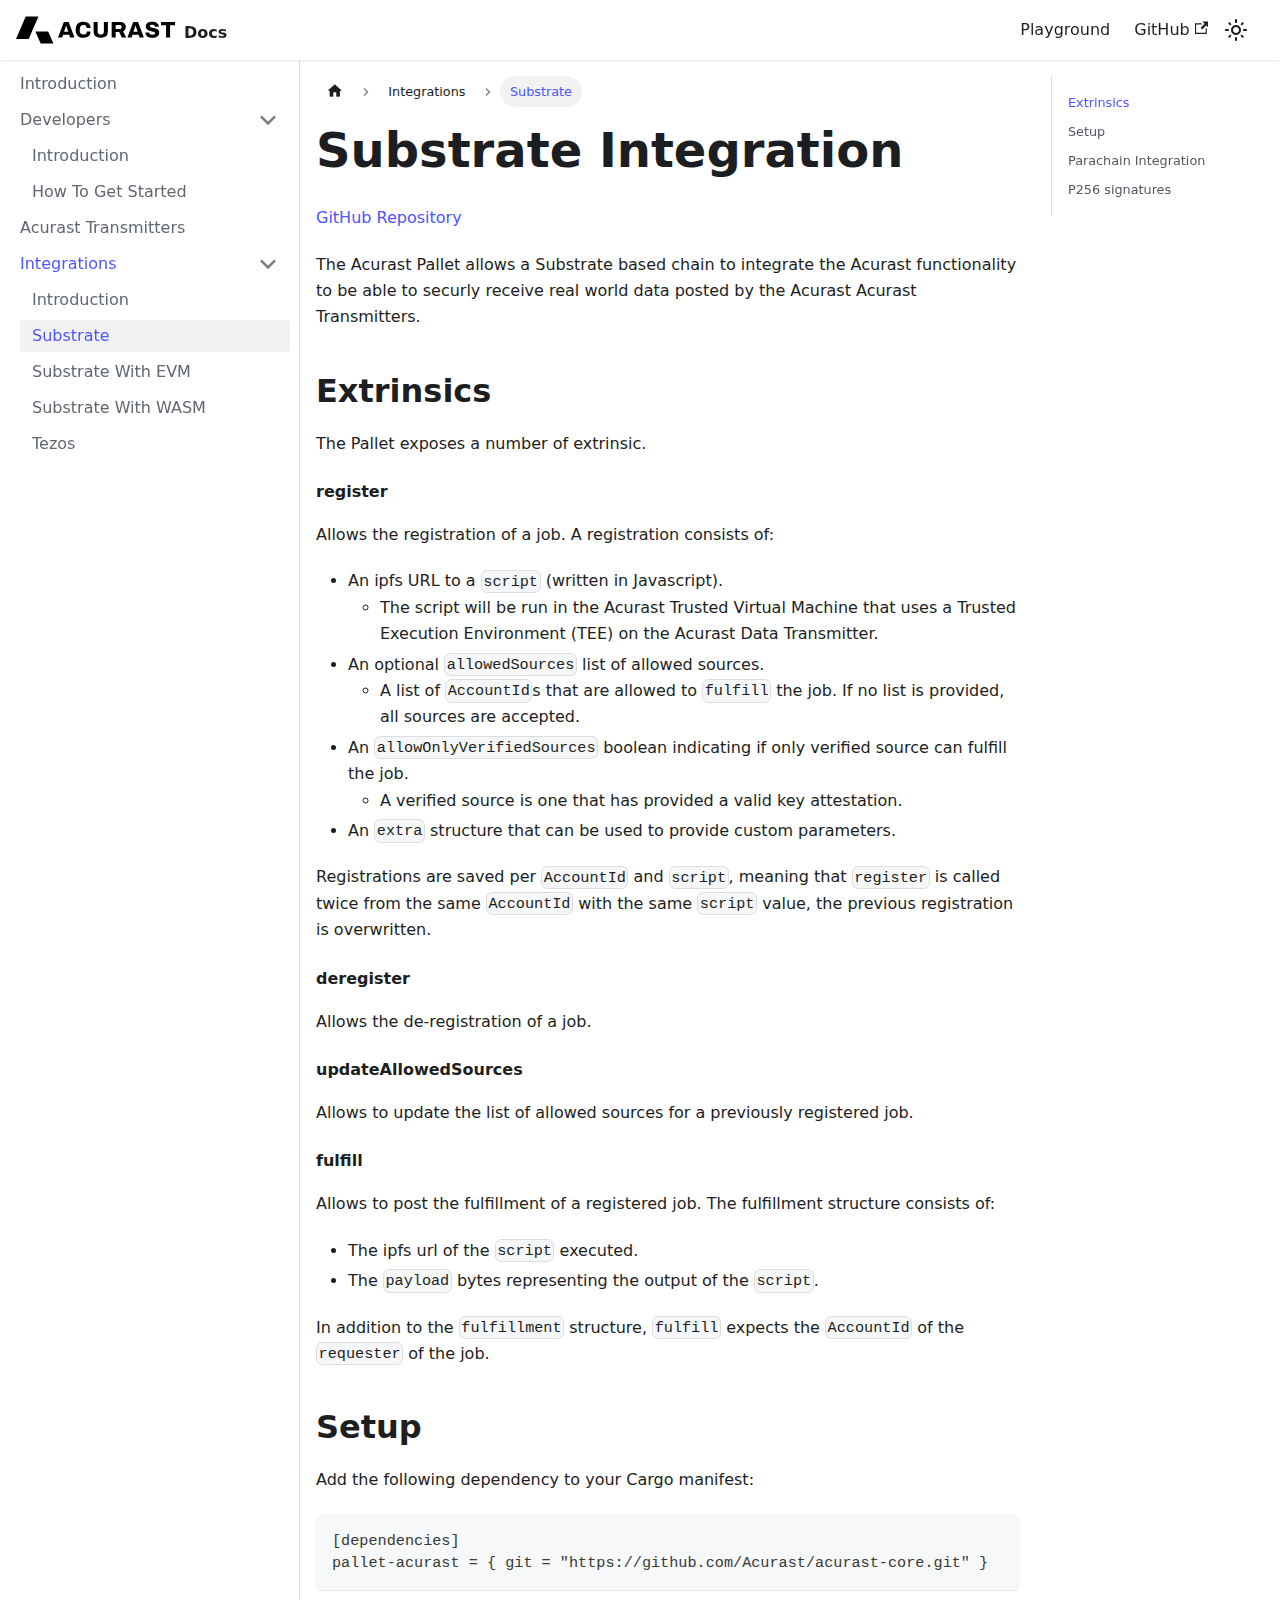
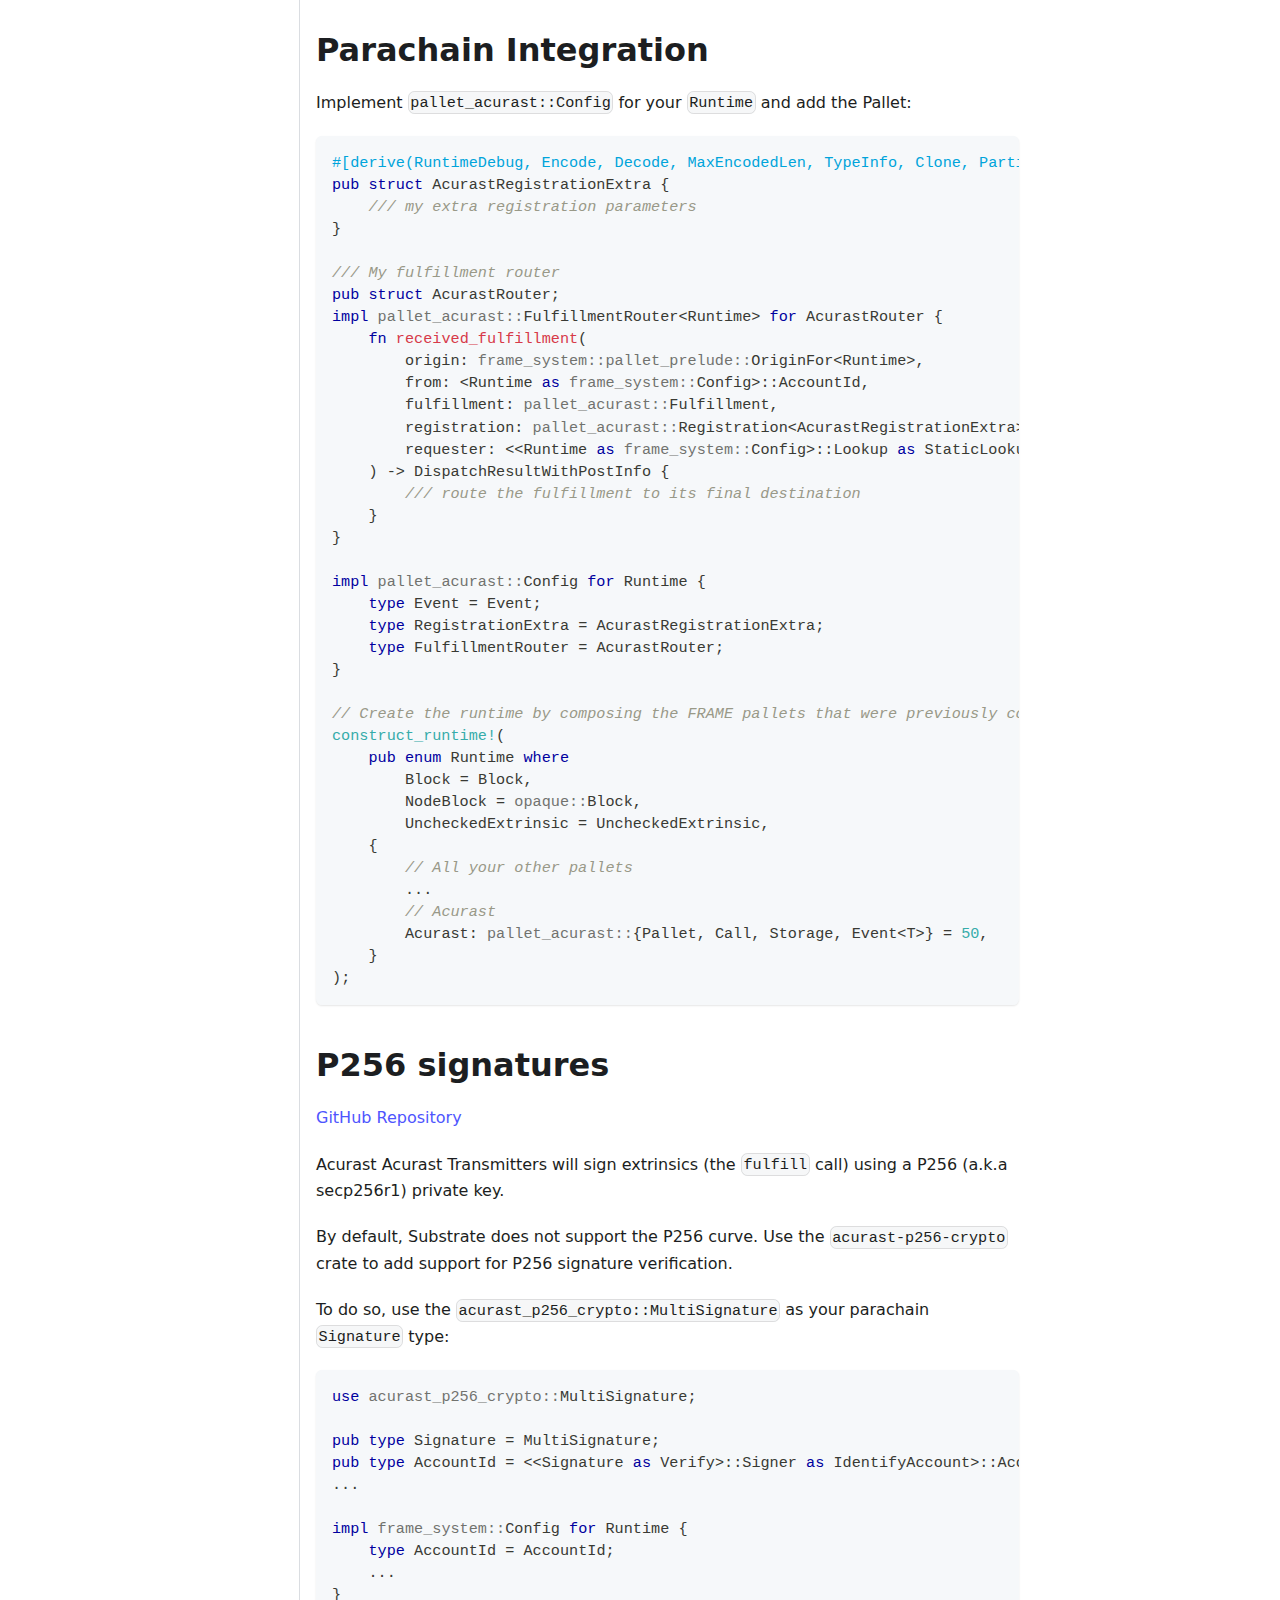
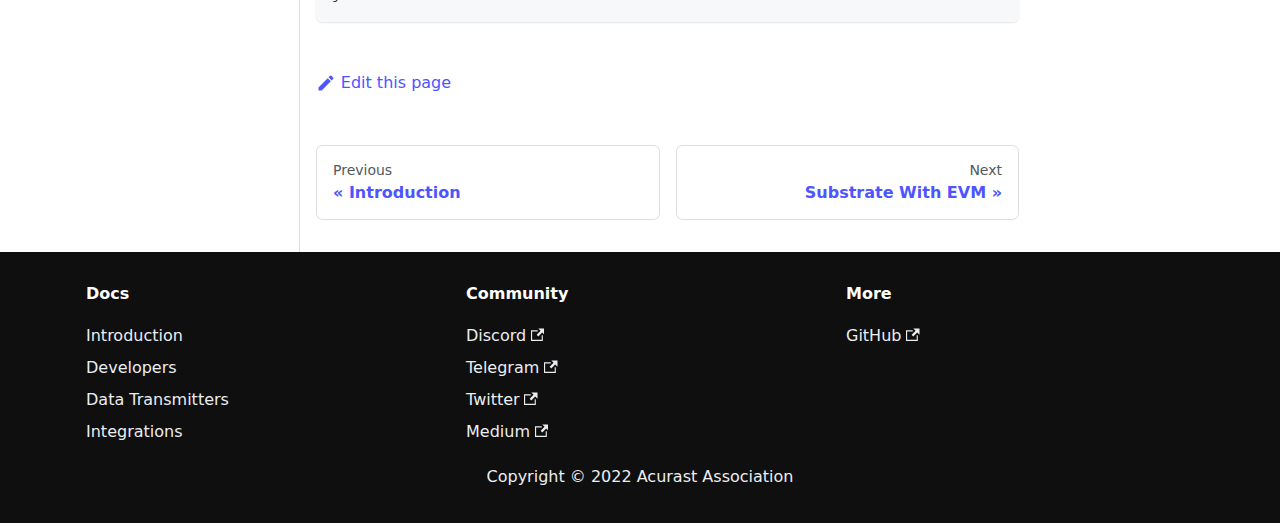
<file: integrations/substrate/index.html>
<!doctype html>
<html lang="en" dir="ltr" class="docs-wrapper docs-doc-page docs-version-current plugin-docs plugin-id-default docs-doc-id-integrations/substrate">
<head>
<meta charset="UTF-8">
<meta name="viewport" content="width=device-width,initial-scale=1">
<meta name="generator" content="Docusaurus v2.0.1">
<title data-rh="true">Substrate | Acurast Docs</title><meta data-rh="true" name="twitter:card" content="summary_large_image"><meta data-rh="true" property="og:image" content="https://docs.acurast.com/img/social-preview.png"><meta data-rh="true" name="twitter:image" content="https://docs.acurast.com/img/social-preview.png"><meta data-rh="true" property="og:url" content="https://docs.acurast.com/integrations/substrate"><meta data-rh="true" name="docusaurus_locale" content="en"><meta data-rh="true" name="docsearch:language" content="en"><meta data-rh="true" name="docusaurus_version" content="current"><meta data-rh="true" name="docusaurus_tag" content="docs-default-current"><meta data-rh="true" name="docsearch:version" content="current"><meta data-rh="true" name="docsearch:docusaurus_tag" content="docs-default-current"><meta data-rh="true" property="og:title" content="Substrate | Acurast Docs"><meta data-rh="true" name="description" content="GitHub Repository"><meta data-rh="true" property="og:description" content="GitHub Repository"><link data-rh="true" rel="icon" href="/img/favicon.svg"><link data-rh="true" rel="canonical" href="https://docs.acurast.com/integrations/substrate"><link data-rh="true" rel="alternate" href="https://docs.acurast.com/integrations/substrate" hreflang="en"><link data-rh="true" rel="alternate" href="https://docs.acurast.com/integrations/substrate" hreflang="x-default"><link rel="stylesheet" href="/assets/css/styles.4d1afc74.css">
<link rel="preload" href="/assets/js/runtime~main.b77ec04c.js" as="script">
<link rel="preload" href="/assets/js/main.fc6194dc.js" as="script">
</head>
<body class="navigation-with-keyboard">
<script>!function(){function t(t){document.documentElement.setAttribute("data-theme",t)}var e=function(){var t=null;try{t=localStorage.getItem("theme")}catch(t){}return t}();t(null!==e?e:"light")}()</script><div id="__docusaurus">
<div role="region"><a href="#" class="skipToContent_fXgn">Skip to main content</a></div><nav class="navbar navbar--fixed-top"><div class="navbar__inner"><div class="navbar__items"><button aria-label="Navigation bar toggle" class="navbar__toggle clean-btn" type="button" tabindex="0"><svg width="30" height="30" viewBox="0 0 30 30" aria-hidden="true"><path stroke="currentColor" stroke-linecap="round" stroke-miterlimit="10" stroke-width="2" d="M4 7h22M4 15h22M4 23h22"></path></svg></button><a class="navbar__brand" href="/"><div class="navbar__logo"><img src="/img/acurast_logo_dark.svg" alt="Acurast" class="themedImage_ToTc themedImage--light_HNdA"><img src="/img/acurast_logo_light.svg" alt="Acurast" class="themedImage_ToTc themedImage--dark_i4oU"></div><b class="navbar__title text--truncate">Docs</b></a></div><div class="navbar__items navbar__items--right"><a class="navbar__item navbar__link" href="/playground/">Playground</a><a href="https://github.com/acurast/" target="_blank" rel="noopener noreferrer" class="navbar__item navbar__link">GitHub<svg width="13.5" height="13.5" aria-hidden="true" viewBox="0 0 24 24" class="iconExternalLink_nPIU"><path fill="currentColor" d="M21 13v10h-21v-19h12v2h-10v15h17v-8h2zm3-12h-10.988l4.035 4-6.977 7.07 2.828 2.828 6.977-7.07 4.125 4.172v-11z"></path></svg></a><div class="toggle_vylO colorModeToggle_DEke"><button class="clean-btn toggleButton_gllP toggleButtonDisabled_aARS" type="button" disabled="" title="Switch between dark and light mode (currently light mode)" aria-label="Switch between dark and light mode (currently light mode)"><svg viewBox="0 0 24 24" width="24" height="24" class="lightToggleIcon_pyhR"><path fill="currentColor" d="M12,9c1.65,0,3,1.35,3,3s-1.35,3-3,3s-3-1.35-3-3S10.35,9,12,9 M12,7c-2.76,0-5,2.24-5,5s2.24,5,5,5s5-2.24,5-5 S14.76,7,12,7L12,7z M2,13l2,0c0.55,0,1-0.45,1-1s-0.45-1-1-1l-2,0c-0.55,0-1,0.45-1,1S1.45,13,2,13z M20,13l2,0c0.55,0,1-0.45,1-1 s-0.45-1-1-1l-2,0c-0.55,0-1,0.45-1,1S19.45,13,20,13z M11,2v2c0,0.55,0.45,1,1,1s1-0.45,1-1V2c0-0.55-0.45-1-1-1S11,1.45,11,2z M11,20v2c0,0.55,0.45,1,1,1s1-0.45,1-1v-2c0-0.55-0.45-1-1-1C11.45,19,11,19.45,11,20z M5.99,4.58c-0.39-0.39-1.03-0.39-1.41,0 c-0.39,0.39-0.39,1.03,0,1.41l1.06,1.06c0.39,0.39,1.03,0.39,1.41,0s0.39-1.03,0-1.41L5.99,4.58z M18.36,16.95 c-0.39-0.39-1.03-0.39-1.41,0c-0.39,0.39-0.39,1.03,0,1.41l1.06,1.06c0.39,0.39,1.03,0.39,1.41,0c0.39-0.39,0.39-1.03,0-1.41 L18.36,16.95z M19.42,5.99c0.39-0.39,0.39-1.03,0-1.41c-0.39-0.39-1.03-0.39-1.41,0l-1.06,1.06c-0.39,0.39-0.39,1.03,0,1.41 s1.03,0.39,1.41,0L19.42,5.99z M7.05,18.36c0.39-0.39,0.39-1.03,0-1.41c-0.39-0.39-1.03-0.39-1.41,0l-1.06,1.06 c-0.39,0.39-0.39,1.03,0,1.41s1.03,0.39,1.41,0L7.05,18.36z"></path></svg><svg viewBox="0 0 24 24" width="24" height="24" class="darkToggleIcon_wfgR"><path fill="currentColor" d="M9.37,5.51C9.19,6.15,9.1,6.82,9.1,7.5c0,4.08,3.32,7.4,7.4,7.4c0.68,0,1.35-0.09,1.99-0.27C17.45,17.19,14.93,19,12,19 c-3.86,0-7-3.14-7-7C5,9.07,6.81,6.55,9.37,5.51z M12,3c-4.97,0-9,4.03-9,9s4.03,9,9,9s9-4.03,9-9c0-0.46-0.04-0.92-0.1-1.36 c-0.98,1.37-2.58,2.26-4.4,2.26c-2.98,0-5.4-2.42-5.4-5.4c0-1.81,0.89-3.42,2.26-4.4C12.92,3.04,12.46,3,12,3L12,3z"></path></svg></button></div><div class="searchBox_ZlJk"></div></div></div><div role="presentation" class="navbar-sidebar__backdrop"></div></nav><div class="main-wrapper mainWrapper_z2l0 docsWrapper_BCFX"><button aria-label="Scroll back to top" class="clean-btn theme-back-to-top-button backToTopButton_sjWU" type="button"></button><div class="docPage__5DB"><aside class="theme-doc-sidebar-container docSidebarContainer_b6E3"><div class="sidebar_njMd"><nav class="menu thin-scrollbar menu_SIkG"><ul class="theme-doc-sidebar-menu menu__list"><li class="theme-doc-sidebar-item-link theme-doc-sidebar-item-link-level-1 menu__list-item"><a class="menu__link" href="/">Introduction</a></li><li class="theme-doc-sidebar-item-category theme-doc-sidebar-item-category-level-1 menu__list-item"><div class="menu__list-item-collapsible"><a class="menu__link menu__link--sublist menu__link--sublist-caret" aria-expanded="true" href="/developers/introduction">Developers</a></div><ul style="display:block;overflow:visible;height:auto" class="menu__list"><li class="theme-doc-sidebar-item-link theme-doc-sidebar-item-link-level-2 menu__list-item"><a class="menu__link" tabindex="0" href="/developers/introduction">Introduction</a></li><li class="theme-doc-sidebar-item-link theme-doc-sidebar-item-link-level-2 menu__list-item"><a class="menu__link" tabindex="0" href="/developers/get-started">How To Get Started</a></li></ul></li><li class="theme-doc-sidebar-item-link theme-doc-sidebar-item-link-level-1 menu__list-item"><a class="menu__link" href="/acurast-transmitters">Acurast Transmitters</a></li><li class="theme-doc-sidebar-item-category theme-doc-sidebar-item-category-level-1 menu__list-item"><div class="menu__list-item-collapsible"><a class="menu__link menu__link--sublist menu__link--sublist-caret menu__link--active" aria-expanded="true" href="/integrations/introduction">Integrations</a></div><ul style="display:block;overflow:visible;height:auto" class="menu__list"><li class="theme-doc-sidebar-item-link theme-doc-sidebar-item-link-level-2 menu__list-item"><a class="menu__link" tabindex="0" href="/integrations/introduction">Introduction</a></li><li class="theme-doc-sidebar-item-link theme-doc-sidebar-item-link-level-2 menu__list-item"><a class="menu__link menu__link--active" aria-current="page" tabindex="0" href="/integrations/substrate">Substrate</a></li><li class="theme-doc-sidebar-item-link theme-doc-sidebar-item-link-level-2 menu__list-item"><a class="menu__link" tabindex="0" href="/integrations/substrate-evm">Substrate With EVM</a></li><li class="theme-doc-sidebar-item-link theme-doc-sidebar-item-link-level-2 menu__list-item"><a class="menu__link" tabindex="0" href="/integrations/substrate-wasm">Substrate With WASM</a></li><li class="theme-doc-sidebar-item-link theme-doc-sidebar-item-link-level-2 menu__list-item"><a class="menu__link" tabindex="0" href="/integrations/tezos">Tezos</a></li></ul></li></ul></nav></div></aside><main class="docMainContainer_gTbr"><div class="container padding-top--md padding-bottom--lg"><div class="row"><div class="col docItemCol_VOVn"><div class="docItemContainer_Djhp"><article><nav class="theme-doc-breadcrumbs breadcrumbsContainer_Z_bl" aria-label="Breadcrumbs"><ul class="breadcrumbs" itemscope="" itemtype="https://schema.org/BreadcrumbList"><li class="breadcrumbs__item"><a aria-label="Home page" class="breadcrumbs__link" href="/"><svg viewBox="0 0 24 24" class="breadcrumbHomeIcon_OVgt"><path d="M10 19v-5h4v5c0 .55.45 1 1 1h3c.55 0 1-.45 1-1v-7h1.7c.46 0 .68-.57.33-.87L12.67 3.6c-.38-.34-.96-.34-1.34 0l-8.36 7.53c-.34.3-.13.87.33.87H5v7c0 .55.45 1 1 1h3c.55 0 1-.45 1-1z" fill="currentColor"></path></svg></a></li><li class="breadcrumbs__item"><span class="breadcrumbs__link">Integrations</span><meta itemprop="position" content="1"></li><li itemscope="" itemprop="itemListElement" itemtype="https://schema.org/ListItem" class="breadcrumbs__item breadcrumbs__item--active"><span class="breadcrumbs__link" itemprop="name">Substrate</span><meta itemprop="position" content="2"></li></ul></nav><div class="tocCollapsible_ETCw theme-doc-toc-mobile tocMobile_ITEo"><button type="button" class="clean-btn tocCollapsibleButton_TO0P">On this page</button></div><div class="theme-doc-markdown markdown"><h1>Substrate Integration</h1><p><a href="https://github.com/Acurast/acurast-core" target="_blank" rel="noopener noreferrer">GitHub Repository</a></p><p>The Acurast Pallet allows a Substrate based chain to integrate the Acurast functionality to be able to securly receive real world data posted by the Acurast Acurast Transmitters.</p><h2 class="anchor anchorWithStickyNavbar_LWe7" id="extrinsics">Extrinsics<a class="hash-link" href="#extrinsics" title="Direct link to heading">​</a></h2><p>The Pallet exposes a number of extrinsic.</p><h4 class="anchor anchorWithStickyNavbar_LWe7" id="register">register<a class="hash-link" href="#register" title="Direct link to heading">​</a></h4><p>Allows the registration of a job. A registration consists of:</p><ul><li>An ipfs URL to a <code>script</code> (written in Javascript).<ul><li>The script will be run in the Acurast Trusted Virtual Machine that uses a Trusted Execution Environment (TEE) on the Acurast Data Transmitter.</li></ul></li><li>An optional <code>allowedSources</code> list of allowed sources.<ul><li>A list of <code>AccountId</code>s that are allowed to <code>fulfill</code> the job. If no list is provided, all sources are accepted.</li></ul></li><li>An <code>allowOnlyVerifiedSources</code> boolean indicating if only verified source can fulfill the job.<ul><li>A verified source is one that has provided a valid key attestation.</li></ul></li><li>An <code>extra</code> structure that can be used to provide custom parameters.</li></ul><p>Registrations are saved per <code>AccountId</code> and <code>script</code>, meaning that <code>register</code> is called twice from the same <code>AccountId</code> with the same <code>script</code> value, the previous registration is overwritten.</p><h4 class="anchor anchorWithStickyNavbar_LWe7" id="deregister">deregister<a class="hash-link" href="#deregister" title="Direct link to heading">​</a></h4><p>Allows the de-registration of a job.</p><h4 class="anchor anchorWithStickyNavbar_LWe7" id="updateallowedsources">updateAllowedSources<a class="hash-link" href="#updateallowedsources" title="Direct link to heading">​</a></h4><p>Allows to update the list of allowed sources for a previously registered job.</p><h4 class="anchor anchorWithStickyNavbar_LWe7" id="fulfill">fulfill<a class="hash-link" href="#fulfill" title="Direct link to heading">​</a></h4><p>Allows to post the fulfillment of a registered job. The fulfillment structure consists of:</p><ul><li>The ipfs url of the <code>script</code> executed.</li><li>The <code>payload</code> bytes representing the output of the <code>script</code>.</li></ul><p>In addition to the <code>fulfillment</code> structure, <code>fulfill</code> expects the <code>AccountId</code> of the <code>requester</code> of the job.</p><h2 class="anchor anchorWithStickyNavbar_LWe7" id="setup">Setup<a class="hash-link" href="#setup" title="Direct link to heading">​</a></h2><p>Add the following dependency to your Cargo manifest:</p><div class="language-toml codeBlockContainer_Ckt0 theme-code-block" style="--prism-color:#393A34;--prism-background-color:#f6f8fa"><div class="codeBlockContent_biex"><pre tabindex="0" class="prism-code language-toml codeBlock_bY9V thin-scrollbar"><code class="codeBlockLines_e6Vv"><span class="token-line" style="color:#393A34"><span class="token plain">[dependencies]</span><br></span><span class="token-line" style="color:#393A34"><span class="token plain">pallet-acurast = { git = &quot;https://github.com/Acurast/acurast-core.git&quot; }</span><br></span></code></pre><div class="buttonGroup__atx"><button type="button" aria-label="Copy code to clipboard" title="Copy" class="clean-btn"><span class="copyButtonIcons_eSgA" aria-hidden="true"><svg class="copyButtonIcon_y97N" viewBox="0 0 24 24"><path d="M19,21H8V7H19M19,5H8A2,2 0 0,0 6,7V21A2,2 0 0,0 8,23H19A2,2 0 0,0 21,21V7A2,2 0 0,0 19,5M16,1H4A2,2 0 0,0 2,3V17H4V3H16V1Z"></path></svg><svg class="copyButtonSuccessIcon_LjdS" viewBox="0 0 24 24"><path d="M21,7L9,19L3.5,13.5L4.91,12.09L9,16.17L19.59,5.59L21,7Z"></path></svg></span></button></div></div></div><h2 class="anchor anchorWithStickyNavbar_LWe7" id="parachain-integration">Parachain Integration<a class="hash-link" href="#parachain-integration" title="Direct link to heading">​</a></h2><p>Implement <code>pallet_acurast::Config</code> for your <code>Runtime</code> and add the Pallet:</p><div class="language-rust codeBlockContainer_Ckt0 theme-code-block" style="--prism-color:#393A34;--prism-background-color:#f6f8fa"><div class="codeBlockContent_biex"><pre tabindex="0" class="prism-code language-rust codeBlock_bY9V thin-scrollbar"><code class="codeBlockLines_e6Vv"><span class="token-line" style="color:#393A34"><span class="token attribute attr-name" style="color:#00a4db">#[derive(RuntimeDebug, Encode, Decode, MaxEncodedLen, TypeInfo, Clone, PartialEq)]</span><span class="token plain"></span><br></span><span class="token-line" style="color:#393A34"><span class="token plain"></span><span class="token keyword" style="color:#00009f">pub</span><span class="token plain"> </span><span class="token keyword" style="color:#00009f">struct</span><span class="token plain"> </span><span class="token type-definition class-name">AcurastRegistrationExtra</span><span class="token plain"> </span><span class="token punctuation" style="color:#393A34">{</span><span class="token plain"></span><br></span><span class="token-line" style="color:#393A34"><span class="token plain">    </span><span class="token comment" style="color:#999988;font-style:italic">/// my extra registration parameters</span><span class="token plain"></span><br></span><span class="token-line" style="color:#393A34"><span class="token plain"></span><span class="token punctuation" style="color:#393A34">}</span><span class="token plain"></span><br></span><span class="token-line" style="color:#393A34"><span class="token plain" style="display:inline-block"></span><br></span><span class="token-line" style="color:#393A34"><span class="token plain"></span><span class="token comment" style="color:#999988;font-style:italic">/// My fulfillment router</span><span class="token plain"></span><br></span><span class="token-line" style="color:#393A34"><span class="token plain"></span><span class="token keyword" style="color:#00009f">pub</span><span class="token plain"> </span><span class="token keyword" style="color:#00009f">struct</span><span class="token plain"> </span><span class="token type-definition class-name">AcurastRouter</span><span class="token punctuation" style="color:#393A34">;</span><span class="token plain"></span><br></span><span class="token-line" style="color:#393A34"><span class="token plain"></span><span class="token keyword" style="color:#00009f">impl</span><span class="token plain"> </span><span class="token namespace" style="opacity:0.7">pallet_acurast</span><span class="token namespace punctuation" style="opacity:0.7;color:#393A34">::</span><span class="token class-name">FulfillmentRouter</span><span class="token operator" style="color:#393A34">&lt;</span><span class="token class-name">Runtime</span><span class="token operator" style="color:#393A34">&gt;</span><span class="token plain"> </span><span class="token keyword" style="color:#00009f">for</span><span class="token plain"> </span><span class="token class-name">AcurastRouter</span><span class="token plain"> </span><span class="token punctuation" style="color:#393A34">{</span><span class="token plain"></span><br></span><span class="token-line" style="color:#393A34"><span class="token plain">    </span><span class="token keyword" style="color:#00009f">fn</span><span class="token plain"> </span><span class="token function-definition function" style="color:#d73a49">received_fulfillment</span><span class="token punctuation" style="color:#393A34">(</span><span class="token plain"></span><br></span><span class="token-line" style="color:#393A34"><span class="token plain">        origin</span><span class="token punctuation" style="color:#393A34">:</span><span class="token plain"> </span><span class="token namespace" style="opacity:0.7">frame_system</span><span class="token namespace punctuation" style="opacity:0.7;color:#393A34">::</span><span class="token namespace" style="opacity:0.7">pallet_prelude</span><span class="token namespace punctuation" style="opacity:0.7;color:#393A34">::</span><span class="token class-name">OriginFor</span><span class="token operator" style="color:#393A34">&lt;</span><span class="token class-name">Runtime</span><span class="token operator" style="color:#393A34">&gt;</span><span class="token punctuation" style="color:#393A34">,</span><span class="token plain"></span><br></span><span class="token-line" style="color:#393A34"><span class="token plain">        from</span><span class="token punctuation" style="color:#393A34">:</span><span class="token plain"> </span><span class="token operator" style="color:#393A34">&lt;</span><span class="token class-name">Runtime</span><span class="token plain"> </span><span class="token keyword" style="color:#00009f">as</span><span class="token plain"> </span><span class="token namespace" style="opacity:0.7">frame_system</span><span class="token namespace punctuation" style="opacity:0.7;color:#393A34">::</span><span class="token class-name">Config</span><span class="token operator" style="color:#393A34">&gt;</span><span class="token punctuation" style="color:#393A34">::</span><span class="token class-name">AccountId</span><span class="token punctuation" style="color:#393A34">,</span><span class="token plain"></span><br></span><span class="token-line" style="color:#393A34"><span class="token plain">        fulfillment</span><span class="token punctuation" style="color:#393A34">:</span><span class="token plain"> </span><span class="token namespace" style="opacity:0.7">pallet_acurast</span><span class="token namespace punctuation" style="opacity:0.7;color:#393A34">::</span><span class="token class-name">Fulfillment</span><span class="token punctuation" style="color:#393A34">,</span><span class="token plain"></span><br></span><span class="token-line" style="color:#393A34"><span class="token plain">        registration</span><span class="token punctuation" style="color:#393A34">:</span><span class="token plain"> </span><span class="token namespace" style="opacity:0.7">pallet_acurast</span><span class="token namespace punctuation" style="opacity:0.7;color:#393A34">::</span><span class="token class-name">Registration</span><span class="token operator" style="color:#393A34">&lt;</span><span class="token class-name">AcurastRegistrationExtra</span><span class="token operator" style="color:#393A34">&gt;</span><span class="token punctuation" style="color:#393A34">,</span><span class="token plain"></span><br></span><span class="token-line" style="color:#393A34"><span class="token plain">        requester</span><span class="token punctuation" style="color:#393A34">:</span><span class="token plain"> </span><span class="token operator" style="color:#393A34">&lt;&lt;</span><span class="token class-name">Runtime</span><span class="token plain"> </span><span class="token keyword" style="color:#00009f">as</span><span class="token plain"> </span><span class="token namespace" style="opacity:0.7">frame_system</span><span class="token namespace punctuation" style="opacity:0.7;color:#393A34">::</span><span class="token class-name">Config</span><span class="token operator" style="color:#393A34">&gt;</span><span class="token punctuation" style="color:#393A34">::</span><span class="token class-name">Lookup</span><span class="token plain"> </span><span class="token keyword" style="color:#00009f">as</span><span class="token plain"> </span><span class="token class-name">StaticLookup</span><span class="token operator" style="color:#393A34">&gt;</span><span class="token punctuation" style="color:#393A34">::</span><span class="token class-name">Target</span><span class="token punctuation" style="color:#393A34">,</span><span class="token plain"></span><br></span><span class="token-line" style="color:#393A34"><span class="token plain">    </span><span class="token punctuation" style="color:#393A34">)</span><span class="token plain"> </span><span class="token punctuation" style="color:#393A34">-&gt;</span><span class="token plain"> </span><span class="token class-name">DispatchResultWithPostInfo</span><span class="token plain"> </span><span class="token punctuation" style="color:#393A34">{</span><span class="token plain"></span><br></span><span class="token-line" style="color:#393A34"><span class="token plain">        </span><span class="token comment" style="color:#999988;font-style:italic">/// route the fulfillment to its final destination</span><span class="token plain"></span><br></span><span class="token-line" style="color:#393A34"><span class="token plain">    </span><span class="token punctuation" style="color:#393A34">}</span><span class="token plain"></span><br></span><span class="token-line" style="color:#393A34"><span class="token plain"></span><span class="token punctuation" style="color:#393A34">}</span><span class="token plain"></span><br></span><span class="token-line" style="color:#393A34"><span class="token plain" style="display:inline-block"></span><br></span><span class="token-line" style="color:#393A34"><span class="token plain"></span><span class="token keyword" style="color:#00009f">impl</span><span class="token plain"> </span><span class="token namespace" style="opacity:0.7">pallet_acurast</span><span class="token namespace punctuation" style="opacity:0.7;color:#393A34">::</span><span class="token class-name">Config</span><span class="token plain"> </span><span class="token keyword" style="color:#00009f">for</span><span class="token plain"> </span><span class="token class-name">Runtime</span><span class="token plain"> </span><span class="token punctuation" style="color:#393A34">{</span><span class="token plain"></span><br></span><span class="token-line" style="color:#393A34"><span class="token plain">    </span><span class="token keyword" style="color:#00009f">type</span><span class="token plain"> </span><span class="token type-definition class-name">Event</span><span class="token plain"> </span><span class="token operator" style="color:#393A34">=</span><span class="token plain"> </span><span class="token class-name">Event</span><span class="token punctuation" style="color:#393A34">;</span><span class="token plain"></span><br></span><span class="token-line" style="color:#393A34"><span class="token plain">    </span><span class="token keyword" style="color:#00009f">type</span><span class="token plain"> </span><span class="token type-definition class-name">RegistrationExtra</span><span class="token plain"> </span><span class="token operator" style="color:#393A34">=</span><span class="token plain"> </span><span class="token class-name">AcurastRegistrationExtra</span><span class="token punctuation" style="color:#393A34">;</span><span class="token plain"></span><br></span><span class="token-line" style="color:#393A34"><span class="token plain">    </span><span class="token keyword" style="color:#00009f">type</span><span class="token plain"> </span><span class="token type-definition class-name">FulfillmentRouter</span><span class="token plain"> </span><span class="token operator" style="color:#393A34">=</span><span class="token plain"> </span><span class="token class-name">AcurastRouter</span><span class="token punctuation" style="color:#393A34">;</span><span class="token plain"></span><br></span><span class="token-line" style="color:#393A34"><span class="token plain"></span><span class="token punctuation" style="color:#393A34">}</span><span class="token plain"></span><br></span><span class="token-line" style="color:#393A34"><span class="token plain" style="display:inline-block"></span><br></span><span class="token-line" style="color:#393A34"><span class="token plain"></span><span class="token comment" style="color:#999988;font-style:italic">// Create the runtime by composing the FRAME pallets that were previously configured.</span><span class="token plain"></span><br></span><span class="token-line" style="color:#393A34"><span class="token plain"></span><span class="token macro property" style="color:#36acaa">construct_runtime!</span><span class="token punctuation" style="color:#393A34">(</span><span class="token plain"></span><br></span><span class="token-line" style="color:#393A34"><span class="token plain">    </span><span class="token keyword" style="color:#00009f">pub</span><span class="token plain"> </span><span class="token keyword" style="color:#00009f">enum</span><span class="token plain"> </span><span class="token type-definition class-name">Runtime</span><span class="token plain"> </span><span class="token keyword" style="color:#00009f">where</span><span class="token plain"></span><br></span><span class="token-line" style="color:#393A34"><span class="token plain">        </span><span class="token class-name">Block</span><span class="token plain"> </span><span class="token operator" style="color:#393A34">=</span><span class="token plain"> </span><span class="token class-name">Block</span><span class="token punctuation" style="color:#393A34">,</span><span class="token plain"></span><br></span><span class="token-line" style="color:#393A34"><span class="token plain">        </span><span class="token class-name">NodeBlock</span><span class="token plain"> </span><span class="token operator" style="color:#393A34">=</span><span class="token plain"> </span><span class="token namespace" style="opacity:0.7">opaque</span><span class="token namespace punctuation" style="opacity:0.7;color:#393A34">::</span><span class="token class-name">Block</span><span class="token punctuation" style="color:#393A34">,</span><span class="token plain"></span><br></span><span class="token-line" style="color:#393A34"><span class="token plain">        </span><span class="token class-name">UncheckedExtrinsic</span><span class="token plain"> </span><span class="token operator" style="color:#393A34">=</span><span class="token plain"> </span><span class="token class-name">UncheckedExtrinsic</span><span class="token punctuation" style="color:#393A34">,</span><span class="token plain"></span><br></span><span class="token-line" style="color:#393A34"><span class="token plain">    </span><span class="token punctuation" style="color:#393A34">{</span><span class="token plain"></span><br></span><span class="token-line" style="color:#393A34"><span class="token plain">        </span><span class="token comment" style="color:#999988;font-style:italic">// All your other pallets</span><span class="token plain"></span><br></span><span class="token-line" style="color:#393A34"><span class="token plain">        </span><span class="token punctuation" style="color:#393A34">...</span><span class="token plain"></span><br></span><span class="token-line" style="color:#393A34"><span class="token plain">        </span><span class="token comment" style="color:#999988;font-style:italic">// Acurast</span><span class="token plain"></span><br></span><span class="token-line" style="color:#393A34"><span class="token plain">        </span><span class="token class-name">Acurast</span><span class="token punctuation" style="color:#393A34">:</span><span class="token plain"> </span><span class="token namespace" style="opacity:0.7">pallet_acurast</span><span class="token namespace punctuation" style="opacity:0.7;color:#393A34">::</span><span class="token punctuation" style="color:#393A34">{</span><span class="token class-name">Pallet</span><span class="token punctuation" style="color:#393A34">,</span><span class="token plain"> </span><span class="token class-name">Call</span><span class="token punctuation" style="color:#393A34">,</span><span class="token plain"> </span><span class="token class-name">Storage</span><span class="token punctuation" style="color:#393A34">,</span><span class="token plain"> </span><span class="token class-name">Event</span><span class="token operator" style="color:#393A34">&lt;</span><span class="token class-name">T</span><span class="token operator" style="color:#393A34">&gt;</span><span class="token punctuation" style="color:#393A34">}</span><span class="token plain"> </span><span class="token operator" style="color:#393A34">=</span><span class="token plain"> </span><span class="token number" style="color:#36acaa">50</span><span class="token punctuation" style="color:#393A34">,</span><span class="token plain"></span><br></span><span class="token-line" style="color:#393A34"><span class="token plain">    </span><span class="token punctuation" style="color:#393A34">}</span><span class="token plain"></span><br></span><span class="token-line" style="color:#393A34"><span class="token plain"></span><span class="token punctuation" style="color:#393A34">)</span><span class="token punctuation" style="color:#393A34">;</span><br></span></code></pre><div class="buttonGroup__atx"><button type="button" aria-label="Copy code to clipboard" title="Copy" class="clean-btn"><span class="copyButtonIcons_eSgA" aria-hidden="true"><svg class="copyButtonIcon_y97N" viewBox="0 0 24 24"><path d="M19,21H8V7H19M19,5H8A2,2 0 0,0 6,7V21A2,2 0 0,0 8,23H19A2,2 0 0,0 21,21V7A2,2 0 0,0 19,5M16,1H4A2,2 0 0,0 2,3V17H4V3H16V1Z"></path></svg><svg class="copyButtonSuccessIcon_LjdS" viewBox="0 0 24 24"><path d="M21,7L9,19L3.5,13.5L4.91,12.09L9,16.17L19.59,5.59L21,7Z"></path></svg></span></button></div></div></div><h2 class="anchor anchorWithStickyNavbar_LWe7" id="p256-signatures">P256 signatures<a class="hash-link" href="#p256-signatures" title="Direct link to heading">​</a></h2><p><a href="https://github.com/Acurast/acurast-core/tree/main/p256-crypto" target="_blank" rel="noopener noreferrer">GitHub Repository</a></p><p>Acurast Acurast Transmitters will sign extrinsics (the <code>fulfill</code> call) using a P256 (a.k.a secp256r1) private key.</p><p>By default, Substrate does not support the P256 curve. Use the <code>acurast-p256-crypto</code> crate to add support for P256 signature verification.</p><p>To do so, use the <code>acurast_p256_crypto::MultiSignature</code> as your parachain <code>Signature</code> type:</p><div class="language-rust codeBlockContainer_Ckt0 theme-code-block" style="--prism-color:#393A34;--prism-background-color:#f6f8fa"><div class="codeBlockContent_biex"><pre tabindex="0" class="prism-code language-rust codeBlock_bY9V thin-scrollbar"><code class="codeBlockLines_e6Vv"><span class="token-line" style="color:#393A34"><span class="token keyword" style="color:#00009f">use</span><span class="token plain"> </span><span class="token namespace" style="opacity:0.7">acurast_p256_crypto</span><span class="token namespace punctuation" style="opacity:0.7;color:#393A34">::</span><span class="token class-name">MultiSignature</span><span class="token punctuation" style="color:#393A34">;</span><span class="token plain"></span><br></span><span class="token-line" style="color:#393A34"><span class="token plain" style="display:inline-block"></span><br></span><span class="token-line" style="color:#393A34"><span class="token plain"></span><span class="token keyword" style="color:#00009f">pub</span><span class="token plain"> </span><span class="token keyword" style="color:#00009f">type</span><span class="token plain"> </span><span class="token type-definition class-name">Signature</span><span class="token plain"> </span><span class="token operator" style="color:#393A34">=</span><span class="token plain"> </span><span class="token class-name">MultiSignature</span><span class="token punctuation" style="color:#393A34">;</span><span class="token plain"></span><br></span><span class="token-line" style="color:#393A34"><span class="token plain"></span><span class="token keyword" style="color:#00009f">pub</span><span class="token plain"> </span><span class="token keyword" style="color:#00009f">type</span><span class="token plain"> </span><span class="token type-definition class-name">AccountId</span><span class="token plain"> </span><span class="token operator" style="color:#393A34">=</span><span class="token plain"> </span><span class="token operator" style="color:#393A34">&lt;&lt;</span><span class="token class-name">Signature</span><span class="token plain"> </span><span class="token keyword" style="color:#00009f">as</span><span class="token plain"> </span><span class="token class-name">Verify</span><span class="token operator" style="color:#393A34">&gt;</span><span class="token punctuation" style="color:#393A34">::</span><span class="token class-name">Signer</span><span class="token plain"> </span><span class="token keyword" style="color:#00009f">as</span><span class="token plain"> </span><span class="token class-name">IdentifyAccount</span><span class="token operator" style="color:#393A34">&gt;</span><span class="token punctuation" style="color:#393A34">::</span><span class="token class-name">AccountId</span><span class="token punctuation" style="color:#393A34">;</span><span class="token plain"></span><br></span><span class="token-line" style="color:#393A34"><span class="token plain"></span><span class="token punctuation" style="color:#393A34">...</span><span class="token plain"></span><br></span><span class="token-line" style="color:#393A34"><span class="token plain" style="display:inline-block"></span><br></span><span class="token-line" style="color:#393A34"><span class="token plain"></span><span class="token keyword" style="color:#00009f">impl</span><span class="token plain"> </span><span class="token namespace" style="opacity:0.7">frame_system</span><span class="token namespace punctuation" style="opacity:0.7;color:#393A34">::</span><span class="token class-name">Config</span><span class="token plain"> </span><span class="token keyword" style="color:#00009f">for</span><span class="token plain"> </span><span class="token class-name">Runtime</span><span class="token plain"> </span><span class="token punctuation" style="color:#393A34">{</span><span class="token plain"></span><br></span><span class="token-line" style="color:#393A34"><span class="token plain">    </span><span class="token keyword" style="color:#00009f">type</span><span class="token plain"> </span><span class="token type-definition class-name">AccountId</span><span class="token plain"> </span><span class="token operator" style="color:#393A34">=</span><span class="token plain"> </span><span class="token class-name">AccountId</span><span class="token punctuation" style="color:#393A34">;</span><span class="token plain"></span><br></span><span class="token-line" style="color:#393A34"><span class="token plain">    </span><span class="token punctuation" style="color:#393A34">...</span><span class="token plain"></span><br></span><span class="token-line" style="color:#393A34"><span class="token plain"></span><span class="token punctuation" style="color:#393A34">}</span><br></span></code></pre><div class="buttonGroup__atx"><button type="button" aria-label="Copy code to clipboard" title="Copy" class="clean-btn"><span class="copyButtonIcons_eSgA" aria-hidden="true"><svg class="copyButtonIcon_y97N" viewBox="0 0 24 24"><path d="M19,21H8V7H19M19,5H8A2,2 0 0,0 6,7V21A2,2 0 0,0 8,23H19A2,2 0 0,0 21,21V7A2,2 0 0,0 19,5M16,1H4A2,2 0 0,0 2,3V17H4V3H16V1Z"></path></svg><svg class="copyButtonSuccessIcon_LjdS" viewBox="0 0 24 24"><path d="M21,7L9,19L3.5,13.5L4.91,12.09L9,16.17L19.59,5.59L21,7Z"></path></svg></span></button></div></div></div></div><footer class="theme-doc-footer docusaurus-mt-lg"><div class="theme-doc-footer-edit-meta-row row"><div class="col"><a href="https://github.com/acurast/acurast-docs/docs/integrations/substrate.mdx" target="_blank" rel="noreferrer noopener" class="theme-edit-this-page"><svg fill="currentColor" height="20" width="20" viewBox="0 0 40 40" class="iconEdit_Z9Sw" aria-hidden="true"><g><path d="m34.5 11.7l-3 3.1-6.3-6.3 3.1-3q0.5-0.5 1.2-0.5t1.1 0.5l3.9 3.9q0.5 0.4 0.5 1.1t-0.5 1.2z m-29.5 17.1l18.4-18.5 6.3 6.3-18.4 18.4h-6.3v-6.2z"></path></g></svg>Edit this page</a></div><div class="col lastUpdated_vwxv"></div></div></footer></article><nav class="pagination-nav docusaurus-mt-lg" aria-label="Docs pages navigation"><a class="pagination-nav__link pagination-nav__link--prev" href="/integrations/introduction"><div class="pagination-nav__sublabel">Previous</div><div class="pagination-nav__label">Introduction</div></a><a class="pagination-nav__link pagination-nav__link--next" href="/integrations/substrate-evm"><div class="pagination-nav__sublabel">Next</div><div class="pagination-nav__label">Substrate With EVM</div></a></nav></div></div><div class="col col--3"><div class="tableOfContents_bqdL thin-scrollbar theme-doc-toc-desktop"><ul class="table-of-contents table-of-contents__left-border"><li><a href="#extrinsics" class="table-of-contents__link toc-highlight">Extrinsics</a></li><li><a href="#setup" class="table-of-contents__link toc-highlight">Setup</a></li><li><a href="#parachain-integration" class="table-of-contents__link toc-highlight">Parachain Integration</a></li><li><a href="#p256-signatures" class="table-of-contents__link toc-highlight">P256 signatures</a></li></ul></div></div></div></div></main></div></div><footer class="footer footer--dark"><div class="container container-fluid"><div class="row footer__links"><div class="col footer__col"><div class="footer__title">Docs</div><ul class="footer__items clean-list"><li class="footer__item"><a class="footer__link-item" href="/">Introduction</a></li><li class="footer__item"><a class="footer__link-item" href="/developers/introduction">Developers</a></li><li class="footer__item"><a class="footer__link-item" href="/acurast-transmitters">Data Transmitters</a></li><li class="footer__item"><a class="footer__link-item" href="/integrations/introduction">Integrations</a></li></ul></div><div class="col footer__col"><div class="footer__title">Community</div><ul class="footer__items clean-list"><li class="footer__item"><a href="https://discord.gg/wqgC6b6aKe" target="_blank" rel="noopener noreferrer" class="footer__link-item">Discord<svg width="13.5" height="13.5" aria-hidden="true" viewBox="0 0 24 24" class="iconExternalLink_nPIU"><path fill="currentColor" d="M21 13v10h-21v-19h12v2h-10v15h17v-8h2zm3-12h-10.988l4.035 4-6.977 7.07 2.828 2.828 6.977-7.07 4.125 4.172v-11z"></path></svg></a></li><li class="footer__item"><a href="https://t.me/acurastnetwork" target="_blank" rel="noopener noreferrer" class="footer__link-item">Telegram<svg width="13.5" height="13.5" aria-hidden="true" viewBox="0 0 24 24" class="iconExternalLink_nPIU"><path fill="currentColor" d="M21 13v10h-21v-19h12v2h-10v15h17v-8h2zm3-12h-10.988l4.035 4-6.977 7.07 2.828 2.828 6.977-7.07 4.125 4.172v-11z"></path></svg></a></li><li class="footer__item"><a href="https://twitter.com/acurastnetwork" target="_blank" rel="noopener noreferrer" class="footer__link-item">Twitter<svg width="13.5" height="13.5" aria-hidden="true" viewBox="0 0 24 24" class="iconExternalLink_nPIU"><path fill="currentColor" d="M21 13v10h-21v-19h12v2h-10v15h17v-8h2zm3-12h-10.988l4.035 4-6.977 7.07 2.828 2.828 6.977-7.07 4.125 4.172v-11z"></path></svg></a></li><li class="footer__item"><a href="https://acurast.medium.com/" target="_blank" rel="noopener noreferrer" class="footer__link-item">Medium<svg width="13.5" height="13.5" aria-hidden="true" viewBox="0 0 24 24" class="iconExternalLink_nPIU"><path fill="currentColor" d="M21 13v10h-21v-19h12v2h-10v15h17v-8h2zm3-12h-10.988l4.035 4-6.977 7.07 2.828 2.828 6.977-7.07 4.125 4.172v-11z"></path></svg></a></li></ul></div><div class="col footer__col"><div class="footer__title">More</div><ul class="footer__items clean-list"><li class="footer__item"><a href="https://github.com/acurast/" target="_blank" rel="noopener noreferrer" class="footer__link-item">GitHub<svg width="13.5" height="13.5" aria-hidden="true" viewBox="0 0 24 24" class="iconExternalLink_nPIU"><path fill="currentColor" d="M21 13v10h-21v-19h12v2h-10v15h17v-8h2zm3-12h-10.988l4.035 4-6.977 7.07 2.828 2.828 6.977-7.07 4.125 4.172v-11z"></path></svg></a></li></ul></div></div><div class="footer__bottom text--center"><div class="footer__copyright">Copyright © 2022 Acurast Association</div></div></div></footer></div>
<script src="/assets/js/runtime~main.b77ec04c.js"></script>
<script src="/assets/js/main.fc6194dc.js"></script>
</body>
</html>
</file>
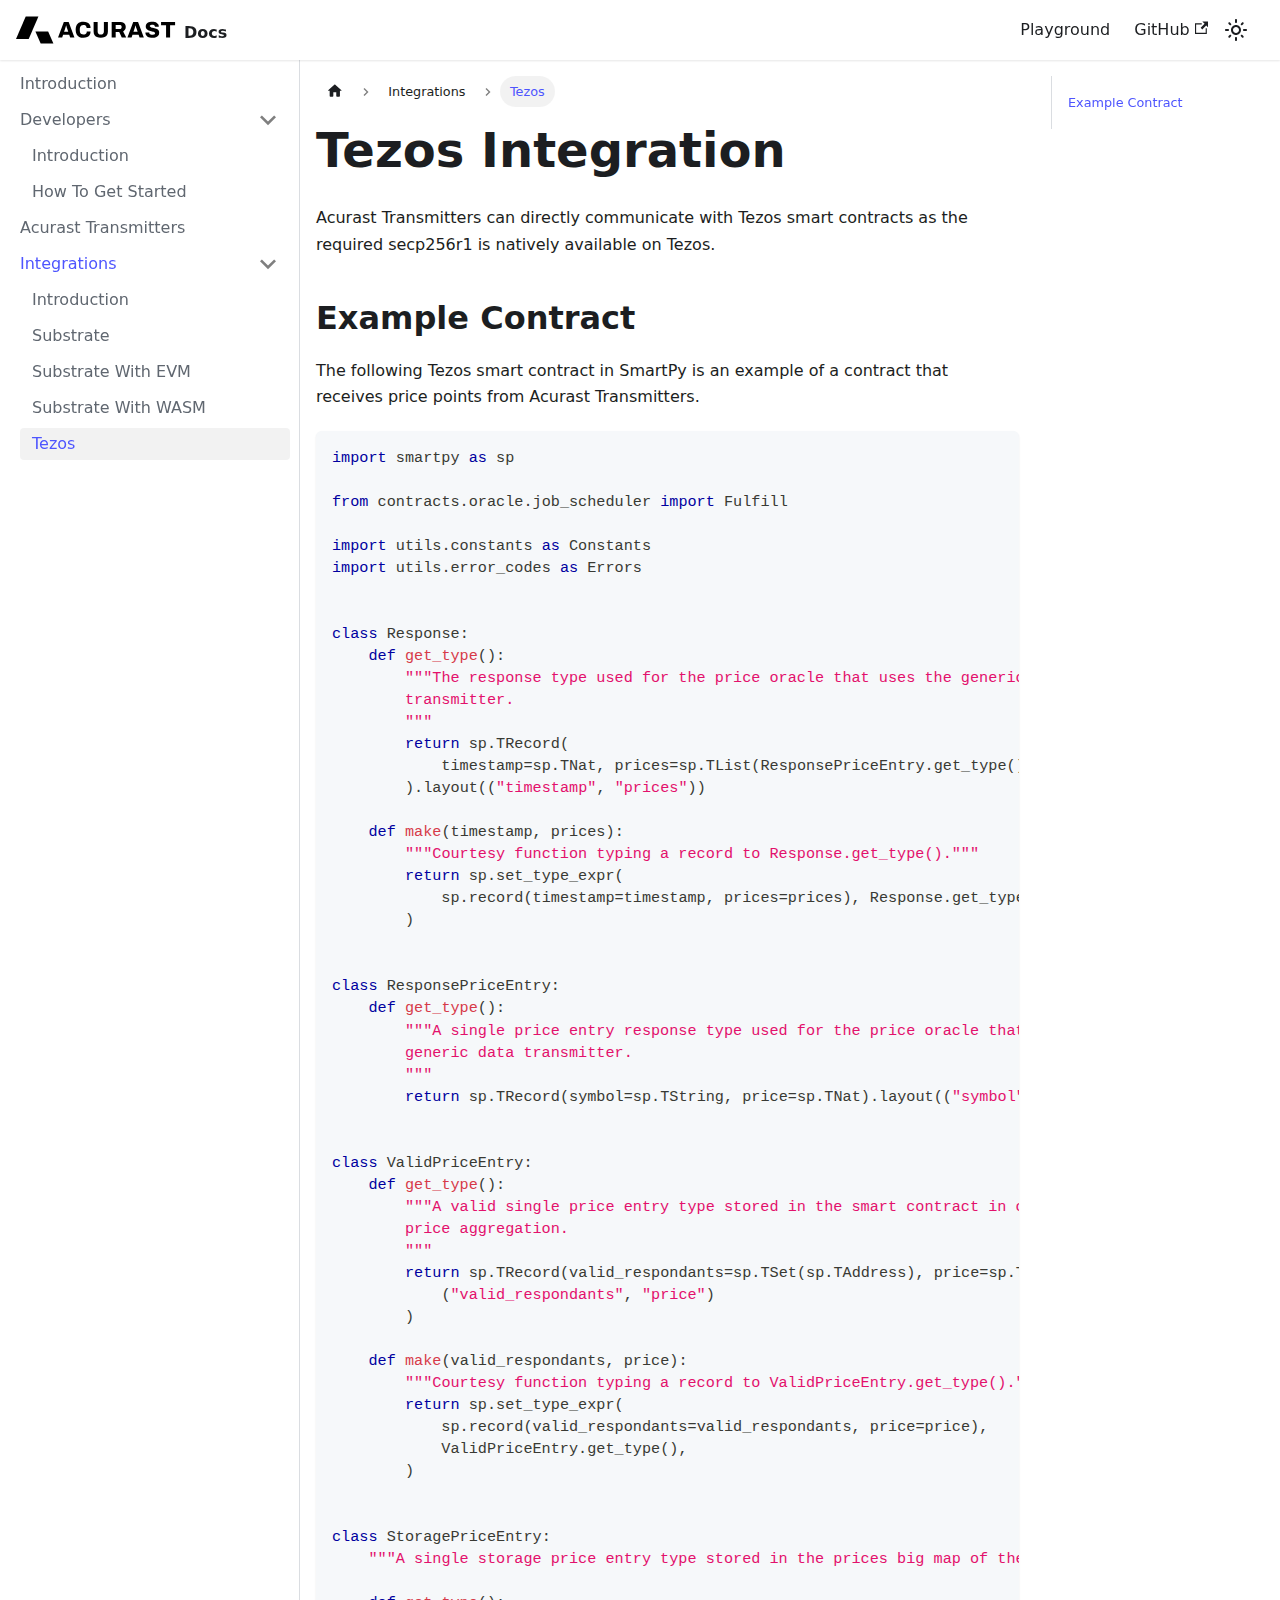
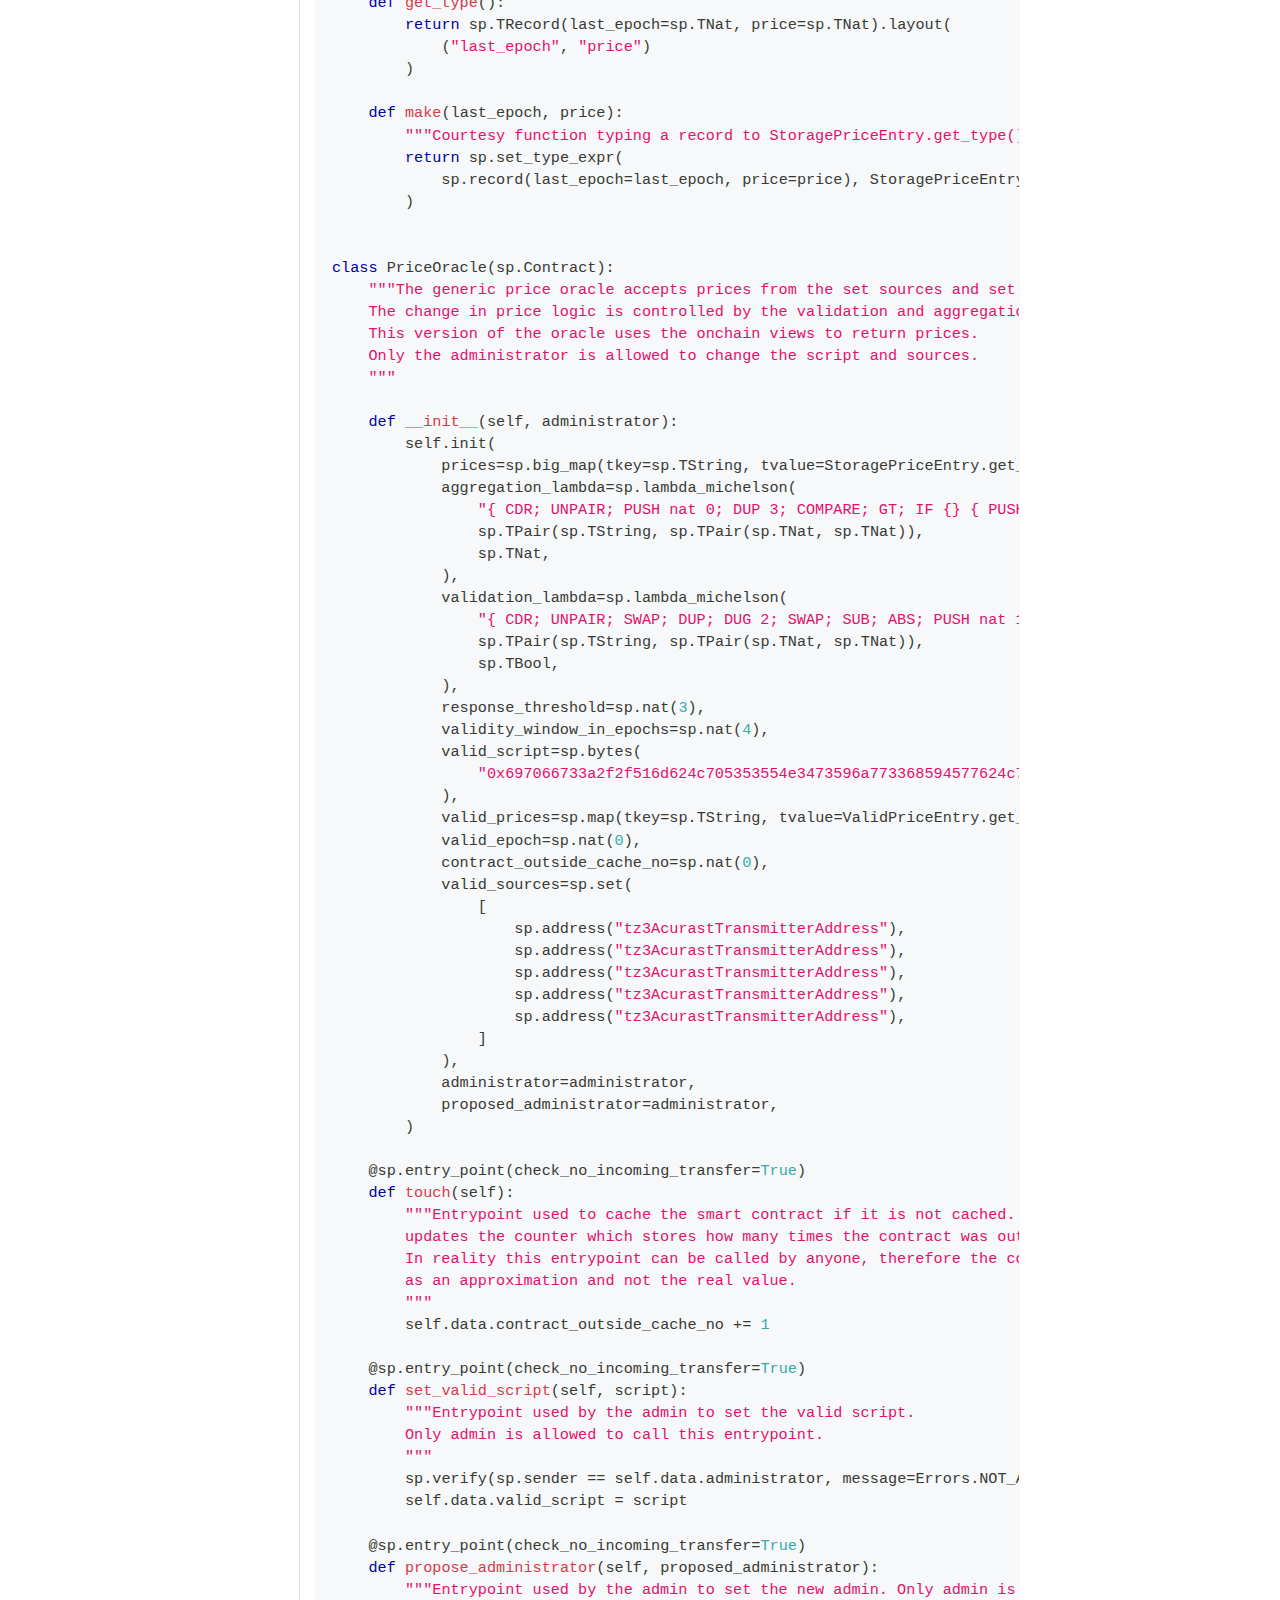
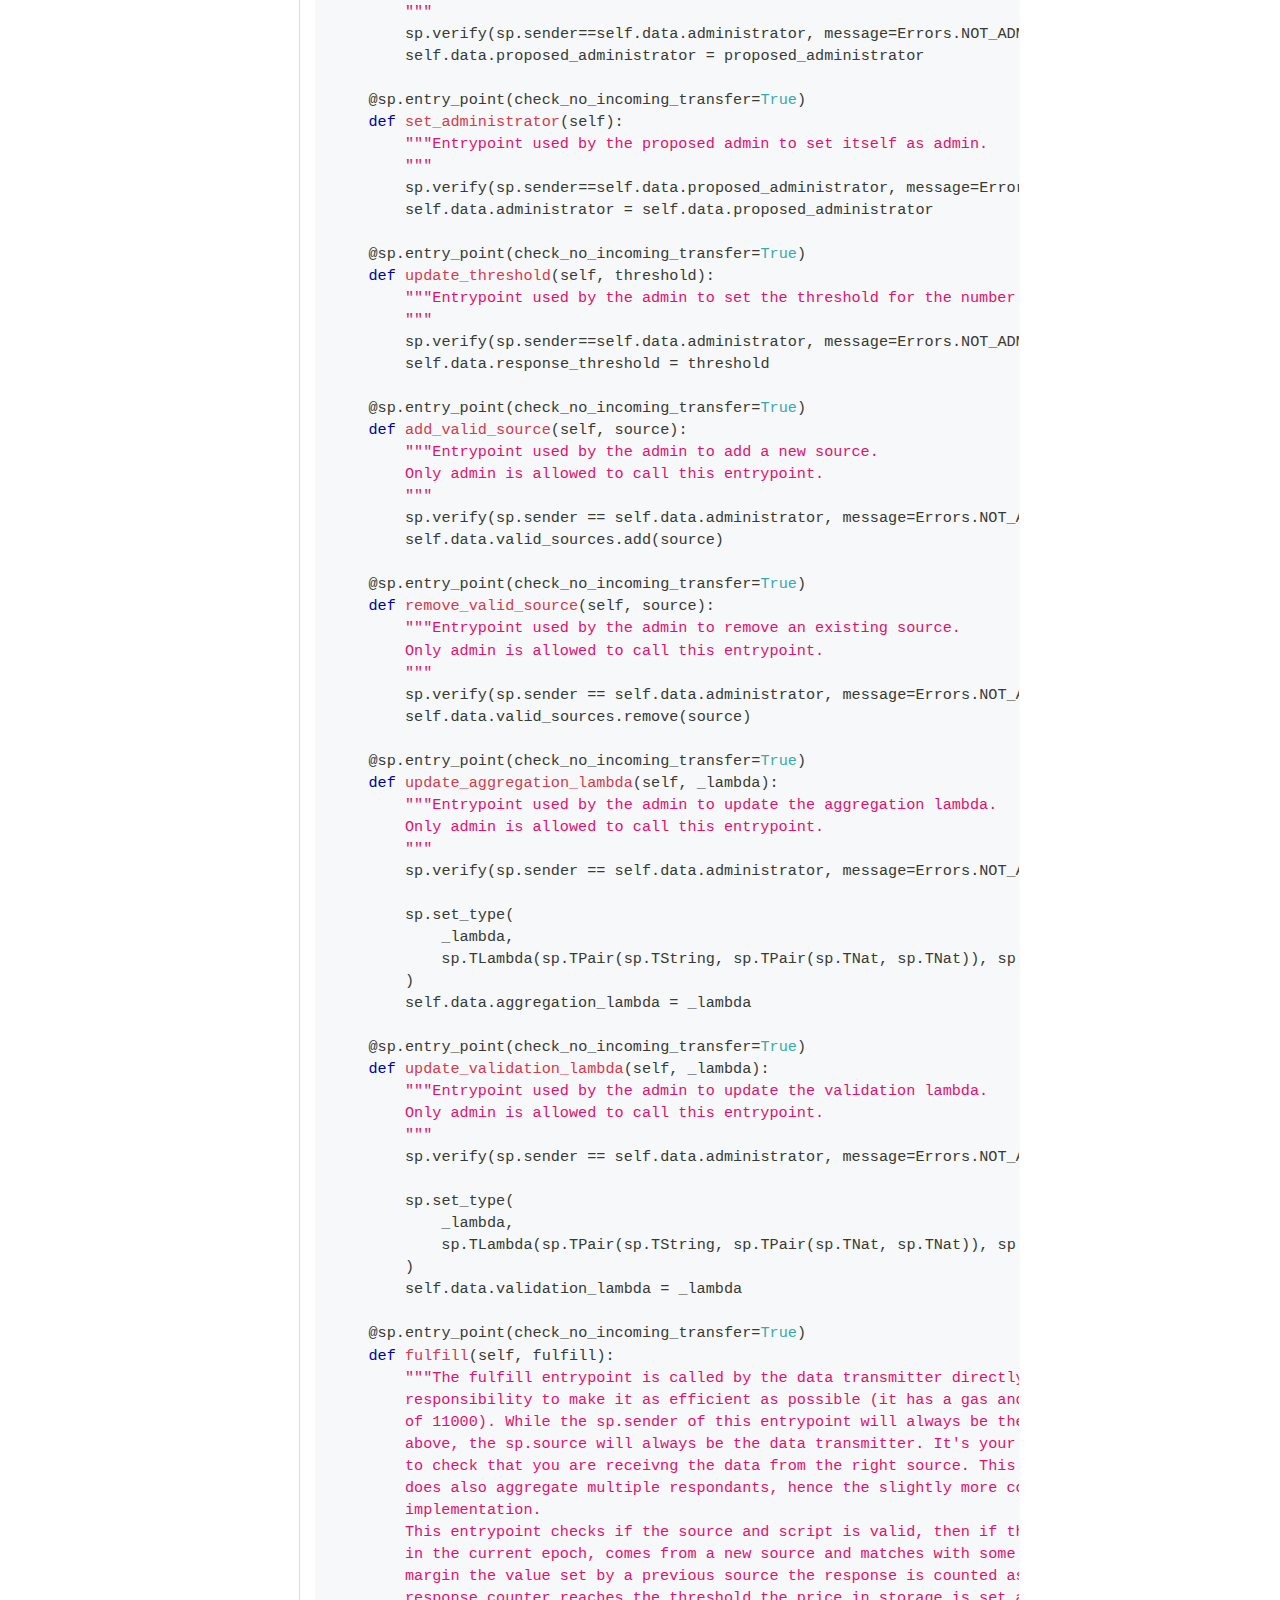
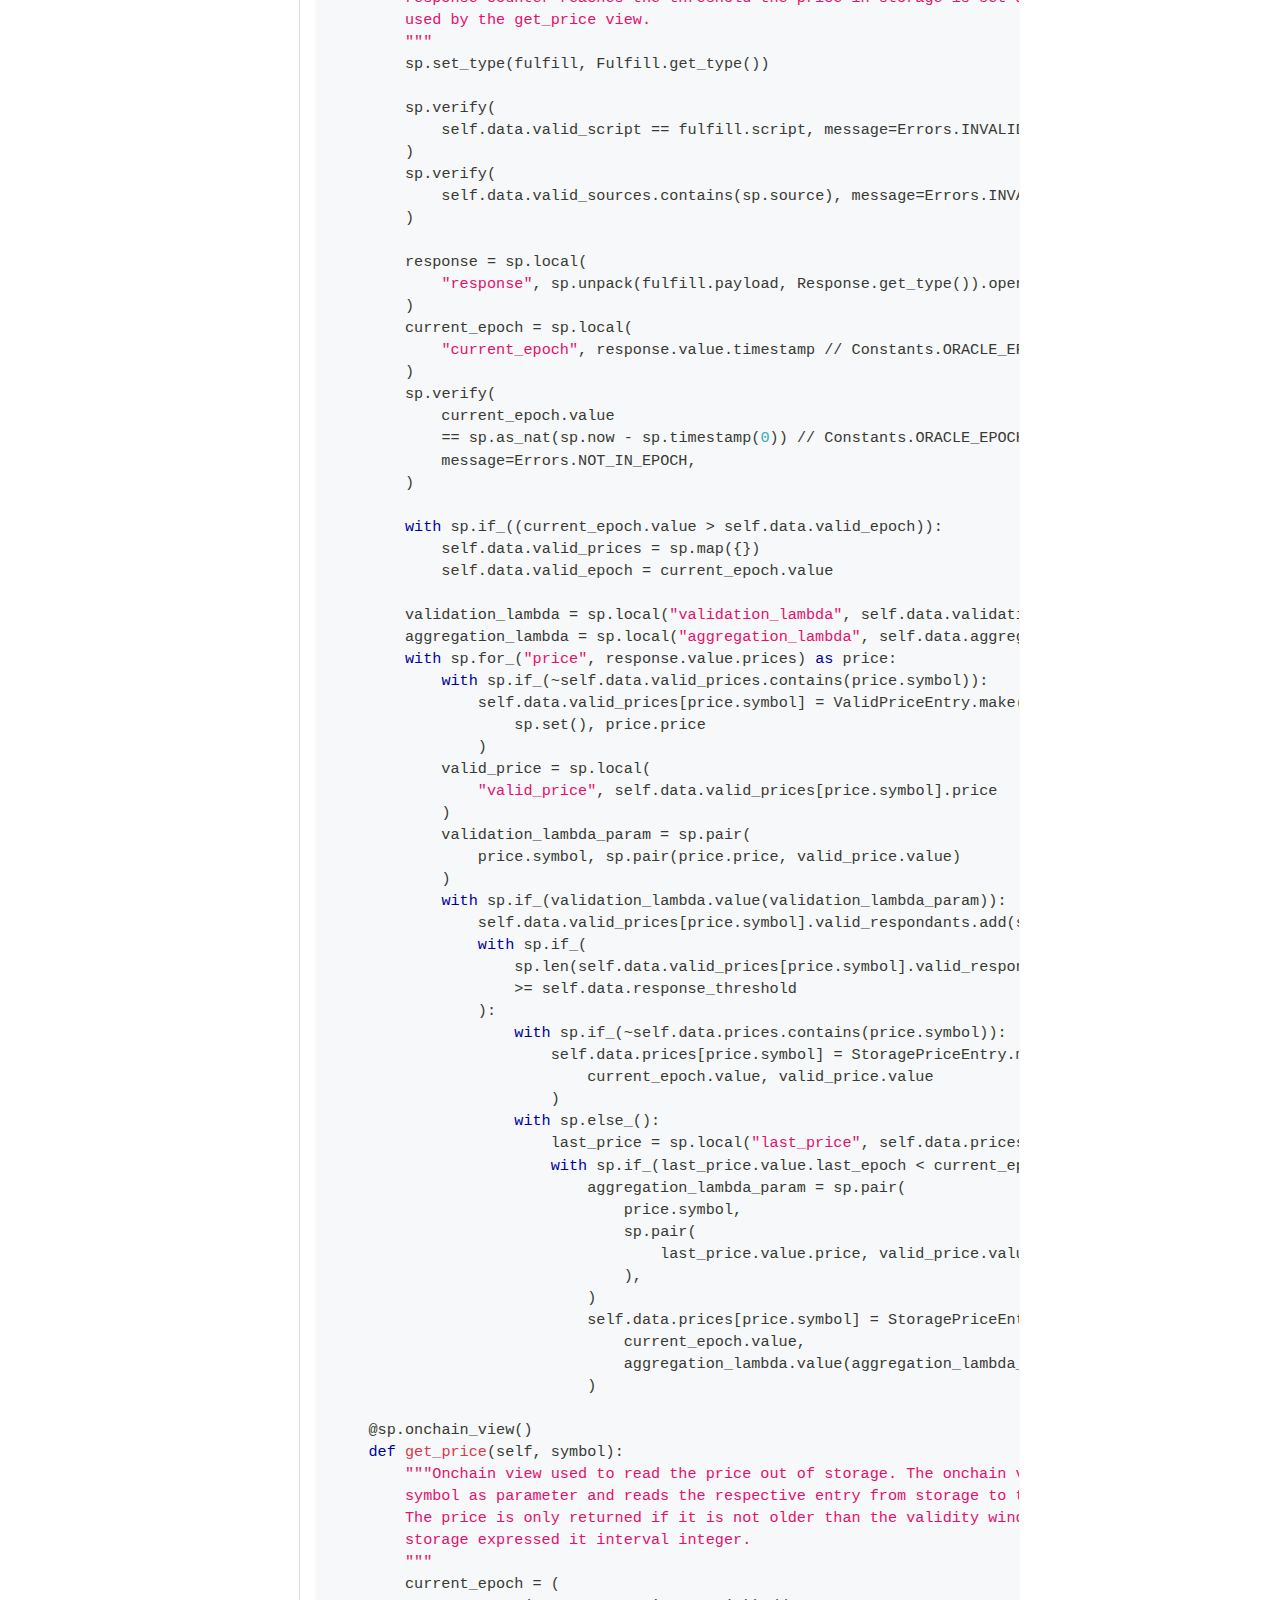
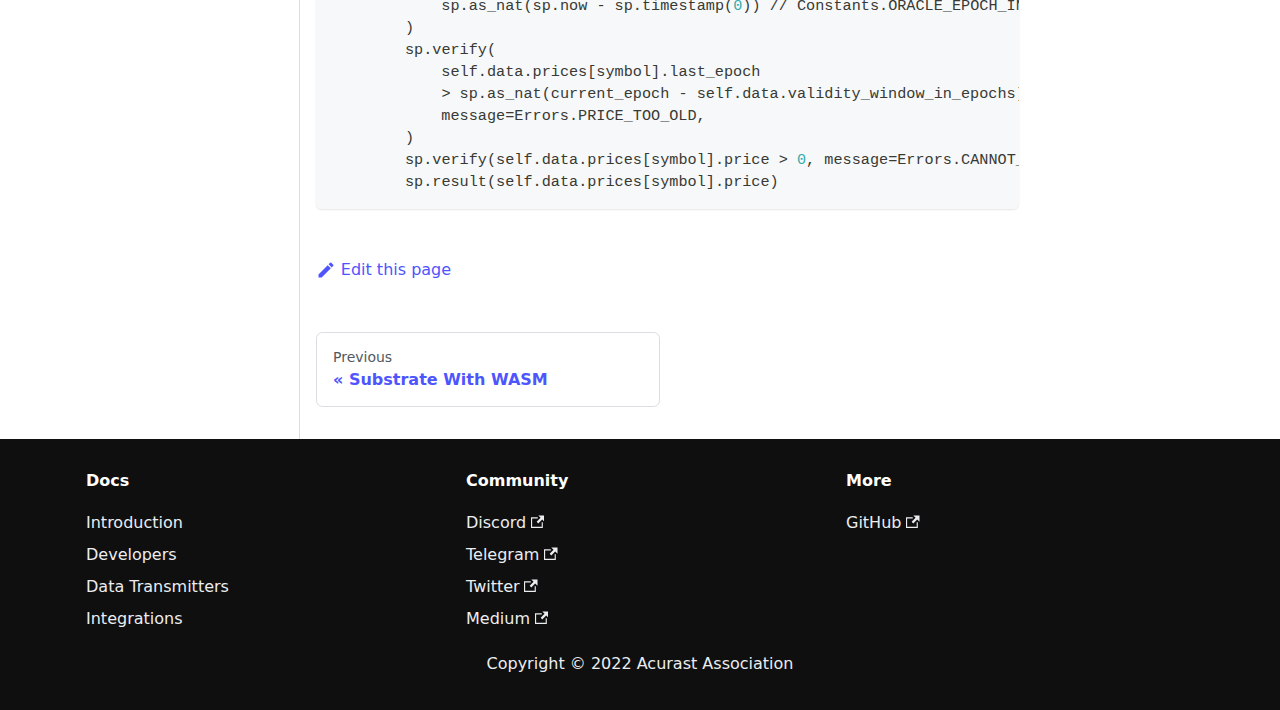
<file: integrations/tezos/index.html>
<!doctype html>
<html lang="en" dir="ltr" class="docs-wrapper docs-doc-page docs-version-current plugin-docs plugin-id-default docs-doc-id-integrations/tezos">
<head>
<meta charset="UTF-8">
<meta name="viewport" content="width=device-width,initial-scale=1">
<meta name="generator" content="Docusaurus v2.0.1">
<title data-rh="true">Tezos | Acurast Docs</title><meta data-rh="true" name="twitter:card" content="summary_large_image"><meta data-rh="true" property="og:image" content="https://docs.acurast.com/img/social-preview.png"><meta data-rh="true" name="twitter:image" content="https://docs.acurast.com/img/social-preview.png"><meta data-rh="true" property="og:url" content="https://docs.acurast.com/integrations/tezos"><meta data-rh="true" name="docusaurus_locale" content="en"><meta data-rh="true" name="docsearch:language" content="en"><meta data-rh="true" name="docusaurus_version" content="current"><meta data-rh="true" name="docusaurus_tag" content="docs-default-current"><meta data-rh="true" name="docsearch:version" content="current"><meta data-rh="true" name="docsearch:docusaurus_tag" content="docs-default-current"><meta data-rh="true" property="og:title" content="Tezos | Acurast Docs"><meta data-rh="true" name="description" content="Acurast Transmitters can directly communicate with Tezos smart contracts as the required secp256r1 is natively available on Tezos."><meta data-rh="true" property="og:description" content="Acurast Transmitters can directly communicate with Tezos smart contracts as the required secp256r1 is natively available on Tezos."><link data-rh="true" rel="icon" href="/img/favicon.svg"><link data-rh="true" rel="canonical" href="https://docs.acurast.com/integrations/tezos"><link data-rh="true" rel="alternate" href="https://docs.acurast.com/integrations/tezos" hreflang="en"><link data-rh="true" rel="alternate" href="https://docs.acurast.com/integrations/tezos" hreflang="x-default"><link rel="stylesheet" href="/assets/css/styles.4d1afc74.css">
<link rel="preload" href="/assets/js/runtime~main.b77ec04c.js" as="script">
<link rel="preload" href="/assets/js/main.fc6194dc.js" as="script">
</head>
<body class="navigation-with-keyboard">
<script>!function(){function t(t){document.documentElement.setAttribute("data-theme",t)}var e=function(){var t=null;try{t=localStorage.getItem("theme")}catch(t){}return t}();t(null!==e?e:"light")}()</script><div id="__docusaurus">
<div role="region"><a href="#" class="skipToContent_fXgn">Skip to main content</a></div><nav class="navbar navbar--fixed-top"><div class="navbar__inner"><div class="navbar__items"><button aria-label="Navigation bar toggle" class="navbar__toggle clean-btn" type="button" tabindex="0"><svg width="30" height="30" viewBox="0 0 30 30" aria-hidden="true"><path stroke="currentColor" stroke-linecap="round" stroke-miterlimit="10" stroke-width="2" d="M4 7h22M4 15h22M4 23h22"></path></svg></button><a class="navbar__brand" href="/"><div class="navbar__logo"><img src="/img/acurast_logo_dark.svg" alt="Acurast" class="themedImage_ToTc themedImage--light_HNdA"><img src="/img/acurast_logo_light.svg" alt="Acurast" class="themedImage_ToTc themedImage--dark_i4oU"></div><b class="navbar__title text--truncate">Docs</b></a></div><div class="navbar__items navbar__items--right"><a class="navbar__item navbar__link" href="/playground/">Playground</a><a href="https://github.com/acurast/" target="_blank" rel="noopener noreferrer" class="navbar__item navbar__link">GitHub<svg width="13.5" height="13.5" aria-hidden="true" viewBox="0 0 24 24" class="iconExternalLink_nPIU"><path fill="currentColor" d="M21 13v10h-21v-19h12v2h-10v15h17v-8h2zm3-12h-10.988l4.035 4-6.977 7.07 2.828 2.828 6.977-7.07 4.125 4.172v-11z"></path></svg></a><div class="toggle_vylO colorModeToggle_DEke"><button class="clean-btn toggleButton_gllP toggleButtonDisabled_aARS" type="button" disabled="" title="Switch between dark and light mode (currently light mode)" aria-label="Switch between dark and light mode (currently light mode)"><svg viewBox="0 0 24 24" width="24" height="24" class="lightToggleIcon_pyhR"><path fill="currentColor" d="M12,9c1.65,0,3,1.35,3,3s-1.35,3-3,3s-3-1.35-3-3S10.35,9,12,9 M12,7c-2.76,0-5,2.24-5,5s2.24,5,5,5s5-2.24,5-5 S14.76,7,12,7L12,7z M2,13l2,0c0.55,0,1-0.45,1-1s-0.45-1-1-1l-2,0c-0.55,0-1,0.45-1,1S1.45,13,2,13z M20,13l2,0c0.55,0,1-0.45,1-1 s-0.45-1-1-1l-2,0c-0.55,0-1,0.45-1,1S19.45,13,20,13z M11,2v2c0,0.55,0.45,1,1,1s1-0.45,1-1V2c0-0.55-0.45-1-1-1S11,1.45,11,2z M11,20v2c0,0.55,0.45,1,1,1s1-0.45,1-1v-2c0-0.55-0.45-1-1-1C11.45,19,11,19.45,11,20z M5.99,4.58c-0.39-0.39-1.03-0.39-1.41,0 c-0.39,0.39-0.39,1.03,0,1.41l1.06,1.06c0.39,0.39,1.03,0.39,1.41,0s0.39-1.03,0-1.41L5.99,4.58z M18.36,16.95 c-0.39-0.39-1.03-0.39-1.41,0c-0.39,0.39-0.39,1.03,0,1.41l1.06,1.06c0.39,0.39,1.03,0.39,1.41,0c0.39-0.39,0.39-1.03,0-1.41 L18.36,16.95z M19.42,5.99c0.39-0.39,0.39-1.03,0-1.41c-0.39-0.39-1.03-0.39-1.41,0l-1.06,1.06c-0.39,0.39-0.39,1.03,0,1.41 s1.03,0.39,1.41,0L19.42,5.99z M7.05,18.36c0.39-0.39,0.39-1.03,0-1.41c-0.39-0.39-1.03-0.39-1.41,0l-1.06,1.06 c-0.39,0.39-0.39,1.03,0,1.41s1.03,0.39,1.41,0L7.05,18.36z"></path></svg><svg viewBox="0 0 24 24" width="24" height="24" class="darkToggleIcon_wfgR"><path fill="currentColor" d="M9.37,5.51C9.19,6.15,9.1,6.82,9.1,7.5c0,4.08,3.32,7.4,7.4,7.4c0.68,0,1.35-0.09,1.99-0.27C17.45,17.19,14.93,19,12,19 c-3.86,0-7-3.14-7-7C5,9.07,6.81,6.55,9.37,5.51z M12,3c-4.97,0-9,4.03-9,9s4.03,9,9,9s9-4.03,9-9c0-0.46-0.04-0.92-0.1-1.36 c-0.98,1.37-2.58,2.26-4.4,2.26c-2.98,0-5.4-2.42-5.4-5.4c0-1.81,0.89-3.42,2.26-4.4C12.92,3.04,12.46,3,12,3L12,3z"></path></svg></button></div><div class="searchBox_ZlJk"></div></div></div><div role="presentation" class="navbar-sidebar__backdrop"></div></nav><div class="main-wrapper mainWrapper_z2l0 docsWrapper_BCFX"><button aria-label="Scroll back to top" class="clean-btn theme-back-to-top-button backToTopButton_sjWU" type="button"></button><div class="docPage__5DB"><aside class="theme-doc-sidebar-container docSidebarContainer_b6E3"><div class="sidebar_njMd"><nav class="menu thin-scrollbar menu_SIkG"><ul class="theme-doc-sidebar-menu menu__list"><li class="theme-doc-sidebar-item-link theme-doc-sidebar-item-link-level-1 menu__list-item"><a class="menu__link" href="/">Introduction</a></li><li class="theme-doc-sidebar-item-category theme-doc-sidebar-item-category-level-1 menu__list-item"><div class="menu__list-item-collapsible"><a class="menu__link menu__link--sublist menu__link--sublist-caret" aria-expanded="true" href="/developers/introduction">Developers</a></div><ul style="display:block;overflow:visible;height:auto" class="menu__list"><li class="theme-doc-sidebar-item-link theme-doc-sidebar-item-link-level-2 menu__list-item"><a class="menu__link" tabindex="0" href="/developers/introduction">Introduction</a></li><li class="theme-doc-sidebar-item-link theme-doc-sidebar-item-link-level-2 menu__list-item"><a class="menu__link" tabindex="0" href="/developers/get-started">How To Get Started</a></li></ul></li><li class="theme-doc-sidebar-item-link theme-doc-sidebar-item-link-level-1 menu__list-item"><a class="menu__link" href="/acurast-transmitters">Acurast Transmitters</a></li><li class="theme-doc-sidebar-item-category theme-doc-sidebar-item-category-level-1 menu__list-item"><div class="menu__list-item-collapsible"><a class="menu__link menu__link--sublist menu__link--sublist-caret menu__link--active" aria-expanded="true" href="/integrations/introduction">Integrations</a></div><ul style="display:block;overflow:visible;height:auto" class="menu__list"><li class="theme-doc-sidebar-item-link theme-doc-sidebar-item-link-level-2 menu__list-item"><a class="menu__link" tabindex="0" href="/integrations/introduction">Introduction</a></li><li class="theme-doc-sidebar-item-link theme-doc-sidebar-item-link-level-2 menu__list-item"><a class="menu__link" tabindex="0" href="/integrations/substrate">Substrate</a></li><li class="theme-doc-sidebar-item-link theme-doc-sidebar-item-link-level-2 menu__list-item"><a class="menu__link" tabindex="0" href="/integrations/substrate-evm">Substrate With EVM</a></li><li class="theme-doc-sidebar-item-link theme-doc-sidebar-item-link-level-2 menu__list-item"><a class="menu__link" tabindex="0" href="/integrations/substrate-wasm">Substrate With WASM</a></li><li class="theme-doc-sidebar-item-link theme-doc-sidebar-item-link-level-2 menu__list-item"><a class="menu__link menu__link--active" aria-current="page" tabindex="0" href="/integrations/tezos">Tezos</a></li></ul></li></ul></nav></div></aside><main class="docMainContainer_gTbr"><div class="container padding-top--md padding-bottom--lg"><div class="row"><div class="col docItemCol_VOVn"><div class="docItemContainer_Djhp"><article><nav class="theme-doc-breadcrumbs breadcrumbsContainer_Z_bl" aria-label="Breadcrumbs"><ul class="breadcrumbs" itemscope="" itemtype="https://schema.org/BreadcrumbList"><li class="breadcrumbs__item"><a aria-label="Home page" class="breadcrumbs__link" href="/"><svg viewBox="0 0 24 24" class="breadcrumbHomeIcon_OVgt"><path d="M10 19v-5h4v5c0 .55.45 1 1 1h3c.55 0 1-.45 1-1v-7h1.7c.46 0 .68-.57.33-.87L12.67 3.6c-.38-.34-.96-.34-1.34 0l-8.36 7.53c-.34.3-.13.87.33.87H5v7c0 .55.45 1 1 1h3c.55 0 1-.45 1-1z" fill="currentColor"></path></svg></a></li><li class="breadcrumbs__item"><span class="breadcrumbs__link">Integrations</span><meta itemprop="position" content="1"></li><li itemscope="" itemprop="itemListElement" itemtype="https://schema.org/ListItem" class="breadcrumbs__item breadcrumbs__item--active"><span class="breadcrumbs__link" itemprop="name">Tezos</span><meta itemprop="position" content="2"></li></ul></nav><div class="tocCollapsible_ETCw theme-doc-toc-mobile tocMobile_ITEo"><button type="button" class="clean-btn tocCollapsibleButton_TO0P">On this page</button></div><div class="theme-doc-markdown markdown"><h1>Tezos Integration</h1><p>Acurast Transmitters can directly communicate with Tezos smart contracts as the required secp256r1 is natively available on Tezos.</p><h2 class="anchor anchorWithStickyNavbar_LWe7" id="example-contract">Example Contract<a class="hash-link" href="#example-contract" title="Direct link to heading">​</a></h2><p>The following Tezos smart contract in SmartPy is an example of a contract that receives price points from Acurast Transmitters.</p><div class="language-py codeBlockContainer_Ckt0 theme-code-block" style="--prism-color:#393A34;--prism-background-color:#f6f8fa"><div class="codeBlockContent_biex"><pre tabindex="0" class="prism-code language-py codeBlock_bY9V thin-scrollbar"><code class="codeBlockLines_e6Vv"><span class="token-line" style="color:#393A34"><span class="token keyword" style="color:#00009f">import</span><span class="token plain"> smartpy </span><span class="token keyword" style="color:#00009f">as</span><span class="token plain"> sp</span><br></span><span class="token-line" style="color:#393A34"><span class="token plain" style="display:inline-block"></span><br></span><span class="token-line" style="color:#393A34"><span class="token plain"></span><span class="token keyword" style="color:#00009f">from</span><span class="token plain"> contracts</span><span class="token punctuation" style="color:#393A34">.</span><span class="token plain">oracle</span><span class="token punctuation" style="color:#393A34">.</span><span class="token plain">job_scheduler </span><span class="token keyword" style="color:#00009f">import</span><span class="token plain"> Fulfill</span><br></span><span class="token-line" style="color:#393A34"><span class="token plain" style="display:inline-block"></span><br></span><span class="token-line" style="color:#393A34"><span class="token plain"></span><span class="token keyword" style="color:#00009f">import</span><span class="token plain"> utils</span><span class="token punctuation" style="color:#393A34">.</span><span class="token plain">constants </span><span class="token keyword" style="color:#00009f">as</span><span class="token plain"> Constants</span><br></span><span class="token-line" style="color:#393A34"><span class="token plain"></span><span class="token keyword" style="color:#00009f">import</span><span class="token plain"> utils</span><span class="token punctuation" style="color:#393A34">.</span><span class="token plain">error_codes </span><span class="token keyword" style="color:#00009f">as</span><span class="token plain"> Errors</span><br></span><span class="token-line" style="color:#393A34"><span class="token plain" style="display:inline-block"></span><br></span><span class="token-line" style="color:#393A34"><span class="token plain" style="display:inline-block"></span><br></span><span class="token-line" style="color:#393A34"><span class="token plain"></span><span class="token keyword" style="color:#00009f">class</span><span class="token plain"> </span><span class="token class-name">Response</span><span class="token punctuation" style="color:#393A34">:</span><span class="token plain"></span><br></span><span class="token-line" style="color:#393A34"><span class="token plain">    </span><span class="token keyword" style="color:#00009f">def</span><span class="token plain"> </span><span class="token function" style="color:#d73a49">get_type</span><span class="token punctuation" style="color:#393A34">(</span><span class="token punctuation" style="color:#393A34">)</span><span class="token punctuation" style="color:#393A34">:</span><span class="token plain"></span><br></span><span class="token-line" style="color:#393A34"><span class="token plain">        </span><span class="token triple-quoted-string string" style="color:#e3116c">&quot;&quot;&quot;The response type used for the price oracle that uses the generic data</span><br></span><span class="token-line" style="color:#393A34"><span class="token triple-quoted-string string" style="color:#e3116c">        transmitter.</span><br></span><span class="token-line" style="color:#393A34"><span class="token triple-quoted-string string" style="color:#e3116c">        &quot;&quot;&quot;</span><span class="token plain"></span><br></span><span class="token-line" style="color:#393A34"><span class="token plain">        </span><span class="token keyword" style="color:#00009f">return</span><span class="token plain"> sp</span><span class="token punctuation" style="color:#393A34">.</span><span class="token plain">TRecord</span><span class="token punctuation" style="color:#393A34">(</span><span class="token plain"></span><br></span><span class="token-line" style="color:#393A34"><span class="token plain">            timestamp</span><span class="token operator" style="color:#393A34">=</span><span class="token plain">sp</span><span class="token punctuation" style="color:#393A34">.</span><span class="token plain">TNat</span><span class="token punctuation" style="color:#393A34">,</span><span class="token plain"> prices</span><span class="token operator" style="color:#393A34">=</span><span class="token plain">sp</span><span class="token punctuation" style="color:#393A34">.</span><span class="token plain">TList</span><span class="token punctuation" style="color:#393A34">(</span><span class="token plain">ResponsePriceEntry</span><span class="token punctuation" style="color:#393A34">.</span><span class="token plain">get_type</span><span class="token punctuation" style="color:#393A34">(</span><span class="token punctuation" style="color:#393A34">)</span><span class="token punctuation" style="color:#393A34">)</span><span class="token plain"></span><br></span><span class="token-line" style="color:#393A34"><span class="token plain">        </span><span class="token punctuation" style="color:#393A34">)</span><span class="token punctuation" style="color:#393A34">.</span><span class="token plain">layout</span><span class="token punctuation" style="color:#393A34">(</span><span class="token punctuation" style="color:#393A34">(</span><span class="token string" style="color:#e3116c">&quot;timestamp&quot;</span><span class="token punctuation" style="color:#393A34">,</span><span class="token plain"> </span><span class="token string" style="color:#e3116c">&quot;prices&quot;</span><span class="token punctuation" style="color:#393A34">)</span><span class="token punctuation" style="color:#393A34">)</span><span class="token plain"></span><br></span><span class="token-line" style="color:#393A34"><span class="token plain" style="display:inline-block"></span><br></span><span class="token-line" style="color:#393A34"><span class="token plain">    </span><span class="token keyword" style="color:#00009f">def</span><span class="token plain"> </span><span class="token function" style="color:#d73a49">make</span><span class="token punctuation" style="color:#393A34">(</span><span class="token plain">timestamp</span><span class="token punctuation" style="color:#393A34">,</span><span class="token plain"> prices</span><span class="token punctuation" style="color:#393A34">)</span><span class="token punctuation" style="color:#393A34">:</span><span class="token plain"></span><br></span><span class="token-line" style="color:#393A34"><span class="token plain">        </span><span class="token triple-quoted-string string" style="color:#e3116c">&quot;&quot;&quot;Courtesy function typing a record to Response.get_type().&quot;&quot;&quot;</span><span class="token plain"></span><br></span><span class="token-line" style="color:#393A34"><span class="token plain">        </span><span class="token keyword" style="color:#00009f">return</span><span class="token plain"> sp</span><span class="token punctuation" style="color:#393A34">.</span><span class="token plain">set_type_expr</span><span class="token punctuation" style="color:#393A34">(</span><span class="token plain"></span><br></span><span class="token-line" style="color:#393A34"><span class="token plain">            sp</span><span class="token punctuation" style="color:#393A34">.</span><span class="token plain">record</span><span class="token punctuation" style="color:#393A34">(</span><span class="token plain">timestamp</span><span class="token operator" style="color:#393A34">=</span><span class="token plain">timestamp</span><span class="token punctuation" style="color:#393A34">,</span><span class="token plain"> prices</span><span class="token operator" style="color:#393A34">=</span><span class="token plain">prices</span><span class="token punctuation" style="color:#393A34">)</span><span class="token punctuation" style="color:#393A34">,</span><span class="token plain"> Response</span><span class="token punctuation" style="color:#393A34">.</span><span class="token plain">get_type</span><span class="token punctuation" style="color:#393A34">(</span><span class="token punctuation" style="color:#393A34">)</span><span class="token plain"></span><br></span><span class="token-line" style="color:#393A34"><span class="token plain">        </span><span class="token punctuation" style="color:#393A34">)</span><span class="token plain"></span><br></span><span class="token-line" style="color:#393A34"><span class="token plain" style="display:inline-block"></span><br></span><span class="token-line" style="color:#393A34"><span class="token plain" style="display:inline-block"></span><br></span><span class="token-line" style="color:#393A34"><span class="token plain"></span><span class="token keyword" style="color:#00009f">class</span><span class="token plain"> </span><span class="token class-name">ResponsePriceEntry</span><span class="token punctuation" style="color:#393A34">:</span><span class="token plain"></span><br></span><span class="token-line" style="color:#393A34"><span class="token plain">    </span><span class="token keyword" style="color:#00009f">def</span><span class="token plain"> </span><span class="token function" style="color:#d73a49">get_type</span><span class="token punctuation" style="color:#393A34">(</span><span class="token punctuation" style="color:#393A34">)</span><span class="token punctuation" style="color:#393A34">:</span><span class="token plain"></span><br></span><span class="token-line" style="color:#393A34"><span class="token plain">        </span><span class="token triple-quoted-string string" style="color:#e3116c">&quot;&quot;&quot;A single price entry response type used for the price oracle that uses the</span><br></span><span class="token-line" style="color:#393A34"><span class="token triple-quoted-string string" style="color:#e3116c">        generic data transmitter.</span><br></span><span class="token-line" style="color:#393A34"><span class="token triple-quoted-string string" style="color:#e3116c">        &quot;&quot;&quot;</span><span class="token plain"></span><br></span><span class="token-line" style="color:#393A34"><span class="token plain">        </span><span class="token keyword" style="color:#00009f">return</span><span class="token plain"> sp</span><span class="token punctuation" style="color:#393A34">.</span><span class="token plain">TRecord</span><span class="token punctuation" style="color:#393A34">(</span><span class="token plain">symbol</span><span class="token operator" style="color:#393A34">=</span><span class="token plain">sp</span><span class="token punctuation" style="color:#393A34">.</span><span class="token plain">TString</span><span class="token punctuation" style="color:#393A34">,</span><span class="token plain"> price</span><span class="token operator" style="color:#393A34">=</span><span class="token plain">sp</span><span class="token punctuation" style="color:#393A34">.</span><span class="token plain">TNat</span><span class="token punctuation" style="color:#393A34">)</span><span class="token punctuation" style="color:#393A34">.</span><span class="token plain">layout</span><span class="token punctuation" style="color:#393A34">(</span><span class="token punctuation" style="color:#393A34">(</span><span class="token string" style="color:#e3116c">&quot;symbol&quot;</span><span class="token punctuation" style="color:#393A34">,</span><span class="token plain"> </span><span class="token string" style="color:#e3116c">&quot;price&quot;</span><span class="token punctuation" style="color:#393A34">)</span><span class="token punctuation" style="color:#393A34">)</span><span class="token plain"></span><br></span><span class="token-line" style="color:#393A34"><span class="token plain" style="display:inline-block"></span><br></span><span class="token-line" style="color:#393A34"><span class="token plain" style="display:inline-block"></span><br></span><span class="token-line" style="color:#393A34"><span class="token plain"></span><span class="token keyword" style="color:#00009f">class</span><span class="token plain"> </span><span class="token class-name">ValidPriceEntry</span><span class="token punctuation" style="color:#393A34">:</span><span class="token plain"></span><br></span><span class="token-line" style="color:#393A34"><span class="token plain">    </span><span class="token keyword" style="color:#00009f">def</span><span class="token plain"> </span><span class="token function" style="color:#d73a49">get_type</span><span class="token punctuation" style="color:#393A34">(</span><span class="token punctuation" style="color:#393A34">)</span><span class="token punctuation" style="color:#393A34">:</span><span class="token plain"></span><br></span><span class="token-line" style="color:#393A34"><span class="token plain">        </span><span class="token triple-quoted-string string" style="color:#e3116c">&quot;&quot;&quot;A valid single price entry type stored in the smart contract in order to do</span><br></span><span class="token-line" style="color:#393A34"><span class="token triple-quoted-string string" style="color:#e3116c">        price aggregation.</span><br></span><span class="token-line" style="color:#393A34"><span class="token triple-quoted-string string" style="color:#e3116c">        &quot;&quot;&quot;</span><span class="token plain"></span><br></span><span class="token-line" style="color:#393A34"><span class="token plain">        </span><span class="token keyword" style="color:#00009f">return</span><span class="token plain"> sp</span><span class="token punctuation" style="color:#393A34">.</span><span class="token plain">TRecord</span><span class="token punctuation" style="color:#393A34">(</span><span class="token plain">valid_respondants</span><span class="token operator" style="color:#393A34">=</span><span class="token plain">sp</span><span class="token punctuation" style="color:#393A34">.</span><span class="token plain">TSet</span><span class="token punctuation" style="color:#393A34">(</span><span class="token plain">sp</span><span class="token punctuation" style="color:#393A34">.</span><span class="token plain">TAddress</span><span class="token punctuation" style="color:#393A34">)</span><span class="token punctuation" style="color:#393A34">,</span><span class="token plain"> price</span><span class="token operator" style="color:#393A34">=</span><span class="token plain">sp</span><span class="token punctuation" style="color:#393A34">.</span><span class="token plain">TNat</span><span class="token punctuation" style="color:#393A34">)</span><span class="token punctuation" style="color:#393A34">.</span><span class="token plain">layout</span><span class="token punctuation" style="color:#393A34">(</span><span class="token plain"></span><br></span><span class="token-line" style="color:#393A34"><span class="token plain">            </span><span class="token punctuation" style="color:#393A34">(</span><span class="token string" style="color:#e3116c">&quot;valid_respondants&quot;</span><span class="token punctuation" style="color:#393A34">,</span><span class="token plain"> </span><span class="token string" style="color:#e3116c">&quot;price&quot;</span><span class="token punctuation" style="color:#393A34">)</span><span class="token plain"></span><br></span><span class="token-line" style="color:#393A34"><span class="token plain">        </span><span class="token punctuation" style="color:#393A34">)</span><span class="token plain"></span><br></span><span class="token-line" style="color:#393A34"><span class="token plain" style="display:inline-block"></span><br></span><span class="token-line" style="color:#393A34"><span class="token plain">    </span><span class="token keyword" style="color:#00009f">def</span><span class="token plain"> </span><span class="token function" style="color:#d73a49">make</span><span class="token punctuation" style="color:#393A34">(</span><span class="token plain">valid_respondants</span><span class="token punctuation" style="color:#393A34">,</span><span class="token plain"> price</span><span class="token punctuation" style="color:#393A34">)</span><span class="token punctuation" style="color:#393A34">:</span><span class="token plain"></span><br></span><span class="token-line" style="color:#393A34"><span class="token plain">        </span><span class="token triple-quoted-string string" style="color:#e3116c">&quot;&quot;&quot;Courtesy function typing a record to ValidPriceEntry.get_type().&quot;&quot;&quot;</span><span class="token plain"></span><br></span><span class="token-line" style="color:#393A34"><span class="token plain">        </span><span class="token keyword" style="color:#00009f">return</span><span class="token plain"> sp</span><span class="token punctuation" style="color:#393A34">.</span><span class="token plain">set_type_expr</span><span class="token punctuation" style="color:#393A34">(</span><span class="token plain"></span><br></span><span class="token-line" style="color:#393A34"><span class="token plain">            sp</span><span class="token punctuation" style="color:#393A34">.</span><span class="token plain">record</span><span class="token punctuation" style="color:#393A34">(</span><span class="token plain">valid_respondants</span><span class="token operator" style="color:#393A34">=</span><span class="token plain">valid_respondants</span><span class="token punctuation" style="color:#393A34">,</span><span class="token plain"> price</span><span class="token operator" style="color:#393A34">=</span><span class="token plain">price</span><span class="token punctuation" style="color:#393A34">)</span><span class="token punctuation" style="color:#393A34">,</span><span class="token plain"></span><br></span><span class="token-line" style="color:#393A34"><span class="token plain">            ValidPriceEntry</span><span class="token punctuation" style="color:#393A34">.</span><span class="token plain">get_type</span><span class="token punctuation" style="color:#393A34">(</span><span class="token punctuation" style="color:#393A34">)</span><span class="token punctuation" style="color:#393A34">,</span><span class="token plain"></span><br></span><span class="token-line" style="color:#393A34"><span class="token plain">        </span><span class="token punctuation" style="color:#393A34">)</span><span class="token plain"></span><br></span><span class="token-line" style="color:#393A34"><span class="token plain" style="display:inline-block"></span><br></span><span class="token-line" style="color:#393A34"><span class="token plain" style="display:inline-block"></span><br></span><span class="token-line" style="color:#393A34"><span class="token plain"></span><span class="token keyword" style="color:#00009f">class</span><span class="token plain"> </span><span class="token class-name">StoragePriceEntry</span><span class="token punctuation" style="color:#393A34">:</span><span class="token plain"></span><br></span><span class="token-line" style="color:#393A34"><span class="token plain">    </span><span class="token triple-quoted-string string" style="color:#e3116c">&quot;&quot;&quot;A single storage price entry type stored in the prices big map of the smart contract.&quot;&quot;&quot;</span><span class="token plain"></span><br></span><span class="token-line" style="color:#393A34"><span class="token plain" style="display:inline-block"></span><br></span><span class="token-line" style="color:#393A34"><span class="token plain">    </span><span class="token keyword" style="color:#00009f">def</span><span class="token plain"> </span><span class="token function" style="color:#d73a49">get_type</span><span class="token punctuation" style="color:#393A34">(</span><span class="token punctuation" style="color:#393A34">)</span><span class="token punctuation" style="color:#393A34">:</span><span class="token plain"></span><br></span><span class="token-line" style="color:#393A34"><span class="token plain">        </span><span class="token keyword" style="color:#00009f">return</span><span class="token plain"> sp</span><span class="token punctuation" style="color:#393A34">.</span><span class="token plain">TRecord</span><span class="token punctuation" style="color:#393A34">(</span><span class="token plain">last_epoch</span><span class="token operator" style="color:#393A34">=</span><span class="token plain">sp</span><span class="token punctuation" style="color:#393A34">.</span><span class="token plain">TNat</span><span class="token punctuation" style="color:#393A34">,</span><span class="token plain"> price</span><span class="token operator" style="color:#393A34">=</span><span class="token plain">sp</span><span class="token punctuation" style="color:#393A34">.</span><span class="token plain">TNat</span><span class="token punctuation" style="color:#393A34">)</span><span class="token punctuation" style="color:#393A34">.</span><span class="token plain">layout</span><span class="token punctuation" style="color:#393A34">(</span><span class="token plain"></span><br></span><span class="token-line" style="color:#393A34"><span class="token plain">            </span><span class="token punctuation" style="color:#393A34">(</span><span class="token string" style="color:#e3116c">&quot;last_epoch&quot;</span><span class="token punctuation" style="color:#393A34">,</span><span class="token plain"> </span><span class="token string" style="color:#e3116c">&quot;price&quot;</span><span class="token punctuation" style="color:#393A34">)</span><span class="token plain"></span><br></span><span class="token-line" style="color:#393A34"><span class="token plain">        </span><span class="token punctuation" style="color:#393A34">)</span><span class="token plain"></span><br></span><span class="token-line" style="color:#393A34"><span class="token plain" style="display:inline-block"></span><br></span><span class="token-line" style="color:#393A34"><span class="token plain">    </span><span class="token keyword" style="color:#00009f">def</span><span class="token plain"> </span><span class="token function" style="color:#d73a49">make</span><span class="token punctuation" style="color:#393A34">(</span><span class="token plain">last_epoch</span><span class="token punctuation" style="color:#393A34">,</span><span class="token plain"> price</span><span class="token punctuation" style="color:#393A34">)</span><span class="token punctuation" style="color:#393A34">:</span><span class="token plain"></span><br></span><span class="token-line" style="color:#393A34"><span class="token plain">        </span><span class="token triple-quoted-string string" style="color:#e3116c">&quot;&quot;&quot;Courtesy function typing a record to StoragePriceEntry.get_type().&quot;&quot;&quot;</span><span class="token plain"></span><br></span><span class="token-line" style="color:#393A34"><span class="token plain">        </span><span class="token keyword" style="color:#00009f">return</span><span class="token plain"> sp</span><span class="token punctuation" style="color:#393A34">.</span><span class="token plain">set_type_expr</span><span class="token punctuation" style="color:#393A34">(</span><span class="token plain"></span><br></span><span class="token-line" style="color:#393A34"><span class="token plain">            sp</span><span class="token punctuation" style="color:#393A34">.</span><span class="token plain">record</span><span class="token punctuation" style="color:#393A34">(</span><span class="token plain">last_epoch</span><span class="token operator" style="color:#393A34">=</span><span class="token plain">last_epoch</span><span class="token punctuation" style="color:#393A34">,</span><span class="token plain"> price</span><span class="token operator" style="color:#393A34">=</span><span class="token plain">price</span><span class="token punctuation" style="color:#393A34">)</span><span class="token punctuation" style="color:#393A34">,</span><span class="token plain"> StoragePriceEntry</span><span class="token punctuation" style="color:#393A34">.</span><span class="token plain">get_type</span><span class="token punctuation" style="color:#393A34">(</span><span class="token punctuation" style="color:#393A34">)</span><span class="token plain"></span><br></span><span class="token-line" style="color:#393A34"><span class="token plain">        </span><span class="token punctuation" style="color:#393A34">)</span><span class="token plain"></span><br></span><span class="token-line" style="color:#393A34"><span class="token plain" style="display:inline-block"></span><br></span><span class="token-line" style="color:#393A34"><span class="token plain" style="display:inline-block"></span><br></span><span class="token-line" style="color:#393A34"><span class="token plain"></span><span class="token keyword" style="color:#00009f">class</span><span class="token plain"> </span><span class="token class-name">PriceOracle</span><span class="token punctuation" style="color:#393A34">(</span><span class="token plain">sp</span><span class="token punctuation" style="color:#393A34">.</span><span class="token plain">Contract</span><span class="token punctuation" style="color:#393A34">)</span><span class="token punctuation" style="color:#393A34">:</span><span class="token plain"></span><br></span><span class="token-line" style="color:#393A34"><span class="token plain">    </span><span class="token triple-quoted-string string" style="color:#e3116c">&quot;&quot;&quot;The generic price oracle accepts prices from the set sources and set script.</span><br></span><span class="token-line" style="color:#393A34"><span class="token triple-quoted-string string" style="color:#e3116c">    The change in price logic is controlled by the validation and aggregation lambdas.</span><br></span><span class="token-line" style="color:#393A34"><span class="token triple-quoted-string string" style="color:#e3116c">    This version of the oracle uses the onchain views to return prices.</span><br></span><span class="token-line" style="color:#393A34"><span class="token triple-quoted-string string" style="color:#e3116c">    Only the administrator is allowed to change the script and sources.</span><br></span><span class="token-line" style="color:#393A34"><span class="token triple-quoted-string string" style="color:#e3116c">    &quot;&quot;&quot;</span><span class="token plain"></span><br></span><span class="token-line" style="color:#393A34"><span class="token plain" style="display:inline-block"></span><br></span><span class="token-line" style="color:#393A34"><span class="token plain">    </span><span class="token keyword" style="color:#00009f">def</span><span class="token plain"> </span><span class="token function" style="color:#d73a49">__init__</span><span class="token punctuation" style="color:#393A34">(</span><span class="token plain">self</span><span class="token punctuation" style="color:#393A34">,</span><span class="token plain"> administrator</span><span class="token punctuation" style="color:#393A34">)</span><span class="token punctuation" style="color:#393A34">:</span><span class="token plain"></span><br></span><span class="token-line" style="color:#393A34"><span class="token plain">        self</span><span class="token punctuation" style="color:#393A34">.</span><span class="token plain">init</span><span class="token punctuation" style="color:#393A34">(</span><span class="token plain"></span><br></span><span class="token-line" style="color:#393A34"><span class="token plain">            prices</span><span class="token operator" style="color:#393A34">=</span><span class="token plain">sp</span><span class="token punctuation" style="color:#393A34">.</span><span class="token plain">big_map</span><span class="token punctuation" style="color:#393A34">(</span><span class="token plain">tkey</span><span class="token operator" style="color:#393A34">=</span><span class="token plain">sp</span><span class="token punctuation" style="color:#393A34">.</span><span class="token plain">TString</span><span class="token punctuation" style="color:#393A34">,</span><span class="token plain"> tvalue</span><span class="token operator" style="color:#393A34">=</span><span class="token plain">StoragePriceEntry</span><span class="token punctuation" style="color:#393A34">.</span><span class="token plain">get_type</span><span class="token punctuation" style="color:#393A34">(</span><span class="token punctuation" style="color:#393A34">)</span><span class="token punctuation" style="color:#393A34">)</span><span class="token punctuation" style="color:#393A34">,</span><span class="token plain"></span><br></span><span class="token-line" style="color:#393A34"><span class="token plain">            aggregation_lambda</span><span class="token operator" style="color:#393A34">=</span><span class="token plain">sp</span><span class="token punctuation" style="color:#393A34">.</span><span class="token plain">lambda_michelson</span><span class="token punctuation" style="color:#393A34">(</span><span class="token plain"></span><br></span><span class="token-line" style="color:#393A34"><span class="token plain">                </span><span class="token string" style="color:#e3116c">&quot;{ CDR; UNPAIR; PUSH nat 0; DUP 3; COMPARE; GT; IF {} { PUSH int 501; FAILWITH }; DUP; PUSH nat 0; COMPARE; EQ; IF { PUSH bool True } { SWAP; DUP; DUG 2; SWAP; DUP; DUG 2; SUB; ABS; PUSH nat 4; DUP 3; LSR; COMPARE; GT }; IF { DROP } { PUSH int 0; DIG 2; DUP 3; SUB; COMPARE; GT; IF { DUP; PUSH nat 4; SWAP; LSR; SWAP; SUB; ISNAT; IF_NONE { PUSH int 668; FAILWITH } {} } { DUP; PUSH nat 4; SWAP; LSR; ADD } } }&quot;</span><span class="token punctuation" style="color:#393A34">,</span><span class="token plain"></span><br></span><span class="token-line" style="color:#393A34"><span class="token plain">                sp</span><span class="token punctuation" style="color:#393A34">.</span><span class="token plain">TPair</span><span class="token punctuation" style="color:#393A34">(</span><span class="token plain">sp</span><span class="token punctuation" style="color:#393A34">.</span><span class="token plain">TString</span><span class="token punctuation" style="color:#393A34">,</span><span class="token plain"> sp</span><span class="token punctuation" style="color:#393A34">.</span><span class="token plain">TPair</span><span class="token punctuation" style="color:#393A34">(</span><span class="token plain">sp</span><span class="token punctuation" style="color:#393A34">.</span><span class="token plain">TNat</span><span class="token punctuation" style="color:#393A34">,</span><span class="token plain"> sp</span><span class="token punctuation" style="color:#393A34">.</span><span class="token plain">TNat</span><span class="token punctuation" style="color:#393A34">)</span><span class="token punctuation" style="color:#393A34">)</span><span class="token punctuation" style="color:#393A34">,</span><span class="token plain"></span><br></span><span class="token-line" style="color:#393A34"><span class="token plain">                sp</span><span class="token punctuation" style="color:#393A34">.</span><span class="token plain">TNat</span><span class="token punctuation" style="color:#393A34">,</span><span class="token plain"></span><br></span><span class="token-line" style="color:#393A34"><span class="token plain">            </span><span class="token punctuation" style="color:#393A34">)</span><span class="token punctuation" style="color:#393A34">,</span><span class="token plain"></span><br></span><span class="token-line" style="color:#393A34"><span class="token plain">            validation_lambda</span><span class="token operator" style="color:#393A34">=</span><span class="token plain">sp</span><span class="token punctuation" style="color:#393A34">.</span><span class="token plain">lambda_michelson</span><span class="token punctuation" style="color:#393A34">(</span><span class="token plain"></span><br></span><span class="token-line" style="color:#393A34"><span class="token plain">                </span><span class="token string" style="color:#e3116c">&quot;{ CDR; UNPAIR; SWAP; DUP; DUG 2; SWAP; SUB; ABS; PUSH nat 10; DIG 2; LSR; COMPARE; GE }&quot;</span><span class="token punctuation" style="color:#393A34">,</span><span class="token plain"></span><br></span><span class="token-line" style="color:#393A34"><span class="token plain">                sp</span><span class="token punctuation" style="color:#393A34">.</span><span class="token plain">TPair</span><span class="token punctuation" style="color:#393A34">(</span><span class="token plain">sp</span><span class="token punctuation" style="color:#393A34">.</span><span class="token plain">TString</span><span class="token punctuation" style="color:#393A34">,</span><span class="token plain"> sp</span><span class="token punctuation" style="color:#393A34">.</span><span class="token plain">TPair</span><span class="token punctuation" style="color:#393A34">(</span><span class="token plain">sp</span><span class="token punctuation" style="color:#393A34">.</span><span class="token plain">TNat</span><span class="token punctuation" style="color:#393A34">,</span><span class="token plain"> sp</span><span class="token punctuation" style="color:#393A34">.</span><span class="token plain">TNat</span><span class="token punctuation" style="color:#393A34">)</span><span class="token punctuation" style="color:#393A34">)</span><span class="token punctuation" style="color:#393A34">,</span><span class="token plain"></span><br></span><span class="token-line" style="color:#393A34"><span class="token plain">                sp</span><span class="token punctuation" style="color:#393A34">.</span><span class="token plain">TBool</span><span class="token punctuation" style="color:#393A34">,</span><span class="token plain"></span><br></span><span class="token-line" style="color:#393A34"><span class="token plain">            </span><span class="token punctuation" style="color:#393A34">)</span><span class="token punctuation" style="color:#393A34">,</span><span class="token plain"></span><br></span><span class="token-line" style="color:#393A34"><span class="token plain">            response_threshold</span><span class="token operator" style="color:#393A34">=</span><span class="token plain">sp</span><span class="token punctuation" style="color:#393A34">.</span><span class="token plain">nat</span><span class="token punctuation" style="color:#393A34">(</span><span class="token number" style="color:#36acaa">3</span><span class="token punctuation" style="color:#393A34">)</span><span class="token punctuation" style="color:#393A34">,</span><span class="token plain"></span><br></span><span class="token-line" style="color:#393A34"><span class="token plain">            validity_window_in_epochs</span><span class="token operator" style="color:#393A34">=</span><span class="token plain">sp</span><span class="token punctuation" style="color:#393A34">.</span><span class="token plain">nat</span><span class="token punctuation" style="color:#393A34">(</span><span class="token number" style="color:#36acaa">4</span><span class="token punctuation" style="color:#393A34">)</span><span class="token punctuation" style="color:#393A34">,</span><span class="token plain"></span><br></span><span class="token-line" style="color:#393A34"><span class="token plain">            valid_script</span><span class="token operator" style="color:#393A34">=</span><span class="token plain">sp</span><span class="token punctuation" style="color:#393A34">.</span><span class="token builtin">bytes</span><span class="token punctuation" style="color:#393A34">(</span><span class="token plain"></span><br></span><span class="token-line" style="color:#393A34"><span class="token plain">                </span><span class="token string" style="color:#e3116c">&quot;0x697066733a2f2f516d624c705353554e3473596a773368594577624c743762534a58734635476150507074476a776f59787363414a&quot;</span><span class="token plain"></span><br></span><span class="token-line" style="color:#393A34"><span class="token plain">            </span><span class="token punctuation" style="color:#393A34">)</span><span class="token punctuation" style="color:#393A34">,</span><span class="token plain"></span><br></span><span class="token-line" style="color:#393A34"><span class="token plain">            valid_prices</span><span class="token operator" style="color:#393A34">=</span><span class="token plain">sp</span><span class="token punctuation" style="color:#393A34">.</span><span class="token builtin">map</span><span class="token punctuation" style="color:#393A34">(</span><span class="token plain">tkey</span><span class="token operator" style="color:#393A34">=</span><span class="token plain">sp</span><span class="token punctuation" style="color:#393A34">.</span><span class="token plain">TString</span><span class="token punctuation" style="color:#393A34">,</span><span class="token plain"> tvalue</span><span class="token operator" style="color:#393A34">=</span><span class="token plain">ValidPriceEntry</span><span class="token punctuation" style="color:#393A34">.</span><span class="token plain">get_type</span><span class="token punctuation" style="color:#393A34">(</span><span class="token punctuation" style="color:#393A34">)</span><span class="token punctuation" style="color:#393A34">)</span><span class="token punctuation" style="color:#393A34">,</span><span class="token plain"></span><br></span><span class="token-line" style="color:#393A34"><span class="token plain">            valid_epoch</span><span class="token operator" style="color:#393A34">=</span><span class="token plain">sp</span><span class="token punctuation" style="color:#393A34">.</span><span class="token plain">nat</span><span class="token punctuation" style="color:#393A34">(</span><span class="token number" style="color:#36acaa">0</span><span class="token punctuation" style="color:#393A34">)</span><span class="token punctuation" style="color:#393A34">,</span><span class="token plain"></span><br></span><span class="token-line" style="color:#393A34"><span class="token plain">            contract_outside_cache_no</span><span class="token operator" style="color:#393A34">=</span><span class="token plain">sp</span><span class="token punctuation" style="color:#393A34">.</span><span class="token plain">nat</span><span class="token punctuation" style="color:#393A34">(</span><span class="token number" style="color:#36acaa">0</span><span class="token punctuation" style="color:#393A34">)</span><span class="token punctuation" style="color:#393A34">,</span><span class="token plain"></span><br></span><span class="token-line" style="color:#393A34"><span class="token plain">            valid_sources</span><span class="token operator" style="color:#393A34">=</span><span class="token plain">sp</span><span class="token punctuation" style="color:#393A34">.</span><span class="token builtin">set</span><span class="token punctuation" style="color:#393A34">(</span><span class="token plain"></span><br></span><span class="token-line" style="color:#393A34"><span class="token plain">                </span><span class="token punctuation" style="color:#393A34">[</span><span class="token plain"></span><br></span><span class="token-line" style="color:#393A34"><span class="token plain">                    sp</span><span class="token punctuation" style="color:#393A34">.</span><span class="token plain">address</span><span class="token punctuation" style="color:#393A34">(</span><span class="token string" style="color:#e3116c">&quot;tz3AcurastTransmitterAddress&quot;</span><span class="token punctuation" style="color:#393A34">)</span><span class="token punctuation" style="color:#393A34">,</span><span class="token plain"></span><br></span><span class="token-line" style="color:#393A34"><span class="token plain">                    sp</span><span class="token punctuation" style="color:#393A34">.</span><span class="token plain">address</span><span class="token punctuation" style="color:#393A34">(</span><span class="token string" style="color:#e3116c">&quot;tz3AcurastTransmitterAddress&quot;</span><span class="token punctuation" style="color:#393A34">)</span><span class="token punctuation" style="color:#393A34">,</span><span class="token plain"></span><br></span><span class="token-line" style="color:#393A34"><span class="token plain">                    sp</span><span class="token punctuation" style="color:#393A34">.</span><span class="token plain">address</span><span class="token punctuation" style="color:#393A34">(</span><span class="token string" style="color:#e3116c">&quot;tz3AcurastTransmitterAddress&quot;</span><span class="token punctuation" style="color:#393A34">)</span><span class="token punctuation" style="color:#393A34">,</span><span class="token plain"></span><br></span><span class="token-line" style="color:#393A34"><span class="token plain">                    sp</span><span class="token punctuation" style="color:#393A34">.</span><span class="token plain">address</span><span class="token punctuation" style="color:#393A34">(</span><span class="token string" style="color:#e3116c">&quot;tz3AcurastTransmitterAddress&quot;</span><span class="token punctuation" style="color:#393A34">)</span><span class="token punctuation" style="color:#393A34">,</span><span class="token plain"></span><br></span><span class="token-line" style="color:#393A34"><span class="token plain">                    sp</span><span class="token punctuation" style="color:#393A34">.</span><span class="token plain">address</span><span class="token punctuation" style="color:#393A34">(</span><span class="token string" style="color:#e3116c">&quot;tz3AcurastTransmitterAddress&quot;</span><span class="token punctuation" style="color:#393A34">)</span><span class="token punctuation" style="color:#393A34">,</span><span class="token plain"></span><br></span><span class="token-line" style="color:#393A34"><span class="token plain">                </span><span class="token punctuation" style="color:#393A34">]</span><span class="token plain"></span><br></span><span class="token-line" style="color:#393A34"><span class="token plain">            </span><span class="token punctuation" style="color:#393A34">)</span><span class="token punctuation" style="color:#393A34">,</span><span class="token plain"></span><br></span><span class="token-line" style="color:#393A34"><span class="token plain">            administrator</span><span class="token operator" style="color:#393A34">=</span><span class="token plain">administrator</span><span class="token punctuation" style="color:#393A34">,</span><span class="token plain"></span><br></span><span class="token-line" style="color:#393A34"><span class="token plain">            proposed_administrator</span><span class="token operator" style="color:#393A34">=</span><span class="token plain">administrator</span><span class="token punctuation" style="color:#393A34">,</span><span class="token plain"></span><br></span><span class="token-line" style="color:#393A34"><span class="token plain">        </span><span class="token punctuation" style="color:#393A34">)</span><span class="token plain"></span><br></span><span class="token-line" style="color:#393A34"><span class="token plain" style="display:inline-block"></span><br></span><span class="token-line" style="color:#393A34"><span class="token plain">    </span><span class="token decorator annotation punctuation" style="color:#393A34">@sp</span><span class="token decorator annotation punctuation" style="color:#393A34">.</span><span class="token decorator annotation punctuation" style="color:#393A34">entry_point</span><span class="token punctuation" style="color:#393A34">(</span><span class="token plain">check_no_incoming_transfer</span><span class="token operator" style="color:#393A34">=</span><span class="token boolean" style="color:#36acaa">True</span><span class="token punctuation" style="color:#393A34">)</span><span class="token plain"></span><br></span><span class="token-line" style="color:#393A34"><span class="token plain">    </span><span class="token keyword" style="color:#00009f">def</span><span class="token plain"> </span><span class="token function" style="color:#d73a49">touch</span><span class="token punctuation" style="color:#393A34">(</span><span class="token plain">self</span><span class="token punctuation" style="color:#393A34">)</span><span class="token punctuation" style="color:#393A34">:</span><span class="token plain"></span><br></span><span class="token-line" style="color:#393A34"><span class="token plain">        </span><span class="token triple-quoted-string string" style="color:#e3116c">&quot;&quot;&quot;Entrypoint used to cache the smart contract if it is not cached. The entrypoint</span><br></span><span class="token-line" style="color:#393A34"><span class="token triple-quoted-string string" style="color:#e3116c">        updates the counter which stores how many times the contract was outside the cache.</span><br></span><span class="token-line" style="color:#393A34"><span class="token triple-quoted-string string" style="color:#e3116c">        In reality this entrypoint can be called by anyone, therefore the counter serves</span><br></span><span class="token-line" style="color:#393A34"><span class="token triple-quoted-string string" style="color:#e3116c">        as an approximation and not the real value.</span><br></span><span class="token-line" style="color:#393A34"><span class="token triple-quoted-string string" style="color:#e3116c">        &quot;&quot;&quot;</span><span class="token plain"></span><br></span><span class="token-line" style="color:#393A34"><span class="token plain">        self</span><span class="token punctuation" style="color:#393A34">.</span><span class="token plain">data</span><span class="token punctuation" style="color:#393A34">.</span><span class="token plain">contract_outside_cache_no </span><span class="token operator" style="color:#393A34">+=</span><span class="token plain"> </span><span class="token number" style="color:#36acaa">1</span><span class="token plain"></span><br></span><span class="token-line" style="color:#393A34"><span class="token plain" style="display:inline-block"></span><br></span><span class="token-line" style="color:#393A34"><span class="token plain">    </span><span class="token decorator annotation punctuation" style="color:#393A34">@sp</span><span class="token decorator annotation punctuation" style="color:#393A34">.</span><span class="token decorator annotation punctuation" style="color:#393A34">entry_point</span><span class="token punctuation" style="color:#393A34">(</span><span class="token plain">check_no_incoming_transfer</span><span class="token operator" style="color:#393A34">=</span><span class="token boolean" style="color:#36acaa">True</span><span class="token punctuation" style="color:#393A34">)</span><span class="token plain"></span><br></span><span class="token-line" style="color:#393A34"><span class="token plain">    </span><span class="token keyword" style="color:#00009f">def</span><span class="token plain"> </span><span class="token function" style="color:#d73a49">set_valid_script</span><span class="token punctuation" style="color:#393A34">(</span><span class="token plain">self</span><span class="token punctuation" style="color:#393A34">,</span><span class="token plain"> script</span><span class="token punctuation" style="color:#393A34">)</span><span class="token punctuation" style="color:#393A34">:</span><span class="token plain"></span><br></span><span class="token-line" style="color:#393A34"><span class="token plain">        </span><span class="token triple-quoted-string string" style="color:#e3116c">&quot;&quot;&quot;Entrypoint used by the admin to set the valid script.</span><br></span><span class="token-line" style="color:#393A34"><span class="token triple-quoted-string string" style="color:#e3116c">        Only admin is allowed to call this entrypoint.</span><br></span><span class="token-line" style="color:#393A34"><span class="token triple-quoted-string string" style="color:#e3116c">        &quot;&quot;&quot;</span><span class="token plain"></span><br></span><span class="token-line" style="color:#393A34"><span class="token plain">        sp</span><span class="token punctuation" style="color:#393A34">.</span><span class="token plain">verify</span><span class="token punctuation" style="color:#393A34">(</span><span class="token plain">sp</span><span class="token punctuation" style="color:#393A34">.</span><span class="token plain">sender </span><span class="token operator" style="color:#393A34">==</span><span class="token plain"> self</span><span class="token punctuation" style="color:#393A34">.</span><span class="token plain">data</span><span class="token punctuation" style="color:#393A34">.</span><span class="token plain">administrator</span><span class="token punctuation" style="color:#393A34">,</span><span class="token plain"> message</span><span class="token operator" style="color:#393A34">=</span><span class="token plain">Errors</span><span class="token punctuation" style="color:#393A34">.</span><span class="token plain">NOT_ADMIN</span><span class="token punctuation" style="color:#393A34">)</span><span class="token plain"></span><br></span><span class="token-line" style="color:#393A34"><span class="token plain">        self</span><span class="token punctuation" style="color:#393A34">.</span><span class="token plain">data</span><span class="token punctuation" style="color:#393A34">.</span><span class="token plain">valid_script </span><span class="token operator" style="color:#393A34">=</span><span class="token plain"> script</span><br></span><span class="token-line" style="color:#393A34"><span class="token plain" style="display:inline-block"></span><br></span><span class="token-line" style="color:#393A34"><span class="token plain">    </span><span class="token decorator annotation punctuation" style="color:#393A34">@sp</span><span class="token decorator annotation punctuation" style="color:#393A34">.</span><span class="token decorator annotation punctuation" style="color:#393A34">entry_point</span><span class="token punctuation" style="color:#393A34">(</span><span class="token plain">check_no_incoming_transfer</span><span class="token operator" style="color:#393A34">=</span><span class="token boolean" style="color:#36acaa">True</span><span class="token punctuation" style="color:#393A34">)</span><span class="token plain"></span><br></span><span class="token-line" style="color:#393A34"><span class="token plain">    </span><span class="token keyword" style="color:#00009f">def</span><span class="token plain"> </span><span class="token function" style="color:#d73a49">propose_administrator</span><span class="token punctuation" style="color:#393A34">(</span><span class="token plain">self</span><span class="token punctuation" style="color:#393A34">,</span><span class="token plain"> proposed_administrator</span><span class="token punctuation" style="color:#393A34">)</span><span class="token punctuation" style="color:#393A34">:</span><span class="token plain"></span><br></span><span class="token-line" style="color:#393A34"><span class="token plain">        </span><span class="token triple-quoted-string string" style="color:#e3116c">&quot;&quot;&quot;Entrypoint used by the admin to set the new admin. Only admin is allowed to call this entrypoint.</span><br></span><span class="token-line" style="color:#393A34"><span class="token triple-quoted-string string" style="color:#e3116c">        &quot;&quot;&quot;</span><span class="token plain"></span><br></span><span class="token-line" style="color:#393A34"><span class="token plain">        sp</span><span class="token punctuation" style="color:#393A34">.</span><span class="token plain">verify</span><span class="token punctuation" style="color:#393A34">(</span><span class="token plain">sp</span><span class="token punctuation" style="color:#393A34">.</span><span class="token plain">sender</span><span class="token operator" style="color:#393A34">==</span><span class="token plain">self</span><span class="token punctuation" style="color:#393A34">.</span><span class="token plain">data</span><span class="token punctuation" style="color:#393A34">.</span><span class="token plain">administrator</span><span class="token punctuation" style="color:#393A34">,</span><span class="token plain"> message</span><span class="token operator" style="color:#393A34">=</span><span class="token plain">Errors</span><span class="token punctuation" style="color:#393A34">.</span><span class="token plain">NOT_ADMIN</span><span class="token punctuation" style="color:#393A34">)</span><span class="token plain"></span><br></span><span class="token-line" style="color:#393A34"><span class="token plain">        self</span><span class="token punctuation" style="color:#393A34">.</span><span class="token plain">data</span><span class="token punctuation" style="color:#393A34">.</span><span class="token plain">proposed_administrator </span><span class="token operator" style="color:#393A34">=</span><span class="token plain"> proposed_administrator</span><br></span><span class="token-line" style="color:#393A34"><span class="token plain" style="display:inline-block"></span><br></span><span class="token-line" style="color:#393A34"><span class="token plain">    </span><span class="token decorator annotation punctuation" style="color:#393A34">@sp</span><span class="token decorator annotation punctuation" style="color:#393A34">.</span><span class="token decorator annotation punctuation" style="color:#393A34">entry_point</span><span class="token punctuation" style="color:#393A34">(</span><span class="token plain">check_no_incoming_transfer</span><span class="token operator" style="color:#393A34">=</span><span class="token boolean" style="color:#36acaa">True</span><span class="token punctuation" style="color:#393A34">)</span><span class="token plain"></span><br></span><span class="token-line" style="color:#393A34"><span class="token plain">    </span><span class="token keyword" style="color:#00009f">def</span><span class="token plain"> </span><span class="token function" style="color:#d73a49">set_administrator</span><span class="token punctuation" style="color:#393A34">(</span><span class="token plain">self</span><span class="token punctuation" style="color:#393A34">)</span><span class="token punctuation" style="color:#393A34">:</span><span class="token plain"></span><br></span><span class="token-line" style="color:#393A34"><span class="token plain">        </span><span class="token triple-quoted-string string" style="color:#e3116c">&quot;&quot;&quot;Entrypoint used by the proposed admin to set itself as admin.</span><br></span><span class="token-line" style="color:#393A34"><span class="token triple-quoted-string string" style="color:#e3116c">        &quot;&quot;&quot;</span><span class="token plain"></span><br></span><span class="token-line" style="color:#393A34"><span class="token plain">        sp</span><span class="token punctuation" style="color:#393A34">.</span><span class="token plain">verify</span><span class="token punctuation" style="color:#393A34">(</span><span class="token plain">sp</span><span class="token punctuation" style="color:#393A34">.</span><span class="token plain">sender</span><span class="token operator" style="color:#393A34">==</span><span class="token plain">self</span><span class="token punctuation" style="color:#393A34">.</span><span class="token plain">data</span><span class="token punctuation" style="color:#393A34">.</span><span class="token plain">proposed_administrator</span><span class="token punctuation" style="color:#393A34">,</span><span class="token plain"> message</span><span class="token operator" style="color:#393A34">=</span><span class="token plain">Errors</span><span class="token punctuation" style="color:#393A34">.</span><span class="token plain">NOT_ADMIN</span><span class="token punctuation" style="color:#393A34">)</span><span class="token plain"></span><br></span><span class="token-line" style="color:#393A34"><span class="token plain">        self</span><span class="token punctuation" style="color:#393A34">.</span><span class="token plain">data</span><span class="token punctuation" style="color:#393A34">.</span><span class="token plain">administrator </span><span class="token operator" style="color:#393A34">=</span><span class="token plain"> self</span><span class="token punctuation" style="color:#393A34">.</span><span class="token plain">data</span><span class="token punctuation" style="color:#393A34">.</span><span class="token plain">proposed_administrator</span><br></span><span class="token-line" style="color:#393A34"><span class="token plain" style="display:inline-block"></span><br></span><span class="token-line" style="color:#393A34"><span class="token plain">    </span><span class="token decorator annotation punctuation" style="color:#393A34">@sp</span><span class="token decorator annotation punctuation" style="color:#393A34">.</span><span class="token decorator annotation punctuation" style="color:#393A34">entry_point</span><span class="token punctuation" style="color:#393A34">(</span><span class="token plain">check_no_incoming_transfer</span><span class="token operator" style="color:#393A34">=</span><span class="token boolean" style="color:#36acaa">True</span><span class="token punctuation" style="color:#393A34">)</span><span class="token plain"></span><br></span><span class="token-line" style="color:#393A34"><span class="token plain">    </span><span class="token keyword" style="color:#00009f">def</span><span class="token plain"> </span><span class="token function" style="color:#d73a49">update_threshold</span><span class="token punctuation" style="color:#393A34">(</span><span class="token plain">self</span><span class="token punctuation" style="color:#393A34">,</span><span class="token plain"> threshold</span><span class="token punctuation" style="color:#393A34">)</span><span class="token punctuation" style="color:#393A34">:</span><span class="token plain"></span><br></span><span class="token-line" style="color:#393A34"><span class="token plain">        </span><span class="token triple-quoted-string string" style="color:#e3116c">&quot;&quot;&quot;Entrypoint used by the admin to set the threshold for the number of valid responses.</span><br></span><span class="token-line" style="color:#393A34"><span class="token triple-quoted-string string" style="color:#e3116c">        &quot;&quot;&quot;</span><span class="token plain"></span><br></span><span class="token-line" style="color:#393A34"><span class="token plain">        sp</span><span class="token punctuation" style="color:#393A34">.</span><span class="token plain">verify</span><span class="token punctuation" style="color:#393A34">(</span><span class="token plain">sp</span><span class="token punctuation" style="color:#393A34">.</span><span class="token plain">sender</span><span class="token operator" style="color:#393A34">==</span><span class="token plain">self</span><span class="token punctuation" style="color:#393A34">.</span><span class="token plain">data</span><span class="token punctuation" style="color:#393A34">.</span><span class="token plain">administrator</span><span class="token punctuation" style="color:#393A34">,</span><span class="token plain"> message</span><span class="token operator" style="color:#393A34">=</span><span class="token plain">Errors</span><span class="token punctuation" style="color:#393A34">.</span><span class="token plain">NOT_ADMIN</span><span class="token punctuation" style="color:#393A34">)</span><span class="token plain"></span><br></span><span class="token-line" style="color:#393A34"><span class="token plain">        self</span><span class="token punctuation" style="color:#393A34">.</span><span class="token plain">data</span><span class="token punctuation" style="color:#393A34">.</span><span class="token plain">response_threshold </span><span class="token operator" style="color:#393A34">=</span><span class="token plain"> threshold</span><br></span><span class="token-line" style="color:#393A34"><span class="token plain" style="display:inline-block"></span><br></span><span class="token-line" style="color:#393A34"><span class="token plain">    </span><span class="token decorator annotation punctuation" style="color:#393A34">@sp</span><span class="token decorator annotation punctuation" style="color:#393A34">.</span><span class="token decorator annotation punctuation" style="color:#393A34">entry_point</span><span class="token punctuation" style="color:#393A34">(</span><span class="token plain">check_no_incoming_transfer</span><span class="token operator" style="color:#393A34">=</span><span class="token boolean" style="color:#36acaa">True</span><span class="token punctuation" style="color:#393A34">)</span><span class="token plain"></span><br></span><span class="token-line" style="color:#393A34"><span class="token plain">    </span><span class="token keyword" style="color:#00009f">def</span><span class="token plain"> </span><span class="token function" style="color:#d73a49">add_valid_source</span><span class="token punctuation" style="color:#393A34">(</span><span class="token plain">self</span><span class="token punctuation" style="color:#393A34">,</span><span class="token plain"> source</span><span class="token punctuation" style="color:#393A34">)</span><span class="token punctuation" style="color:#393A34">:</span><span class="token plain"></span><br></span><span class="token-line" style="color:#393A34"><span class="token plain">        </span><span class="token triple-quoted-string string" style="color:#e3116c">&quot;&quot;&quot;Entrypoint used by the admin to add a new source.</span><br></span><span class="token-line" style="color:#393A34"><span class="token triple-quoted-string string" style="color:#e3116c">        Only admin is allowed to call this entrypoint.</span><br></span><span class="token-line" style="color:#393A34"><span class="token triple-quoted-string string" style="color:#e3116c">        &quot;&quot;&quot;</span><span class="token plain"></span><br></span><span class="token-line" style="color:#393A34"><span class="token plain">        sp</span><span class="token punctuation" style="color:#393A34">.</span><span class="token plain">verify</span><span class="token punctuation" style="color:#393A34">(</span><span class="token plain">sp</span><span class="token punctuation" style="color:#393A34">.</span><span class="token plain">sender </span><span class="token operator" style="color:#393A34">==</span><span class="token plain"> self</span><span class="token punctuation" style="color:#393A34">.</span><span class="token plain">data</span><span class="token punctuation" style="color:#393A34">.</span><span class="token plain">administrator</span><span class="token punctuation" style="color:#393A34">,</span><span class="token plain"> message</span><span class="token operator" style="color:#393A34">=</span><span class="token plain">Errors</span><span class="token punctuation" style="color:#393A34">.</span><span class="token plain">NOT_ADMIN</span><span class="token punctuation" style="color:#393A34">)</span><span class="token plain"></span><br></span><span class="token-line" style="color:#393A34"><span class="token plain">        self</span><span class="token punctuation" style="color:#393A34">.</span><span class="token plain">data</span><span class="token punctuation" style="color:#393A34">.</span><span class="token plain">valid_sources</span><span class="token punctuation" style="color:#393A34">.</span><span class="token plain">add</span><span class="token punctuation" style="color:#393A34">(</span><span class="token plain">source</span><span class="token punctuation" style="color:#393A34">)</span><span class="token plain"></span><br></span><span class="token-line" style="color:#393A34"><span class="token plain" style="display:inline-block"></span><br></span><span class="token-line" style="color:#393A34"><span class="token plain">    </span><span class="token decorator annotation punctuation" style="color:#393A34">@sp</span><span class="token decorator annotation punctuation" style="color:#393A34">.</span><span class="token decorator annotation punctuation" style="color:#393A34">entry_point</span><span class="token punctuation" style="color:#393A34">(</span><span class="token plain">check_no_incoming_transfer</span><span class="token operator" style="color:#393A34">=</span><span class="token boolean" style="color:#36acaa">True</span><span class="token punctuation" style="color:#393A34">)</span><span class="token plain"></span><br></span><span class="token-line" style="color:#393A34"><span class="token plain">    </span><span class="token keyword" style="color:#00009f">def</span><span class="token plain"> </span><span class="token function" style="color:#d73a49">remove_valid_source</span><span class="token punctuation" style="color:#393A34">(</span><span class="token plain">self</span><span class="token punctuation" style="color:#393A34">,</span><span class="token plain"> source</span><span class="token punctuation" style="color:#393A34">)</span><span class="token punctuation" style="color:#393A34">:</span><span class="token plain"></span><br></span><span class="token-line" style="color:#393A34"><span class="token plain">        </span><span class="token triple-quoted-string string" style="color:#e3116c">&quot;&quot;&quot;Entrypoint used by the admin to remove an existing source.</span><br></span><span class="token-line" style="color:#393A34"><span class="token triple-quoted-string string" style="color:#e3116c">        Only admin is allowed to call this entrypoint.</span><br></span><span class="token-line" style="color:#393A34"><span class="token triple-quoted-string string" style="color:#e3116c">        &quot;&quot;&quot;</span><span class="token plain"></span><br></span><span class="token-line" style="color:#393A34"><span class="token plain">        sp</span><span class="token punctuation" style="color:#393A34">.</span><span class="token plain">verify</span><span class="token punctuation" style="color:#393A34">(</span><span class="token plain">sp</span><span class="token punctuation" style="color:#393A34">.</span><span class="token plain">sender </span><span class="token operator" style="color:#393A34">==</span><span class="token plain"> self</span><span class="token punctuation" style="color:#393A34">.</span><span class="token plain">data</span><span class="token punctuation" style="color:#393A34">.</span><span class="token plain">administrator</span><span class="token punctuation" style="color:#393A34">,</span><span class="token plain"> message</span><span class="token operator" style="color:#393A34">=</span><span class="token plain">Errors</span><span class="token punctuation" style="color:#393A34">.</span><span class="token plain">NOT_ADMIN</span><span class="token punctuation" style="color:#393A34">)</span><span class="token plain"></span><br></span><span class="token-line" style="color:#393A34"><span class="token plain">        self</span><span class="token punctuation" style="color:#393A34">.</span><span class="token plain">data</span><span class="token punctuation" style="color:#393A34">.</span><span class="token plain">valid_sources</span><span class="token punctuation" style="color:#393A34">.</span><span class="token plain">remove</span><span class="token punctuation" style="color:#393A34">(</span><span class="token plain">source</span><span class="token punctuation" style="color:#393A34">)</span><span class="token plain"></span><br></span><span class="token-line" style="color:#393A34"><span class="token plain" style="display:inline-block"></span><br></span><span class="token-line" style="color:#393A34"><span class="token plain">    </span><span class="token decorator annotation punctuation" style="color:#393A34">@sp</span><span class="token decorator annotation punctuation" style="color:#393A34">.</span><span class="token decorator annotation punctuation" style="color:#393A34">entry_point</span><span class="token punctuation" style="color:#393A34">(</span><span class="token plain">check_no_incoming_transfer</span><span class="token operator" style="color:#393A34">=</span><span class="token boolean" style="color:#36acaa">True</span><span class="token punctuation" style="color:#393A34">)</span><span class="token plain"></span><br></span><span class="token-line" style="color:#393A34"><span class="token plain">    </span><span class="token keyword" style="color:#00009f">def</span><span class="token plain"> </span><span class="token function" style="color:#d73a49">update_aggregation_lambda</span><span class="token punctuation" style="color:#393A34">(</span><span class="token plain">self</span><span class="token punctuation" style="color:#393A34">,</span><span class="token plain"> _lambda</span><span class="token punctuation" style="color:#393A34">)</span><span class="token punctuation" style="color:#393A34">:</span><span class="token plain"></span><br></span><span class="token-line" style="color:#393A34"><span class="token plain">        </span><span class="token triple-quoted-string string" style="color:#e3116c">&quot;&quot;&quot;Entrypoint used by the admin to update the aggregation lambda.</span><br></span><span class="token-line" style="color:#393A34"><span class="token triple-quoted-string string" style="color:#e3116c">        Only admin is allowed to call this entrypoint.</span><br></span><span class="token-line" style="color:#393A34"><span class="token triple-quoted-string string" style="color:#e3116c">        &quot;&quot;&quot;</span><span class="token plain"></span><br></span><span class="token-line" style="color:#393A34"><span class="token plain">        sp</span><span class="token punctuation" style="color:#393A34">.</span><span class="token plain">verify</span><span class="token punctuation" style="color:#393A34">(</span><span class="token plain">sp</span><span class="token punctuation" style="color:#393A34">.</span><span class="token plain">sender </span><span class="token operator" style="color:#393A34">==</span><span class="token plain"> self</span><span class="token punctuation" style="color:#393A34">.</span><span class="token plain">data</span><span class="token punctuation" style="color:#393A34">.</span><span class="token plain">administrator</span><span class="token punctuation" style="color:#393A34">,</span><span class="token plain"> message</span><span class="token operator" style="color:#393A34">=</span><span class="token plain">Errors</span><span class="token punctuation" style="color:#393A34">.</span><span class="token plain">NOT_ADMIN</span><span class="token punctuation" style="color:#393A34">)</span><span class="token plain"></span><br></span><span class="token-line" style="color:#393A34"><span class="token plain" style="display:inline-block"></span><br></span><span class="token-line" style="color:#393A34"><span class="token plain">        sp</span><span class="token punctuation" style="color:#393A34">.</span><span class="token plain">set_type</span><span class="token punctuation" style="color:#393A34">(</span><span class="token plain"></span><br></span><span class="token-line" style="color:#393A34"><span class="token plain">            _lambda</span><span class="token punctuation" style="color:#393A34">,</span><span class="token plain"></span><br></span><span class="token-line" style="color:#393A34"><span class="token plain">            sp</span><span class="token punctuation" style="color:#393A34">.</span><span class="token plain">TLambda</span><span class="token punctuation" style="color:#393A34">(</span><span class="token plain">sp</span><span class="token punctuation" style="color:#393A34">.</span><span class="token plain">TPair</span><span class="token punctuation" style="color:#393A34">(</span><span class="token plain">sp</span><span class="token punctuation" style="color:#393A34">.</span><span class="token plain">TString</span><span class="token punctuation" style="color:#393A34">,</span><span class="token plain"> sp</span><span class="token punctuation" style="color:#393A34">.</span><span class="token plain">TPair</span><span class="token punctuation" style="color:#393A34">(</span><span class="token plain">sp</span><span class="token punctuation" style="color:#393A34">.</span><span class="token plain">TNat</span><span class="token punctuation" style="color:#393A34">,</span><span class="token plain"> sp</span><span class="token punctuation" style="color:#393A34">.</span><span class="token plain">TNat</span><span class="token punctuation" style="color:#393A34">)</span><span class="token punctuation" style="color:#393A34">)</span><span class="token punctuation" style="color:#393A34">,</span><span class="token plain"> sp</span><span class="token punctuation" style="color:#393A34">.</span><span class="token plain">TNat</span><span class="token punctuation" style="color:#393A34">)</span><span class="token punctuation" style="color:#393A34">,</span><span class="token plain"></span><br></span><span class="token-line" style="color:#393A34"><span class="token plain">        </span><span class="token punctuation" style="color:#393A34">)</span><span class="token plain"></span><br></span><span class="token-line" style="color:#393A34"><span class="token plain">        self</span><span class="token punctuation" style="color:#393A34">.</span><span class="token plain">data</span><span class="token punctuation" style="color:#393A34">.</span><span class="token plain">aggregation_lambda </span><span class="token operator" style="color:#393A34">=</span><span class="token plain"> _lambda</span><br></span><span class="token-line" style="color:#393A34"><span class="token plain" style="display:inline-block"></span><br></span><span class="token-line" style="color:#393A34"><span class="token plain">    </span><span class="token decorator annotation punctuation" style="color:#393A34">@sp</span><span class="token decorator annotation punctuation" style="color:#393A34">.</span><span class="token decorator annotation punctuation" style="color:#393A34">entry_point</span><span class="token punctuation" style="color:#393A34">(</span><span class="token plain">check_no_incoming_transfer</span><span class="token operator" style="color:#393A34">=</span><span class="token boolean" style="color:#36acaa">True</span><span class="token punctuation" style="color:#393A34">)</span><span class="token plain"></span><br></span><span class="token-line" style="color:#393A34"><span class="token plain">    </span><span class="token keyword" style="color:#00009f">def</span><span class="token plain"> </span><span class="token function" style="color:#d73a49">update_validation_lambda</span><span class="token punctuation" style="color:#393A34">(</span><span class="token plain">self</span><span class="token punctuation" style="color:#393A34">,</span><span class="token plain"> _lambda</span><span class="token punctuation" style="color:#393A34">)</span><span class="token punctuation" style="color:#393A34">:</span><span class="token plain"></span><br></span><span class="token-line" style="color:#393A34"><span class="token plain">        </span><span class="token triple-quoted-string string" style="color:#e3116c">&quot;&quot;&quot;Entrypoint used by the admin to update the validation lambda.</span><br></span><span class="token-line" style="color:#393A34"><span class="token triple-quoted-string string" style="color:#e3116c">        Only admin is allowed to call this entrypoint.</span><br></span><span class="token-line" style="color:#393A34"><span class="token triple-quoted-string string" style="color:#e3116c">        &quot;&quot;&quot;</span><span class="token plain"></span><br></span><span class="token-line" style="color:#393A34"><span class="token plain">        sp</span><span class="token punctuation" style="color:#393A34">.</span><span class="token plain">verify</span><span class="token punctuation" style="color:#393A34">(</span><span class="token plain">sp</span><span class="token punctuation" style="color:#393A34">.</span><span class="token plain">sender </span><span class="token operator" style="color:#393A34">==</span><span class="token plain"> self</span><span class="token punctuation" style="color:#393A34">.</span><span class="token plain">data</span><span class="token punctuation" style="color:#393A34">.</span><span class="token plain">administrator</span><span class="token punctuation" style="color:#393A34">,</span><span class="token plain"> message</span><span class="token operator" style="color:#393A34">=</span><span class="token plain">Errors</span><span class="token punctuation" style="color:#393A34">.</span><span class="token plain">NOT_ADMIN</span><span class="token punctuation" style="color:#393A34">)</span><span class="token plain"></span><br></span><span class="token-line" style="color:#393A34"><span class="token plain" style="display:inline-block"></span><br></span><span class="token-line" style="color:#393A34"><span class="token plain">        sp</span><span class="token punctuation" style="color:#393A34">.</span><span class="token plain">set_type</span><span class="token punctuation" style="color:#393A34">(</span><span class="token plain"></span><br></span><span class="token-line" style="color:#393A34"><span class="token plain">            _lambda</span><span class="token punctuation" style="color:#393A34">,</span><span class="token plain"></span><br></span><span class="token-line" style="color:#393A34"><span class="token plain">            sp</span><span class="token punctuation" style="color:#393A34">.</span><span class="token plain">TLambda</span><span class="token punctuation" style="color:#393A34">(</span><span class="token plain">sp</span><span class="token punctuation" style="color:#393A34">.</span><span class="token plain">TPair</span><span class="token punctuation" style="color:#393A34">(</span><span class="token plain">sp</span><span class="token punctuation" style="color:#393A34">.</span><span class="token plain">TString</span><span class="token punctuation" style="color:#393A34">,</span><span class="token plain"> sp</span><span class="token punctuation" style="color:#393A34">.</span><span class="token plain">TPair</span><span class="token punctuation" style="color:#393A34">(</span><span class="token plain">sp</span><span class="token punctuation" style="color:#393A34">.</span><span class="token plain">TNat</span><span class="token punctuation" style="color:#393A34">,</span><span class="token plain"> sp</span><span class="token punctuation" style="color:#393A34">.</span><span class="token plain">TNat</span><span class="token punctuation" style="color:#393A34">)</span><span class="token punctuation" style="color:#393A34">)</span><span class="token punctuation" style="color:#393A34">,</span><span class="token plain"> sp</span><span class="token punctuation" style="color:#393A34">.</span><span class="token plain">TBool</span><span class="token punctuation" style="color:#393A34">)</span><span class="token punctuation" style="color:#393A34">,</span><span class="token plain"></span><br></span><span class="token-line" style="color:#393A34"><span class="token plain">        </span><span class="token punctuation" style="color:#393A34">)</span><span class="token plain"></span><br></span><span class="token-line" style="color:#393A34"><span class="token plain">        self</span><span class="token punctuation" style="color:#393A34">.</span><span class="token plain">data</span><span class="token punctuation" style="color:#393A34">.</span><span class="token plain">validation_lambda </span><span class="token operator" style="color:#393A34">=</span><span class="token plain"> _lambda</span><br></span><span class="token-line" style="color:#393A34"><span class="token plain" style="display:inline-block"></span><br></span><span class="token-line" style="color:#393A34"><span class="token plain">    </span><span class="token decorator annotation punctuation" style="color:#393A34">@sp</span><span class="token decorator annotation punctuation" style="color:#393A34">.</span><span class="token decorator annotation punctuation" style="color:#393A34">entry_point</span><span class="token punctuation" style="color:#393A34">(</span><span class="token plain">check_no_incoming_transfer</span><span class="token operator" style="color:#393A34">=</span><span class="token boolean" style="color:#36acaa">True</span><span class="token punctuation" style="color:#393A34">)</span><span class="token plain"></span><br></span><span class="token-line" style="color:#393A34"><span class="token plain">    </span><span class="token keyword" style="color:#00009f">def</span><span class="token plain"> </span><span class="token function" style="color:#d73a49">fulfill</span><span class="token punctuation" style="color:#393A34">(</span><span class="token plain">self</span><span class="token punctuation" style="color:#393A34">,</span><span class="token plain"> fulfill</span><span class="token punctuation" style="color:#393A34">)</span><span class="token punctuation" style="color:#393A34">:</span><span class="token plain"></span><br></span><span class="token-line" style="color:#393A34"><span class="token plain">        </span><span class="token triple-quoted-string string" style="color:#e3116c">&quot;&quot;&quot;The fulfill entrypoint is called by the data transmitter directly. It&#x27;s your</span><br></span><span class="token-line" style="color:#393A34"><span class="token triple-quoted-string string" style="color:#e3116c">        responsibility to make it as efficient as possible (it has a gas and storage limit</span><br></span><span class="token-line" style="color:#393A34"><span class="token triple-quoted-string string" style="color:#e3116c">        of 11000). While the sp.sender of this entrypoint will always be the JobScheduler</span><br></span><span class="token-line" style="color:#393A34"><span class="token triple-quoted-string string" style="color:#e3116c">        above, the sp.source will always be the data transmitter. It&#x27;s your responsibility</span><br></span><span class="token-line" style="color:#393A34"><span class="token triple-quoted-string string" style="color:#e3116c">        to check that you are receivng the data from the right source. This implementation</span><br></span><span class="token-line" style="color:#393A34"><span class="token triple-quoted-string string" style="color:#e3116c">        does also aggregate multiple respondants, hence the slightly more complex</span><br></span><span class="token-line" style="color:#393A34"><span class="token triple-quoted-string string" style="color:#e3116c">        implementation.</span><br></span><span class="token-line" style="color:#393A34"><span class="token triple-quoted-string string" style="color:#e3116c">        This entrypoint checks if the source and script is valid, then if the answer fits</span><br></span><span class="token-line" style="color:#393A34"><span class="token triple-quoted-string string" style="color:#e3116c">        in the current epoch, comes from a new source and matches with some minor precision</span><br></span><span class="token-line" style="color:#393A34"><span class="token triple-quoted-string string" style="color:#e3116c">        margin the value set by a previous source the response is counted as +1. If the</span><br></span><span class="token-line" style="color:#393A34"><span class="token triple-quoted-string string" style="color:#e3116c">        response counter reaches the threshold the price in storage is set and ready to be</span><br></span><span class="token-line" style="color:#393A34"><span class="token triple-quoted-string string" style="color:#e3116c">        used by the get_price view.</span><br></span><span class="token-line" style="color:#393A34"><span class="token triple-quoted-string string" style="color:#e3116c">        &quot;&quot;&quot;</span><span class="token plain"></span><br></span><span class="token-line" style="color:#393A34"><span class="token plain">        sp</span><span class="token punctuation" style="color:#393A34">.</span><span class="token plain">set_type</span><span class="token punctuation" style="color:#393A34">(</span><span class="token plain">fulfill</span><span class="token punctuation" style="color:#393A34">,</span><span class="token plain"> Fulfill</span><span class="token punctuation" style="color:#393A34">.</span><span class="token plain">get_type</span><span class="token punctuation" style="color:#393A34">(</span><span class="token punctuation" style="color:#393A34">)</span><span class="token punctuation" style="color:#393A34">)</span><span class="token plain"></span><br></span><span class="token-line" style="color:#393A34"><span class="token plain" style="display:inline-block"></span><br></span><span class="token-line" style="color:#393A34"><span class="token plain">        sp</span><span class="token punctuation" style="color:#393A34">.</span><span class="token plain">verify</span><span class="token punctuation" style="color:#393A34">(</span><span class="token plain"></span><br></span><span class="token-line" style="color:#393A34"><span class="token plain">            self</span><span class="token punctuation" style="color:#393A34">.</span><span class="token plain">data</span><span class="token punctuation" style="color:#393A34">.</span><span class="token plain">valid_script </span><span class="token operator" style="color:#393A34">==</span><span class="token plain"> fulfill</span><span class="token punctuation" style="color:#393A34">.</span><span class="token plain">script</span><span class="token punctuation" style="color:#393A34">,</span><span class="token plain"> message</span><span class="token operator" style="color:#393A34">=</span><span class="token plain">Errors</span><span class="token punctuation" style="color:#393A34">.</span><span class="token plain">INVALID_SCRIPT</span><br></span><span class="token-line" style="color:#393A34"><span class="token plain">        </span><span class="token punctuation" style="color:#393A34">)</span><span class="token plain"></span><br></span><span class="token-line" style="color:#393A34"><span class="token plain">        sp</span><span class="token punctuation" style="color:#393A34">.</span><span class="token plain">verify</span><span class="token punctuation" style="color:#393A34">(</span><span class="token plain"></span><br></span><span class="token-line" style="color:#393A34"><span class="token plain">            self</span><span class="token punctuation" style="color:#393A34">.</span><span class="token plain">data</span><span class="token punctuation" style="color:#393A34">.</span><span class="token plain">valid_sources</span><span class="token punctuation" style="color:#393A34">.</span><span class="token plain">contains</span><span class="token punctuation" style="color:#393A34">(</span><span class="token plain">sp</span><span class="token punctuation" style="color:#393A34">.</span><span class="token plain">source</span><span class="token punctuation" style="color:#393A34">)</span><span class="token punctuation" style="color:#393A34">,</span><span class="token plain"> message</span><span class="token operator" style="color:#393A34">=</span><span class="token plain">Errors</span><span class="token punctuation" style="color:#393A34">.</span><span class="token plain">INVALID_SOURCE</span><br></span><span class="token-line" style="color:#393A34"><span class="token plain">        </span><span class="token punctuation" style="color:#393A34">)</span><span class="token plain"></span><br></span><span class="token-line" style="color:#393A34"><span class="token plain" style="display:inline-block"></span><br></span><span class="token-line" style="color:#393A34"><span class="token plain">        response </span><span class="token operator" style="color:#393A34">=</span><span class="token plain"> sp</span><span class="token punctuation" style="color:#393A34">.</span><span class="token plain">local</span><span class="token punctuation" style="color:#393A34">(</span><span class="token plain"></span><br></span><span class="token-line" style="color:#393A34"><span class="token plain">            </span><span class="token string" style="color:#e3116c">&quot;response&quot;</span><span class="token punctuation" style="color:#393A34">,</span><span class="token plain"> sp</span><span class="token punctuation" style="color:#393A34">.</span><span class="token plain">unpack</span><span class="token punctuation" style="color:#393A34">(</span><span class="token plain">fulfill</span><span class="token punctuation" style="color:#393A34">.</span><span class="token plain">payload</span><span class="token punctuation" style="color:#393A34">,</span><span class="token plain"> Response</span><span class="token punctuation" style="color:#393A34">.</span><span class="token plain">get_type</span><span class="token punctuation" style="color:#393A34">(</span><span class="token punctuation" style="color:#393A34">)</span><span class="token punctuation" style="color:#393A34">)</span><span class="token punctuation" style="color:#393A34">.</span><span class="token plain">open_some</span><span class="token punctuation" style="color:#393A34">(</span><span class="token punctuation" style="color:#393A34">)</span><span class="token plain"></span><br></span><span class="token-line" style="color:#393A34"><span class="token plain">        </span><span class="token punctuation" style="color:#393A34">)</span><span class="token plain"></span><br></span><span class="token-line" style="color:#393A34"><span class="token plain">        current_epoch </span><span class="token operator" style="color:#393A34">=</span><span class="token plain"> sp</span><span class="token punctuation" style="color:#393A34">.</span><span class="token plain">local</span><span class="token punctuation" style="color:#393A34">(</span><span class="token plain"></span><br></span><span class="token-line" style="color:#393A34"><span class="token plain">            </span><span class="token string" style="color:#e3116c">&quot;current_epoch&quot;</span><span class="token punctuation" style="color:#393A34">,</span><span class="token plain"> response</span><span class="token punctuation" style="color:#393A34">.</span><span class="token plain">value</span><span class="token punctuation" style="color:#393A34">.</span><span class="token plain">timestamp </span><span class="token operator" style="color:#393A34">//</span><span class="token plain"> Constants</span><span class="token punctuation" style="color:#393A34">.</span><span class="token plain">ORACLE_EPOCH_INTERVAL</span><br></span><span class="token-line" style="color:#393A34"><span class="token plain">        </span><span class="token punctuation" style="color:#393A34">)</span><span class="token plain"></span><br></span><span class="token-line" style="color:#393A34"><span class="token plain">        sp</span><span class="token punctuation" style="color:#393A34">.</span><span class="token plain">verify</span><span class="token punctuation" style="color:#393A34">(</span><span class="token plain"></span><br></span><span class="token-line" style="color:#393A34"><span class="token plain">            current_epoch</span><span class="token punctuation" style="color:#393A34">.</span><span class="token plain">value</span><br></span><span class="token-line" style="color:#393A34"><span class="token plain">            </span><span class="token operator" style="color:#393A34">==</span><span class="token plain"> sp</span><span class="token punctuation" style="color:#393A34">.</span><span class="token plain">as_nat</span><span class="token punctuation" style="color:#393A34">(</span><span class="token plain">sp</span><span class="token punctuation" style="color:#393A34">.</span><span class="token plain">now </span><span class="token operator" style="color:#393A34">-</span><span class="token plain"> sp</span><span class="token punctuation" style="color:#393A34">.</span><span class="token plain">timestamp</span><span class="token punctuation" style="color:#393A34">(</span><span class="token number" style="color:#36acaa">0</span><span class="token punctuation" style="color:#393A34">)</span><span class="token punctuation" style="color:#393A34">)</span><span class="token plain"> </span><span class="token operator" style="color:#393A34">//</span><span class="token plain"> Constants</span><span class="token punctuation" style="color:#393A34">.</span><span class="token plain">ORACLE_EPOCH_INTERVAL</span><span class="token punctuation" style="color:#393A34">,</span><span class="token plain"></span><br></span><span class="token-line" style="color:#393A34"><span class="token plain">            message</span><span class="token operator" style="color:#393A34">=</span><span class="token plain">Errors</span><span class="token punctuation" style="color:#393A34">.</span><span class="token plain">NOT_IN_EPOCH</span><span class="token punctuation" style="color:#393A34">,</span><span class="token plain"></span><br></span><span class="token-line" style="color:#393A34"><span class="token plain">        </span><span class="token punctuation" style="color:#393A34">)</span><span class="token plain"></span><br></span><span class="token-line" style="color:#393A34"><span class="token plain" style="display:inline-block"></span><br></span><span class="token-line" style="color:#393A34"><span class="token plain">        </span><span class="token keyword" style="color:#00009f">with</span><span class="token plain"> sp</span><span class="token punctuation" style="color:#393A34">.</span><span class="token plain">if_</span><span class="token punctuation" style="color:#393A34">(</span><span class="token punctuation" style="color:#393A34">(</span><span class="token plain">current_epoch</span><span class="token punctuation" style="color:#393A34">.</span><span class="token plain">value </span><span class="token operator" style="color:#393A34">&gt;</span><span class="token plain"> self</span><span class="token punctuation" style="color:#393A34">.</span><span class="token plain">data</span><span class="token punctuation" style="color:#393A34">.</span><span class="token plain">valid_epoch</span><span class="token punctuation" style="color:#393A34">)</span><span class="token punctuation" style="color:#393A34">)</span><span class="token punctuation" style="color:#393A34">:</span><span class="token plain"></span><br></span><span class="token-line" style="color:#393A34"><span class="token plain">            self</span><span class="token punctuation" style="color:#393A34">.</span><span class="token plain">data</span><span class="token punctuation" style="color:#393A34">.</span><span class="token plain">valid_prices </span><span class="token operator" style="color:#393A34">=</span><span class="token plain"> sp</span><span class="token punctuation" style="color:#393A34">.</span><span class="token builtin">map</span><span class="token punctuation" style="color:#393A34">(</span><span class="token punctuation" style="color:#393A34">{</span><span class="token punctuation" style="color:#393A34">}</span><span class="token punctuation" style="color:#393A34">)</span><span class="token plain"></span><br></span><span class="token-line" style="color:#393A34"><span class="token plain">            self</span><span class="token punctuation" style="color:#393A34">.</span><span class="token plain">data</span><span class="token punctuation" style="color:#393A34">.</span><span class="token plain">valid_epoch </span><span class="token operator" style="color:#393A34">=</span><span class="token plain"> current_epoch</span><span class="token punctuation" style="color:#393A34">.</span><span class="token plain">value</span><br></span><span class="token-line" style="color:#393A34"><span class="token plain" style="display:inline-block"></span><br></span><span class="token-line" style="color:#393A34"><span class="token plain">        validation_lambda </span><span class="token operator" style="color:#393A34">=</span><span class="token plain"> sp</span><span class="token punctuation" style="color:#393A34">.</span><span class="token plain">local</span><span class="token punctuation" style="color:#393A34">(</span><span class="token string" style="color:#e3116c">&quot;validation_lambda&quot;</span><span class="token punctuation" style="color:#393A34">,</span><span class="token plain"> self</span><span class="token punctuation" style="color:#393A34">.</span><span class="token plain">data</span><span class="token punctuation" style="color:#393A34">.</span><span class="token plain">validation_lambda</span><span class="token punctuation" style="color:#393A34">)</span><span class="token plain"></span><br></span><span class="token-line" style="color:#393A34"><span class="token plain">        aggregation_lambda </span><span class="token operator" style="color:#393A34">=</span><span class="token plain"> sp</span><span class="token punctuation" style="color:#393A34">.</span><span class="token plain">local</span><span class="token punctuation" style="color:#393A34">(</span><span class="token string" style="color:#e3116c">&quot;aggregation_lambda&quot;</span><span class="token punctuation" style="color:#393A34">,</span><span class="token plain"> self</span><span class="token punctuation" style="color:#393A34">.</span><span class="token plain">data</span><span class="token punctuation" style="color:#393A34">.</span><span class="token plain">aggregation_lambda</span><span class="token punctuation" style="color:#393A34">)</span><span class="token plain"></span><br></span><span class="token-line" style="color:#393A34"><span class="token plain">        </span><span class="token keyword" style="color:#00009f">with</span><span class="token plain"> sp</span><span class="token punctuation" style="color:#393A34">.</span><span class="token plain">for_</span><span class="token punctuation" style="color:#393A34">(</span><span class="token string" style="color:#e3116c">&quot;price&quot;</span><span class="token punctuation" style="color:#393A34">,</span><span class="token plain"> response</span><span class="token punctuation" style="color:#393A34">.</span><span class="token plain">value</span><span class="token punctuation" style="color:#393A34">.</span><span class="token plain">prices</span><span class="token punctuation" style="color:#393A34">)</span><span class="token plain"> </span><span class="token keyword" style="color:#00009f">as</span><span class="token plain"> price</span><span class="token punctuation" style="color:#393A34">:</span><span class="token plain"></span><br></span><span class="token-line" style="color:#393A34"><span class="token plain">            </span><span class="token keyword" style="color:#00009f">with</span><span class="token plain"> sp</span><span class="token punctuation" style="color:#393A34">.</span><span class="token plain">if_</span><span class="token punctuation" style="color:#393A34">(</span><span class="token operator" style="color:#393A34">~</span><span class="token plain">self</span><span class="token punctuation" style="color:#393A34">.</span><span class="token plain">data</span><span class="token punctuation" style="color:#393A34">.</span><span class="token plain">valid_prices</span><span class="token punctuation" style="color:#393A34">.</span><span class="token plain">contains</span><span class="token punctuation" style="color:#393A34">(</span><span class="token plain">price</span><span class="token punctuation" style="color:#393A34">.</span><span class="token plain">symbol</span><span class="token punctuation" style="color:#393A34">)</span><span class="token punctuation" style="color:#393A34">)</span><span class="token punctuation" style="color:#393A34">:</span><span class="token plain"></span><br></span><span class="token-line" style="color:#393A34"><span class="token plain">                self</span><span class="token punctuation" style="color:#393A34">.</span><span class="token plain">data</span><span class="token punctuation" style="color:#393A34">.</span><span class="token plain">valid_prices</span><span class="token punctuation" style="color:#393A34">[</span><span class="token plain">price</span><span class="token punctuation" style="color:#393A34">.</span><span class="token plain">symbol</span><span class="token punctuation" style="color:#393A34">]</span><span class="token plain"> </span><span class="token operator" style="color:#393A34">=</span><span class="token plain"> ValidPriceEntry</span><span class="token punctuation" style="color:#393A34">.</span><span class="token plain">make</span><span class="token punctuation" style="color:#393A34">(</span><span class="token plain"></span><br></span><span class="token-line" style="color:#393A34"><span class="token plain">                    sp</span><span class="token punctuation" style="color:#393A34">.</span><span class="token builtin">set</span><span class="token punctuation" style="color:#393A34">(</span><span class="token punctuation" style="color:#393A34">)</span><span class="token punctuation" style="color:#393A34">,</span><span class="token plain"> price</span><span class="token punctuation" style="color:#393A34">.</span><span class="token plain">price</span><br></span><span class="token-line" style="color:#393A34"><span class="token plain">                </span><span class="token punctuation" style="color:#393A34">)</span><span class="token plain"></span><br></span><span class="token-line" style="color:#393A34"><span class="token plain">            valid_price </span><span class="token operator" style="color:#393A34">=</span><span class="token plain"> sp</span><span class="token punctuation" style="color:#393A34">.</span><span class="token plain">local</span><span class="token punctuation" style="color:#393A34">(</span><span class="token plain"></span><br></span><span class="token-line" style="color:#393A34"><span class="token plain">                </span><span class="token string" style="color:#e3116c">&quot;valid_price&quot;</span><span class="token punctuation" style="color:#393A34">,</span><span class="token plain"> self</span><span class="token punctuation" style="color:#393A34">.</span><span class="token plain">data</span><span class="token punctuation" style="color:#393A34">.</span><span class="token plain">valid_prices</span><span class="token punctuation" style="color:#393A34">[</span><span class="token plain">price</span><span class="token punctuation" style="color:#393A34">.</span><span class="token plain">symbol</span><span class="token punctuation" style="color:#393A34">]</span><span class="token punctuation" style="color:#393A34">.</span><span class="token plain">price</span><br></span><span class="token-line" style="color:#393A34"><span class="token plain">            </span><span class="token punctuation" style="color:#393A34">)</span><span class="token plain"></span><br></span><span class="token-line" style="color:#393A34"><span class="token plain">            validation_lambda_param </span><span class="token operator" style="color:#393A34">=</span><span class="token plain"> sp</span><span class="token punctuation" style="color:#393A34">.</span><span class="token plain">pair</span><span class="token punctuation" style="color:#393A34">(</span><span class="token plain"></span><br></span><span class="token-line" style="color:#393A34"><span class="token plain">                price</span><span class="token punctuation" style="color:#393A34">.</span><span class="token plain">symbol</span><span class="token punctuation" style="color:#393A34">,</span><span class="token plain"> sp</span><span class="token punctuation" style="color:#393A34">.</span><span class="token plain">pair</span><span class="token punctuation" style="color:#393A34">(</span><span class="token plain">price</span><span class="token punctuation" style="color:#393A34">.</span><span class="token plain">price</span><span class="token punctuation" style="color:#393A34">,</span><span class="token plain"> valid_price</span><span class="token punctuation" style="color:#393A34">.</span><span class="token plain">value</span><span class="token punctuation" style="color:#393A34">)</span><span class="token plain"></span><br></span><span class="token-line" style="color:#393A34"><span class="token plain">            </span><span class="token punctuation" style="color:#393A34">)</span><span class="token plain"></span><br></span><span class="token-line" style="color:#393A34"><span class="token plain">            </span><span class="token keyword" style="color:#00009f">with</span><span class="token plain"> sp</span><span class="token punctuation" style="color:#393A34">.</span><span class="token plain">if_</span><span class="token punctuation" style="color:#393A34">(</span><span class="token plain">validation_lambda</span><span class="token punctuation" style="color:#393A34">.</span><span class="token plain">value</span><span class="token punctuation" style="color:#393A34">(</span><span class="token plain">validation_lambda_param</span><span class="token punctuation" style="color:#393A34">)</span><span class="token punctuation" style="color:#393A34">)</span><span class="token punctuation" style="color:#393A34">:</span><span class="token plain"></span><br></span><span class="token-line" style="color:#393A34"><span class="token plain">                self</span><span class="token punctuation" style="color:#393A34">.</span><span class="token plain">data</span><span class="token punctuation" style="color:#393A34">.</span><span class="token plain">valid_prices</span><span class="token punctuation" style="color:#393A34">[</span><span class="token plain">price</span><span class="token punctuation" style="color:#393A34">.</span><span class="token plain">symbol</span><span class="token punctuation" style="color:#393A34">]</span><span class="token punctuation" style="color:#393A34">.</span><span class="token plain">valid_respondants</span><span class="token punctuation" style="color:#393A34">.</span><span class="token plain">add</span><span class="token punctuation" style="color:#393A34">(</span><span class="token plain">sp</span><span class="token punctuation" style="color:#393A34">.</span><span class="token plain">source</span><span class="token punctuation" style="color:#393A34">)</span><span class="token plain"></span><br></span><span class="token-line" style="color:#393A34"><span class="token plain">                </span><span class="token keyword" style="color:#00009f">with</span><span class="token plain"> sp</span><span class="token punctuation" style="color:#393A34">.</span><span class="token plain">if_</span><span class="token punctuation" style="color:#393A34">(</span><span class="token plain"></span><br></span><span class="token-line" style="color:#393A34"><span class="token plain">                    sp</span><span class="token punctuation" style="color:#393A34">.</span><span class="token builtin">len</span><span class="token punctuation" style="color:#393A34">(</span><span class="token plain">self</span><span class="token punctuation" style="color:#393A34">.</span><span class="token plain">data</span><span class="token punctuation" style="color:#393A34">.</span><span class="token plain">valid_prices</span><span class="token punctuation" style="color:#393A34">[</span><span class="token plain">price</span><span class="token punctuation" style="color:#393A34">.</span><span class="token plain">symbol</span><span class="token punctuation" style="color:#393A34">]</span><span class="token punctuation" style="color:#393A34">.</span><span class="token plain">valid_respondants</span><span class="token punctuation" style="color:#393A34">)</span><span class="token plain"></span><br></span><span class="token-line" style="color:#393A34"><span class="token plain">                    </span><span class="token operator" style="color:#393A34">&gt;=</span><span class="token plain"> self</span><span class="token punctuation" style="color:#393A34">.</span><span class="token plain">data</span><span class="token punctuation" style="color:#393A34">.</span><span class="token plain">response_threshold</span><br></span><span class="token-line" style="color:#393A34"><span class="token plain">                </span><span class="token punctuation" style="color:#393A34">)</span><span class="token punctuation" style="color:#393A34">:</span><span class="token plain"></span><br></span><span class="token-line" style="color:#393A34"><span class="token plain">                    </span><span class="token keyword" style="color:#00009f">with</span><span class="token plain"> sp</span><span class="token punctuation" style="color:#393A34">.</span><span class="token plain">if_</span><span class="token punctuation" style="color:#393A34">(</span><span class="token operator" style="color:#393A34">~</span><span class="token plain">self</span><span class="token punctuation" style="color:#393A34">.</span><span class="token plain">data</span><span class="token punctuation" style="color:#393A34">.</span><span class="token plain">prices</span><span class="token punctuation" style="color:#393A34">.</span><span class="token plain">contains</span><span class="token punctuation" style="color:#393A34">(</span><span class="token plain">price</span><span class="token punctuation" style="color:#393A34">.</span><span class="token plain">symbol</span><span class="token punctuation" style="color:#393A34">)</span><span class="token punctuation" style="color:#393A34">)</span><span class="token punctuation" style="color:#393A34">:</span><span class="token plain"></span><br></span><span class="token-line" style="color:#393A34"><span class="token plain">                        self</span><span class="token punctuation" style="color:#393A34">.</span><span class="token plain">data</span><span class="token punctuation" style="color:#393A34">.</span><span class="token plain">prices</span><span class="token punctuation" style="color:#393A34">[</span><span class="token plain">price</span><span class="token punctuation" style="color:#393A34">.</span><span class="token plain">symbol</span><span class="token punctuation" style="color:#393A34">]</span><span class="token plain"> </span><span class="token operator" style="color:#393A34">=</span><span class="token plain"> StoragePriceEntry</span><span class="token punctuation" style="color:#393A34">.</span><span class="token plain">make</span><span class="token punctuation" style="color:#393A34">(</span><span class="token plain"></span><br></span><span class="token-line" style="color:#393A34"><span class="token plain">                            current_epoch</span><span class="token punctuation" style="color:#393A34">.</span><span class="token plain">value</span><span class="token punctuation" style="color:#393A34">,</span><span class="token plain"> valid_price</span><span class="token punctuation" style="color:#393A34">.</span><span class="token plain">value</span><br></span><span class="token-line" style="color:#393A34"><span class="token plain">                        </span><span class="token punctuation" style="color:#393A34">)</span><span class="token plain"></span><br></span><span class="token-line" style="color:#393A34"><span class="token plain">                    </span><span class="token keyword" style="color:#00009f">with</span><span class="token plain"> sp</span><span class="token punctuation" style="color:#393A34">.</span><span class="token plain">else_</span><span class="token punctuation" style="color:#393A34">(</span><span class="token punctuation" style="color:#393A34">)</span><span class="token punctuation" style="color:#393A34">:</span><span class="token plain"></span><br></span><span class="token-line" style="color:#393A34"><span class="token plain">                        last_price </span><span class="token operator" style="color:#393A34">=</span><span class="token plain"> sp</span><span class="token punctuation" style="color:#393A34">.</span><span class="token plain">local</span><span class="token punctuation" style="color:#393A34">(</span><span class="token string" style="color:#e3116c">&quot;last_price&quot;</span><span class="token punctuation" style="color:#393A34">,</span><span class="token plain"> self</span><span class="token punctuation" style="color:#393A34">.</span><span class="token plain">data</span><span class="token punctuation" style="color:#393A34">.</span><span class="token plain">prices</span><span class="token punctuation" style="color:#393A34">[</span><span class="token plain">price</span><span class="token punctuation" style="color:#393A34">.</span><span class="token plain">symbol</span><span class="token punctuation" style="color:#393A34">]</span><span class="token punctuation" style="color:#393A34">)</span><span class="token plain"></span><br></span><span class="token-line" style="color:#393A34"><span class="token plain">                        </span><span class="token keyword" style="color:#00009f">with</span><span class="token plain"> sp</span><span class="token punctuation" style="color:#393A34">.</span><span class="token plain">if_</span><span class="token punctuation" style="color:#393A34">(</span><span class="token plain">last_price</span><span class="token punctuation" style="color:#393A34">.</span><span class="token plain">value</span><span class="token punctuation" style="color:#393A34">.</span><span class="token plain">last_epoch </span><span class="token operator" style="color:#393A34">&lt;</span><span class="token plain"> current_epoch</span><span class="token punctuation" style="color:#393A34">.</span><span class="token plain">value</span><span class="token punctuation" style="color:#393A34">)</span><span class="token punctuation" style="color:#393A34">:</span><span class="token plain"></span><br></span><span class="token-line" style="color:#393A34"><span class="token plain">                            aggregation_lambda_param </span><span class="token operator" style="color:#393A34">=</span><span class="token plain"> sp</span><span class="token punctuation" style="color:#393A34">.</span><span class="token plain">pair</span><span class="token punctuation" style="color:#393A34">(</span><span class="token plain"></span><br></span><span class="token-line" style="color:#393A34"><span class="token plain">                                price</span><span class="token punctuation" style="color:#393A34">.</span><span class="token plain">symbol</span><span class="token punctuation" style="color:#393A34">,</span><span class="token plain"></span><br></span><span class="token-line" style="color:#393A34"><span class="token plain">                                sp</span><span class="token punctuation" style="color:#393A34">.</span><span class="token plain">pair</span><span class="token punctuation" style="color:#393A34">(</span><span class="token plain"></span><br></span><span class="token-line" style="color:#393A34"><span class="token plain">                                    last_price</span><span class="token punctuation" style="color:#393A34">.</span><span class="token plain">value</span><span class="token punctuation" style="color:#393A34">.</span><span class="token plain">price</span><span class="token punctuation" style="color:#393A34">,</span><span class="token plain"> valid_price</span><span class="token punctuation" style="color:#393A34">.</span><span class="token plain">value</span><br></span><span class="token-line" style="color:#393A34"><span class="token plain">                                </span><span class="token punctuation" style="color:#393A34">)</span><span class="token punctuation" style="color:#393A34">,</span><span class="token plain"></span><br></span><span class="token-line" style="color:#393A34"><span class="token plain">                            </span><span class="token punctuation" style="color:#393A34">)</span><span class="token plain"></span><br></span><span class="token-line" style="color:#393A34"><span class="token plain">                            self</span><span class="token punctuation" style="color:#393A34">.</span><span class="token plain">data</span><span class="token punctuation" style="color:#393A34">.</span><span class="token plain">prices</span><span class="token punctuation" style="color:#393A34">[</span><span class="token plain">price</span><span class="token punctuation" style="color:#393A34">.</span><span class="token plain">symbol</span><span class="token punctuation" style="color:#393A34">]</span><span class="token plain"> </span><span class="token operator" style="color:#393A34">=</span><span class="token plain"> StoragePriceEntry</span><span class="token punctuation" style="color:#393A34">.</span><span class="token plain">make</span><span class="token punctuation" style="color:#393A34">(</span><span class="token plain"></span><br></span><span class="token-line" style="color:#393A34"><span class="token plain">                                current_epoch</span><span class="token punctuation" style="color:#393A34">.</span><span class="token plain">value</span><span class="token punctuation" style="color:#393A34">,</span><span class="token plain"></span><br></span><span class="token-line" style="color:#393A34"><span class="token plain">                                aggregation_lambda</span><span class="token punctuation" style="color:#393A34">.</span><span class="token plain">value</span><span class="token punctuation" style="color:#393A34">(</span><span class="token plain">aggregation_lambda_param</span><span class="token punctuation" style="color:#393A34">)</span><span class="token punctuation" style="color:#393A34">,</span><span class="token plain"></span><br></span><span class="token-line" style="color:#393A34"><span class="token plain">                            </span><span class="token punctuation" style="color:#393A34">)</span><span class="token plain"></span><br></span><span class="token-line" style="color:#393A34"><span class="token plain" style="display:inline-block"></span><br></span><span class="token-line" style="color:#393A34"><span class="token plain">    </span><span class="token decorator annotation punctuation" style="color:#393A34">@sp</span><span class="token decorator annotation punctuation" style="color:#393A34">.</span><span class="token decorator annotation punctuation" style="color:#393A34">onchain_view</span><span class="token punctuation" style="color:#393A34">(</span><span class="token punctuation" style="color:#393A34">)</span><span class="token plain"></span><br></span><span class="token-line" style="color:#393A34"><span class="token plain">    </span><span class="token keyword" style="color:#00009f">def</span><span class="token plain"> </span><span class="token function" style="color:#d73a49">get_price</span><span class="token punctuation" style="color:#393A34">(</span><span class="token plain">self</span><span class="token punctuation" style="color:#393A34">,</span><span class="token plain"> symbol</span><span class="token punctuation" style="color:#393A34">)</span><span class="token punctuation" style="color:#393A34">:</span><span class="token plain"></span><br></span><span class="token-line" style="color:#393A34"><span class="token plain">        </span><span class="token triple-quoted-string string" style="color:#e3116c">&quot;&quot;&quot;Onchain view used to read the price out of storage. The onchain view takes the</span><br></span><span class="token-line" style="color:#393A34"><span class="token triple-quoted-string string" style="color:#e3116c">        symbol as parameter and reads the respective entry from storage to then return it.</span><br></span><span class="token-line" style="color:#393A34"><span class="token triple-quoted-string string" style="color:#e3116c">        The price is only returned if it is not older than the validity window set in</span><br></span><span class="token-line" style="color:#393A34"><span class="token triple-quoted-string string" style="color:#e3116c">        storage expressed it interval integer.</span><br></span><span class="token-line" style="color:#393A34"><span class="token triple-quoted-string string" style="color:#e3116c">        &quot;&quot;&quot;</span><span class="token plain"></span><br></span><span class="token-line" style="color:#393A34"><span class="token plain">        current_epoch </span><span class="token operator" style="color:#393A34">=</span><span class="token plain"> </span><span class="token punctuation" style="color:#393A34">(</span><span class="token plain"></span><br></span><span class="token-line" style="color:#393A34"><span class="token plain">            sp</span><span class="token punctuation" style="color:#393A34">.</span><span class="token plain">as_nat</span><span class="token punctuation" style="color:#393A34">(</span><span class="token plain">sp</span><span class="token punctuation" style="color:#393A34">.</span><span class="token plain">now </span><span class="token operator" style="color:#393A34">-</span><span class="token plain"> sp</span><span class="token punctuation" style="color:#393A34">.</span><span class="token plain">timestamp</span><span class="token punctuation" style="color:#393A34">(</span><span class="token number" style="color:#36acaa">0</span><span class="token punctuation" style="color:#393A34">)</span><span class="token punctuation" style="color:#393A34">)</span><span class="token plain"> </span><span class="token operator" style="color:#393A34">//</span><span class="token plain"> Constants</span><span class="token punctuation" style="color:#393A34">.</span><span class="token plain">ORACLE_EPOCH_INTERVAL</span><br></span><span class="token-line" style="color:#393A34"><span class="token plain">        </span><span class="token punctuation" style="color:#393A34">)</span><span class="token plain"></span><br></span><span class="token-line" style="color:#393A34"><span class="token plain">        sp</span><span class="token punctuation" style="color:#393A34">.</span><span class="token plain">verify</span><span class="token punctuation" style="color:#393A34">(</span><span class="token plain"></span><br></span><span class="token-line" style="color:#393A34"><span class="token plain">            self</span><span class="token punctuation" style="color:#393A34">.</span><span class="token plain">data</span><span class="token punctuation" style="color:#393A34">.</span><span class="token plain">prices</span><span class="token punctuation" style="color:#393A34">[</span><span class="token plain">symbol</span><span class="token punctuation" style="color:#393A34">]</span><span class="token punctuation" style="color:#393A34">.</span><span class="token plain">last_epoch</span><br></span><span class="token-line" style="color:#393A34"><span class="token plain">            </span><span class="token operator" style="color:#393A34">&gt;</span><span class="token plain"> sp</span><span class="token punctuation" style="color:#393A34">.</span><span class="token plain">as_nat</span><span class="token punctuation" style="color:#393A34">(</span><span class="token plain">current_epoch </span><span class="token operator" style="color:#393A34">-</span><span class="token plain"> self</span><span class="token punctuation" style="color:#393A34">.</span><span class="token plain">data</span><span class="token punctuation" style="color:#393A34">.</span><span class="token plain">validity_window_in_epochs</span><span class="token punctuation" style="color:#393A34">)</span><span class="token punctuation" style="color:#393A34">,</span><span class="token plain"></span><br></span><span class="token-line" style="color:#393A34"><span class="token plain">            message</span><span class="token operator" style="color:#393A34">=</span><span class="token plain">Errors</span><span class="token punctuation" style="color:#393A34">.</span><span class="token plain">PRICE_TOO_OLD</span><span class="token punctuation" style="color:#393A34">,</span><span class="token plain"></span><br></span><span class="token-line" style="color:#393A34"><span class="token plain">        </span><span class="token punctuation" style="color:#393A34">)</span><span class="token plain"></span><br></span><span class="token-line" style="color:#393A34"><span class="token plain">        sp</span><span class="token punctuation" style="color:#393A34">.</span><span class="token plain">verify</span><span class="token punctuation" style="color:#393A34">(</span><span class="token plain">self</span><span class="token punctuation" style="color:#393A34">.</span><span class="token plain">data</span><span class="token punctuation" style="color:#393A34">.</span><span class="token plain">prices</span><span class="token punctuation" style="color:#393A34">[</span><span class="token plain">symbol</span><span class="token punctuation" style="color:#393A34">]</span><span class="token punctuation" style="color:#393A34">.</span><span class="token plain">price </span><span class="token operator" style="color:#393A34">&gt;</span><span class="token plain"> </span><span class="token number" style="color:#36acaa">0</span><span class="token punctuation" style="color:#393A34">,</span><span class="token plain"> message</span><span class="token operator" style="color:#393A34">=</span><span class="token plain">Errors</span><span class="token punctuation" style="color:#393A34">.</span><span class="token plain">CANNOT_BE_ZERO</span><span class="token punctuation" style="color:#393A34">)</span><span class="token plain"></span><br></span><span class="token-line" style="color:#393A34"><span class="token plain">        sp</span><span class="token punctuation" style="color:#393A34">.</span><span class="token plain">result</span><span class="token punctuation" style="color:#393A34">(</span><span class="token plain">self</span><span class="token punctuation" style="color:#393A34">.</span><span class="token plain">data</span><span class="token punctuation" style="color:#393A34">.</span><span class="token plain">prices</span><span class="token punctuation" style="color:#393A34">[</span><span class="token plain">symbol</span><span class="token punctuation" style="color:#393A34">]</span><span class="token punctuation" style="color:#393A34">.</span><span class="token plain">price</span><span class="token punctuation" style="color:#393A34">)</span><br></span></code></pre><div class="buttonGroup__atx"><button type="button" aria-label="Copy code to clipboard" title="Copy" class="clean-btn"><span class="copyButtonIcons_eSgA" aria-hidden="true"><svg class="copyButtonIcon_y97N" viewBox="0 0 24 24"><path d="M19,21H8V7H19M19,5H8A2,2 0 0,0 6,7V21A2,2 0 0,0 8,23H19A2,2 0 0,0 21,21V7A2,2 0 0,0 19,5M16,1H4A2,2 0 0,0 2,3V17H4V3H16V1Z"></path></svg><svg class="copyButtonSuccessIcon_LjdS" viewBox="0 0 24 24"><path d="M21,7L9,19L3.5,13.5L4.91,12.09L9,16.17L19.59,5.59L21,7Z"></path></svg></span></button></div></div></div></div><footer class="theme-doc-footer docusaurus-mt-lg"><div class="theme-doc-footer-edit-meta-row row"><div class="col"><a href="https://github.com/acurast/acurast-docs/docs/integrations/tezos.mdx" target="_blank" rel="noreferrer noopener" class="theme-edit-this-page"><svg fill="currentColor" height="20" width="20" viewBox="0 0 40 40" class="iconEdit_Z9Sw" aria-hidden="true"><g><path d="m34.5 11.7l-3 3.1-6.3-6.3 3.1-3q0.5-0.5 1.2-0.5t1.1 0.5l3.9 3.9q0.5 0.4 0.5 1.1t-0.5 1.2z m-29.5 17.1l18.4-18.5 6.3 6.3-18.4 18.4h-6.3v-6.2z"></path></g></svg>Edit this page</a></div><div class="col lastUpdated_vwxv"></div></div></footer></article><nav class="pagination-nav docusaurus-mt-lg" aria-label="Docs pages navigation"><a class="pagination-nav__link pagination-nav__link--prev" href="/integrations/substrate-wasm"><div class="pagination-nav__sublabel">Previous</div><div class="pagination-nav__label">Substrate With WASM</div></a></nav></div></div><div class="col col--3"><div class="tableOfContents_bqdL thin-scrollbar theme-doc-toc-desktop"><ul class="table-of-contents table-of-contents__left-border"><li><a href="#example-contract" class="table-of-contents__link toc-highlight">Example Contract</a></li></ul></div></div></div></div></main></div></div><footer class="footer footer--dark"><div class="container container-fluid"><div class="row footer__links"><div class="col footer__col"><div class="footer__title">Docs</div><ul class="footer__items clean-list"><li class="footer__item"><a class="footer__link-item" href="/">Introduction</a></li><li class="footer__item"><a class="footer__link-item" href="/developers/introduction">Developers</a></li><li class="footer__item"><a class="footer__link-item" href="/acurast-transmitters">Data Transmitters</a></li><li class="footer__item"><a class="footer__link-item" href="/integrations/introduction">Integrations</a></li></ul></div><div class="col footer__col"><div class="footer__title">Community</div><ul class="footer__items clean-list"><li class="footer__item"><a href="https://discord.gg/wqgC6b6aKe" target="_blank" rel="noopener noreferrer" class="footer__link-item">Discord<svg width="13.5" height="13.5" aria-hidden="true" viewBox="0 0 24 24" class="iconExternalLink_nPIU"><path fill="currentColor" d="M21 13v10h-21v-19h12v2h-10v15h17v-8h2zm3-12h-10.988l4.035 4-6.977 7.07 2.828 2.828 6.977-7.07 4.125 4.172v-11z"></path></svg></a></li><li class="footer__item"><a href="https://t.me/acurastnetwork" target="_blank" rel="noopener noreferrer" class="footer__link-item">Telegram<svg width="13.5" height="13.5" aria-hidden="true" viewBox="0 0 24 24" class="iconExternalLink_nPIU"><path fill="currentColor" d="M21 13v10h-21v-19h12v2h-10v15h17v-8h2zm3-12h-10.988l4.035 4-6.977 7.07 2.828 2.828 6.977-7.07 4.125 4.172v-11z"></path></svg></a></li><li class="footer__item"><a href="https://twitter.com/acurastnetwork" target="_blank" rel="noopener noreferrer" class="footer__link-item">Twitter<svg width="13.5" height="13.5" aria-hidden="true" viewBox="0 0 24 24" class="iconExternalLink_nPIU"><path fill="currentColor" d="M21 13v10h-21v-19h12v2h-10v15h17v-8h2zm3-12h-10.988l4.035 4-6.977 7.07 2.828 2.828 6.977-7.07 4.125 4.172v-11z"></path></svg></a></li><li class="footer__item"><a href="https://acurast.medium.com/" target="_blank" rel="noopener noreferrer" class="footer__link-item">Medium<svg width="13.5" height="13.5" aria-hidden="true" viewBox="0 0 24 24" class="iconExternalLink_nPIU"><path fill="currentColor" d="M21 13v10h-21v-19h12v2h-10v15h17v-8h2zm3-12h-10.988l4.035 4-6.977 7.07 2.828 2.828 6.977-7.07 4.125 4.172v-11z"></path></svg></a></li></ul></div><div class="col footer__col"><div class="footer__title">More</div><ul class="footer__items clean-list"><li class="footer__item"><a href="https://github.com/acurast/" target="_blank" rel="noopener noreferrer" class="footer__link-item">GitHub<svg width="13.5" height="13.5" aria-hidden="true" viewBox="0 0 24 24" class="iconExternalLink_nPIU"><path fill="currentColor" d="M21 13v10h-21v-19h12v2h-10v15h17v-8h2zm3-12h-10.988l4.035 4-6.977 7.07 2.828 2.828 6.977-7.07 4.125 4.172v-11z"></path></svg></a></li></ul></div></div><div class="footer__bottom text--center"><div class="footer__copyright">Copyright © 2022 Acurast Association</div></div></div></footer></div>
<script src="/assets/js/runtime~main.b77ec04c.js"></script>
<script src="/assets/js/main.fc6194dc.js"></script>
</body>
</html>
</file>
<file: assets/css/styles.4d1afc74.css>
.col,.container{padding:0 var(--ifm-spacing-horizontal);width:100%}.markdown>h2,.markdown>h3,.markdown>h4,.markdown>h5,.markdown>h6{margin-bottom:calc(var(--ifm-heading-vertical-rhythm-bottom)*var(--ifm-leading))}body,ol ol,ol ul,ul ol,ul ul{margin:0}pre,table{overflow:auto}blockquote,pre{margin:0 0 var(--ifm-spacing-vertical)}.breadcrumbs__link,.button{transition-timing-function:var(--ifm-transition-timing-default)}.button,.hash-link{-webkit-user-select:none}.button,code{vertical-align:middle}.button--outline.button--active,.button--outline:active,.button--outline:hover,:root{--ifm-button-color:var(--ifm-font-color-base-inverse)}.menu__link:hover,a{transition:color var(--ifm-transition-fast) var(--ifm-transition-timing-default)}.navbar--dark,:root{--ifm-navbar-link-hover-color:var(--ifm-color-primary)}.menu,.navbar-sidebar{overflow-x:hidden}:root,html[data-theme=dark]{--ifm-color-emphasis-500:var(--ifm-color-gray-500)}.toggleButton_gllP,html{-webkit-tap-highlight-color:transparent}.clean-list,.containsTaskList_mC6p,.details_lb9f>summary,.dropdown__menu,.menu__list{list-style:none}.monaco-editor,html{-webkit-text-size-adjust:100%}.codicon[class*=codicon-],.monaco-icon-label:before{-webkit-font-smoothing:antialiased;-moz-osx-font-smoothing:grayscale}:root{--ifm-color-scheme:light;--ifm-dark-value:10%;--ifm-darker-value:15%;--ifm-darkest-value:30%;--ifm-light-value:15%;--ifm-lighter-value:30%;--ifm-lightest-value:50%;--ifm-contrast-background-value:90%;--ifm-contrast-foreground-value:70%;--ifm-contrast-background-dark-value:70%;--ifm-contrast-foreground-dark-value:90%;--ifm-color-primary:#3578e5;--ifm-color-secondary:#ebedf0;--ifm-color-success:#00a400;--ifm-color-info:#54c7ec;--ifm-color-warning:#ffba00;--ifm-color-danger:#fa383e;--ifm-color-primary-dark:#306cce;--ifm-color-primary-darker:#2d66c3;--ifm-color-primary-darkest:#2554a0;--ifm-color-primary-light:#538ce9;--ifm-color-primary-lighter:#72a1ed;--ifm-color-primary-lightest:#9abcf2;--ifm-color-primary-contrast-background:#ebf2fc;--ifm-color-primary-contrast-foreground:#102445;--ifm-color-secondary-dark:#d4d5d8;--ifm-color-secondary-darker:#c8c9cc;--ifm-color-secondary-darkest:#a4a6a8;--ifm-color-secondary-light:#eef0f2;--ifm-color-secondary-lighter:#f1f2f5;--ifm-color-secondary-lightest:#f5f6f8;--ifm-color-secondary-contrast-background:#fdfdfe;--ifm-color-secondary-contrast-foreground:#474748;--ifm-color-success-dark:#009400;--ifm-color-success-darker:#008b00;--ifm-color-success-darkest:#007300;--ifm-color-success-light:#26b226;--ifm-color-success-lighter:#4dbf4d;--ifm-color-success-lightest:#80d280;--ifm-color-success-contrast-background:#e6f6e6;--ifm-color-success-contrast-foreground:#003100;--ifm-color-info-dark:#4cb3d4;--ifm-color-info-darker:#47a9c9;--ifm-color-info-darkest:#3b8ba5;--ifm-color-info-light:#6ecfef;--ifm-color-info-lighter:#87d8f2;--ifm-color-info-lightest:#aae3f6;--ifm-color-info-contrast-background:#eef9fd;--ifm-color-info-contrast-foreground:#193c47;--ifm-color-warning-dark:#e6a700;--ifm-color-warning-darker:#d99e00;--ifm-color-warning-darkest:#b38200;--ifm-color-warning-light:#ffc426;--ifm-color-warning-lighter:#ffcf4d;--ifm-color-warning-lightest:#ffdd80;--ifm-color-warning-contrast-background:#fff8e6;--ifm-color-warning-contrast-foreground:#4d3800;--ifm-color-danger-dark:#e13238;--ifm-color-danger-darker:#d53035;--ifm-color-danger-darkest:#af272b;--ifm-color-danger-light:#fb565b;--ifm-color-danger-lighter:#fb7478;--ifm-color-danger-lightest:#fd9c9f;--ifm-color-danger-contrast-background:#ffebec;--ifm-color-danger-contrast-foreground:#4b1113;--ifm-color-white:#fff;--ifm-color-black:#000;--ifm-color-gray-0:var(--ifm-color-white);--ifm-color-gray-100:#f5f6f7;--ifm-color-gray-200:#ebedf0;--ifm-color-gray-300:#dadde1;--ifm-color-gray-400:#ccd0d5;--ifm-color-gray-500:#bec3c9;--ifm-color-gray-600:#8d949e;--ifm-color-gray-700:#606770;--ifm-color-gray-800:#444950;--ifm-color-gray-900:#1c1e21;--ifm-color-gray-1000:var(--ifm-color-black);--ifm-color-emphasis-0:var(--ifm-color-gray-0);--ifm-color-emphasis-100:var(--ifm-color-gray-100);--ifm-color-emphasis-200:var(--ifm-color-gray-200);--ifm-color-emphasis-300:var(--ifm-color-gray-300);--ifm-color-emphasis-400:var(--ifm-color-gray-400);--ifm-color-emphasis-600:var(--ifm-color-gray-600);--ifm-color-emphasis-700:var(--ifm-color-gray-700);--ifm-color-emphasis-800:var(--ifm-color-gray-800);--ifm-color-emphasis-900:var(--ifm-color-gray-900);--ifm-color-emphasis-1000:var(--ifm-color-gray-1000);--ifm-color-content:var(--ifm-color-emphasis-900);--ifm-color-content-inverse:var(--ifm-color-emphasis-0);--ifm-color-content-secondary:#525860;--ifm-background-color:transparent;--ifm-background-surface-color:var(--ifm-color-content-inverse);--ifm-global-border-width:1px;--ifm-global-radius:0.4rem;--ifm-hover-overlay:rgba(0,0,0,.05);--ifm-font-color-base:var(--ifm-color-content);--ifm-font-color-base-inverse:var(--ifm-color-content-inverse);--ifm-font-color-secondary:var(--ifm-color-content-secondary);--ifm-font-family-base:system-ui,-apple-system,Segoe UI,Roboto,Ubuntu,Cantarell,Noto Sans,sans-serif,BlinkMacSystemFont,"Segoe UI",Helvetica,Arial,sans-serif,"Apple Color Emoji","Segoe UI Emoji","Segoe UI Symbol";--ifm-font-family-monospace:SFMono-Regular,Menlo,Monaco,Consolas,"Liberation Mono","Courier New",monospace;--ifm-font-size-base:100%;--ifm-font-weight-light:300;--ifm-font-weight-normal:400;--ifm-font-weight-semibold:500;--ifm-font-weight-bold:700;--ifm-font-weight-base:var(--ifm-font-weight-normal);--ifm-line-height-base:1.65;--ifm-global-spacing:1rem;--ifm-spacing-vertical:var(--ifm-global-spacing);--ifm-spacing-horizontal:var(--ifm-global-spacing);--ifm-transition-fast:200ms;--ifm-transition-slow:400ms;--ifm-transition-timing-default:cubic-bezier(0.08,0.52,0.52,1);--ifm-global-shadow-lw:0 1px 2px 0 rgba(0,0,0,.1);--ifm-global-shadow-md:0 5px 40px rgba(0,0,0,.2);--ifm-global-shadow-tl:0 12px 28px 0 rgba(0,0,0,.2),0 2px 4px 0 rgba(0,0,0,.1);--ifm-z-index-dropdown:100;--ifm-z-index-fixed:200;--ifm-z-index-overlay:400;--ifm-container-width:1140px;--ifm-container-width-xl:1320px;--ifm-code-background:#f6f7f8;--ifm-code-border-radius:var(--ifm-global-radius);--ifm-code-font-size:90%;--ifm-code-padding-horizontal:0.1rem;--ifm-code-padding-vertical:0.1rem;--ifm-pre-background:var(--ifm-code-background);--ifm-pre-border-radius:var(--ifm-code-border-radius);--ifm-pre-color:inherit;--ifm-pre-line-height:1.45;--ifm-pre-padding:1rem;--ifm-heading-color:inherit;--ifm-heading-margin-top:0;--ifm-heading-margin-bottom:var(--ifm-spacing-vertical);--ifm-heading-font-family:var(--ifm-font-family-base);--ifm-heading-font-weight:var(--ifm-font-weight-bold);--ifm-heading-line-height:1.25;--ifm-h1-font-size:2rem;--ifm-h2-font-size:1.5rem;--ifm-h3-font-size:1.25rem;--ifm-h4-font-size:1rem;--ifm-h5-font-size:0.875rem;--ifm-h6-font-size:0.85rem;--ifm-image-alignment-padding:1.25rem;--ifm-leading-desktop:1.25;--ifm-leading:calc(var(--ifm-leading-desktop)*1rem);--ifm-list-left-padding:2rem;--ifm-list-margin:1rem;--ifm-list-item-margin:0.25rem;--ifm-list-paragraph-margin:1rem;--ifm-table-cell-padding:0.75rem;--ifm-table-background:transparent;--ifm-table-stripe-background:rgba(0,0,0,.03);--ifm-table-border-width:1px;--ifm-table-border-color:var(--ifm-color-emphasis-300);--ifm-table-head-background:inherit;--ifm-table-head-color:inherit;--ifm-table-head-font-weight:var(--ifm-font-weight-bold);--ifm-table-cell-color:inherit;--ifm-link-color:var(--ifm-color-primary);--ifm-link-decoration:none;--ifm-link-hover-color:var(--ifm-link-color);--ifm-link-hover-decoration:underline;--ifm-paragraph-margin-bottom:var(--ifm-leading);--ifm-blockquote-font-size:var(--ifm-font-size-base);--ifm-blockquote-border-left-width:2px;--ifm-blockquote-padding-horizontal:var(--ifm-spacing-horizontal);--ifm-blockquote-padding-vertical:0;--ifm-blockquote-shadow:none;--ifm-blockquote-color:var(--ifm-color-emphasis-800);--ifm-blockquote-border-color:var(--ifm-color-emphasis-300);--ifm-hr-background-color:var(--ifm-color-emphasis-500);--ifm-hr-height:1px;--ifm-hr-margin-vertical:1.5rem;--ifm-scrollbar-size:7px;--ifm-scrollbar-track-background-color:#f1f1f1;--ifm-scrollbar-thumb-background-color:silver;--ifm-scrollbar-thumb-hover-background-color:#a7a7a7;--ifm-alert-background-color:inherit;--ifm-alert-border-color:inherit;--ifm-alert-border-radius:var(--ifm-global-radius);--ifm-alert-border-width:0px;--ifm-alert-border-left-width:5px;--ifm-alert-color:var(--ifm-font-color-base);--ifm-alert-padding-horizontal:var(--ifm-spacing-horizontal);--ifm-alert-padding-vertical:var(--ifm-spacing-vertical);--ifm-alert-shadow:var(--ifm-global-shadow-lw);--ifm-avatar-intro-margin:1rem;--ifm-avatar-intro-alignment:inherit;--ifm-avatar-photo-size:3rem;--ifm-badge-background-color:inherit;--ifm-badge-border-color:inherit;--ifm-badge-border-radius:var(--ifm-global-radius);--ifm-badge-border-width:var(--ifm-global-border-width);--ifm-badge-color:var(--ifm-color-white);--ifm-badge-padding-horizontal:calc(var(--ifm-spacing-horizontal)*0.5);--ifm-badge-padding-vertical:calc(var(--ifm-spacing-vertical)*0.25);--ifm-breadcrumb-border-radius:1.5rem;--ifm-breadcrumb-spacing:0.5rem;--ifm-breadcrumb-color-active:var(--ifm-color-primary);--ifm-breadcrumb-item-background-active:var(--ifm-hover-overlay);--ifm-breadcrumb-padding-horizontal:0.8rem;--ifm-breadcrumb-padding-vertical:0.4rem;--ifm-breadcrumb-size-multiplier:1;--ifm-breadcrumb-separator:url('data:image/svg+xml;utf8,<svg xmlns="http://www.w3.org/2000/svg" x="0px" y="0px" viewBox="0 0 256 256"><g><g><polygon points="79.093,0 48.907,30.187 146.72,128 48.907,225.813 79.093,256 207.093,128"/></g></g><g></g><g></g><g></g><g></g><g></g><g></g><g></g><g></g><g></g><g></g><g></g><g></g><g></g><g></g><g></g></svg>');--ifm-breadcrumb-separator-filter:none;--ifm-breadcrumb-separator-size:0.5rem;--ifm-breadcrumb-separator-size-multiplier:1.25;--ifm-button-background-color:inherit;--ifm-button-border-color:var(--ifm-button-background-color);--ifm-button-border-width:var(--ifm-global-border-width);--ifm-button-font-weight:var(--ifm-font-weight-bold);--ifm-button-padding-horizontal:1.5rem;--ifm-button-padding-vertical:0.375rem;--ifm-button-size-multiplier:1;--ifm-button-transition-duration:var(--ifm-transition-fast);--ifm-button-border-radius:calc(var(--ifm-global-radius)*var(--ifm-button-size-multiplier));--ifm-button-group-spacing:2px;--ifm-card-background-color:var(--ifm-background-surface-color);--ifm-card-border-radius:calc(var(--ifm-global-radius)*2);--ifm-card-horizontal-spacing:var(--ifm-global-spacing);--ifm-card-vertical-spacing:var(--ifm-global-spacing);--ifm-toc-border-color:var(--ifm-color-emphasis-300);--ifm-toc-link-color:var(--ifm-color-content-secondary);--ifm-toc-padding-vertical:0.5rem;--ifm-toc-padding-horizontal:0.5rem;--ifm-dropdown-background-color:var(--ifm-background-surface-color);--ifm-dropdown-font-weight:var(--ifm-font-weight-semibold);--ifm-dropdown-link-color:var(--ifm-font-color-base);--ifm-dropdown-hover-background-color:var(--ifm-hover-overlay);--ifm-footer-background-color:var(--ifm-color-emphasis-100);--ifm-footer-color:inherit;--ifm-footer-link-color:var(--ifm-color-emphasis-700);--ifm-footer-link-hover-color:var(--ifm-color-primary);--ifm-footer-link-horizontal-spacing:0.5rem;--ifm-footer-padding-horizontal:calc(var(--ifm-spacing-horizontal)*2);--ifm-footer-padding-vertical:calc(var(--ifm-spacing-vertical)*2);--ifm-footer-title-color:inherit;--ifm-footer-logo-max-width:min(30rem,90vw);--ifm-hero-background-color:var(--ifm-background-surface-color);--ifm-hero-text-color:var(--ifm-color-emphasis-800);--ifm-menu-color:var(--ifm-color-emphasis-700);--ifm-menu-color-active:var(--ifm-color-primary);--ifm-menu-color-background-active:var(--ifm-hover-overlay);--ifm-menu-color-background-hover:var(--ifm-hover-overlay);--ifm-menu-link-padding-horizontal:0.75rem;--ifm-menu-link-padding-vertical:0.375rem;--ifm-menu-link-sublist-icon:url('data:image/svg+xml;utf8,<svg xmlns="http://www.w3.org/2000/svg" width="16px" height="16px" viewBox="0 0 24 24"><path fill="rgba(0,0,0,0.5)" d="M7.41 15.41L12 10.83l4.59 4.58L18 14l-6-6-6 6z"></path></svg>');--ifm-menu-link-sublist-icon-filter:none;--ifm-navbar-background-color:var(--ifm-background-surface-color);--ifm-navbar-height:3.75rem;--ifm-navbar-item-padding-horizontal:0.75rem;--ifm-navbar-item-padding-vertical:0.25rem;--ifm-navbar-link-color:var(--ifm-font-color-base);--ifm-navbar-link-active-color:var(--ifm-link-color);--ifm-navbar-padding-horizontal:var(--ifm-spacing-horizontal);--ifm-navbar-padding-vertical:calc(var(--ifm-spacing-vertical)*0.5);--ifm-navbar-shadow:var(--ifm-global-shadow-lw);--ifm-navbar-search-input-background-color:var(--ifm-color-emphasis-200);--ifm-navbar-search-input-color:var(--ifm-color-emphasis-800);--ifm-navbar-search-input-placeholder-color:var(--ifm-color-emphasis-500);--ifm-navbar-search-input-icon:url('data:image/svg+xml;utf8,<svg fill="currentColor" xmlns="http://www.w3.org/2000/svg" viewBox="0 0 16 16" height="16px" width="16px"><path d="M6.02945,10.20327a4.17382,4.17382,0,1,1,4.17382-4.17382A4.15609,4.15609,0,0,1,6.02945,10.20327Zm9.69195,4.2199L10.8989,9.59979A5.88021,5.88021,0,0,0,12.058,6.02856,6.00467,6.00467,0,1,0,9.59979,10.8989l4.82338,4.82338a.89729.89729,0,0,0,1.29912,0,.89749.89749,0,0,0-.00087-1.29909Z" /></svg>');--ifm-navbar-sidebar-width:83vw;--ifm-pagination-border-radius:var(--ifm-global-radius);--ifm-pagination-color-active:var(--ifm-color-primary);--ifm-pagination-font-size:1rem;--ifm-pagination-item-active-background:var(--ifm-hover-overlay);--ifm-pagination-page-spacing:0.2em;--ifm-pagination-padding-horizontal:calc(var(--ifm-spacing-horizontal)*1);--ifm-pagination-padding-vertical:calc(var(--ifm-spacing-vertical)*0.25);--ifm-pagination-nav-border-radius:var(--ifm-global-radius);--ifm-pagination-nav-color-hover:var(--ifm-color-primary);--ifm-pills-color-active:var(--ifm-color-primary);--ifm-pills-color-background-active:var(--ifm-hover-overlay);--ifm-pills-spacing:0.125rem;--ifm-tabs-color:var(--ifm-font-color-secondary);--ifm-tabs-color-active:var(--ifm-color-primary);--ifm-tabs-color-active-border:var(--ifm-tabs-color-active);--ifm-tabs-padding-horizontal:1rem;--ifm-tabs-padding-vertical:1rem;--docusaurus-progress-bar-color:var(--ifm-color-primary);--ifm-color-primary:#4e55fe;--ifm-color-primary-dark:#2d35fe;--ifm-color-primary-darker:#1c25fe;--ifm-color-primary-darkest:#010ae7;--ifm-color-primary-light:#6f75fe;--ifm-color-primary-lighter:#8085fe;--ifm-color-primary-lightest:#b1b4ff;--ifm-code-font-size:95%;--docusaurus-highlighted-code-line-bg:rgba(0,0,0,.1);--docusaurus-announcement-bar-height:auto;--docusaurus-tag-list-border:var(--ifm-color-emphasis-300);--docusaurus-collapse-button-bg:transparent;--docusaurus-collapse-button-bg-hover:rgba(0,0,0,.1);--doc-sidebar-width:300px;--doc-sidebar-hidden-width:30px;--sash-size:4px}.badge--danger,.badge--info,.badge--primary,.badge--secondary,.badge--success,.badge--warning{--ifm-badge-border-color:var(--ifm-badge-background-color)}.button--link,.button--outline{--ifm-button-background-color:transparent}*,.monaco-editor .bracket-match{box-sizing:border-box}html{-webkit-font-smoothing:antialiased;text-rendering:optimizelegibility;text-size-adjust:100%;background-color:var(--ifm-background-color);color:var(--ifm-font-color-base);color-scheme:var(--ifm-color-scheme);font:var(--ifm-font-size-base)/var(--ifm-line-height-base) var(--ifm-font-family-base)}body{word-wrap:break-word}iframe{border:0;color-scheme:auto}.container{margin:0 auto;max-width:var(--ifm-container-width)}.container--fluid{max-width:inherit}.row{display:flex;flex-wrap:wrap;margin:0 calc(var(--ifm-spacing-horizontal)*-1)}.margin-bottom--none,.margin-vert--none,.markdown>:last-child{margin-bottom:0!important}.margin-top--none,.margin-vert--none{margin-top:0!important}.row--no-gutters{margin-left:0;margin-right:0}.margin-horiz--none,.margin-right--none{margin-right:0!important}.row--no-gutters>.col{padding-left:0;padding-right:0}.row--align-top{align-items:flex-start}.row--align-bottom{align-items:flex-end}.menuExternalLink_NmtK,.row--align-center{align-items:center}.row--align-stretch{align-items:stretch}.row--align-baseline{align-items:baseline}.col{--ifm-col-width:100%;flex:1 0;margin-left:0;max-width:var(--ifm-col-width)}.padding-bottom--none,.padding-vert--none{padding-bottom:0!important}.padding-top--none,.padding-vert--none{padding-top:0!important}.padding-horiz--none,.padding-left--none{padding-left:0!important}.padding-horiz--none,.padding-right--none{padding-right:0!important}.col[class*=col--]{flex:0 0 var(--ifm-col-width)}.col--1{--ifm-col-width:8.33333%}.col--offset-1{margin-left:8.33333%}.col--2{--ifm-col-width:16.66667%}.col--offset-2{margin-left:16.66667%}.col--3{--ifm-col-width:25%}.col--offset-3{margin-left:25%}.col--4{--ifm-col-width:33.33333%}.col--offset-4{margin-left:33.33333%}.col--5{--ifm-col-width:41.66667%}.col--offset-5{margin-left:41.66667%}.col--6{--ifm-col-width:50%}.col--offset-6{margin-left:50%}.col--7{--ifm-col-width:58.33333%}.col--offset-7{margin-left:58.33333%}.col--8{--ifm-col-width:66.66667%}.col--offset-8{margin-left:66.66667%}.col--9{--ifm-col-width:75%}.col--offset-9{margin-left:75%}.col--10{--ifm-col-width:83.33333%}.col--offset-10{margin-left:83.33333%}.col--11{--ifm-col-width:91.66667%}.col--offset-11{margin-left:91.66667%}.col--12{--ifm-col-width:100%}.col--offset-12{margin-left:100%}.margin-horiz--none,.margin-left--none{margin-left:0!important}.margin--none{margin:0!important}.margin-bottom--xs,.margin-vert--xs{margin-bottom:.25rem!important}.margin-top--xs,.margin-vert--xs{margin-top:.25rem!important}.margin-horiz--xs,.margin-left--xs{margin-left:.25rem!important}.margin-horiz--xs,.margin-right--xs{margin-right:.25rem!important}.margin--xs{margin:.25rem!important}.margin-bottom--sm,.margin-vert--sm{margin-bottom:.5rem!important}.margin-top--sm,.margin-vert--sm{margin-top:.5rem!important}.margin-horiz--sm,.margin-left--sm{margin-left:.5rem!important}.margin-horiz--sm,.margin-right--sm{margin-right:.5rem!important}.margin--sm{margin:.5rem!important}.margin-bottom--md,.margin-vert--md{margin-bottom:1rem!important}.margin-top--md,.margin-vert--md{margin-top:1rem!important}.margin-horiz--md,.margin-left--md{margin-left:1rem!important}.margin-horiz--md,.margin-right--md{margin-right:1rem!important}.margin--md{margin:1rem!important}.margin-bottom--lg,.margin-vert--lg{margin-bottom:2rem!important}.margin-top--lg,.margin-vert--lg{margin-top:2rem!important}.margin-horiz--lg,.margin-left--lg{margin-left:2rem!important}.margin-horiz--lg,.margin-right--lg{margin-right:2rem!important}.margin--lg{margin:2rem!important}.margin-bottom--xl,.margin-vert--xl{margin-bottom:5rem!important}.margin-top--xl,.margin-vert--xl{margin-top:5rem!important}.margin-horiz--xl,.margin-left--xl{margin-left:5rem!important}.margin-horiz--xl,.margin-right--xl{margin-right:5rem!important}.margin--xl{margin:5rem!important}.padding--none{padding:0!important}.padding-bottom--xs,.padding-vert--xs{padding-bottom:.25rem!important}.padding-top--xs,.padding-vert--xs{padding-top:.25rem!important}.padding-horiz--xs,.padding-left--xs{padding-left:.25rem!important}.padding-horiz--xs,.padding-right--xs{padding-right:.25rem!important}.padding--xs{padding:.25rem!important}.padding-bottom--sm,.padding-vert--sm{padding-bottom:.5rem!important}.padding-top--sm,.padding-vert--sm{padding-top:.5rem!important}.padding-horiz--sm,.padding-left--sm{padding-left:.5rem!important}.padding-horiz--sm,.padding-right--sm{padding-right:.5rem!important}.padding--sm{padding:.5rem!important}.padding-bottom--md,.padding-vert--md{padding-bottom:1rem!important}.padding-top--md,.padding-vert--md{padding-top:1rem!important}.padding-horiz--md,.padding-left--md{padding-left:1rem!important}.padding-horiz--md,.padding-right--md{padding-right:1rem!important}.padding--md{padding:1rem!important}.padding-bottom--lg,.padding-vert--lg{padding-bottom:2rem!important}.padding-top--lg,.padding-vert--lg{padding-top:2rem!important}.padding-horiz--lg,.padding-left--lg{padding-left:2rem!important}.padding-horiz--lg,.padding-right--lg{padding-right:2rem!important}.padding--lg{padding:2rem!important}.padding-bottom--xl,.padding-vert--xl{padding-bottom:5rem!important}.padding-top--xl,.padding-vert--xl{padding-top:5rem!important}.padding-horiz--xl,.padding-left--xl{padding-left:5rem!important}.padding-horiz--xl,.padding-right--xl{padding-right:5rem!important}.padding--xl{padding:5rem!important}code{background-color:var(--ifm-code-background);border:.1rem solid rgba(0,0,0,.1);border-radius:var(--ifm-code-border-radius);font-family:var(--ifm-font-family-monospace);font-size:var(--ifm-code-font-size);padding:var(--ifm-code-padding-vertical) var(--ifm-code-padding-horizontal)}.monaco-editor .editor-widget input,.monaco-hover .hover-contents a.code-link,.monaco-hover .hover-contents a.code-link:hover,.quick-input-list .monaco-list-row.focused .monaco-keybinding-key,.quick-input-list .monaco-list-row.focused .quick-input-list-entry .quick-input-list-separator,a code{color:inherit}pre{background-color:var(--ifm-pre-background);border-radius:var(--ifm-pre-border-radius);color:var(--ifm-pre-color);font:var(--ifm-code-font-size)/var(--ifm-pre-line-height) var(--ifm-font-family-monospace);padding:var(--ifm-pre-padding)}pre code{background-color:initial;border:none;font-size:100%;line-height:inherit;padding:0}kbd{background-color:var(--ifm-color-emphasis-0);border:1px solid var(--ifm-color-emphasis-400);border-radius:.2rem;box-shadow:inset 0 -1px 0 var(--ifm-color-emphasis-400);color:var(--ifm-color-emphasis-800);font:80% var(--ifm-font-family-monospace);padding:.15rem .3rem}h1,h2,h3,h4,h5,h6{color:var(--ifm-heading-color);font-family:var(--ifm-heading-font-family);font-weight:var(--ifm-heading-font-weight);line-height:var(--ifm-heading-line-height);margin:var(--ifm-heading-margin-top) 0 var(--ifm-heading-margin-bottom) 0}h1{font-size:var(--ifm-h1-font-size)}h2{font-size:var(--ifm-h2-font-size)}h3{font-size:var(--ifm-h3-font-size)}h4{font-size:var(--ifm-h4-font-size)}h5{font-size:var(--ifm-h5-font-size)}h6{font-size:var(--ifm-h6-font-size)}.monaco-editor .suggest-widget .monaco-list .monaco-list-row:not(.string-label)>.contents>.main>.left>.monaco-icon-label,img{max-width:100%}img[align=right]{padding-left:var(--image-alignment-padding)}img[align=left]{padding-right:var(--image-alignment-padding)}.markdown{--ifm-h1-vertical-rhythm-top:3;--ifm-h2-vertical-rhythm-top:2;--ifm-h3-vertical-rhythm-top:1.5;--ifm-heading-vertical-rhythm-top:1.25;--ifm-h1-vertical-rhythm-bottom:1.25;--ifm-heading-vertical-rhythm-bottom:1}.markdown:after,.markdown:before{content:"";display:table}.markdown:after{clear:both}.markdown h1:first-child{--ifm-h1-font-size:3rem;margin-bottom:calc(var(--ifm-h1-vertical-rhythm-bottom)*var(--ifm-leading))}.markdown>h2{--ifm-h2-font-size:2rem;margin-top:calc(var(--ifm-h2-vertical-rhythm-top)*var(--ifm-leading))}.markdown>h3{--ifm-h3-font-size:1.5rem;margin-top:calc(var(--ifm-h3-vertical-rhythm-top)*var(--ifm-leading))}.markdown>h4,.markdown>h5,.markdown>h6{margin-top:calc(var(--ifm-heading-vertical-rhythm-top)*var(--ifm-leading))}.markdown>p,.markdown>pre,.markdown>ul{margin-bottom:var(--ifm-leading)}.markdown li{word-wrap:break-word}.markdown li>p{margin-top:var(--ifm-list-paragraph-margin)}.markdown li+li{margin-top:var(--ifm-list-item-margin)}ol,ul{margin:0 0 var(--ifm-list-margin);padding-left:var(--ifm-list-left-padding)}ol ol,ul ol{list-style-type:lower-roman}ol ol ol,ol ul ol,ul ol ol,ul ul ol{list-style-type:lower-alpha}table{border-collapse:collapse;display:block;margin-bottom:var(--ifm-spacing-vertical)}table thead tr{border-bottom:2px solid var(--ifm-table-border-color)}table thead,table tr:nth-child(2n){background-color:var(--ifm-table-stripe-background)}table tr{background-color:var(--ifm-table-background);border-top:var(--ifm-table-border-width) solid var(--ifm-table-border-color)}table td,table th{border:var(--ifm-table-border-width) solid var(--ifm-table-border-color);padding:var(--ifm-table-cell-padding)}table th{background-color:var(--ifm-table-head-background);color:var(--ifm-table-head-color);font-weight:var(--ifm-table-head-font-weight)}table td{color:var(--ifm-table-cell-color)}strong{font-weight:var(--ifm-font-weight-bold)}a{color:var(--ifm-link-color);text-decoration:var(--ifm-link-decoration)}a:hover{color:var(--ifm-link-hover-color);text-decoration:var(--ifm-link-hover-decoration)}.button:hover,.text--no-decoration,.text--no-decoration:hover,a:not([href]){text-decoration:none}p{margin:0 0 var(--ifm-paragraph-margin-bottom)}blockquote{border-left:var(--ifm-blockquote-border-left-width) solid var(--ifm-blockquote-border-color);box-shadow:var(--ifm-blockquote-shadow);color:var(--ifm-blockquote-color);font-size:var(--ifm-blockquote-font-size);padding:var(--ifm-blockquote-padding-vertical) var(--ifm-blockquote-padding-horizontal)}blockquote>:first-child{margin-top:0}blockquote>:last-child{margin-bottom:0}hr{background-color:var(--ifm-hr-background-color);border:0;height:var(--ifm-hr-height);margin:var(--ifm-hr-margin-vertical) 0}.shadow--lw{box-shadow:var(--ifm-global-shadow-lw)!important}.shadow--md{box-shadow:var(--ifm-global-shadow-md)!important}.shadow--tl{box-shadow:var(--ifm-global-shadow-tl)!important}.text--primary,.wordWrapButtonEnabled_EoeP .wordWrapButtonIcon_Bwma{color:var(--ifm-color-primary)}.text--secondary{color:var(--ifm-color-secondary)}.text--success{color:var(--ifm-color-success)}.text--info{color:var(--ifm-color-info)}.text--warning{color:var(--ifm-color-warning)}.text--danger{color:var(--ifm-color-danger)}.text--center{text-align:center}.monaco-action-bar.vertical,.text--left{text-align:left}.text--justify{text-align:justify}.monaco-editor .inline-added-margin-view-zone,.monaco-editor .inline-deleted-margin-view-zone,.monaco-inputbox-container,.text--right{text-align:right}.text--capitalize{text-transform:capitalize}.text--lowercase{text-transform:lowercase}.admonitionHeading_tbUL,.alert__heading,.text--uppercase{text-transform:uppercase}.text--light{font-weight:var(--ifm-font-weight-light)}.text--normal{font-weight:var(--ifm-font-weight-normal)}.text--semibold{font-weight:var(--ifm-font-weight-semibold)}.text--bold{font-weight:var(--ifm-font-weight-bold)}.monaco-description-button .monaco-button-description,.monaco-editor .ghost-text-decoration,.monaco-editor .suggest-preview-text,.monaco-icon-label.italic:after,.monaco-icon-label.italic>.monaco-icon-label-container>.monaco-icon-description-container>.label-description,.monaco-icon-label.italic>.monaco-icon-label-container>.monaco-icon-name-container>.label-name,.text--italic{font-style:italic}.monaco-editor .peekview-widget .head .peekview-title .filename,.monaco-editor .peekview-widget .head .peekview-title .meta,.text--truncate{overflow:hidden;text-overflow:ellipsis;white-space:nowrap}.text--break{word-wrap:break-word!important;word-break:break-word!important}.clean-btn{background:none;border:none;color:inherit;cursor:pointer;font-family:inherit;padding:0}.alert,.alert .close{color:var(--ifm-alert-foreground-color)}.clean-list{padding-left:0}.alert--primary{--ifm-alert-background-color:var(--ifm-color-primary-contrast-background);--ifm-alert-background-color-highlight:rgba(53,120,229,.15);--ifm-alert-foreground-color:var(--ifm-color-primary-contrast-foreground);--ifm-alert-border-color:var(--ifm-color-primary-dark)}.alert--secondary{--ifm-alert-background-color:var(--ifm-color-secondary-contrast-background);--ifm-alert-background-color-highlight:rgba(235,237,240,.15);--ifm-alert-foreground-color:var(--ifm-color-secondary-contrast-foreground);--ifm-alert-border-color:var(--ifm-color-secondary-dark)}.alert--success{--ifm-alert-background-color:var(--ifm-color-success-contrast-background);--ifm-alert-background-color-highlight:rgba(0,164,0,.15);--ifm-alert-foreground-color:var(--ifm-color-success-contrast-foreground);--ifm-alert-border-color:var(--ifm-color-success-dark)}.alert--info{--ifm-alert-background-color:var(--ifm-color-info-contrast-background);--ifm-alert-background-color-highlight:rgba(84,199,236,.15);--ifm-alert-foreground-color:var(--ifm-color-info-contrast-foreground);--ifm-alert-border-color:var(--ifm-color-info-dark)}.alert--warning{--ifm-alert-background-color:var(--ifm-color-warning-contrast-background);--ifm-alert-background-color-highlight:rgba(255,186,0,.15);--ifm-alert-foreground-color:var(--ifm-color-warning-contrast-foreground);--ifm-alert-border-color:var(--ifm-color-warning-dark)}.alert--danger{--ifm-alert-background-color:var(--ifm-color-danger-contrast-background);--ifm-alert-background-color-highlight:rgba(250,56,62,.15);--ifm-alert-foreground-color:var(--ifm-color-danger-contrast-foreground);--ifm-alert-border-color:var(--ifm-color-danger-dark)}.alert{--ifm-code-background:var(--ifm-alert-background-color-highlight);--ifm-link-color:var(--ifm-alert-foreground-color);--ifm-link-hover-color:var(--ifm-alert-foreground-color);--ifm-link-decoration:underline;--ifm-tabs-color:var(--ifm-alert-foreground-color);--ifm-tabs-color-active:var(--ifm-alert-foreground-color);--ifm-tabs-color-active-border:var(--ifm-alert-border-color);background-color:var(--ifm-alert-background-color);border:var(--ifm-alert-border-width) solid var(--ifm-alert-border-color);border-left-width:var(--ifm-alert-border-left-width);border-radius:var(--ifm-alert-border-radius);box-shadow:var(--ifm-alert-shadow);padding:var(--ifm-alert-padding-vertical) var(--ifm-alert-padding-horizontal)}.alert__heading{align-items:center;display:flex;font:700 var(--ifm-h5-font-size)/var(--ifm-heading-line-height) var(--ifm-heading-font-family);margin-bottom:.5rem}.alert__icon{display:inline-flex;margin-right:.4em}.alert__icon svg{fill:var(--ifm-alert-foreground-color);stroke:var(--ifm-alert-foreground-color);stroke-width:0}.alert .close{margin:calc(var(--ifm-alert-padding-vertical)*-1) calc(var(--ifm-alert-padding-horizontal)*-1) 0 0;opacity:.75}.alert .close:focus,.alert .close:hover{opacity:1}.alert a{-webkit-text-decoration-color:var(--ifm-alert-border-color);text-decoration-color:var(--ifm-alert-border-color)}.alert a:hover{text-decoration-thickness:2px}.avatar{column-gap:var(--ifm-avatar-intro-margin);display:flex}.avatar__photo{border-radius:50%;display:block;height:var(--ifm-avatar-photo-size);overflow:hidden;width:var(--ifm-avatar-photo-size)}.avatar__photo--sm{--ifm-avatar-photo-size:2rem}.avatar__photo--lg{--ifm-avatar-photo-size:4rem}.avatar__photo--xl{--ifm-avatar-photo-size:6rem}.avatar__intro{display:flex;flex:1 1;flex-direction:column;justify-content:center;text-align:var(--ifm-avatar-intro-alignment)}.badge,.breadcrumbs__item,.breadcrumbs__link,.button,.dropdown>.navbar__link:after,.monaco-action-bar.vertical .actions-container,.monaco-editor .mtkz,.monaco-editor .peekview-widget .head .peekview-actions>.monaco-action-bar,.monaco-editor .suggest-widget .monaco-list .monaco-list-row.focused.string-label>.contents>.main>.right>.readMore,.monaco-editor .view-zones .view-lines .view-line span,.monaco-keybinding>.monaco-keybinding-key-separator{display:inline-block}.avatar__name{font:700 var(--ifm-h4-font-size)/var(--ifm-heading-line-height) var(--ifm-font-family-base)}.avatar__subtitle{margin-top:.25rem}.avatar--vertical{--ifm-avatar-intro-alignment:center;--ifm-avatar-intro-margin:0.5rem;align-items:center;flex-direction:column}.badge{background-color:var(--ifm-badge-background-color);border:var(--ifm-badge-border-width) solid var(--ifm-badge-border-color);border-radius:var(--ifm-badge-border-radius);color:var(--ifm-badge-color);font-size:75%;font-weight:var(--ifm-font-weight-bold);line-height:1;padding:var(--ifm-badge-padding-vertical) var(--ifm-badge-padding-horizontal)}.badge--primary{--ifm-badge-background-color:var(--ifm-color-primary)}.badge--secondary{--ifm-badge-background-color:var(--ifm-color-secondary);color:var(--ifm-color-black)}.breadcrumbs__link,.button.button--secondary.button--outline:not(.button--active):not(:hover){color:var(--ifm-font-color-base)}.badge--success{--ifm-badge-background-color:var(--ifm-color-success)}.badge--info{--ifm-badge-background-color:var(--ifm-color-info)}.badge--warning{--ifm-badge-background-color:var(--ifm-color-warning)}.badge--danger{--ifm-badge-background-color:var(--ifm-color-danger)}.breadcrumbs{margin-bottom:0;padding-left:0}.breadcrumbs__item:not(:last-child):after{background:var(--ifm-breadcrumb-separator) center;content:" ";display:inline-block;filter:var(--ifm-breadcrumb-separator-filter);height:calc(var(--ifm-breadcrumb-separator-size)*var(--ifm-breadcrumb-size-multiplier)*var(--ifm-breadcrumb-separator-size-multiplier));margin:0 var(--ifm-breadcrumb-spacing);opacity:.5;width:calc(var(--ifm-breadcrumb-separator-size)*var(--ifm-breadcrumb-size-multiplier)*var(--ifm-breadcrumb-separator-size-multiplier))}.breadcrumbs__item--active .breadcrumbs__link{background:var(--ifm-breadcrumb-item-background-active);color:var(--ifm-breadcrumb-color-active)}.breadcrumbs__link{border-radius:var(--ifm-breadcrumb-border-radius);font-size:calc(1rem*var(--ifm-breadcrumb-size-multiplier));padding:calc(var(--ifm-breadcrumb-padding-vertical)*var(--ifm-breadcrumb-size-multiplier)) calc(var(--ifm-breadcrumb-padding-horizontal)*var(--ifm-breadcrumb-size-multiplier));transition-duration:var(--ifm-transition-fast);transition-property:background,color}.breadcrumbs__link:link:hover,.breadcrumbs__link:visited:hover,area.breadcrumbs__link[href]:hover{background:var(--ifm-breadcrumb-item-background-active);text-decoration:none}.breadcrumbs__link:-webkit-any-link:hover{background:var(--ifm-breadcrumb-item-background-active);text-decoration:none}.breadcrumbs__link:any-link:hover{background:var(--ifm-breadcrumb-item-background-active);text-decoration:none}.breadcrumbs--sm{--ifm-breadcrumb-size-multiplier:0.8}.breadcrumbs--lg{--ifm-breadcrumb-size-multiplier:1.2}.button{background-color:var(--ifm-button-background-color);border:var(--ifm-button-border-width) solid var(--ifm-button-border-color);border-radius:var(--ifm-button-border-radius);cursor:pointer;font-size:calc(.875rem*var(--ifm-button-size-multiplier));font-weight:var(--ifm-button-font-weight);line-height:1.5;padding:calc(var(--ifm-button-padding-vertical)*var(--ifm-button-size-multiplier)) calc(var(--ifm-button-padding-horizontal)*var(--ifm-button-size-multiplier));text-align:center;transition-duration:var(--ifm-button-transition-duration);transition-property:color,background,border-color;user-select:none;white-space:nowrap}.button,.button:hover{color:var(--ifm-button-color)}.button--outline{--ifm-button-color:var(--ifm-button-border-color)}.button--outline:hover{--ifm-button-background-color:var(--ifm-button-border-color)}.button--link{--ifm-button-border-color:transparent;color:var(--ifm-link-color);text-decoration:var(--ifm-link-decoration)}.button--link.button--active,.button--link:active,.button--link:hover{color:var(--ifm-link-hover-color);text-decoration:var(--ifm-link-hover-decoration)}.button.disabled,.button:disabled,.button[disabled]{opacity:.65;pointer-events:none}.button--sm{--ifm-button-size-multiplier:0.8}.button--lg{--ifm-button-size-multiplier:1.35}.button--block{display:block;width:100%}.button.button--secondary{color:var(--ifm-color-gray-900)}:where(.button--primary){--ifm-button-background-color:var(--ifm-color-primary);--ifm-button-border-color:var(--ifm-color-primary)}:where(.button--primary):not(.button--outline):hover{--ifm-button-background-color:var(--ifm-color-primary-dark);--ifm-button-border-color:var(--ifm-color-primary-dark)}.button--primary.button--active,.button--primary:active{--ifm-button-background-color:var(--ifm-color-primary-darker);--ifm-button-border-color:var(--ifm-color-primary-darker)}:where(.button--secondary){--ifm-button-background-color:var(--ifm-color-secondary);--ifm-button-border-color:var(--ifm-color-secondary)}:where(.button--secondary):not(.button--outline):hover{--ifm-button-background-color:var(--ifm-color-secondary-dark);--ifm-button-border-color:var(--ifm-color-secondary-dark)}.button--secondary.button--active,.button--secondary:active{--ifm-button-background-color:var(--ifm-color-secondary-darker);--ifm-button-border-color:var(--ifm-color-secondary-darker)}:where(.button--success){--ifm-button-background-color:var(--ifm-color-success);--ifm-button-border-color:var(--ifm-color-success)}:where(.button--success):not(.button--outline):hover{--ifm-button-background-color:var(--ifm-color-success-dark);--ifm-button-border-color:var(--ifm-color-success-dark)}.button--success.button--active,.button--success:active{--ifm-button-background-color:var(--ifm-color-success-darker);--ifm-button-border-color:var(--ifm-color-success-darker)}:where(.button--info){--ifm-button-background-color:var(--ifm-color-info);--ifm-button-border-color:var(--ifm-color-info)}:where(.button--info):not(.button--outline):hover{--ifm-button-background-color:var(--ifm-color-info-dark);--ifm-button-border-color:var(--ifm-color-info-dark)}.button--info.button--active,.button--info:active{--ifm-button-background-color:var(--ifm-color-info-darker);--ifm-button-border-color:var(--ifm-color-info-darker)}:where(.button--warning){--ifm-button-background-color:var(--ifm-color-warning);--ifm-button-border-color:var(--ifm-color-warning)}:where(.button--warning):not(.button--outline):hover{--ifm-button-background-color:var(--ifm-color-warning-dark);--ifm-button-border-color:var(--ifm-color-warning-dark)}.button--warning.button--active,.button--warning:active{--ifm-button-background-color:var(--ifm-color-warning-darker);--ifm-button-border-color:var(--ifm-color-warning-darker)}:where(.button--danger){--ifm-button-background-color:var(--ifm-color-danger);--ifm-button-border-color:var(--ifm-color-danger)}:where(.button--danger):not(.button--outline):hover{--ifm-button-background-color:var(--ifm-color-danger-dark);--ifm-button-border-color:var(--ifm-color-danger-dark)}.button--danger.button--active,.button--danger:active{--ifm-button-background-color:var(--ifm-color-danger-darker);--ifm-button-border-color:var(--ifm-color-danger-darker)}.button-group{display:inline-flex;gap:var(--ifm-button-group-spacing)}.button-group>.button:not(:first-child){border-bottom-left-radius:0;border-top-left-radius:0}.button-group>.button:not(:last-child){border-bottom-right-radius:0;border-top-right-radius:0}.button-group--block{display:flex;justify-content:stretch}.button-group--block>.button,.quick-input-box{flex-grow:1}.card{background-color:var(--ifm-card-background-color);border-radius:var(--ifm-card-border-radius);box-shadow:var(--ifm-global-shadow-lw);display:flex;flex-direction:column;overflow:hidden}.card--full-height{height:100%}.card__image{padding-top:var(--ifm-card-vertical-spacing)}.card__image:first-child{padding-top:0}.card__body,.card__footer,.card__header{padding:var(--ifm-card-vertical-spacing) var(--ifm-card-horizontal-spacing)}.card__body:not(:last-child),.card__footer:not(:last-child),.card__header:not(:last-child){padding-bottom:0}.card__body>:last-child,.card__footer>:last-child,.card__header>:last-child{margin-bottom:0}.card__footer{margin-top:auto}.table-of-contents{font-size:.8rem;margin-bottom:0;padding:var(--ifm-toc-padding-vertical) 0}.table-of-contents,.table-of-contents ul{list-style:none;padding-left:var(--ifm-toc-padding-horizontal)}.table-of-contents li{margin:var(--ifm-toc-padding-vertical) var(--ifm-toc-padding-horizontal)}.table-of-contents__left-border{border-left:1px solid var(--ifm-toc-border-color)}.table-of-contents__link{color:var(--ifm-toc-link-color);display:block}.table-of-contents__link--active,.table-of-contents__link--active code,.table-of-contents__link:hover,.table-of-contents__link:hover code{color:var(--ifm-color-primary);text-decoration:none}.close{color:var(--ifm-color-black);float:right;font-size:1.5rem;font-weight:var(--ifm-font-weight-bold);line-height:1;opacity:.5;padding:1rem;transition:opacity var(--ifm-transition-fast) var(--ifm-transition-timing-default)}.close:hover,.monaco-editor .suggest-widget .monaco-list .monaco-list-row>.contents>.main>.right>.details-label{opacity:.7}.close:focus,.monaco-list-row.focused.selected .label-description,.monaco-list-row.selected .label-description,.theme-code-block-highlighted-line .codeLineNumber_Tfdd:before{opacity:.8}.dropdown{display:inline-flex;font-weight:var(--ifm-dropdown-font-weight);position:relative;vertical-align:top}.dropdown--hoverable:hover .dropdown__menu,.dropdown--show .dropdown__menu{opacity:1;pointer-events:all;transform:translateY(-1px);visibility:visible}.dropdown--right .dropdown__menu{left:inherit;right:0}.dropdown--nocaret .navbar__link:after{content:none!important}.dropdown__menu{background-color:var(--ifm-dropdown-background-color);border-radius:var(--ifm-global-radius);box-shadow:var(--ifm-global-shadow-md);left:0;max-height:80vh;min-width:10rem;opacity:0;overflow-y:auto;padding:.5rem;pointer-events:none;position:absolute;top:calc(100% - var(--ifm-navbar-item-padding-vertical) + .3rem);transform:translateY(-.625rem);transition-duration:var(--ifm-transition-fast);transition-property:opacity,transform,visibility;transition-timing-function:var(--ifm-transition-timing-default);visibility:hidden;z-index:var(--ifm-z-index-dropdown)}.menu__caret,.menu__link,.menu__list-item-collapsible{border-radius:.25rem;transition:background var(--ifm-transition-fast) var(--ifm-transition-timing-default)}.dropdown__link{border-radius:.25rem;color:var(--ifm-dropdown-link-color);display:block;font-size:.875rem;margin-top:.2rem;padding:.25rem .5rem;white-space:nowrap}.dropdown__link--active,.dropdown__link:hover{background-color:var(--ifm-dropdown-hover-background-color);color:var(--ifm-dropdown-link-color);text-decoration:none}.dropdown__link--active,.dropdown__link--active:hover{--ifm-dropdown-link-color:var(--ifm-link-color)}.dropdown>.navbar__link:after{border-color:currentcolor transparent;border-style:solid;border-width:.4em .4em 0;content:"";margin-left:.3em;position:relative;top:2px;transform:translateY(-50%)}.footer{background-color:var(--ifm-footer-background-color);color:var(--ifm-footer-color);padding:var(--ifm-footer-padding-vertical) var(--ifm-footer-padding-horizontal)}.footer--dark{--ifm-footer-background-color:#303846;--ifm-footer-color:var(--ifm-footer-link-color);--ifm-footer-link-color:var(--ifm-color-secondary);--ifm-footer-title-color:var(--ifm-color-white);--ifm-footer-background-color:#0f0f0f}.footer__links{margin-bottom:1rem}.footer__link-item{color:var(--ifm-footer-link-color);line-height:2}.footer__link-item:hover{color:var(--ifm-footer-link-hover-color)}.footer__link-separator{margin:0 var(--ifm-footer-link-horizontal-spacing)}.footer__logo{margin-top:1rem;max-width:var(--ifm-footer-logo-max-width)}.footer__title{color:var(--ifm-footer-title-color);font:700 var(--ifm-h4-font-size)/var(--ifm-heading-line-height) var(--ifm-font-family-base);margin-bottom:var(--ifm-heading-margin-bottom)}.menu,.navbar__link{font-weight:var(--ifm-font-weight-semibold)}.docItemContainer_Djhp article>:first-child,.docItemContainer_Djhp header+*,.footer__item,.monaco-editor .suggest-details>.monaco-scrollable-element>.body>.docs.markdown-docs>div>p:first-child,.monaco-hover .code:first-child,.monaco-hover li>ul,.monaco-hover p:first-child,.monaco-hover ul:first-child,.quick-input-widget.hidden-input .quick-input-list{margin-top:0}.admonitionContent_S0QG>:last-child,.collapsibleContent_i85q>:last-child,.footer__items,.monaco-editor .suggest-details>.monaco-scrollable-element>.body>.docs.markdown-docs>div>p:last-child,.monaco-hover .code:last-child,.monaco-hover li>p,.monaco-hover p:last-child,.monaco-hover ul:last-child{margin-bottom:0}.codeBlockStandalone_MEMb,[type=checkbox]{padding:0}.hero{align-items:center;background-color:var(--ifm-hero-background-color);color:var(--ifm-hero-text-color);display:flex;padding:4rem 2rem}.hero--primary{--ifm-hero-background-color:var(--ifm-color-primary);--ifm-hero-text-color:var(--ifm-font-color-base-inverse)}.hero--dark{--ifm-hero-background-color:#303846;--ifm-hero-text-color:var(--ifm-color-white)}.hero__title{font-size:3rem}.hero__subtitle{font-size:1.5rem}.menu__list{margin:0;padding-left:0}.menu__caret,.menu__link{padding:var(--ifm-menu-link-padding-vertical) var(--ifm-menu-link-padding-horizontal)}.menu__list .menu__list{flex:0 0 100%;margin-top:.25rem;padding-left:var(--ifm-menu-link-padding-horizontal)}.menu__list-item:not(:first-child){margin-top:.25rem}.menu__list-item--collapsed .menu__list{height:0;overflow:hidden}.details_lb9f[data-collapsed=false].isBrowser_bmU9>summary:before,.details_lb9f[open]:not(.isBrowser_bmU9)>summary:before,.menu__list-item--collapsed .menu__caret:before,.menu__list-item--collapsed .menu__link--sublist:after{transform:rotate(90deg)}.menu__list-item-collapsible{display:flex;flex-wrap:wrap;position:relative}.menu__caret:hover,.menu__link:hover,.menu__list-item-collapsible--active,.menu__list-item-collapsible:hover{background:var(--ifm-menu-color-background-hover)}.menu__list-item-collapsible .menu__link--active,.menu__list-item-collapsible .menu__link:hover{background:none!important}.menu__caret,.menu__link{align-items:center;display:flex}.menu__link{color:var(--ifm-menu-color);flex:1;line-height:1.25}.menu__link:hover{color:var(--ifm-menu-color);text-decoration:none}.menu__caret:before,.menu__link--sublist-caret:after{height:1.25rem;transform:rotate(180deg);transition:transform var(--ifm-transition-fast) linear;width:1.25rem;filter:var(--ifm-menu-link-sublist-icon-filter);content:""}.menu__link--sublist-caret:after{background:var(--ifm-menu-link-sublist-icon) 50%/2rem 2rem;margin-left:auto;min-width:1.25rem}.menu__link--active,.menu__link--active:hover{color:var(--ifm-menu-color-active)}.navbar__brand,.navbar__link{color:var(--ifm-navbar-link-color)}.menu__link--active:not(.menu__link--sublist){background-color:var(--ifm-menu-color-background-active)}.menu__caret:before{background:var(--ifm-menu-link-sublist-icon) 50%/2rem 2rem}.navbar--dark,html[data-theme=dark]{--ifm-menu-link-sublist-icon-filter:invert(100%) sepia(94%) saturate(17%) hue-rotate(223deg) brightness(104%) contrast(98%)}.navbar{background-color:var(--ifm-navbar-background-color);box-shadow:var(--ifm-navbar-shadow);height:var(--ifm-navbar-height);padding:var(--ifm-navbar-padding-vertical) var(--ifm-navbar-padding-horizontal)}.docsWrapper_BCFX,.monaco-action-bar .action-item.action-dropdown-item,.monaco-editor .find-widget.replaceToggled>.replace-part,.monaco-editor .suggest-widget .monaco-list .monaco-list-row>.contents>.main>.left,.monaco-editor .suggest-widget .monaco-list .monaco-list-row>.contents>.main>.right,.monaco-editor .suggest-widget.with-status-bar .suggest-status-bar,.navbar,.navbar>.container,.navbar>.container-fluid,.quick-input-list .monaco-list-row.focused .quick-input-list-entry-action-bar .action-label,.quick-input-list .quick-input-list-entry .quick-input-list-entry-action-bar .action-label.always-visible,.quick-input-list .quick-input-list-entry:hover .quick-input-list-entry-action-bar .action-label{display:flex}.navbar--fixed-top{position:-webkit-sticky;position:sticky;top:0;z-index:var(--ifm-z-index-fixed)}.navbar-sidebar,.navbar-sidebar__backdrop{bottom:0;opacity:0;position:fixed;transition-timing-function:ease-in-out;left:0;top:0;visibility:hidden}.navbar__inner{display:flex;flex-wrap:wrap;justify-content:space-between;width:100%}.navbar__brand{align-items:center;display:flex;margin-right:1rem;min-width:0}.navbar__brand:hover{color:var(--ifm-navbar-link-hover-color);text-decoration:none}.navbar__title{flex:1 1 auto}.navbar__toggle{display:none;margin-right:.5rem}.navbar__logo{flex:0 0 auto;height:2rem;margin-right:.5rem}.monaco-editor .peekview-widget .head .peekview-actions>.monaco-action-bar,.monaco-editor .peekview-widget .head .peekview-actions>.monaco-action-bar>.actions-container,.monaco-editor .suggest-widget .monaco-list .monaco-list-row .monaco-icon-label:before,.monaco-list>.monaco-scrollable-element,.monaco-split-view2.horizontal>.monaco-scrollable-element>.split-view-container>.split-view-view,.monaco-tl-contents,.monaco-tl-twistie,.navbar__logo img,body,html{height:100%}.navbar__items{align-items:center;display:flex;flex:1;min-width:0}.navbar__items--center{flex:0 0 auto}.monaco-editor .find-widget textarea,.monaco-hover p,.navbar__items--center .navbar__brand{margin:0}.monaco-editor .suggest-details>.monaco-scrollable-element,.monaco-table>.monaco-list,.navbar__items--center+.navbar__items--right,.quick-input-list .quick-input-list-rows>.quick-input-list-row .monaco-icon-label,.quick-input-list .quick-input-list-rows>.quick-input-list-row .monaco-icon-label .monaco-icon-label-container>.monaco-icon-name-container{flex:1}.navbar__items--right{flex:0 0 auto;justify-content:flex-end}.navbar__items--right>:last-child{padding-right:0}.navbar__item{display:inline-block;padding:var(--ifm-navbar-item-padding-vertical) var(--ifm-navbar-item-padding-horizontal)}#nprogress,.navbar__item.dropdown .navbar__link:not([href]){pointer-events:none}.navbar__link--active,.navbar__link:hover{color:var(--ifm-navbar-link-hover-color);text-decoration:none}.navbar--dark,.navbar--primary{--ifm-menu-color:var(--ifm-color-gray-300);--ifm-navbar-link-color:var(--ifm-color-gray-100);--ifm-navbar-search-input-background-color:hsla(0,0%,100%,.1);--ifm-navbar-search-input-placeholder-color:hsla(0,0%,100%,.5);color:var(--ifm-color-white)}.navbar--dark{--ifm-navbar-background-color:#242526;--ifm-menu-color-background-active:hsla(0,0%,100%,.05);--ifm-navbar-search-input-color:var(--ifm-color-white)}.navbar--primary{--ifm-navbar-background-color:var(--ifm-color-primary);--ifm-navbar-link-hover-color:var(--ifm-color-white);--ifm-menu-color-active:var(--ifm-color-white);--ifm-navbar-search-input-color:var(--ifm-color-emphasis-500)}.navbar__search-input{-webkit-appearance:none;appearance:none;background:var(--ifm-navbar-search-input-background-color) var(--ifm-navbar-search-input-icon) no-repeat .75rem center/1rem 1rem;border:none;border-radius:2rem;color:var(--ifm-navbar-search-input-color);cursor:text;display:inline-block;font-size:.9rem;height:2rem;padding:0 .5rem 0 2.25rem;width:12.5rem}.navbar__search-input::placeholder{color:var(--ifm-navbar-search-input-placeholder-color)}.navbar-sidebar{background-color:var(--ifm-navbar-background-color);box-shadow:var(--ifm-global-shadow-md);transform:translate3d(-100%,0,0);transition-duration:.25s;transition-property:opacity,visibility,transform;width:var(--ifm-navbar-sidebar-width)}.navbar-sidebar--show .navbar-sidebar,.navbar-sidebar__items{transform:translateZ(0)}.navbar-sidebar--show .navbar-sidebar,.navbar-sidebar--show .navbar-sidebar__backdrop{opacity:1;visibility:visible}.navbar-sidebar__backdrop{background-color:rgba(0,0,0,.6);right:0;transition-duration:.1s;transition-property:opacity,visibility}.navbar-sidebar__brand{align-items:center;box-shadow:var(--ifm-navbar-shadow);display:flex;flex:1;height:var(--ifm-navbar-height);padding:var(--ifm-navbar-padding-vertical) var(--ifm-navbar-padding-horizontal)}.navbar-sidebar__items{display:flex;height:calc(100% - var(--ifm-navbar-height));transition:transform var(--ifm-transition-fast) ease-in-out}.navbar-sidebar__items--show-secondary{transform:translate3d(calc((var(--ifm-navbar-sidebar-width))*-1),0,0)}.navbar-sidebar__item{flex-shrink:0;padding:.5rem;width:calc(var(--ifm-navbar-sidebar-width))}.navbar-sidebar__back{background:var(--ifm-menu-color-background-active);font-size:15px;font-weight:var(--ifm-button-font-weight);margin:0 0 .2rem -.5rem;padding:.6rem 1.5rem;position:relative;text-align:left;top:-.5rem;width:calc(100% + 1rem)}.navbar-sidebar__close{display:flex;margin-left:auto}.pagination{column-gap:var(--ifm-pagination-page-spacing);display:flex;font-size:var(--ifm-pagination-font-size);padding-left:0}.pagination--sm{--ifm-pagination-font-size:0.8rem;--ifm-pagination-padding-horizontal:0.8rem;--ifm-pagination-padding-vertical:0.2rem}.pagination--lg{--ifm-pagination-font-size:1.2rem;--ifm-pagination-padding-horizontal:1.2rem;--ifm-pagination-padding-vertical:0.3rem}.pagination__item{display:inline-flex}.pagination__item>span{padding:var(--ifm-pagination-padding-vertical)}.pagination__item--active .pagination__link{color:var(--ifm-pagination-color-active)}.pagination__item--active .pagination__link,.pagination__item:not(.pagination__item--active):hover .pagination__link{background:var(--ifm-pagination-item-active-background)}.pagination__item--disabled,.pagination__item[disabled]{opacity:.25;pointer-events:none}.pagination__link{border-radius:var(--ifm-pagination-border-radius);color:var(--ifm-font-color-base);display:inline-block;padding:var(--ifm-pagination-padding-vertical) var(--ifm-pagination-padding-horizontal);transition:background var(--ifm-transition-fast) var(--ifm-transition-timing-default)}.monaco-editor .codelens-decoration>a,.pagination__link:hover{text-decoration:none}.pagination-nav{grid-gap:var(--ifm-spacing-horizontal);display:grid;gap:var(--ifm-spacing-horizontal);grid-template-columns:repeat(2,1fr)}.pagination-nav__link{border:1px solid var(--ifm-color-emphasis-300);border-radius:var(--ifm-pagination-nav-border-radius);display:block;height:100%;line-height:var(--ifm-heading-line-height);padding:var(--ifm-global-spacing);transition:border-color var(--ifm-transition-fast) var(--ifm-transition-timing-default)}.pagination-nav__link:hover{border-color:var(--ifm-pagination-nav-color-hover);text-decoration:none}.pagination-nav__link--next{grid-column:2/3;text-align:right}.pagination-nav__label{font-size:var(--ifm-h4-font-size);font-weight:var(--ifm-heading-font-weight);word-break:break-word}.pagination-nav__link--prev .pagination-nav__label:before{content:"« "}.pagination-nav__link--next .pagination-nav__label:after{content:" »"}.pagination-nav__sublabel{color:var(--ifm-color-content-secondary);font-size:var(--ifm-h5-font-size);font-weight:var(--ifm-font-weight-semibold);margin-bottom:.25rem}.pills__item,.tabs{font-weight:var(--ifm-font-weight-bold)}.pills{display:flex;gap:var(--ifm-pills-spacing);padding-left:0}.pills__item{border-radius:.5rem;cursor:pointer;display:inline-block;padding:.25rem 1rem;transition:background var(--ifm-transition-fast) var(--ifm-transition-timing-default)}.tabs,:not(.containsTaskList_mC6p>li)>.containsTaskList_mC6p{padding-left:0}.pills__item--active{color:var(--ifm-pills-color-active)}.pills__item--active,.pills__item:not(.pills__item--active):hover{background:var(--ifm-pills-color-background-active)}.pills--block{justify-content:stretch}.pills--block .pills__item{flex-grow:1;text-align:center}.tabs{color:var(--ifm-tabs-color);display:flex;margin-bottom:0;overflow-x:auto}.tabs__item{border-bottom:3px solid transparent;border-radius:var(--ifm-global-radius);cursor:pointer;display:inline-flex;padding:var(--ifm-tabs-padding-vertical) var(--ifm-tabs-padding-horizontal);transition:background-color var(--ifm-transition-fast) var(--ifm-transition-timing-default)}.tabs__item--active{border-bottom-color:var(--ifm-tabs-color-active-border);border-bottom-left-radius:0;border-bottom-right-radius:0;color:var(--ifm-tabs-color-active)}.tabs__item:hover{background-color:var(--ifm-hover-overlay)}.tabs--block{justify-content:stretch}.tabs--block .tabs__item{flex-grow:1;justify-content:center}html[data-theme=dark]{--ifm-color-scheme:dark;--ifm-color-emphasis-0:var(--ifm-color-gray-1000);--ifm-color-emphasis-100:var(--ifm-color-gray-900);--ifm-color-emphasis-200:var(--ifm-color-gray-800);--ifm-color-emphasis-300:var(--ifm-color-gray-700);--ifm-color-emphasis-400:var(--ifm-color-gray-600);--ifm-color-emphasis-600:var(--ifm-color-gray-400);--ifm-color-emphasis-700:var(--ifm-color-gray-300);--ifm-color-emphasis-800:var(--ifm-color-gray-200);--ifm-color-emphasis-900:var(--ifm-color-gray-100);--ifm-color-emphasis-1000:var(--ifm-color-gray-0);--ifm-background-color:#1b1b1d;--ifm-background-surface-color:#242526;--ifm-hover-overlay:hsla(0,0%,100%,.05);--ifm-color-content:#e3e3e3;--ifm-color-content-secondary:#fff;--ifm-breadcrumb-separator-filter:invert(64%) sepia(11%) saturate(0%) hue-rotate(149deg) brightness(99%) contrast(95%);--ifm-code-background:hsla(0,0%,100%,.1);--ifm-scrollbar-track-background-color:#444;--ifm-scrollbar-thumb-background-color:#686868;--ifm-scrollbar-thumb-hover-background-color:#7a7a7a;--ifm-table-stripe-background:hsla(0,0%,100%,.07);--ifm-toc-border-color:var(--ifm-color-emphasis-200);--ifm-color-primary-contrast-background:#102445;--ifm-color-primary-contrast-foreground:#ebf2fc;--ifm-color-secondary-contrast-background:#474748;--ifm-color-secondary-contrast-foreground:#fdfdfe;--ifm-color-success-contrast-background:#003100;--ifm-color-success-contrast-foreground:#e6f6e6;--ifm-color-info-contrast-background:#193c47;--ifm-color-info-contrast-foreground:#eef9fd;--ifm-color-warning-contrast-background:#4d3800;--ifm-color-warning-contrast-foreground:#fff8e6;--ifm-color-danger-contrast-background:#4b1113;--ifm-color-danger-contrast-foreground:#ffebec}#nprogress .bar{background:var(--docusaurus-progress-bar-color);height:2px;left:0;position:fixed;top:0;width:100%;z-index:1031}#nprogress .peg{box-shadow:0 0 10px var(--docusaurus-progress-bar-color),0 0 5px var(--docusaurus-progress-bar-color);height:100%;opacity:1;position:absolute;right:0;transform:rotate(3deg) translateY(-4px);width:100px}.navbar__brand{align-items:flex-end}.navbar__brand img{max-width:160px}[data-theme=dark]{--ifm-color-primary:#4e55fe;--ifm-color-primary-dark:#2d35fe;--ifm-color-primary-darker:#1c25fe;--ifm-color-primary-darkest:#010ae7;--ifm-color-primary-light:#6f75fe;--ifm-color-primary-lighter:#8085fe;--ifm-color-primary-lightest:#b1b4ff}body:not(.navigation-with-keyboard) :not(input):focus{outline:0}#docusaurus-base-url-issue-banner-container,.themedImage_ToTc,[data-theme=dark] .lightToggleIcon_pyhR,[data-theme=light] .darkToggleIcon_wfgR,html[data-announcement-bar-initially-dismissed=true] .announcementBar_mb4j{display:none}.skipToContent_fXgn{background-color:var(--ifm-background-surface-color);color:var(--ifm-color-emphasis-900);left:100%;padding:calc(var(--ifm-global-spacing)/2) var(--ifm-global-spacing);position:fixed;top:1rem;z-index:calc(var(--ifm-z-index-fixed) + 1)}.skipToContent_fXgn:focus{box-shadow:var(--ifm-global-shadow-md);left:1rem}.announcementBar_mb4j{align-items:center;background-color:var(--ifm-color-white);border-bottom:1px solid var(--ifm-color-emphasis-100);color:var(--ifm-color-black);display:flex;height:var(--docusaurus-announcement-bar-height)}.announcementBarPlaceholder_vyr4{flex:0 0 10px}.announcementBarClose_gvF7{align-self:stretch;flex:0 0 30px;line-height:0;padding:0}.announcementBarContent_xLdY{flex:1 1 auto;font-size:85%;padding:5px 0;text-align:center}.announcementBarContent_xLdY a{color:inherit;text-decoration:underline}.toggle_vylO{height:2rem;width:2rem}.toggleButton_gllP{align-items:center;border-radius:50%;display:flex;height:100%;justify-content:center;transition:background var(--ifm-transition-fast);width:100%}.argsIconContainer_Xdwt,.argsInputField_gall{border:1px solid var(--ifm-color-emphasis-500)}.toggleButton_gllP:hover{background:var(--ifm-color-emphasis-200)}.toggleButtonDisabled_aARS{cursor:not-allowed}[data-theme=dark] .themedImage--dark_i4oU,[data-theme=light] .themedImage--light_HNdA{display:initial}.iconExternalLink_nPIU{margin-left:.3rem}.iconLanguage_nlXk{margin-right:5px;vertical-align:text-bottom}.iconEdit_Z9Sw,.monaco-editor .suggest-details>.monaco-scrollable-element>.body>.docs.markdown-docs .codicon{vertical-align:sub}.navbarHideable_m1mJ{transition:transform var(--ifm-transition-fast) ease}.navbarHidden_jGov{transform:translate3d(0,calc(-100% - 2px),0)}.footerLogoLink_BH7S{opacity:.5;transition:opacity var(--ifm-transition-fast) var(--ifm-transition-timing-default)}.footerLogoLink_BH7S:hover,.hash-link:focus,.monaco-diff-editor.hc-black .delete-sign,.monaco-diff-editor.hc-black .insert-sign,.monaco-editor .margin-view-overlays .codicon.alwaysShowFoldIcons,.monaco-editor .margin-view-overlays .codicon.codicon-folding-collapsed,.monaco-editor .margin-view-overlays:hover .codicon,.monaco-editor .minimap.slider-mouseover .minimap-slider.active,.monaco-editor .minimap.slider-mouseover:hover .minimap-slider,.monaco-editor .suggest-details>.monaco-scrollable-element>.body>.header>.codicon-close:hover,.monaco-editor .suggest-widget .monaco-list .monaco-list-row>.contents>.main>.right>.readMore:hover,.monaco-editor.hc-black .delete-sign,.monaco-editor.hc-black .insert-sign,.quick-input-list .quick-input-list-rows .monaco-highlighted-label span,:hover>.hash-link{opacity:1}.mainWrapper_z2l0{flex:1 0 auto}.docusaurus-mt-lg{margin-top:3rem}#__docusaurus{display:flex;flex-direction:column;min-height:100%}.runbox__boR{margin:10px}.headerContainer_pmZr{display:flex;flex-wrap:wrap;margin-left:10px;padding:10px}.argsInputContainer_Rz4y{display:flex;height:30px;margin-right:10px}.argsInputField_gall{background-color:var(--ifm-navbar-search-input-background-color);border-radius:4px 0 0 4px;color:var(--ifm-navbar-search-input-color);outline:0;padding:10px;width:300px}.argsIconContainer_Xdwt,.helperButton_MkF3{background-color:var(--ifm-navbar-search-input-background-color);color:var(--ifm-color-primary);text-align:center}html[data-theme=dark] .argsIconContainer_Xdwt,html[data-theme=dark] .argsInputField_gall,html[data-theme=dark] .helperButton_MkF3{border:1px solid var(--ifm-color-emphasis-100)}.argsIconContainer_Xdwt{border-left:none;border-radius:0 4px 4px 0;margin-left:0;min-width:50px;padding-top:4px}.argsIconContainer_Xdwt:hover,.helperButton_MkF3:hover{background-color:var(--ifm-color-primary);color:#fff;cursor:pointer}.helperButton_MkF3{border:1px solid var(--ifm-color-emphasis-500);border-radius:4px;font-size:var(--ifm-font-size-base);height:30px;margin-right:10px;padding:0 12px}.row_BFIh{display:flex;flex-direction:row;flex-wrap:wrap}.spinner_Wr6O{animation:1.5s linear infinite k}.iconEdit_Z9Sw{margin-right:.3em}.tag_zVej{border:1px solid var(--docusaurus-tag-list-border);transition:border var(--ifm-transition-fast)}.tag_zVej:hover{--docusaurus-tag-list-border:var(--ifm-link-color);text-decoration:none}.tagRegular_sFm0{border-radius:.5rem;font-size:90%;padding:.3rem .5rem}.tagWithCount_h2kH{align-items:center;border-left:0;display:flex;padding:0 .5rem 0 1rem;position:relative}.tagWithCount_h2kH:after,.tagWithCount_h2kH:before{border:1px solid var(--docusaurus-tag-list-border);content:"";position:absolute;top:50%;transition:inherit}.tagWithCount_h2kH:before{border-bottom:0;border-right:0;height:1.18rem;right:100%;transform:translate(50%,-50%) rotate(-45deg);width:1.18rem}.tagWithCount_h2kH:after{border-radius:50%;height:.5rem;left:0;transform:translateY(-50%);width:.5rem}.tagWithCount_h2kH span{background:var(--ifm-color-secondary);border-radius:var(--ifm-global-radius);color:var(--ifm-color-black);font-size:.7rem;line-height:1.2;margin-left:.3rem;padding:.1rem .4rem}.monaco-editor .suggest-widget .monaco-list .monaco-list-row:not(.string-label)>.contents>.main>.right>.details-label,.monaco-editor .suggest-widget .monaco-list .monaco-list-row>.contents>.main>.right>.details-label>.monaco-tokenized-source,.monaco-editor .suggest-widget.docs-side .monaco-list .monaco-list-row.focused:not(.string-label)>.contents>.main>.right>.details-label,.monaco-editor .suggest-widget:not(.shows-details) .monaco-list .monaco-list-row.focused>.contents>.main>.right>.details-label,.quick-input-widget.show-checkboxes .quick-input-list .quick-input-list-checkbox,.tags_jXut{display:inline}.tag_QGVx{display:inline-block;margin:0 .4rem .5rem 0}.lastUpdated_vwxv{font-size:smaller;font-style:italic;margin-top:.2rem}.tocCollapsibleButton_TO0P{align-items:center;display:flex;font-size:inherit;justify-content:space-between;padding:.4rem .8rem;width:100%}.tocCollapsibleButton_TO0P:after{background:var(--ifm-menu-link-sublist-icon) 50% 50%/2rem 2rem no-repeat;content:"";filter:var(--ifm-menu-link-sublist-icon-filter);height:1.25rem;transform:rotate(180deg);transition:transform var(--ifm-transition-fast);width:1.25rem}.tocCollapsibleButtonExpanded_MG3E:after,.tocCollapsibleExpanded_sAul{transform:none}.tocCollapsible_ETCw{background-color:var(--ifm-menu-color-background-active);border-radius:var(--ifm-global-radius);margin:1rem 0}.buttonGroup__atx button,.codeBlockContainer_Ckt0{background:var(--prism-background-color);color:var(--prism-color)}.tocCollapsibleContent_vkbj>ul{border-left:none;border-top:1px solid var(--ifm-color-emphasis-300);font-size:15px;padding:.2rem 0}.tocCollapsibleContent_vkbj ul li{margin:.4rem .8rem}.monaco-action-bar .action-item .codicon,.monaco-action-bar .action-item .icon,.monaco-action-bar.vertical .action-item,.tocCollapsibleContent_vkbj a{display:block}.tableOfContents_bqdL{max-height:calc(100vh - var(--ifm-navbar-height) - 2rem);overflow-y:auto;position:-webkit-sticky;position:sticky;top:calc(var(--ifm-navbar-height) + 1rem)}.anchorWithStickyNavbar_LWe7{scroll-margin-top:calc(var(--ifm-navbar-height) + .5rem)}.anchorWithHideOnScrollNavbar_WYt5{scroll-margin-top:.5rem}.hash-link{opacity:0;padding-left:.5rem;transition:opacity var(--ifm-transition-fast);user-select:none}.hash-link:before{content:"#"}.codeBlockContainer_Ckt0{border-radius:var(--ifm-code-border-radius);box-shadow:var(--ifm-global-shadow-lw);margin-bottom:var(--ifm-leading)}.codeBlockContent_biex{border-radius:inherit;direction:ltr;position:relative}.codeBlockTitle_Ktv7{border-bottom:1px solid var(--ifm-color-emphasis-300);border-top-left-radius:inherit;border-top-right-radius:inherit;font-size:var(--ifm-code-font-size);font-weight:500;padding:.75rem var(--ifm-pre-padding)}.codeBlock_bY9V{--ifm-pre-background:var(--prism-background-color);margin:0;padding:0}.codeBlockTitle_Ktv7+.codeBlockContent_biex .codeBlock_bY9V{border-top-left-radius:0;border-top-right-radius:0}.codeBlockLines_e6Vv{float:left;font:inherit;min-width:100%;padding:var(--ifm-pre-padding)}.codeBlockLinesWithNumbering_o6Pm{display:table;padding:var(--ifm-pre-padding) 0}.buttonGroup__atx{column-gap:.2rem;display:flex;position:absolute;right:calc(var(--ifm-pre-padding)/2);top:calc(var(--ifm-pre-padding)/2)}.buttonGroup__atx button{align-items:center;border:1px solid var(--ifm-color-emphasis-300);border-radius:var(--ifm-global-radius);display:flex;line-height:0;opacity:0;padding:.4rem;transition:opacity .2s ease-in-out}.buttonGroup__atx button:focus-visible,.buttonGroup__atx button:hover{opacity:1!important}.codicon-modifier-disabled,.monaco-action-bar .action-item.disabled .action-label,.monaco-action-bar .action-item.disabled .action-label:before,.monaco-action-bar .action-item.disabled .action-label:hover,.theme-code-block:hover .buttonGroup__atx button{opacity:.4}:where(:root){--docusaurus-highlighted-code-line-bg:#484d5b}:where([data-theme=dark]){--docusaurus-highlighted-code-line-bg:#646464}.theme-code-block-highlighted-line{background-color:var(--docusaurus-highlighted-code-line-bg);display:block;margin:0 calc(var(--ifm-pre-padding)*-1);padding:0 var(--ifm-pre-padding)}.codeLine_lJS_{counter-increment:a;display:table-row}.codeLineNumber_Tfdd{background:var(--ifm-pre-background);display:table-cell;left:0;padding:0 var(--ifm-pre-padding);position:-webkit-sticky;position:sticky;text-align:right;width:1%}.codeLineNumber_Tfdd:before{content:counter(a);opacity:.4}.codeLineContent_feaV{padding-right:var(--ifm-pre-padding)}.theme-code-block:hover .copyButtonCopied_obH4{opacity:1!important}.copyButtonIcons_eSgA{height:1.125rem;position:relative;width:1.125rem}.copyButtonIcon_y97N,.copyButtonSuccessIcon_LjdS{fill:currentColor;height:inherit;left:0;opacity:inherit;position:absolute;top:0;transition:.15s;width:inherit}.copyButtonSuccessIcon_LjdS{color:#00d600;left:50%;opacity:0;top:50%;transform:translate(-50%,-50%) scale(.33)}.copyButtonCopied_obH4 .copyButtonIcon_y97N{opacity:0;transform:scale(.33)}.copyButtonCopied_obH4 .copyButtonSuccessIcon_LjdS{opacity:1;transform:translate(-50%,-50%) scale(1);transition-delay:75ms}.wordWrapButtonIcon_Bwma{height:1.2rem;width:1.2rem}.details_lb9f{--docusaurus-details-summary-arrow-size:0.38rem;--docusaurus-details-transition:transform 200ms ease;--docusaurus-details-decoration-color:grey}.details_lb9f>summary{cursor:pointer;padding-left:1rem;position:relative}.details_lb9f>summary::-webkit-details-marker{display:none}.details_lb9f>summary:before{border-color:transparent transparent transparent var(--docusaurus-details-decoration-color);border-style:solid;border-width:var(--docusaurus-details-summary-arrow-size);content:"";left:0;position:absolute;top:.45rem;transform:rotate(0);transform-origin:calc(var(--docusaurus-details-summary-arrow-size)/2) 50%;transition:var(--docusaurus-details-transition)}.collapsibleContent_i85q{border-top:1px solid var(--docusaurus-details-decoration-color);margin-top:1rem;padding-top:1rem}.details_b_Ee{--docusaurus-details-decoration-color:var(--ifm-alert-border-color);--docusaurus-details-transition:transform var(--ifm-transition-fast) ease;border:1px solid var(--ifm-alert-border-color);margin:0 0 var(--ifm-spacing-vertical)}.img_ev3q{height:auto}.admonition_LlT9{margin-bottom:1em}.admonitionHeading_tbUL{font:var(--ifm-heading-font-weight) var(--ifm-h5-font-size)/var(--ifm-heading-line-height) var(--ifm-heading-font-family);margin-bottom:.3rem}.admonitionHeading_tbUL code{text-transform:none}.admonitionIcon_kALy{display:inline-block;margin-right:.4em;vertical-align:middle}.admonitionIcon_kALy svg{fill:var(--ifm-alert-foreground-color);display:inline-block;height:1.6em;width:1.6em}.breadcrumbsContainer_Z_bl{--ifm-breadcrumb-size-multiplier:0.8;margin-bottom:.8rem}.breadcrumbHomeIcon_OVgt{height:1.1rem;position:relative;top:1px;vertical-align:top;width:1.1rem}.backToTopButton_sjWU{background-color:var(--ifm-color-emphasis-200);border-radius:50%;bottom:1.3rem;box-shadow:var(--ifm-global-shadow-lw);height:3rem;opacity:0;position:fixed;right:1.3rem;transform:scale(0);transition:all var(--ifm-transition-fast) var(--ifm-transition-timing-default);visibility:hidden;width:3rem;z-index:calc(var(--ifm-z-index-fixed) - 1)}.backToTopButton_sjWU:after{background-color:var(--ifm-color-emphasis-1000);content:" ";display:inline-block;height:100%;-webkit-mask:var(--ifm-menu-link-sublist-icon) 50%/2rem 2rem no-repeat;mask:var(--ifm-menu-link-sublist-icon) 50%/2rem 2rem no-repeat;width:100%}.backToTopButtonShow_xfvO{opacity:1;transform:scale(1);visibility:visible}[data-theme=dark]:root{--docusaurus-collapse-button-bg:hsla(0,0%,100%,.05);--docusaurus-collapse-button-bg-hover:hsla(0,0%,100%,.1)}.collapseSidebarButton_PEFL,.docSidebarContainer_b6E3,.monaco-editor .monaco-editor-overlaymessage.below .anchor.below,.monaco-editor .monaco-editor-overlaymessage:not(.below) .anchor.top,.sidebarLogo_isFc{display:none}.docMainContainer_gTbr,.docPage__5DB{display:flex;width:100%}.browserWindow_my1Q{border:3px solid var(--ifm-color-emphasis-200);border-top-left-radius:var(--ifm-global-radius);border-top-right-radius:var(--ifm-global-radius)}.browserWindowHeader_jXSR{align-items:center;background:var(--ifm-color-emphasis-200);display:flex;padding:.5rem 1rem}.row_KZDM:after{clear:both;content:"";display:table}.buttons_uHc7,.monaco-editor .peekview-widget .head .peekview-title .dirname,.monaco-editor .suggest-preview-additional-widget,.monaco-editor .view-lines,.monaco-icon-label.nowrap>.monaco-icon-label-container>.monaco-icon-description-container>.label-description,.monaco-inputbox>.ibwrapper>textarea.input.empty{white-space:nowrap}.right_oyze{align-self:center;width:10%}.browserWindowAddressBar_Pd8y{background-color:#fff;border-radius:12.5px;color:#666;flex:1 0;font:400 13px Arial;margin:0 1rem 0 .5rem;padding:5px 15px;-webkit-user-select:none;user-select:none}.dot_giz1{background-color:#bbb;border-radius:50%;display:inline-block;height:12px;margin-right:6px;margin-top:4px;width:12px}.browserWindowMenuIcon_Vhuh{margin-left:auto}.bar_rrRL{background-color:#aaa;display:block;height:3px;margin:3px 0;width:17px}.browserWindowBody_Idgs{padding:1rem}.monaco-editor .accessibilityHelpWidget{overflow:scroll;padding:10px;vertical-align:middle}.monaco-aria-container{left:-999em}.monaco-editor .selection-anchor{background-color:#007acc;width:2px!important}.monaco-editor .monaco-editor-overlaymessage{padding-bottom:8px;z-index:10000}.monaco-editor .monaco-editor-overlaymessage.below{padding-bottom:0;padding-top:8px;z-index:10000}@keyframes a{0%{opacity:0}to{opacity:1}}.monaco-editor .monaco-editor-overlaymessage.fadeIn{animation:.15s ease-out a}@keyframes b{0%{opacity:1}to{opacity:0}}.monaco-editor .monaco-editor-overlaymessage.fadeOut{animation:.1s ease-out b}.monaco-editor .monaco-editor-overlaymessage .message{background-color:var(--vscode-inputValidation-infoBackground);border:1px solid var(--vscode-inputValidation-infoBorder);color:var(--vscode-inputValidation-infoForeground);padding:1px 4px}.monaco-editor.hc-black .monaco-editor-overlaymessage .message,.monaco-editor.hc-black .suggest-details,.monaco-editor.hc-black .suggest-widget{border-width:2px}.monaco-editor .monaco-editor-overlaymessage .anchor{border:8px solid transparent;height:0!important;position:absolute;width:0!important;z-index:1000}.monaco-editor .monaco-editor-overlaymessage .anchor.top{border-bottom-color:var(--vscode-inputValidation-infoBorder)}.monaco-editor .monaco-editor-overlaymessage .anchor.below{border-top-color:var(--vscode-inputValidation-infoBorder)}.monaco-editor .monaco-editor-overlaymessage.below .anchor.top{display:inherit;top:-8px}.monaco-description-button .monaco-button-description,.monaco-description-button .monaco-button-label,.monaco-editor .contentWidgets .codicon-light-bulb,.monaco-editor .contentWidgets .codicon-lightbulb-autofix{align-items:center;display:flex;justify-content:center}.monaco-editor .codelens-decoration>a:hover,.monaco-editor .codelens-decoration>a:hover .codicon:before,.monaco-editor .contentWidgets .codicon-light-bulb:hover,.monaco-editor .contentWidgets .codicon-lightbulb-autofix:hover,.monaco-editor .detected-link-active,.monaco-editor .margin-view-zones .lightbulb-glyph:hover,.monaco-editor .marker-widget .descriptioncontainer .filename,.monaco-editor .peekview-widget .head .peekview-title.clickable,.monaco-hover a:hover{cursor:pointer}.monaco-editor .codelens-decoration{color:var(--vscode-editorCodeLens-foreground);display:inline-block;overflow:hidden;text-overflow:ellipsis;white-space:nowrap}.monaco-editor .codelens-decoration>a,.monaco-editor .codelens-decoration>span{user-select:none;-webkit-user-select:none;-ms-user-select:none;vertical-align:sub;white-space:nowrap}.monaco-editor .codelens-decoration>a:hover,.monaco-editor .codelens-decoration>a:hover .codicon{color:var(--vscode-editorLink-activeForeground)!important}.monaco-editor .codelens-decoration .codicon{color:currentColor!important;color:var(--vscode-editorCodeLens-foreground);vertical-align:middle}@keyframes c{0%{opacity:0;visibility:visible}to{opacity:1}}.monaco-editor .codelens-decoration.fadein{animation:.1s linear c}.colorpicker-widget{height:190px;user-select:none;-webkit-user-select:none;-ms-user-select:none}.colorpicker-color-decoration{border:.1em solid #000;box-sizing:border-box;cursor:pointer;display:inline-block;height:.8em;line-height:.8em;margin:.1em .2em 0;width:.8em}.hc-black .colorpicker-color-decoration,.vs-dark .colorpicker-color-decoration{border:.1em solid #eee}.colorpicker-header{background:url("[data-uri]") 0 0/9px 9px;display:flex;height:24px;image-rendering:pixelated;position:relative}.colorpicker-header .picked-color{align-items:center;color:#fff;cursor:pointer;display:flex;flex:1;justify-content:center;line-height:24px;width:216px}.colorpicker-header .picked-color .codicon{color:inherit;font-size:14px;left:8px;position:absolute}.colorpicker-header .picked-color.light{color:#000}.colorpicker-header .original-color{cursor:pointer;width:74px;z-index:inherit}.colorpicker-body{display:flex;padding:8px;position:relative}.colorpicker-body .saturation-wrap{flex:1;height:150px;min-width:220px;overflow:hidden;position:relative}.colorpicker-body .saturation-box{height:150px;position:absolute}.colorpicker-body .saturation-selection{border:1px solid #fff;border-radius:100%;box-shadow:0 0 2px rgba(0,0,0,.8);height:9px;margin:-5px 0 0 -5px;position:absolute;width:9px}.colorpicker-body .strip{height:150px;width:25px}.colorpicker-body .hue-strip{background:linear-gradient(180deg,red 0,#ff0 17%,#0f0 33%,#0ff 50%,#00f 67%,#f0f 83%,red);cursor:grab;margin-left:8px;position:relative}.colorpicker-body .opacity-strip{background:url("[data-uri]") 0 0/9px 9px;cursor:grab;image-rendering:pixelated;margin-left:8px;position:relative}.colorpicker-body .strip.grabbing,.monaco-list-type-filter.dragging{cursor:grabbing}.colorpicker-body .slider{border:1px solid hsla(0,0%,100%,.71);box-shadow:0 0 1px rgba(0,0,0,.85);box-sizing:border-box;height:4px;left:-2px;position:absolute;top:0;width:calc(100% + 4px)}.colorpicker-body .strip .overlay{height:150px;pointer-events:none}.monaco-editor .goto-definition-link{cursor:pointer;text-decoration:underline}.monaco-action-bar{height:100%;white-space:nowrap}.monaco-action-bar .actions-container{align-items:center;display:flex;height:100%;margin:0 auto;padding:0;width:100%}.monaco-action-bar .action-item{align-items:center;cursor:pointer;display:block;justify-content:center;position:relative}.monaco-action-bar .action-item.disabled,.monaco-dropdown>.dropdown-label>.action-label.disabled,.monaco-editor.hc-black.mac.mouse-default .view-lines,.monaco-editor.mouse-default .view-lines,.monaco-editor.vs-dark.mac.mouse-default .view-lines{cursor:default}.monaco-action-bar .action-item .codicon{align-items:center;display:flex;height:16px;width:16px}.monaco-action-bar .action-label{border-radius:5px;font-size:11px;padding:3px}.monaco-action-bar.vertical .action-label.separator{border-bottom:1px solid #bbb;display:block;margin-left:.8em;margin-right:.8em;padding-top:1px}.monaco-action-bar .action-item .action-label.separator{background-color:#bbb;cursor:default;height:16px;margin:5px 4px!important;min-width:1px;padding:0;width:1px}.quick-input-action,.secondary-actions .monaco-action-bar .action-label{margin-left:6px}.monaco-action-bar .action-item.select-container{align-items:center;display:flex;flex:1;justify-content:center;margin-right:10px;max-width:170px;min-width:60px;overflow:hidden}.monaco-action-bar .action-item.action-dropdown-item>.action-label{margin-right:1px}.monaco-editor .peekview-widget .head{box-sizing:border-box;display:flex;flex-wrap:nowrap;justify-content:space-between}.monaco-editor .peekview-widget .head .peekview-title{align-items:center;display:flex;font-size:13px;margin-left:20px;min-width:0;overflow:hidden;text-overflow:ellipsis}.monaco-editor .peekview-widget .head .peekview-title .dirname:not(:empty){font-size:.9em;margin-left:.5em;overflow:hidden;text-overflow:ellipsis}.monaco-editor .peekview-widget .head .peekview-title .meta:not(:empty):before{content:"-";padding:0 .3em}.monaco-editor .peekview-widget .head .peekview-actions{flex:1;padding-right:2px;text-align:right}.monaco-editor .peekview-widget>.body{border-top:1px solid;position:relative}.monaco-editor .peekview-widget .head .peekview-title .codicon{margin-right:4px}.monaco-editor .peekview-widget .monaco-list .monaco-list-row.focused .codicon,.monaco-editor .reference-zone-widget .ref-tree .monaco-list:focus .selected .reference-file,.monaco-list:focus .selected .monaco-icon-label,.monaco-list:focus .selected .monaco-icon-label:after{color:inherit!important}::-ms-clear{display:none}.monaco-editor{overflow:visible;position:relative;--monaco-monospace-font:"SF Mono",Monaco,Menlo,Consolas,"Ubuntu Mono","Liberation Mono","DejaVu Sans Mono","Courier New",monospace;font-family:-apple-system,BlinkMacSystemFont,Segoe WPC,Segoe UI,HelveticaNeue-Light,system-ui,Ubuntu,Droid Sans,sans-serif}.monaco-editor .overflow-guard{overflow:hidden;position:relative}.monaco-editor .cursors-layer,.monaco-editor .glyph-margin,.monaco-editor .view-overlays,.monaco-editor .view-ruler{position:absolute;top:0}.monaco-editor .inputarea{background-color:initial;border:none;color:transparent;margin:0;min-height:0;min-width:0;outline:0!important;overflow:hidden;padding:0;position:absolute;resize:none}.monaco-editor .suggest-details,.monaco-editor .suggest-widget .monaco-list .monaco-list-row:not(.focused)>.contents>.main .monaco-icon-label{color:var(--vscode-editorSuggestWidget-foreground)}.monaco-diff-editor .diffOverview .diffViewport,.monaco-editor .inputarea.ime-input,.monaco-scrollable-element.modified-in-monaco-diff-editor .slider{z-index:10}.monaco-editor .margin-view-overlays .line-numbers{box-sizing:border-box;cursor:default;display:inline-block;font-variant-numeric:tabular-nums;height:100%;position:absolute;text-align:right;vertical-align:middle}.monaco-editor .relative-current-line-number{display:inline-block;text-align:left;width:100%}.monaco-editor .margin-view-overlays .line-numbers.lh-odd{margin-top:1px}.monaco-mouse-cursor-text{cursor:text}.monaco-editor .margin-view-overlays .current-line,.monaco-editor .view-overlays .current-line{box-sizing:border-box;display:block;left:0;position:absolute;top:0}.monaco-editor .margin-view-overlays .current-line.current-line-margin.current-line-margin-both{border-right:0}.monaco-diff-editor .diff-review-shadow,.monaco-editor .lines-content .cdr,.monaco-editor .lines-content .cslr{position:absolute}.monaco-scrollable-element>.scrollbar>.scra{cursor:pointer;font-size:11px!important}.monaco-scrollable-element>.visible{background:0 0;opacity:1;transition:opacity .1s linear}.monaco-scrollable-element>.invisible{opacity:0;pointer-events:none}.monaco-scrollable-element>.invisible.fade{transition:opacity .8s linear}.monaco-scrollable-element>.shadow{display:none;position:absolute}.monaco-scrollable-element>.shadow.top{display:block;height:3px;left:3px;top:0;width:100%}.monaco-scrollable-element>.shadow.left{display:block;height:100%;left:0;top:3px;width:3px}.monaco-scrollable-element>.shadow.top-left-corner{display:block;height:3px;left:0;top:0;width:3px}.monaco-editor .margin-view-overlays .cgmr{align-items:center;display:flex;justify-content:center;position:absolute}.monaco-editor .lines-content .core-guide{box-sizing:border-box;position:absolute}.mtkcontrol{background:#960000!important;color:#fff!important}.monaco-editor .suggest-widget .monaco-list,.monaco-editor.no-user-select .lines-content,.monaco-editor.no-user-select .view-line,.monaco-editor.no-user-select .view-lines,.monaco-list.mouse-support{user-select:none;-webkit-user-select:none;-ms-user-select:none}.monaco-editor .view-line{position:absolute;width:100%}.monaco-editor .lines-decorations{background:#fff;position:absolute;top:0}.monaco-editor .margin-view-overlays .cldr{height:100%;position:absolute}.monaco-editor .margin-view-overlays .cmdr{height:100%;left:0;position:absolute;width:100%}.monaco-editor .minimap.slider-mouseover .minimap-slider{opacity:0;transition:opacity .1s linear}.monaco-editor .minimap-shadow-hidden{position:absolute;width:0}.monaco-editor .minimap-shadow-visible{left:-6px;position:absolute;width:6px}.monaco-editor.no-minimap-shadow .minimap-shadow-visible{left:-1px;position:absolute;width:1px}.monaco-editor .overlayWidgets{left:0;position:absolute;top:0}.monaco-editor .scroll-decoration{height:6px;left:0;position:absolute;top:0}.monaco-editor			.top-left-radius{border-top-left-radius:3px}.monaco-editor			.bottom-left-radius{border-bottom-left-radius:3px}.monaco-editor			.top-right-radius{border-top-right-radius:3px}.monaco-editor			.bottom-right-radius{border-bottom-right-radius:3px}.monaco-editor.hc-black .top-left-radius{border-top-left-radius:0}.monaco-editor.hc-black .bottom-left-radius{border-bottom-left-radius:0}.monaco-editor.hc-black .top-right-radius{border-top-right-radius:0}.monaco-editor.hc-black .bottom-right-radius{border-bottom-right-radius:0}.monaco-editor .cursors-layer>.cursor{overflow:hidden;position:absolute}.monaco-editor .cursors-layer.cursor-smooth-caret-animation>.cursor{transition:80ms}.monaco-editor .cursors-layer.cursor-block-outline-style>.cursor{background:0 0!important;border-style:solid;border-width:1px;box-sizing:border-box}.monaco-editor .cursors-layer.cursor-underline-style>.cursor{background:0 0!important;border-bottom-style:solid;border-bottom-width:2px;box-sizing:border-box}.monaco-editor .cursors-layer.cursor-underline-thin-style>.cursor{background:0 0!important;border-bottom-style:solid;border-bottom-width:1px;box-sizing:border-box}@keyframes d{0%,20%{opacity:1}60%,to{opacity:0}}@keyframes e{0%,20%{opacity:1}90%,to{opacity:0}}@keyframes f{0%,20%{transform:scaleY(1)}80%,to{transform:scaleY(0)}}.cursor-smooth{animation:.5s ease-in-out 20 alternate d}.cursor-phase{animation:.5s ease-in-out 20 alternate e}.cursor-expand>.cursor{animation:.5s ease-in-out 20 alternate f}.monaco-sash{position:absolute;touch-action:none;z-index:35}.monaco-sash.disabled{pointer-events:none;cursor:default!important;pointer-events:none!important}.monaco-sash.mac.vertical{cursor:col-resize}.monaco-sash.vertical.minimum{cursor:e-resize}.monaco-sash.vertical.maximum{cursor:w-resize}.monaco-sash.mac.horizontal{cursor:row-resize}.monaco-sash.horizontal.minimum{cursor:s-resize}.monaco-sash.horizontal.maximum{cursor:n-resize}.monaco-sash.vertical{cursor:ew-resize;height:100%;top:0;width:var(--sash-size)}.monaco-sash.horizontal{cursor:ns-resize;height:var(--sash-size);left:0;width:100%}.monaco-sash:not(.disabled)>.orthogonal-drag-handle{content:" ";cursor:all-scroll;display:block;height:calc(var(--sash-size)*2);position:absolute;width:calc(var(--sash-size)*2);z-index:100}.monaco-sash.horizontal.orthogonal-edge-north:not(.disabled)>.orthogonal-drag-handle.start,.monaco-sash.horizontal.orthogonal-edge-south:not(.disabled)>.orthogonal-drag-handle.end{cursor:nwse-resize}.monaco-sash.horizontal.orthogonal-edge-north:not(.disabled)>.orthogonal-drag-handle.end,.monaco-sash.horizontal.orthogonal-edge-south:not(.disabled)>.orthogonal-drag-handle.start{cursor:nesw-resize}.monaco-sash.vertical>.orthogonal-drag-handle.start{left:calc(var(--sash-size)*-.5);top:calc(var(--sash-size)*-1)}.monaco-sash.vertical>.orthogonal-drag-handle.end{bottom:calc(var(--sash-size)*-1);left:calc(var(--sash-size)*-.5)}.monaco-sash.horizontal>.orthogonal-drag-handle.start{left:calc(var(--sash-size)*-1);top:calc(var(--sash-size)*-.5)}.monaco-sash.horizontal>.orthogonal-drag-handle.end{right:calc(var(--sash-size)*-1);top:calc(var(--sash-size)*-.5)}.monaco-sash:before{background:0 0;content:"";height:100%;pointer-events:none;position:absolute;transition:background-color .1s ease-out;width:100%}.monaco-sash.vertical:before{left:calc(50% - var(--sash-hover-size)/ 2);width:var(--sash-hover-size)}.monaco-sash.horizontal:before{height:var(--sash-hover-size);top:calc(50% - var(--sash-hover-size)/ 2)}.pointer-events-disabled{pointer-events:none!important}.monaco-sash.debug{background:#0ff}.monaco-sash.debug.disabled{background:rgba(0,255,255,.2)}.monaco-sash.debug:not(.disabled)>.orthogonal-drag-handle{background:red}.monaco-editor .zone-widget{position:absolute;z-index:10}.monaco-editor .zone-widget .zone-widget-container{border-bottom-style:solid;border-bottom-width:0;border-top-style:solid;border-top-width:0;position:relative}.monaco-dropdown{height:100%;padding:0}.monaco-dropdown>.dropdown-label{align-items:center;cursor:pointer;display:flex;height:100%;justify-content:center}.monaco-dropdown-with-default,.monaco-dropdown-with-primary{border-radius:5px;display:flex!important;flex-direction:row}.monaco-dropdown-with-default>.action-container>.action-label,.monaco-dropdown-with-primary>.action-container>.action-label,.monaco-editor .suggest-widget.with-status-bar .suggest-status-bar .action-item:not(:last-of-type) .action-label,.monaco-keybinding>.monaco-keybinding-key:last-child{margin-right:0}.monaco-dropdown-with-default>.dropdown-action-container>.monaco-dropdown>.dropdown-label .codicon[class*=codicon-],.monaco-dropdown-with-primary>.dropdown-action-container>.monaco-dropdown>.dropdown-label .codicon[class*=codicon-]{font-size:12px;line-height:16px;margin-left:-3px;padding-left:0;padding-right:0}.monaco-dropdown-with-default>.dropdown-action-container>.monaco-dropdown>.dropdown-label>.action-label,.monaco-dropdown-with-primary>.dropdown-action-container>.monaco-dropdown>.dropdown-label>.action-label{background-position:50%;background-repeat:no-repeat;background-size:16px;display:block}.monaco-action-bar .action-item.menu-entry .action-label.icon,.monaco-dropdown-with-default>.action-container.menu-entry>.action-label.icon{background-position:50%;background-repeat:no-repeat;background-size:16px;height:16px;width:16px}.monaco-action-bar .action-item.menu-entry .action-label,.monaco-dropdown-with-default>.action-container.menu-entry>.action-label{background-image:var(--menu-entry-icon-light)}.hc-black .monaco-action-bar .action-item.menu-entry .action-label,.hc-black .monaco-dropdown-with-default>.action-container.menu-entry>.action-label,.vs-dark .monaco-action-bar .action-item.menu-entry .action-label,.vs-dark .monaco-dropdown-with-default>.action-container.menu-entry>.action-label{background-image:var(--menu-entry-icon-dark)}.monaco-list,.monaco-split-view2>.monaco-scrollable-element>.split-view-container{height:100%;position:relative;white-space:nowrap;width:100%}.monaco-inputbox>.ibwrapper,.monaco-list-rows,.monaco-split-view2{height:100%;position:relative;width:100%}.monaco-list.horizontal-scrolling .monaco-list-rows{min-width:100%;width:auto}.monaco-list-row{box-sizing:border-box;overflow:hidden;position:absolute;width:100%}.monaco-list.mouse-support .monaco-list-row{cursor:pointer;touch-action:none}.monaco-editor .suggest-widget.docs-side .monaco-list .monaco-list-row>.contents>.main>.right>.readMore,.monaco-list-row.scrolling{display:none!important}.monaco-list.element-focused,.monaco-list.selection-multiple,.monaco-list.selection-single{outline:0!important}.monaco-drag-image{border-radius:10px;display:inline-block;font-size:12px;padding:1px 7px;position:absolute;z-index:1000}.monaco-list-type-filter{align-items:center;border-radius:2px;box-sizing:border-box;cursor:all-scroll;display:flex;font-size:13px;height:20px;line-height:18px;max-width:calc(100% - 10px);overflow:hidden;padding:0 3px;position:absolute;text-align:right;text-overflow:ellipsis;top:4px;z-index:1;cursor:grab}.monaco-list-type-filter.dragging{transition:top .2s,left .2s}.monaco-list-type-filter.ne{right:4px}.monaco-list-type-filter.nw{left:4px}.monaco-list-type-filter>.controls{align-items:center;box-sizing:border-box;display:flex;transition:width .2s;width:0}.monaco-list-type-filter.dragging>.controls,.monaco-list-type-filter:hover>.controls{width:36px}.monaco-list-type-filter>.controls>*{align-items:center;-webkit-appearance:none;-moz-appearance:none;background:none;border:none;box-sizing:border-box;cursor:pointer;display:flex;flex-shrink:0;height:16px;justify-content:center;margin:0;padding:0;width:16px}.monaco-list-type-filter>.controls>.filter{margin-left:4px}.monaco-list-type-filter-message{box-sizing:border-box;height:100%;left:0;opacity:.7;padding:40px 1em 1em;pointer-events:none;position:absolute;text-align:center;top:0;white-space:normal;width:100%}.monaco-table,.monaco-tl-row{display:flex;position:relative;height:100%}.monaco-hover.hidden,.monaco-list-type-filter-message:empty,.monaco-split-view2>.monaco-scrollable-element>.split-view-container>.split-view-view:not(.visible){display:none}.monaco-split-view2>.sash-container{height:100%;pointer-events:none;position:absolute;width:100%}.monaco-split-view2>.sash-container>.monaco-sash{pointer-events:auto}.monaco-editor .suggest-widget>.tree,.monaco-split-view2>.monaco-scrollable-element{height:100%;width:100%}.monaco-split-view2>.monaco-scrollable-element>.split-view-container>.split-view-view{position:absolute;white-space:normal}.monaco-editor .find-widget .monaco-findInput .monaco-scrollable-element,.monaco-editor .suggest-widget.with-status-bar:not(.docs-side) .monaco-list .monaco-list-row:hover>.contents>.main>.right.can-expand-details>.details-label,.monaco-editor .tokens-inspect-widget .tm-metadata-table,.monaco-progress-container.discrete.done .progress-bit,.monaco-split-view2.vertical>.monaco-scrollable-element>.split-view-container>.split-view-view{width:100%}.monaco-split-view2.separator-border>.monaco-scrollable-element>.split-view-container>.split-view-view:not(:first-child):before{background-color:var(--separator-border);content:" ";left:0;pointer-events:none;position:absolute;top:0;z-index:5}.monaco-split-view2.separator-border.horizontal>.monaco-scrollable-element>.split-view-container>.split-view-view:not(:first-child):before{height:100%;width:1px}.monaco-split-view2.separator-border.vertical>.monaco-scrollable-element>.split-view-container>.split-view-view:not(:first-child):before{height:1px;width:100%}.monaco-table{flex-direction:column;white-space:nowrap;width:100%}.monaco-table>.monaco-split-view2{border-bottom:1px solid transparent}.monaco-table-tr{display:flex;height:100%}.monaco-table-th{font-weight:700;height:100%;width:100%}.monaco-table-td,.monaco-table-th{box-sizing:border-box;flex-shrink:0;overflow:hidden;text-overflow:ellipsis;white-space:nowrap}.monaco-table>.monaco-split-view2 .monaco-sash.vertical:before{border-left:1px solid transparent;content:"";left:calc(var(--sash-size)/2);position:absolute;width:0}.monaco-table>.monaco-split-view2,.monaco-table>.monaco-split-view2 .monaco-sash.vertical:before{transition:border-color .2s ease-out}.monaco-tl-row{align-items:center}.monaco-tl-indent{height:100%;left:16px;pointer-events:none;position:absolute;top:0}.hide-arrows .monaco-tl-indent{left:12px}.monaco-tl-indent>.indent-guide{border-left:1px solid transparent;box-sizing:border-box;display:inline-block;height:100%;transition:border-color .1s linear}.monaco-tl-twistie{align-items:center;display:flex!important;flex-shrink:0;font-size:10px;justify-content:center;padding-right:6px;text-align:right;transform:translateX(3px);width:16px}.monaco-tl-contents{flex:1;overflow:hidden}.monaco-tl-twistie:before{border-radius:20px}.monaco-tl-twistie.collapsed:before{transform:rotate(-90deg)}.monaco-tl-twistie.codicon-tree-item-loading:before{animation:1.25s steps(30) infinite k}.monaco-editor .zone-widget .zone-widget-container.reference-zone-widget{border-bottom-width:1px;border-top-width:1px}.monaco-editor .marker-widget .descriptioncontainer .message a.code-link>span,.monaco-hover .hover-contents a.code-link>span{border-bottom:1px solid transparent;text-decoration:underline;text-underline-position:under}.monaco-editor .reference-zone-widget .inline{display:inline-block;vertical-align:top}.monaco-editor .reference-zone-widget .messages{height:100%;padding:3em 0;text-align:center;width:100%}.monaco-editor .reference-zone-widget .ref-tree{background-color:var(--vscode-peekViewResult-background);color:var(--vscode-peekViewResult-lineForeground);line-height:23px}.monaco-editor .reference-zone-widget .ref-tree .reference{overflow:hidden;text-overflow:ellipsis}.monaco-editor .reference-zone-widget .ref-tree .reference-file{color:var(--vscode-peekViewResult-fileForeground);display:inline-flex;height:100%;width:100%}.monaco-editor .reference-zone-widget .ref-tree .monaco-list:focus .monaco-list-rows>.monaco-list-row.selected:not(.highlighted){background-color:var(--vscode-peekViewResult-selectionBackground);color:var(--vscode-peekViewResult-selectionForeground)!important}.monaco-editor .reference-zone-widget .ref-tree .reference-file .count{margin-left:auto;margin-right:12px}.monaco-editor .reference-zone-widget .ref-tree .referenceMatch .highlight{background-color:var(--vscode-peekViewResult-matchHighlightBackground)}.monaco-editor .reference-zone-widget .preview .reference-decoration{background-color:var(--vscode-peekViewEditor-matchHighlightBackground);border:2px solid var(--vscode-peekViewEditor-matchHighlightBorder);box-sizing:border-box}.monaco-editor .reference-zone-widget .preview .monaco-editor .inputarea.ime-input,.monaco-editor .reference-zone-widget .preview .monaco-editor .monaco-editor-background{background-color:var(--vscode-peekViewEditor-background)}.monaco-editor .reference-zone-widget .preview .monaco-editor .margin{background-color:var(--vscode-peekViewEditorGutter-background)}.monaco-editor .parameter-hints-widget .signature .parameter.active,.monaco-editor .suggest-widget:not(.frozen) .monaco-highlighted-label .highlight,.monaco-editor.hc-black .reference-zone-widget .ref-tree .reference-file,.quick-input-list .monaco-highlighted-label .highlight{font-weight:700}.monaco-editor.hc-black .reference-zone-widget .ref-tree .referenceMatch .highlight{border:1px dotted var(--vscode-contrastActiveBorder,transparent);box-sizing:border-box}.monaco-count-badge{border-radius:11px;box-sizing:border-box;display:inline-block;font-size:11px;font-weight:400;line-height:11px;min-height:18px;min-width:18px;padding:3px 6px;text-align:center}.monaco-count-badge.long{border-radius:2px;line-height:normal;min-height:auto;padding:2px 3px}.monaco-icon-label{display:flex;overflow:hidden;text-overflow:ellipsis}.monaco-icon-label:before{background-position:0;background-repeat:no-repeat;background-size:16px;display:inline-block;flex-shrink:0;height:22px;line-height:inherit!important;padding-right:6px;vertical-align:top;width:16px}.monaco-icon-label>.monaco-icon-label-container{flex:1;min-width:0;overflow:hidden;text-overflow:ellipsis}.monaco-icon-label>.monaco-icon-label-container>.monaco-icon-name-container>.label-name{color:inherit;white-space:pre}.monaco-icon-label>.monaco-icon-label-container>.monaco-icon-name-container>.label-name>.label-separator{margin:0 2px;opacity:.5}.monaco-icon-label>.monaco-icon-label-container>.monaco-icon-description-container>.label-description{font-size:.9em;margin-left:.5em;opacity:.7;white-space:pre}.vs .monaco-icon-label>.monaco-icon-label-container>.monaco-icon-description-container>.label-description{opacity:.95}.monaco-icon-label.deprecated{opacity:.66;text-decoration:line-through}.monaco-editor .suggest-widget .monaco-list .monaco-list-row .monaco-icon-label.deprecated>.monaco-icon-label-container>.monaco-icon-name-container,.monaco-icon-label.strikethrough>.monaco-icon-label-container>.monaco-icon-description-container>.label-description,.monaco-icon-label.strikethrough>.monaco-icon-label-container>.monaco-icon-name-container>.label-name{text-decoration:line-through}.monaco-icon-label:after{font-size:90%;font-weight:600;margin:auto 16px 0 5px;opacity:.75;text-align:center}.monaco-hover{animation:.1s linear c;box-sizing:initial;cursor:default;line-height:1.5em;overflow:hidden;position:absolute;user-select:text;-webkit-user-select:text;-ms-user-select:text;z-index:50}.monaco-hover .hover-contents:not(.html-hover-contents){padding:4px 8px}.monaco-hover .markdown-hover>.hover-contents:not(.code-hover-contents){word-wrap:break-word;max-width:500px}.monaco-hover .markdown-hover>.hover-contents:not(.code-hover-contents) hr{min-width:100%}.monaco-editor .parameter-hints-widget p,.monaco-editor .parameter-hints-widget ul,.monaco-hover .code,.monaco-hover p,.monaco-hover ul{margin:8px 0}.monaco-hover hr{border-left:0;border-right:0;box-sizing:border-box;height:1px;margin:4px -8px -4px}.monaco-editor .suggest-details ol,.monaco-editor .suggest-details ul,.monaco-hover ol,.monaco-hover ul{padding-left:20px}.monaco-hover code{font-family:var(--monaco-monospace-font);border-radius:3px;padding:0 .4em}.monaco-editor .parameter-hints-widget .docs .code,.monaco-editor .parameter-hints-widget .docs .monaco-tokenized-source,.monaco-hover .monaco-tokenized-source{white-space:pre-wrap}.monaco-hover .hover-row.status-bar{font-size:12px;line-height:22px}.monaco-hover .hover-row.status-bar .actions{display:flex;padding:0 8px}.monaco-hover .hover-row.status-bar .actions .action-container{cursor:pointer;margin-right:16px}.monaco-hover .hover-row.status-bar .actions .action-container .action .icon{padding-right:4px}.monaco-hover .markdown-hover .hover-contents .codicon{color:inherit;font-size:inherit;vertical-align:middle}.monaco-editor .marker-widget .descriptioncontainer .message a.code-link:before,.monaco-hover .hover-contents a.code-link:before{content:"("}.monaco-editor .marker-widget .descriptioncontainer .message a.code-link:after,.monaco-hover .hover-contents a.code-link:after{content:")"}.monaco-hover .markdown-hover .hover-contents:not(.code-hover-contents):not(.html-hover-contents) span{display:inline-block;margin-bottom:4px}.monaco-hover-content .action-container a{-webkit-user-select:none;user-select:none}.monaco-hover-content .action-container.disabled{cursor:default;opacity:.4;pointer-events:none}.monaco-custom-checkbox{border:1px solid transparent;border-radius:3px;box-sizing:border-box;cursor:pointer;float:left;height:20px;margin-left:2px;overflow:hidden;padding:1px;user-select:none;-webkit-user-select:none;-ms-user-select:none;width:20px}.monaco-custom-checkbox:hover{background-color:var(--vscode-inputOption-hoverBackground)}.hc-black .monaco-custom-checkbox:hover{border:1px dashed var(--vscode-focusBorder)}.hc-black .monaco-custom-checkbox,.hc-black .monaco-custom-checkbox:hover,.modified-in-monaco-diff-editor.hc-black .slider.active,.monaco-scrollable-element.modified-in-monaco-diff-editor.hc-black .scrollbar,.quick-input-list .monaco-list-row.focused .monaco-keybinding-key{background:none}.monaco-custom-checkbox.monaco-simple-checkbox{background-size:16px!important;border:1px solid transparent;border-radius:3px;height:18px;margin-left:0;margin-right:9px;opacity:1;padding:0;width:18px}.monaco-custom-checkbox.monaco-simple-checkbox:not(.checked):before{visibility:hidden}.monaco-inputbox{box-sizing:border-box;display:block;font-size:inherit;padding:0;position:relative}.monaco-inputbox.idle{border:1px solid transparent}.monaco-inputbox>.ibwrapper>.input,.monaco-inputbox>.ibwrapper>.mirror{padding:4px}.monaco-inputbox>.ibwrapper>.input{border:none;box-sizing:border-box;color:inherit;display:inline-block;font-family:inherit;font-size:inherit;height:100%;line-height:inherit;resize:none;width:100%}.monaco-inputbox>.ibwrapper>input{text-overflow:ellipsis}.monaco-inputbox>.ibwrapper>textarea.input{-ms-overflow-style:none;display:block;outline:0;scrollbar-width:none}.monaco-inputbox>.ibwrapper>textarea.input::-webkit-scrollbar{display:none}.monaco-inputbox>.ibwrapper>.mirror{word-wrap:break-word;box-sizing:border-box;display:inline-block;left:0;position:absolute;top:0;visibility:hidden;white-space:pre-wrap;width:100%}.monaco-inputbox-container .monaco-inputbox-message{word-wrap:break-word;box-sizing:border-box;display:inline-block;font-size:12px;line-height:17px;margin-top:-1px;overflow:hidden;padding:.4em;text-align:left;width:100%}.monaco-inputbox .monaco-action-bar{position:absolute;right:2px;top:4px}.monaco-inputbox .monaco-action-bar .action-item{margin-left:2px}.monaco-inputbox .monaco-action-bar .action-item .codicon{background-repeat:no-repeat;height:16px;width:16px}.monaco-findInput,.quick-input-progress.monaco-progress-container{position:relative}.monaco-findInput .monaco-inputbox{font-size:13px;width:100%}.monaco-editor .find-widget>.replace-part>.monaco-findInput>.controls,.monaco-findInput>.controls{position:absolute;right:2px;top:3px}.vs .monaco-findInput.disabled{background-color:#e1e1e1}.vs-dark .monaco-findInput.disabled{background-color:#333}.monaco-findInput.highlight-0 .controls{animation:.1s linear g}.monaco-findInput.highlight-1 .controls{animation:.1s linear h}.hc-black .monaco-findInput.highlight-0 .controls,.vs-dark .monaco-findInput.highlight-0 .controls{animation:.1s linear i}.hc-black .monaco-findInput.highlight-1 .controls,.vs-dark .monaco-findInput.highlight-1 .controls{animation:.1s linear j}@keyframes g{0%{background:rgba(253,255,0,.8)}to{background:0 0}}@keyframes h{0%{background:rgba(253,255,0,.8)}99%{background:0 0}}@keyframes i{0%{background:hsla(0,0%,100%,.44)}to{background:0 0}}@keyframes j{0%{background:hsla(0,0%,100%,.44)}99%{background:0 0}}.monaco-editor .peekview-widget .head .peekview-title .severity-icon{display:inline-block;margin-right:4px;vertical-align:text-top}.monaco-editor .marker-widget{text-overflow:ellipsis;white-space:nowrap}.monaco-editor .marker-widget>.stale{font-style:italic;opacity:.6}.monaco-editor .marker-widget .title{display:inline-block;padding-right:5px}.monaco-editor .marker-widget .descriptioncontainer{padding:8px 12px 0 20px;position:absolute;user-select:text;-webkit-user-select:text;-ms-user-select:text;white-space:pre}.monaco-editor .marker-widget .descriptioncontainer .message{display:flex;flex-direction:column}.monaco-editor .marker-widget .descriptioncontainer .message .details{padding-left:6px}.monaco-editor .marker-widget .descriptioncontainer .message .source,.monaco-editor .marker-widget .descriptioncontainer .message span.code{opacity:.6}.monaco-editor .marker-widget .descriptioncontainer .message a.code-link{color:inherit;opacity:.6}.monaco-editor .marker-widget .descriptioncontainer .message a.code-link>span{color:var(--vscode-textLink-foreground);color:var(--vscode-textLink-activeForeground)}.monaco-editor.vs .dnd-target{border-right:2px dotted #000;color:#fff}.monaco-editor.vs-dark .dnd-target{border-right:2px dotted #aeafad;color:#51504f}.monaco-editor.hc-black .dnd-target{border-right:2px dotted #fff;color:#000}.monaco-editor.hc-black.mac.mouse-copy .view-lines,.monaco-editor.mouse-copy .view-lines,.monaco-editor.vs-dark.mac.mouse-copy .view-lines{cursor:copy}.monaco-editor .find-widget{box-sizing:border-box;height:33px;line-height:19px;overflow:hidden;padding:0 4px;position:absolute;transform:translateY(calc(-100% - 10px));transition:transform .2s linear;z-index:35}.monaco-editor .find-widget .button.toggle.disabled,.monaco-editor .find-widget.collapsed-find-widget .button.next,.monaco-editor .find-widget.collapsed-find-widget .button.previous,.monaco-editor .find-widget.collapsed-find-widget .button.replace,.monaco-editor .find-widget.collapsed-find-widget .button.replace-all,.monaco-editor .find-widget.collapsed-find-widget>.find-part .monaco-findInput .controls,.monaco-editor .find-widget.hiddenEditor,.monaco-editor .find-widget.reduced-find-widget .matchesCount,.monaco-editor .find-widget>.replace-part,.monaco-editor .parameter-hints-widget .docs.empty,.monaco-editor .suggest-details.no-docs,.monaco-editor .suggest-details>.monaco-scrollable-element>.body>p:empty,.monaco-editor .suggest-widget .monaco-list .monaco-list-row .icon.hide,.monaco-editor .suggest-widget .monaco-list .monaco-list-row.string-label>.contents>.main>.right>.readMore,.monaco-editor .suggest-widget.no-icons .monaco-list .monaco-list-row .icon,.monaco-editor .suggest-widget.no-icons .monaco-list .monaco-list-row .suggest-icon:before,.monaco-editor .suggest-widget.with-status-bar .monaco-list .monaco-list-row.focused.string-label>.contents>.main>.right>.readMore,.monaco-editor .suggest-widget.with-status-bar .monaco-list .monaco-list-row>.contents>.main>.right>.readMore,.quick-input-list .quick-input-list-entry-action-bar .action-label,.quick-input-widget .quick-input-list .quick-input-list-checkbox{display:none}.monaco-editor .find-widget.visible{transform:translateY(0)}.monaco-editor .find-widget .monaco-inputbox.synthetic-focus{outline:-webkit-focus-ring-color solid 1px;outline-offset:-1px}.monaco-editor .find-widget .monaco-inputbox .input{background-color:initial;min-height:0}.monaco-editor .find-widget .monaco-findInput .input{font-size:13px}.monaco-editor .find-widget>.find-part,.monaco-editor .find-widget>.replace-part{display:flex;font-size:12px;margin:4px 0 0 17px}.monaco-editor .find-widget>.find-part .monaco-inputbox,.monaco-editor .find-widget>.replace-part .monaco-inputbox{min-height:25px}.monaco-editor .find-widget>.replace-part .monaco-inputbox>.ibwrapper>.mirror{padding-right:22px}.monaco-editor .find-widget>.find-part .monaco-inputbox>.ibwrapper>.input,.monaco-editor .find-widget>.find-part .monaco-inputbox>.ibwrapper>.mirror,.monaco-editor .find-widget>.replace-part .monaco-inputbox>.ibwrapper>.input,.monaco-editor .find-widget>.replace-part .monaco-inputbox>.ibwrapper>.mirror{padding-bottom:2px;padding-top:2px}.monaco-editor .find-widget>.find-part .find-actions,.monaco-editor .find-widget>.replace-part .replace-actions{align-items:center;display:flex;height:25px}.monaco-editor .find-widget .monaco-findInput{display:flex;flex:1;vertical-align:middle}.monaco-editor .find-widget .monaco-findInput .monaco-scrollable-element .scrollbar.vertical{opacity:0}.monaco-editor .find-widget .matchesCount{box-sizing:border-box;display:flex;flex:initial;height:25px;line-height:23px;margin:0 0 0 3px;padding:2px 0 0 2px;text-align:center;vertical-align:middle}.monaco-editor .find-widget .button{align-items:center;background-position:50%;background-repeat:no-repeat;border-radius:5px;cursor:pointer;display:flex;flex:initial;height:16px;justify-content:center;margin-left:3px;padding:3px;width:16px}.monaco-editor .find-widget .codicon-find-selection{border-radius:5px;height:22px;padding:3px;width:22px}.monaco-editor .find-widget .button.left{margin-left:0;margin-right:3px}.monaco-editor .find-widget .button.wide{padding:1px 6px;top:-1px;width:auto}.monaco-editor .find-widget .button.toggle{border-radius:0;box-sizing:border-box;height:100%;left:3px;position:absolute;top:0;width:18px}.monaco-editor .find-widget .disabled{cursor:default;opacity:.3}.monaco-editor .find-widget>.replace-part>.monaco-findInput{display:flex;flex:auto;flex-grow:0;flex-shrink:0;position:relative;vertical-align:middle}.monaco-editor .find-widget.narrow-find-widget{max-width:257px!important}.monaco-editor .find-widget.collapsed-find-widget{max-width:170px!important}.monaco-editor .findMatch{animation-duration:0;animation-name:inherit!important}.monaco-editor .find-widget .monaco-sash{left:0!important}.monaco-editor.hc-black .find-widget .button:before{left:2px;position:relative;top:1px}.monaco-editor .margin-view-overlays .codicon-folding-collapsed,.monaco-editor .margin-view-overlays .codicon-folding-expanded{align-items:center;cursor:pointer;display:flex;font-size:140%;justify-content:center;margin-left:2px;opacity:0;transition:opacity .5s}.monaco-editor .inline-folded:after{color:grey;content:"⋯";cursor:pointer;display:inline;line-height:1em;margin:.1em .2em 0}.monaco-editor .iPadShowKeyboard{background:url("[data-uri]") 50% no-repeat;border:4px solid #f6f6f6;border-radius:4px;height:36px;margin:0;min-height:0;min-width:0;overflow:hidden;padding:0;position:absolute;resize:none;width:58px}.monaco-editor.vs-dark .iPadShowKeyboard{background:url("[data-uri]") 50% no-repeat;border:4px solid #252526}.monaco-editor .snippet-placeholder{background-color:var(--vscode-editor-snippetTabstopHighlightBackground,transparent);min-width:2px;outline-color:var(--vscode-editor-snippetTabstopHighlightBorder,transparent);outline-style:solid;outline-width:1px}.monaco-editor .finish-snippet-placeholder{background-color:var(--vscode-editor-snippetFinalTabstopHighlightBackground,transparent);outline-color:var(--vscode-editor-snippetFinalTabstopHighlightBorder,transparent);outline-style:solid;outline-width:1px}@font-face{font-display:block;font-family:codicon;src:url([data-uri]) format("truetype")}.codicon[class*=codicon-]{text-rendering:auto;display:inline-block;font:16px/1 codicon;text-align:center;text-decoration:none;text-transform:none;user-select:none;-webkit-user-select:none;-ms-user-select:none}.codicon-wrench-subaction{opacity:.5}@keyframes k{to{transform:rotate(1turn)}}.codicon-gear.codicon-modifier-spin,.codicon-loading.codicon-modifier-spin,.codicon-notebook-state-executing.codicon-modifier-spin,.codicon-sync.codicon-modifier-spin{animation:1.5s steps(30) infinite k}.codicon-loading,.codicon-tree-item-loading:before{animation-duration:1s!important;animation-timing-function:cubic-bezier(.53,.21,.29,.67)!important}.monaco-editor .suggest-widget{display:flex;flex-direction:column;z-index:40}.monaco-editor .suggest-widget.message{align-items:center;flex-direction:row}.monaco-editor .suggest-details,.monaco-editor .suggest-widget{background-color:var(--vscode-editorSuggestWidget-background);border-color:var(--vscode-editorSuggestWidget-border);border-style:solid;border-width:1px;flex:0 1 auto;width:100%}.monaco-editor .suggest-widget .suggest-status-bar{border-top:1px solid var(--vscode-editorSuggestWidget-border);box-sizing:border-box;display:none;flex-flow:row nowrap;font-size:80%;justify-content:space-between;overflow:hidden;padding:0 4px;width:100%}.monaco-editor .suggest-widget .suggest-status-bar .left{padding-right:8px}.monaco-editor .suggest-widget.with-status-bar .suggest-status-bar .action-label{color:var(--vscode-editorSuggestWidgetStatus-foreground)}.monaco-editor .suggest-widget.with-status-bar .suggest-status-bar .action-item:not(:last-of-type) .action-label:after{content:", ";margin-right:.3em}.monaco-editor .suggest-widget>.message{padding-left:22px}.monaco-editor .suggest-widget .monaco-list .monaco-list-row{background-position:2px 2px;background-repeat:no-repeat;-mox-box-sizing:border-box;box-sizing:border-box;cursor:pointer;display:flex;padding-right:10px;touch-action:none;white-space:nowrap}.monaco-editor .suggest-widget .monaco-list .monaco-list-row.focused{color:var(--vscode-editorSuggestWidget-selectedForeground)}.monaco-editor .suggest-widget .monaco-list .monaco-list-row.focused .codicon{color:var(--vscode-editorSuggestWidget-selectedIconForeground)}.monaco-editor .suggest-widget .monaco-list .monaco-list-row>.contents{flex:1;height:100%;overflow:hidden;padding-left:2px}.monaco-editor .suggest-widget .monaco-list .monaco-list-row>.contents>.main{display:flex;justify-content:space-between;overflow:hidden;text-overflow:ellipsis;white-space:pre}.monaco-editor .suggest-widget .monaco-list .monaco-list-row>.contents>.main .monaco-highlighted-label .highlight{color:var(--vscode-editorSuggestWidget-highlightForeground)}.monaco-editor .suggest-widget .monaco-list .monaco-list-row.focused>.contents>.main .monaco-highlighted-label .highlight{color:var(--vscode-editorSuggestWidget-focusHighlightForeground)}.monaco-editor .suggest-details>.monaco-scrollable-element>.body>.header>.codicon-close,.monaco-editor .suggest-widget .monaco-list .monaco-list-row>.contents>.main>.right>.readMore:before{color:inherit;cursor:pointer;font-size:14px;opacity:1}.monaco-editor .suggest-details>.monaco-scrollable-element>.body>.header>.codicon-close{position:absolute;right:2px;top:6px}.monaco-editor .suggest-widget .monaco-list .monaco-list-row>.contents>.main>.left>.signature-label{opacity:.6;overflow:hidden;text-overflow:ellipsis}.monaco-editor .suggest-widget .monaco-list .monaco-list-row>.contents>.main>.left>.qualifier-label{align-self:center;font-size:85%;line-height:normal;margin-left:12px;opacity:.4;overflow:hidden;text-overflow:ellipsis}.monaco-editor .suggest-widget .monaco-list .monaco-list-row>.contents>.main>.right>.details-label{font-size:85%;margin-left:1.1em;overflow:hidden;text-overflow:ellipsis;white-space:nowrap;display:none}.monaco-editor .suggest-widget:not(.docs-side) .monaco-list .monaco-list-row.focused:hover>.contents>.main>.right.can-expand-details>.details-label{width:calc(100% - 26px)}.monaco-editor .suggest-widget .monaco-list .monaco-list-row>.contents>.main>.left{flex-grow:1;flex-shrink:1;overflow:hidden}.monaco-editor .suggest-widget .monaco-list .monaco-list-row>.contents>.main>.left>.monaco-icon-label{flex-shrink:0}.monaco-editor .suggest-widget .monaco-list .monaco-list-row.string-label>.contents>.main>.left>.monaco-icon-label{flex-shrink:1}.monaco-editor .suggest-widget .monaco-list .monaco-list-row>.contents>.main>.right{flex-shrink:4;max-width:70%;overflow:hidden}.monaco-editor .suggest-widget .monaco-list .monaco-list-row>.contents>.main>.right>.readMore{display:inline-block;height:18px;position:absolute;right:10px;visibility:hidden;width:18px}.monaco-editor .suggest-widget .monaco-list .monaco-list-row.focused:hover>.contents>.main>.right>.readMore{visibility:visible}.monaco-editor .suggest-widget .monaco-list .monaco-list-row .monaco-icon-label.deprecated{opacity:.66;text-decoration:unset}.monaco-editor .suggest-widget .monaco-list .monaco-list-row .icon{background-position:50%;background-repeat:no-repeat;background-size:80%;display:block;height:16px;margin-left:2px;width:16px}.monaco-editor .suggest-widget .monaco-list .monaco-list-row .suggest-icon{align-items:center;display:flex;margin-right:4px}.monaco-editor .suggest-widget .monaco-list .monaco-list-row .icon.customcolor .colorspan{border:.1em solid #000;display:inline-block;height:.7em;margin:0 0 0 .3em;width:.7em}.monaco-editor .suggest-details-container{z-index:41}.monaco-editor .suggest-details{cursor:default;display:flex;flex-direction:column}.monaco-editor .suggest-details.focused{border-color:var(--vscode-focusBorder)}.monaco-editor .suggest-details a{color:var(--vscode-textLink-foreground)}.monaco-editor .suggest-details a:hover{color:var(--vscode-textLink-activeForeground)}.monaco-editor .suggest-details code{background-color:var(--vscode-textCodeBlock-background);border-radius:3px;padding:0 .4em}.monaco-editor .suggest-details>.monaco-scrollable-element>.body{box-sizing:border-box;height:100%;width:100%}.monaco-editor .suggest-details>.monaco-scrollable-element>.body>.header>.type{flex:2;margin:0 24px 0 0;opacity:.7;overflow:hidden;padding:4px 0 12px 5px;text-overflow:ellipsis;white-space:pre}.monaco-editor .suggest-details>.monaco-scrollable-element>.body>.header>.type.auto-wrap{white-space:normal;word-break:break-all}.monaco-editor .suggest-details>.monaco-scrollable-element>.body>.docs{margin:0;padding:4px 5px;white-space:pre-wrap}.monaco-editor .suggest-details.no-type>.monaco-scrollable-element>.body>.docs{margin-right:24px;overflow:hidden}.monaco-editor .suggest-details>.monaco-scrollable-element>.body>.docs.markdown-docs{min-height:calc(1rem + 8px);padding:0;white-space:normal}.monaco-editor .parameter-hints-widget .signature,.monaco-editor .suggest-details>.monaco-scrollable-element>.body>.docs.markdown-docs>div,.monaco-editor .suggest-details>.monaco-scrollable-element>.body>.docs.markdown-docs>span:not(:empty){padding:4px 5px}.monaco-editor .suggest-details>.monaco-scrollable-element>.body>.docs.markdown-docs .monaco-tokenized-source{white-space:pre}.monaco-editor .suggest-details>.monaco-scrollable-element>.body>.docs .code{word-wrap:break-word;white-space:pre-wrap}.monaco-editor .parameter-hints-widget .docs .markdown-docs code,.monaco-editor .suggest-details p code,.monaco-editor .tokens-inspect-widget .tm-token,.monaco-editor .tokens-inspect-widget .tm-token-type{font-family:var(--monaco-monospace-font)}.monaco-editor .suggest-preview-additional-widget .content-spacer{color:transparent;white-space:pre}.monaco-editor .suggest-preview-additional-widget .button{cursor:pointer;display:inline-block;text-decoration:underline;text-underline-position:under}.monaco-editor .ghost-text-hidden{font-size:0;opacity:0}.monaco-editor .tokens-inspect-widget{padding:10px;user-select:text;-webkit-user-select:text;-ms-user-select:text;z-index:50}.tokens-inspect-separator{border:0;height:1px}.monaco-editor .tokens-inspect-widget .tm-token-length{float:right;font-size:60%;font-weight:400}.monaco-editor .tokens-inspect-widget .tm-metadata-value{font-family:var(--monaco-monospace-font);text-align:right}.monaco-editor .detected-link,.monaco-editor .detected-link-active{text-decoration:underline;text-underline-position:under}.monaco-editor .parameter-hints-widget{display:flex;flex-direction:column;line-height:1.5em;z-index:39}.monaco-editor .parameter-hints-widget>.phwrapper{display:flex;flex-direction:row;max-width:440px}.monaco-editor .parameter-hints-widget.multiple{min-height:3.3em;padding:0}.monaco-editor .parameter-hints-widget.visible{transition:left .05s ease-in-out}.monaco-editor .parameter-hints-widget .body,.monaco-editor .parameter-hints-widget .monaco-scrollable-element{display:flex;flex:1;flex-direction:column;min-height:100%}.monaco-editor .parameter-hints-widget .docs{padding:0 10px 0 5px;white-space:pre-wrap}.monaco-editor .parameter-hints-widget .docs .markdown-docs{white-space:normal}.monaco-editor .parameter-hints-widget .docs code{border-radius:3px;padding:0 .4em}.monaco-editor .parameter-hints-widget .controls{align-items:center;display:none;flex-direction:column;justify-content:flex-end;min-width:22px}.monaco-editor .parameter-hints-widget.multiple .controls{display:flex;padding:0 2px}.monaco-editor .parameter-hints-widget.multiple .button{background-repeat:no-repeat;cursor:pointer;height:16px;width:16px}.monaco-editor .parameter-hints-widget .button.previous{bottom:24px}.monaco-editor .parameter-hints-widget .overloads{font-family:var(--monaco-monospace-font);height:12px;line-height:12px;text-align:center}.monaco-editor .parameter-hints-widget .documentation-parameter>.parameter{font-weight:700;margin-right:.5em}.monaco-editor .rename-box{color:inherit;z-index:100}.monaco-editor .rename-box.preview{padding:3px 3px 0}.monaco-editor .rename-box .rename-input{padding:3px;width:calc(100% - 6px)}.monaco-editor .rename-box .rename-label{display:none;opacity:.8}.monaco-editor .rename-box.preview .rename-label,.monaco-progress-container.active .progress-bit{display:inherit}.monaco-editor .unicode-highlight{border:1px solid var(--vscode-editorUnicodeHighlight-border);box-sizing:border-box}.editor-banner{background:var(--vscode-banner-background);box-sizing:border-box;cursor:default;display:flex;font-size:12px;height:26px;overflow:visible;width:100%;background-color:var(--vscode-banner-background)}.monaco-button-dropdown,.monaco-text-button{cursor:pointer;display:flex}.editor-banner .icon-container{align-items:center;display:flex;flex-shrink:0;padding:0 6px 0 10px}.editor-banner .icon-container.custom-icon{background-position:50%;background-repeat:no-repeat;background-size:16px;margin:0 6px 0 10px;padding:0;width:16px}.editor-banner .message-container{align-items:center;display:flex;line-height:26px;overflow:hidden;text-overflow:ellipsis;white-space:nowrap}.editor-banner .message-container p{-webkit-margin-before:0;-webkit-margin-after:0;margin-block-end:0;margin-block-start:0}.editor-banner .message-actions-container{flex-grow:1;flex-shrink:0;line-height:26px;margin:0 4px}.editor-banner .message-actions-container a.monaco-button{margin:2px 8px;padding:0 12px;width:inherit}.editor-banner .message-actions-container a{margin-left:12px;padding:3px;text-decoration:underline}.editor-banner .action-container{padding:0 10px 0 6px}.editor-banner,.editor-banner .action-container .codicon,.editor-banner .message-actions-container .monaco-link{color:var(--vscode-banner-foreground)}.editor-banner .icon-container .codicon{color:var(--vscode-banner-iconForeground)}.monaco-editor.hc-black .monaco-menu .monaco-action-bar.vertical .action-menu-item:focus .action-label,.monaco-editor.vs-dark .monaco-menu .monaco-action-bar.vertical .action-menu-item:focus .action-label,.monaco-menu .monaco-action-bar.vertical .action-item .action-menu-item:focus .action-label{stroke-width:1.2px}.monaco-aria-container{clip:rect(1px,1px,1px,1px);-webkit-clip-path:inset(50%);clip-path:inset(50%);height:1px;margin:-1px;overflow:hidden;padding:0;position:absolute!important;top:0;width:1px}.monaco-editor.hc-black{-ms-high-contrast-adjust:none}.monaco-diff-editor .diffOverview{z-index:9}.monaco-diff-editor.vs			.diffOverview{background:rgba(0,0,0,.03)}.monaco-diff-editor.vs-dark		.diffOverview{background:hsla(0,0%,100%,.01)}.monaco-scrollable-element.modified-in-monaco-diff-editor.vs		.scrollbar,.monaco-scrollable-element.modified-in-monaco-diff-editor.vs-dark	.scrollbar{background:0 0}.modified-in-monaco-diff-editor				.slider.active{background:hsla(0,0%,67%,.4)}.monaco-diff-editor .delete-sign,.monaco-diff-editor .insert-sign,.monaco-editor .delete-sign,.monaco-editor .insert-sign{align-items:center;display:flex!important;font-size:11px!important;opacity:.7!important}.monaco-diff-editor .diff-review-line-number{display:inline-block;text-align:right}.monaco-diff-editor .diff-review{position:absolute;user-select:none;-webkit-user-select:none;-ms-user-select:none}.monaco-diff-editor .diff-review-summary{padding-left:10px}.monaco-diff-editor .diff-review-table{display:table;min-width:100%}.monaco-diff-editor .diff-review-row{white-space:pre;display:table-row;width:100%}.monaco-diff-editor .diff-review-spacer{display:inline-block;vertical-align:middle;width:10px}.monaco-diff-editor .diff-review-spacer>.codicon{font-size:9px!important}.monaco-diff-editor .diff-review-actions{display:inline-block;position:absolute;right:10px;top:2px}.monaco-diff-editor .diff-review-actions .action-label{height:16px;margin:2px 0;width:16px}.context-view{position:absolute;z-index:2500}.context-view.fixed{all:initial;color:inherit;font-family:inherit;font-size:13px;position:fixed;z-index:2500}.context-view .monaco-menu{min-width:130px}.quick-input-widget .monaco-highlighted-label .highlight{color:#0066bf}.vs .quick-input-widget .monaco-list-row.focused .monaco-highlighted-label .highlight{color:#9dddff}.vs-dark .quick-input-widget .monaco-highlighted-label .highlight{color:#0097fb}.hc-black .quick-input-widget .monaco-highlighted-label .highlight{color:#f38518}.monaco-keybinding>.monaco-keybinding-key{background-color:hsla(0,0%,87%,.4);border:1px solid hsla(0,0%,80%,.4);border-bottom-color:hsla(0,0%,73%,.4);box-shadow:inset 0 -1px 0 hsla(0,0%,73%,.4);color:#555}.hc-black .monaco-keybinding>.monaco-keybinding-key{background-color:initial;border:1px solid #6fc3df;box-shadow:none;color:#fff}.vs-dark .monaco-keybinding>.monaco-keybinding-key{background-color:hsla(0,0%,50%,.17);border:1px solid rgba(51,51,51,.6);border-bottom-color:rgba(68,68,68,.6);box-shadow:inset 0 -1px 0 rgba(68,68,68,.6);color:#ccc}.monaco-text-button{align-items:center;box-sizing:border-box;justify-content:center;padding:4px;text-align:center;width:100%}.monaco-text-button:focus{outline-offset:2px!important}.monaco-text-button:hover{text-decoration:none!important}.monaco-button.disabled,.monaco-button.disabled:focus{cursor:default;opacity:.4!important}.monaco-description-button .monaco-button-description>.codicon,.monaco-description-button .monaco-button-label>.codicon,.monaco-text-button>.codicon{color:inherit!important;margin:0 .2em}.monaco-button-dropdown>.monaco-dropdown-button{margin-left:1px}.monaco-description-button{flex-direction:column}.monaco-description-button .monaco-button-label{font-weight:500}.monaco-progress-container{height:5px;overflow:hidden;width:100%}.monaco-progress-container .progress-bit{display:none;height:5px;left:0;position:absolute;width:2%}.monaco-progress-container.discrete .progress-bit{left:0;transition:width .1s linear}.monaco-progress-container.infinite .progress-bit{animation-duration:4s;animation-iteration-count:infinite;animation-name:l;animation-timing-function:linear;transform:translateZ(0)}.monaco-progress-container.infinite.infinite-long-running .progress-bit{animation-timing-function:steps(100)}@keyframes l{0%{transform:translateX(0) scaleX(1)}50%{transform:translateX(2500%) scaleX(3)}to{transform:translateX(4900%) scaleX(1)}}.quick-input-widget{font-size:13px;left:50%;margin-left:-300px;padding:0 1px 1px;position:absolute;width:600px;z-index:2000}.quick-input-list .quick-input-list-rows>.quick-input-list-row,.quick-input-titlebar{align-items:center;display:flex}.quick-input-left-action-bar{display:flex;flex:1;margin-left:4px}.quick-input-title{overflow:hidden;padding:3px 0;text-align:center;text-overflow:ellipsis}.quick-input-right-action-bar{display:flex;flex:1;margin-right:4px}.quick-input-right-action-bar>.actions-container{justify-content:flex-end}.quick-input-titlebar .monaco-action-bar .action-label.codicon{background-position:50%;background-repeat:no-repeat;padding:2px}.quick-input-description{margin:6px}.quick-input-header .quick-input-description{margin:4px 2px}.quick-input-header{display:flex;margin-bottom:-2px;padding:6px 6px 0}.quick-input-widget.hidden-input .quick-input-header{margin-bottom:0;padding:0}.quick-input-and-message{display:flex;flex-direction:column;flex-grow:1;min-width:0;position:relative}.quick-input-check-all,.quick-input-list .quick-input-list-checkbox{align-self:center;margin:0}.quick-input-filter{display:flex;flex-grow:1;position:relative}.quick-input-widget.show-checkboxes .quick-input-box,.quick-input-widget.show-checkboxes .quick-input-message{margin-left:5px}.quick-input-visible-count{left:-10000px;position:absolute}.quick-input-count{align-items:center;align-self:center;display:flex;position:absolute;right:4px}.quick-input-count .monaco-count-badge{border-radius:2px;line-height:normal;min-height:auto;padding:2px 4px;vertical-align:middle}.quick-input-action .monaco-text-button{align-items:center;display:flex;font-size:11px;height:27.5px;padding:0 6px}.quick-input-message{margin-top:-1px;overflow-wrap:break-word;padding:5px}.quick-input-message>.codicon{margin:0 .2em;vertical-align:text-bottom}.quick-input-progress.monaco-progress-container,.quick-input-progress.monaco-progress-container .progress-bit{height:2px}.quick-input-list{line-height:22px;margin-top:6px}.quick-input-list .monaco-list{max-height:440px;overflow:hidden}.quick-input-list .quick-input-list-entry{box-sizing:border-box;display:flex;height:100%;overflow:hidden;padding:0 6px}.quick-input-list .quick-input-list-entry.quick-input-list-separator-border{border-top-style:solid;border-top-width:1px}.quick-input-list .monaco-list-row[data-index="0"] .quick-input-list-entry.quick-input-list-separator-border{border-top-style:none}.quick-input-list .quick-input-list-label{display:flex;flex:1;height:100%;overflow:hidden}.quick-input-list .quick-input-list-rows{display:flex;flex:1;flex-direction:column;height:100%;margin-left:5px;overflow:hidden;text-overflow:ellipsis}.quick-input-widget.show-checkboxes .quick-input-list .quick-input-list-rows{margin-left:10px}.quick-input-list .quick-input-list-rows>.quick-input-list-row .codicon[class*=codicon-]{vertical-align:text-bottom}.quick-input-list .quick-input-list-entry .quick-input-list-entry-keybinding,.quick-input-list .quick-input-list-entry .quick-input-list-separator{margin-right:8px}.quick-input-list .quick-input-list-label-meta{line-height:normal;opacity:.7;overflow:hidden;text-overflow:ellipsis}.quick-input-list .quick-input-list-entry-action-bar{display:flex;flex:0;overflow:visible;margin-right:4px;margin-top:1px}.quick-input-list .quick-input-list-entry-action-bar .action-label.codicon{margin-right:4px;padding:0 2px 2px}.monaco-keybinding{align-items:center;display:flex;line-height:10px}.monaco-keybinding>.monaco-keybinding-key{border-radius:3px;border-style:solid;border-width:1px;display:inline-block;font-size:11px;margin:0 2px;padding:3px 5px;vertical-align:middle}.monaco-keybinding>.monaco-keybinding-key:first-child{margin-left:0}.monaco-keybinding>.monaco-keybinding-key-chord-separator{width:6px}@media (min-width:997px){.collapseSidebarButton_PEFL,.expandButton_m80_{background-color:var(--docusaurus-collapse-button-bg)}:root{--docusaurus-announcement-bar-height:30px}.announcementBarClose_gvF7,.announcementBarPlaceholder_vyr4{flex-basis:50px}.searchBox_ZlJk{padding:var(--ifm-navbar-item-padding-vertical) var(--ifm-navbar-item-padding-horizontal)}.lastUpdated_vwxv{text-align:right}.tocMobile_ITEo{display:none}.docItemCol_VOVn{max-width:75%!important}.collapseSidebarButton_PEFL{border:1px solid var(--ifm-toc-border-color);border-radius:0;bottom:0;display:block!important;height:40px;position:-webkit-sticky;position:sticky}.collapseSidebarButtonIcon_kv0_{margin-top:4px;transform:rotate(180deg)}.expandButtonIcon_BlDH,[dir=rtl] .collapseSidebarButtonIcon_kv0_{transform:rotate(0)}.collapseSidebarButton_PEFL:focus,.collapseSidebarButton_PEFL:hover,.expandButton_m80_:focus,.expandButton_m80_:hover{background-color:var(--docusaurus-collapse-button-bg-hover)}.menuHtmlItem_M9Kj{padding:var(--ifm-menu-link-padding-vertical) var(--ifm-menu-link-padding-horizontal)}.menu_SIkG{flex-grow:1;padding:.5rem}@supports (scrollbar-gutter:stable){.menu_SIkG{padding:.5rem 0 .5rem .5rem;scrollbar-gutter:stable}}.menuWithAnnouncementBar_GW3s{margin-bottom:var(--docusaurus-announcement-bar-height)}.sidebar_njMd{display:flex;flex-direction:column;height:100%;max-height:100vh;padding-top:var(--ifm-navbar-height);position:-webkit-sticky;position:sticky;top:0;transition:opacity 50ms;width:var(--doc-sidebar-width)}.sidebarWithHideableNavbar_wUlq{padding-top:0}.sidebarHidden_VK0M{height:0;opacity:0;overflow:hidden;visibility:hidden}.sidebarLogo_isFc{align-items:center;color:inherit!important;display:flex!important;margin:0 var(--ifm-navbar-padding-horizontal);max-height:var(--ifm-navbar-height);min-height:var(--ifm-navbar-height);text-decoration:none!important}.sidebarLogo_isFc img{height:2rem;margin-right:.5rem}.expandButton_m80_{align-items:center;display:flex;height:100%;justify-content:center;max-height:100vh;position:-webkit-sticky;position:sticky;top:0;transition:background-color var(--ifm-transition-fast) ease}[dir=rtl] .expandButtonIcon_BlDH{transform:rotate(180deg)}.docSidebarContainer_b6E3{border-right:1px solid var(--ifm-toc-border-color);-webkit-clip-path:inset(0);clip-path:inset(0);display:block;margin-top:calc(var(--ifm-navbar-height)*-1);transition:width var(--ifm-transition-fast) ease;width:var(--doc-sidebar-width);will-change:width}.docSidebarContainerHidden_b3ry{cursor:pointer;width:var(--doc-sidebar-hidden-width)}.docMainContainer_gTbr{flex-grow:1;max-width:calc(100% - var(--doc-sidebar-width))}.docMainContainerEnhanced_Uz_u{max-width:calc(100% - var(--doc-sidebar-hidden-width))}.docItemWrapperEnhanced_czyv{max-width:calc(var(--ifm-container-width) + var(--doc-sidebar-width))!important}}@media (min-width:1440px){.container{max-width:var(--ifm-container-width-xl)}}@media (max-width:996px){.col{--ifm-col-width:100%;flex-basis:var(--ifm-col-width);margin-left:0}.footer{--ifm-footer-padding-horizontal:0}.colorModeToggle_DEke,.footer__link-separator,.navbar__item,.tableOfContents_bqdL{display:none}.footer__col{margin-bottom:calc(var(--ifm-spacing-vertical)*3)}.footer__link-item{display:block}.hero{padding-left:0;padding-right:0}.navbar>.container,.navbar>.container-fluid{padding:0}.navbar__toggle{display:inherit}.navbar__search-input{width:9rem}.pills--block,.tabs--block{flex-direction:column}.searchBox_ZlJk{position:absolute;right:var(--ifm-navbar-padding-horizontal)}.docItemContainer_F8PC{padding:0 .3rem}}@media screen and (max-width:600px){.argsInputField_gall{width:100%}}@media (max-width:576px){.markdown h1:first-child{--ifm-h1-font-size:2rem}.markdown>h2{--ifm-h2-font-size:1.5rem}.markdown>h3{--ifm-h3-font-size:1.25rem}}@media (hover:hover){.backToTopButton_sjWU:hover{background-color:var(--ifm-color-emphasis-300)}}@media (pointer:fine){.thin-scrollbar{scrollbar-width:thin}.thin-scrollbar::-webkit-scrollbar{height:var(--ifm-scrollbar-size);width:var(--ifm-scrollbar-size)}.thin-scrollbar::-webkit-scrollbar-track{background:var(--ifm-scrollbar-track-background-color);border-radius:10px}.thin-scrollbar::-webkit-scrollbar-thumb{background:var(--ifm-scrollbar-thumb-background-color);border-radius:10px}.thin-scrollbar::-webkit-scrollbar-thumb:hover{background:var(--ifm-scrollbar-thumb-hover-background-color)}}@media screen and (-ms-high-contrast:active){.monaco-editor.vs .view-overlays .current-line,.monaco-editor.vs-dark .view-overlays .current-line{border-color:windowtext!important;border-left:0;border-right:0}.monaco-editor.vs .cursor,.monaco-editor.vs-dark .cursor{background-color:windowtext!important}.monaco-editor.vs .dnd-target,.monaco-editor.vs-dark .dnd-target{border-color:windowtext!important}.monaco-editor.vs .selected-text,.monaco-editor.vs-dark .selected-text{background-color:highlight!important}.monaco-editor.vs .view-line,.monaco-editor.vs .view-overlays,.monaco-editor.vs-dark .view-line,.monaco-editor.vs-dark .view-overlays{-ms-high-contrast-adjust:none}.monaco-editor.vs .view-line span,.monaco-editor.vs-dark .view-line span{color:windowtext!important}.monaco-editor.vs .view-line span.inline-selected-text,.monaco-editor.vs-dark .view-line span.inline-selected-text{color:highlighttext!important}.monaco-editor.vs .reference-decoration,.monaco-editor.vs .selectionHighlight,.monaco-editor.vs .wordHighlight,.monaco-editor.vs .wordHighlightStrong,.monaco-editor.vs-dark .reference-decoration,.monaco-editor.vs-dark .selectionHighlight,.monaco-editor.vs-dark .wordHighlight,.monaco-editor.vs-dark .wordHighlightStrong{background:0 0!important;border:2px dotted highlight!important;box-sizing:border-box}.monaco-editor.vs .rangeHighlight,.monaco-editor.vs-dark .rangeHighlight{background:0 0!important;border:1px dotted activeborder!important;box-sizing:border-box}.monaco-editor.vs .bracket-match,.monaco-editor.vs-dark .bracket-match{background:0 0!important;border-color:windowtext!important}.monaco-editor.vs .currentFindMatch,.monaco-editor.vs .findMatch,.monaco-editor.vs-dark .currentFindMatch,.monaco-editor.vs-dark .findMatch{background:0 0!important;border:2px dotted activeborder!important;box-sizing:border-box}.monaco-editor.vs .find-widget,.monaco-editor.vs-dark .find-widget{border:1px solid windowtext}.monaco-editor.vs .monaco-list .monaco-list-row,.monaco-editor.vs-dark .monaco-list .monaco-list-row{-ms-high-contrast-adjust:none;color:windowtext!important}.monaco-editor.vs .monaco-list .monaco-list-row.focused,.monaco-editor.vs-dark .monaco-list .monaco-list-row.focused{background-color:highlight!important;color:highlighttext!important}.monaco-editor.vs .monaco-list .monaco-list-row:hover,.monaco-editor.vs-dark .monaco-list .monaco-list-row:hover{background:0 0!important;border:1px solid highlight;box-sizing:border-box}.monaco-editor.vs .monaco-scrollable-element>.scrollbar,.monaco-editor.vs-dark .monaco-scrollable-element>.scrollbar{-ms-high-contrast-adjust:none;background:background!important;border:1px solid windowtext;box-sizing:border-box}.monaco-editor.vs .monaco-scrollable-element>.scrollbar>.slider,.monaco-editor.vs-dark .monaco-scrollable-element>.scrollbar>.slider{background:windowtext!important}.monaco-editor.vs .monaco-scrollable-element>.scrollbar>.slider.active,.monaco-editor.vs .monaco-scrollable-element>.scrollbar>.slider:hover,.monaco-editor.vs-dark .monaco-scrollable-element>.scrollbar>.slider.active,.monaco-editor.vs-dark .monaco-scrollable-element>.scrollbar>.slider:hover{background:highlight!important}.monaco-editor.vs .decorationsOverviewRuler,.monaco-editor.vs-dark .decorationsOverviewRuler{opacity:0}.monaco-diff-editor.vs .diffOverviewRuler,.monaco-diff-editor.vs-dark .diffOverviewRuler,.monaco-editor.vs .minimap,.monaco-editor.vs-dark .minimap{display:none}.monaco-editor.vs .squiggly-d-error,.monaco-editor.vs-dark .squiggly-d-error{background:0 0!important;border-bottom:4px double #e47777}.monaco-editor.vs .squiggly-b-info,.monaco-editor.vs .squiggly-c-warning,.monaco-editor.vs-dark .squiggly-b-info,.monaco-editor.vs-dark .squiggly-c-warning{border-bottom:4px double #71b771}.monaco-editor.vs .squiggly-a-hint,.monaco-editor.vs-dark .squiggly-a-hint{border-bottom:4px double #6c6c6c}.monaco-editor.vs .monaco-menu .monaco-action-bar.vertical .action-menu-item:focus .action-label,.monaco-editor.vs-dark .monaco-menu .monaco-action-bar.vertical .action-menu-item:focus .action-label{-ms-high-contrast-adjust:none;background-color:highlight!important;color:highlighttext!important}.monaco-editor.vs .monaco-menu .monaco-action-bar.vertical .action-menu-item:hover .action-label,.monaco-editor.vs-dark .monaco-menu .monaco-action-bar.vertical .action-menu-item:hover .action-label{-ms-high-contrast-adjust:none;background:0 0!important;border:1px solid highlight;box-sizing:border-box}.monaco-editor.vs .line-delete,.monaco-editor.vs .line-insert,.monaco-editor.vs-dark .line-delete,.monaco-editor.vs-dark .line-insert{background:0 0!important;border:1px solid highlight!important;box-sizing:border-box}.monaco-editor.vs .char-delete,.monaco-editor.vs .char-insert,.monaco-editor.vs-dark .char-delete,.monaco-editor.vs-dark .char-insert{background:0 0!important}}@media print{.announcementBar_mb4j,.footer,.menu,.navbar,.pagination-nav,.table-of-contents,.tocMobile_ITEo{display:none}.tabs{page-break-inside:avoid}.codeBlockLines_e6Vv{white-space:pre-wrap}}
</file>
